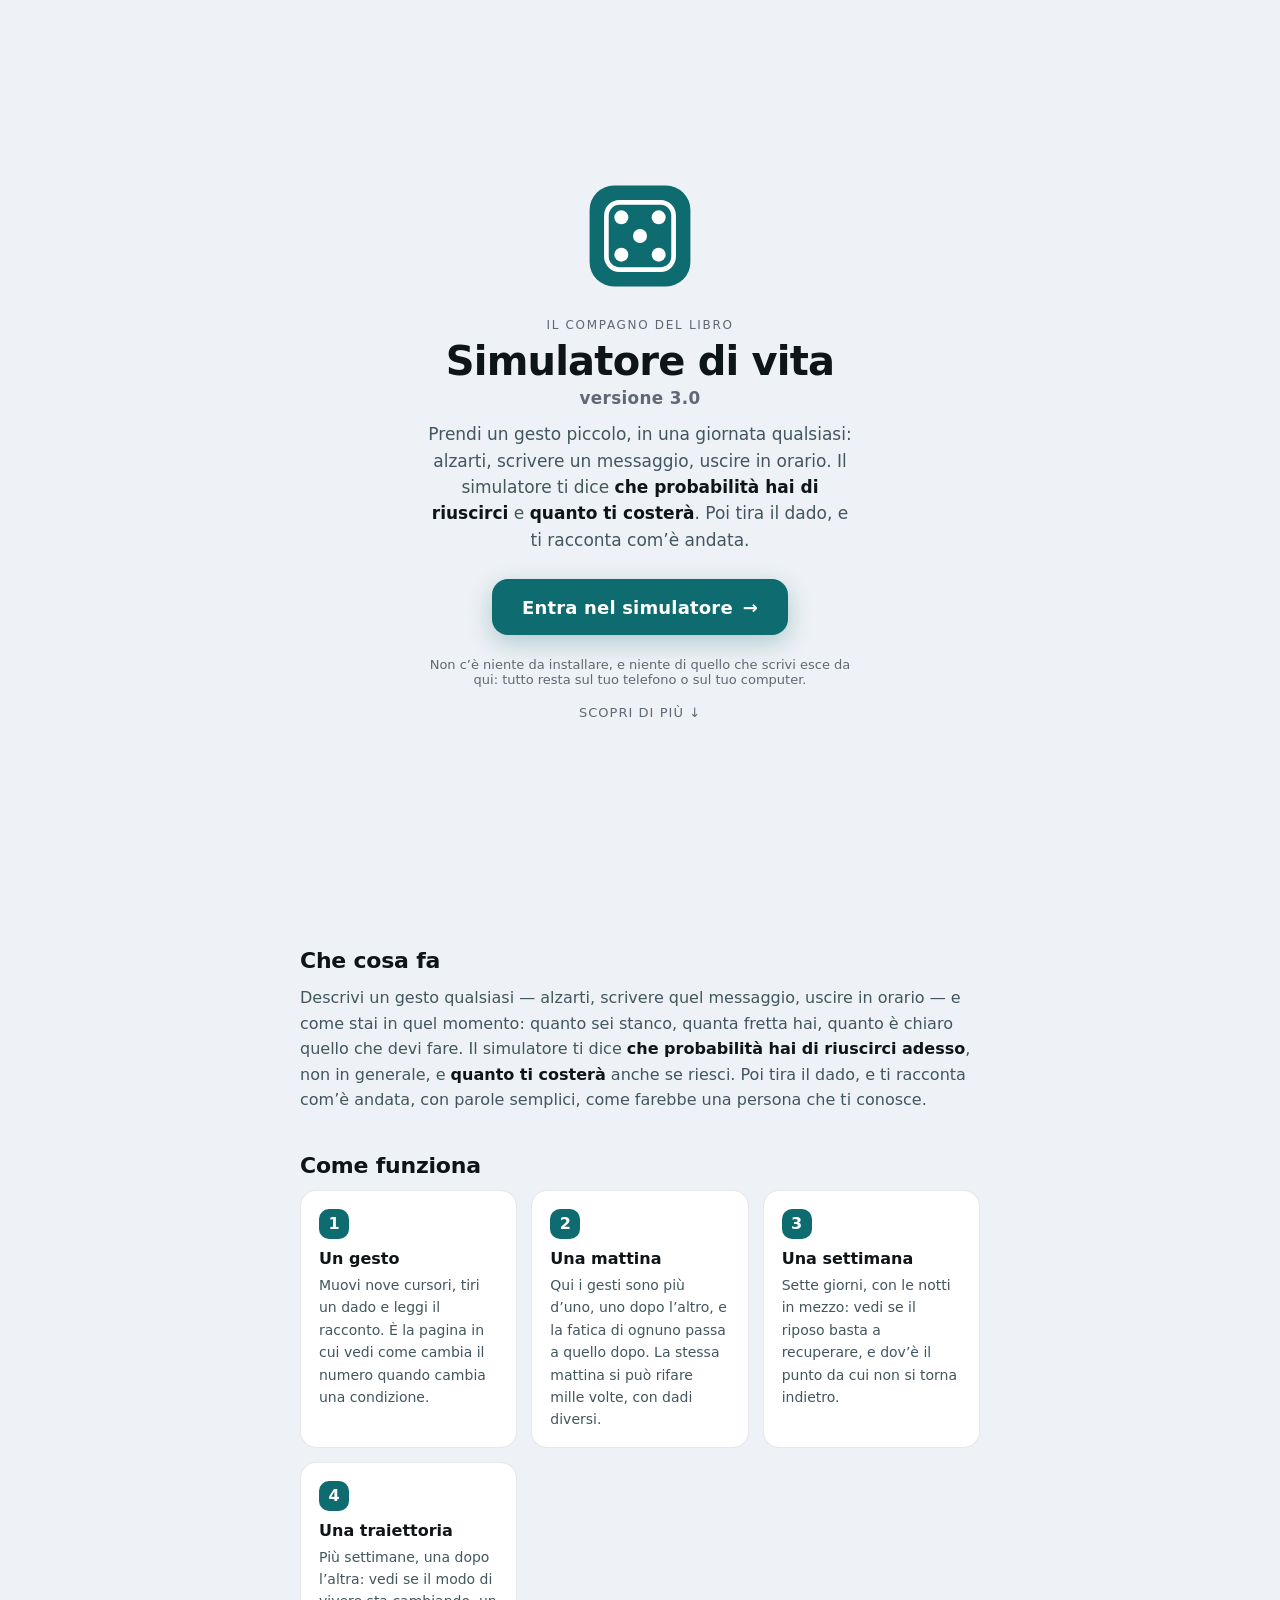
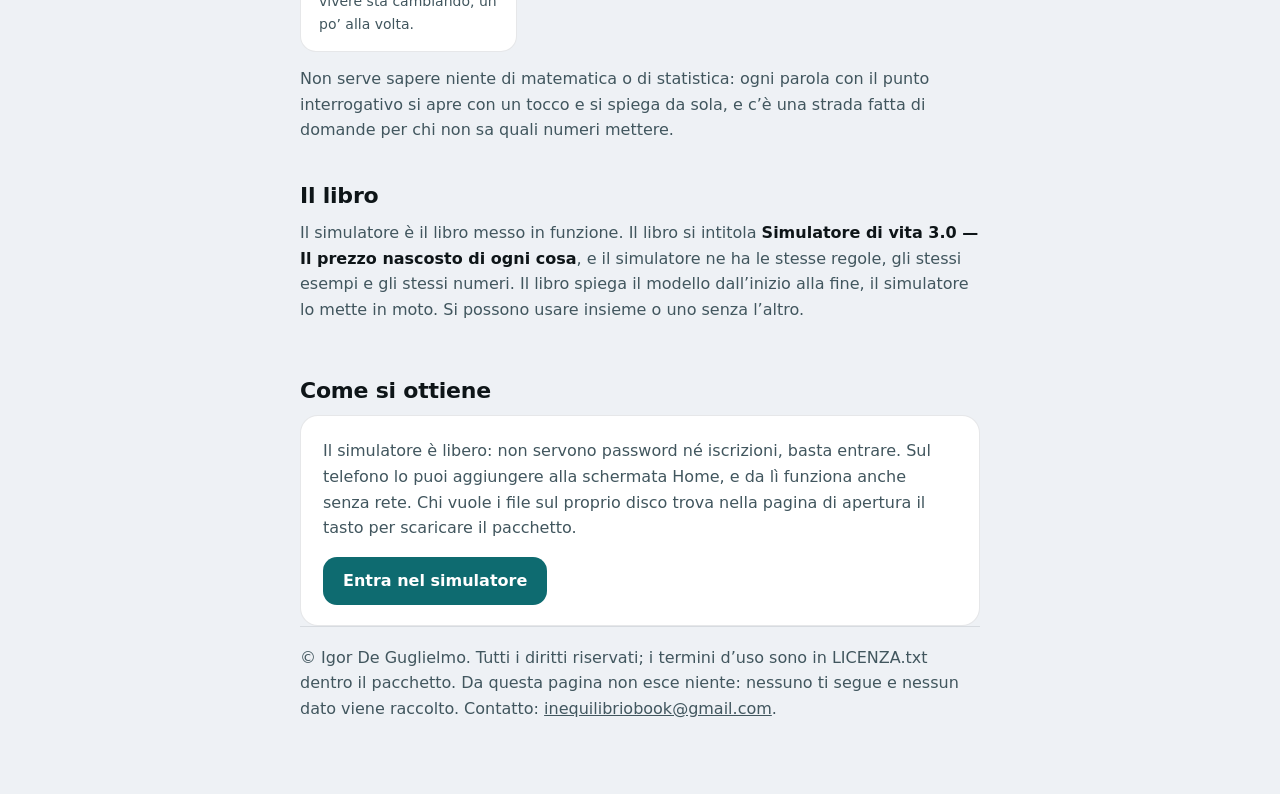
<file: index.html>
<!doctype html>
<html lang="it" data-tema="chiaro">
<head>
<meta charset="utf-8">
<meta name="viewport" content="width=device-width, initial-scale=1, viewport-fit=cover">
<title>Simulatore di vita 3.0</title>
<meta name="description" content="Il simulatore che accompagna il libro «Simulatore di vita 3.0»: prende un gesto piccolo in una giornata qualsiasi, dice che probabilità hai di riuscire e quanto ti costerà, poi tira il dado e racconta com’è andata. Funziona sul telefono, sul tablet e sul computer, anche senza rete.">
<meta property="og:title" content="Simulatore di vita 3.0">
<meta property="og:description" content="Che probabilità hai di riuscire, e quanto ti costerà. Il simulatore del libro, sul telefono e sul computer.">
<meta property="og:type" content="website">
<meta property="og:image" content="app/icone/icona-512.png">
<meta name="robots" content="index, follow">
<!-- LA PAGINA DI BENVENUTO (17/09/2026).
     Igor: «siccome è una web app, scriverei una pagina introduttiva: due righe, elegante,
     professionale ma anche un po' simpatica, animata, con il tasto che attiva il
     simulatore; perché "Ce l'hai fatta, sì o no?" sa di pagina interna». E' la prima
     cosa che si vede dall'indirizzo web e dall'icona sul telefono: il dado che tira e si
     ferma, il nome, due righe, un tasto. Tutto sta in questo file, senza altri
     caricamenti, così compare subito anche senza rete. Dal disco (doppio clic) si
     continua a entrare da APRI-QUI.html, come dice il libro. -->
<link rel="manifest" href="manifest.webmanifest">
<meta name="theme-color" content="#14556E">
<link rel="icon" href="app/icone/icona-192.png">
<link rel="apple-touch-icon" href="app/icone/icona-180.png">
<meta name="apple-mobile-web-app-capable" content="yes">
<meta name="apple-mobile-web-app-title" content="Simulatore">
<style>
  :root {
    --piano: #eef1f5; --superficie: #ffffff; --inchiostro: #0e1518; --inchiostro-2: #41565e;
    --inchiostro-3: #5f6874; --azione: #0e6b70; --azione-scura: #0b565a; --su-azione: #ffffff;
    --bordo: rgba(16,24,40,.10);
  }
  @media (prefers-color-scheme: dark) {
    :root { --piano: #0b0d11; --superficie: #181b22; --inchiostro: #ffffff; --inchiostro-2: #c2c8d2;
            --inchiostro-3: #8b93a1; --azione: #1d8a90; --azione-scura: #166c71; --bordo: rgba(255,255,255,.12); }
  }
  * { box-sizing: border-box; }
  html, body { margin: 0; min-height: 100%; }
  body {
    background: var(--piano); color: var(--inchiostro);
    font-family: system-ui, -apple-system, BlinkMacSystemFont, "Segoe UI", Roboto, sans-serif;
    display: flex; align-items: center; justify-content: center;
    min-height: 100vh; min-height: 100dvh;
    padding: 24px 20px calc(24px + env(safe-area-inset-bottom));
  }
  .benvenuto { width: 100%; max-width: 480px; text-align: center; }
  .dado { width: 112px; height: 112px; margin: 0 auto 26px; display: block; transform-origin: 50% 50%; }
  .occhiello { margin: 0 0 8px; font-size: 12px; letter-spacing: .14em; text-transform: uppercase; color: var(--inchiostro-3); }
  h1 { margin: 0 0 14px; font-size: clamp(30px, 8vw, 40px); line-height: 1.08; letter-spacing: -.02em; font-weight: 700; }
  h1 small { display: block; font-size: .42em; font-weight: 600; letter-spacing: .02em; color: var(--inchiostro-3); margin-top: 6px; }
  .righe { margin: 0 auto 26px; max-width: 40ch; font-size: 17px; line-height: 1.55; color: var(--inchiostro-2); text-align: center; }
  .righe b { color: var(--inchiostro); }
  .entra {
    display: inline-flex; align-items: center; justify-content: center; gap: 10px;
    min-height: 56px; padding: 0 30px; border-radius: 16px; border: 0;
    background: var(--azione); color: var(--su-azione); text-decoration: none;
    font-size: 18px; font-weight: 700; letter-spacing: .01em;
    box-shadow: 0 8px 24px rgba(14,107,112,.28);
    transition: transform .08s ease, background-color .15s ease;
  }
  .entra:hover, .entra:focus-visible { background: var(--azione-scura); outline: none; }
  .entra:active { transform: translateY(1px); }
  .entra .freccia { transition: transform .2s ease; }
  .entra:hover .freccia { transform: translateX(4px); }
  .nota { margin: 22px 0 0; font-size: 13px; color: var(--inchiostro-3); }
  .nota a { color: inherit; }

  /* LE ANIMAZIONI SONO UN DI PIU'. Valgono solo quando il documento porta la
     classe «anima», che gli da' uno script all'apertura; e dopo tre secondi
     lo stesso script mette «ferma», che rende tutto visibile e fermo comunque.
     Cosi', se le animazioni non partono (un visualizzatore che le blocca, uno
     script che non gira), la pagina si vede lo stesso: prima era bianca. */
  .anima .dado { animation: tira 2.1s cubic-bezier(.2,.9,.3,1.05) both; }
  @keyframes tira {
    0%   { transform: translateY(-140px) rotate(-260deg) scale(.7); opacity: 0; }
    35%  { opacity: 1; }
    60%  { transform: translateY(12px) rotate(30deg) scale(1.04); }
    78%  { transform: translateY(-10px) rotate(-8deg) scale(1); }
    90%  { transform: translateY(3px) rotate(2deg); }
    100% { transform: translateY(0) rotate(0deg) scale(1); opacity: 1; }
  }
  .anima .punto { animation: accendi .35s ease both; }
  .anima .punto:nth-child(2) { animation-delay: 1.9s; }
  .anima .punto:nth-child(3) { animation-delay: 2.0s; }
  .anima .punto:nth-child(4) { animation-delay: 2.1s; }
  .anima .punto:nth-child(5) { animation-delay: 2.2s; }
  .anima .punto:nth-child(6) { animation-delay: 2.3s; }
  @keyframes accendi { from { opacity: 0; transform: scale(.3); } to { opacity: 1; transform: scale(1); } }
  .anima .occhiello { animation: sale .7s ease 1.4s both; }
  .anima h1 { animation: sale .7s ease 1.55s both; }
  .anima .righe { animation: sale .7s ease 1.75s both; }
  .anima .entra { animation: sale .7s ease 2.0s both; }
  .anima .nota { animation: sale .7s ease 2.3s both; }
  @keyframes sale { from { opacity: 0; transform: translateY(10px); } to { opacity: 1; transform: none; } }
  .ferma .dado, .ferma .punto, .ferma .occhiello, .ferma h1, .ferma .righe, .ferma .entra, .ferma .nota {
    animation: none !important; opacity: 1 !important; transform: none !important;
  }
  @media (prefers-reduced-motion: reduce) {
    .anima .dado, .anima .punto, .anima .occhiello, .anima h1, .anima .righe, .anima .entra, .anima .nota { animation: none; }
  }

  /* LA VETRINA (18/09/2026): sotto il benvenuto, per chi arriva qui senza
     sapere niente — che cosa fa, come funziona, il libro, come si ottiene.
     Il benvenuto resta a schermo intero; la vetrina comincia sotto, e ci si
     arriva scorrendo o con il tasto «Scopri di più». */
  body { display: block; padding: 0; }
  .benvenuto { min-height: 100vh; min-height: 100dvh; display: flex; flex-direction: column; align-items: center; justify-content: center; margin: 0 auto; padding: 24px 20px calc(24px + env(safe-area-inset-bottom)); }
  .scopri { margin: 18px 0 0; font-size: 13px; color: var(--inchiostro-3); text-decoration: none; letter-spacing: .08em; text-transform: uppercase; }
  .scopri:hover { color: var(--azione); }
  .vetrina { max-width: 720px; margin: 0 auto; padding: 8px 20px 60px; text-align: left; }
  .vetrina h2 { font-size: 22px; letter-spacing: -.01em; margin: 40px 0 12px; }
  .vetrina p { font-size: 16px; line-height: 1.6; color: var(--inchiostro-2); margin: 0 0 12px; }
  .vetrina p b { color: var(--inchiostro); }
  .schede { display: grid; grid-template-columns: repeat(auto-fit, minmax(200px, 1fr)); gap: 14px; margin-top: 8px; }
  .scheda { background: var(--superficie); border: 1px solid var(--bordo); border-radius: 16px; padding: 18px 18px 16px; }
  .scheda .n { display: inline-grid; place-items: center; width: 30px; height: 30px; border-radius: 10px; background: var(--azione); color: var(--su-azione); font-weight: 800; margin-bottom: 10px; }
  .scheda h3 { margin: 0 0 6px; font-size: 16px; }
  .scheda p { font-size: 14px; margin: 0; }
  .tasti { display: flex; flex-wrap: wrap; gap: 10px; margin-top: 16px; }
  .tasto { display: inline-flex; align-items: center; justify-content: center; min-height: 48px; padding: 0 20px; border-radius: 14px; font-weight: 700; text-decoration: none; font-size: 16px; }
  .tasto.pieno { background: var(--azione); color: var(--su-azione); }
  .tasto.vuoto { border: 1.5px solid var(--azione); color: var(--azione); background: transparent; }
  .tasto[hidden] { display: none; }
  .ottieni { background: var(--superficie); border: 1px solid var(--bordo); border-radius: 18px; padding: 22px 22px 20px; }
  .piede { margin-top: 44px; padding-top: 18px; border-top: 1px solid var(--bordo); font-size: 13px; color: var(--inchiostro-3); }
  .piede a { color: inherit; }
</style>
</head>
<body>
<script>(function(){var r=document.documentElement;r.className+=" anima";setTimeout(function(){r.className+=" ferma";},3000);}());</script>
<main class="benvenuto">
  <svg class="dado" viewBox="0 0 120 120" aria-hidden="true">
    <rect x="6" y="6" width="108" height="108" rx="26" fill="var(--azione)"/>
    <rect x="24" y="24" width="72" height="72" rx="14" fill="none" stroke="#fff" stroke-width="5"/>
    <circle class="punto" cx="40" cy="40" r="7.5" fill="#fff"/>
    <circle class="punto" cx="80" cy="40" r="7.5" fill="#fff"/>
    <circle class="punto" cx="60" cy="60" r="7.5" fill="#fff"/>
    <circle class="punto" cx="40" cy="80" r="7.5" fill="#fff"/>
    <circle class="punto" cx="80" cy="80" r="7.5" fill="#fff"/>
  </svg>
  <p class="occhiello">Il compagno del libro</p>
  <h1>Simulatore di vita <small>versione 3.0</small></h1>
  <p class="righe">Prendi un gesto piccolo, in una giornata qualsiasi: alzarti, scrivere un messaggio, uscire in orario. Il simulatore ti dice <b>che probabilità hai di riuscirci</b> e <b>quanto ti costerà</b>. Poi tira il dado, e ti racconta com’è andata.</p>
  <a class="entra" href="APRI-QUI.html">Entra nel simulatore <span class="freccia" aria-hidden="true">→</span></a>
  <p class="nota">Non c’è niente da installare, e niente di quello che scrivi esce da qui: tutto resta sul tuo telefono o sul tuo computer.</p>
  <a class="scopri" href="#vetrina">Scopri di più ↓</a>
</main>

<section class="vetrina" id="vetrina">
  <h2>Che cosa fa</h2>
  <p>Descrivi un gesto qualsiasi — alzarti, scrivere quel messaggio, uscire in orario — e come stai in quel momento: quanto sei stanco, quanta fretta hai, quanto è chiaro quello che devi fare. Il simulatore ti dice <b>che probabilità hai di riuscirci adesso</b>, non in generale, e <b>quanto ti costerà</b> anche se riesci. Poi tira il dado, e ti racconta com’è andata, con parole semplici, come farebbe una persona che ti conosce.</p>
  <h2>Come funziona</h2>
  <div class="schede">
    <div class="scheda"><span class="n">1</span><h3>Un gesto</h3><p>Muovi nove cursori, tiri un dado e leggi il racconto. È la pagina in cui vedi come cambia il numero quando cambia una condizione.</p></div>
    <div class="scheda"><span class="n">2</span><h3>Una mattina</h3><p>Qui i gesti sono più d’uno, uno dopo l’altro, e la fatica di ognuno passa a quello dopo. La stessa mattina si può rifare mille volte, con dadi diversi.</p></div>
    <div class="scheda"><span class="n">3</span><h3>Una settimana</h3><p>Sette giorni, con le notti in mezzo: vedi se il riposo basta a recuperare, e dov’è il punto da cui non si torna indietro.</p></div>
    <div class="scheda"><span class="n">4</span><h3>Una traiettoria</h3><p>Più settimane, una dopo l’altra: vedi se il modo di vivere sta cambiando, un po’ alla volta.</p></div>
  </div>
  <p style="margin-top:14px">Non serve sapere niente di matematica o di statistica: ogni parola con il punto interrogativo si apre con un tocco e si spiega da sola, e c’è una strada fatta di domande per chi non sa quali numeri mettere.</p>

  <h2>Il libro</h2>
  <p id="vetrinaLibro">Il simulatore è il libro messo in funzione. Il libro si intitola <b>Simulatore di vita 3.0 — Il prezzo nascosto di ogni cosa</b>, e il simulatore ne ha le stesse regole, gli stessi esempi e gli stessi numeri. Il libro spiega il modello dall’inizio alla fine, il simulatore lo mette in moto. Si possono usare insieme o uno senza l’altro.</p>
  <div class="tasti" id="tastiLibro"></div>

  <h2>Come si ottiene</h2>
  <div class="ottieni" id="ottieni"></div>

  <p class="piede" id="piede"></p>
</section>

<script src="app/dati/vetrina.js"></script>
<script>
(function () {
  /* la vetrina legge app/dati/vetrina.js: cambiare canale di vendita vuol
     dire cambiare quel file, non questa pagina */
  var V = window.Vetrina || {};
  var esc = function (t) { return String(t).replace(/[&<>"]/g, function (c) { return { '&': '&amp;', '<': '&lt;', '>': '&gt;', '"': '&quot;' }[c]; }); };
  var tasti = document.getElementById('tastiLibro');
  if (V.libro && V.libro.url) {
    tasti.innerHTML = '<a class="tasto vuoto" href="' + esc(V.libro.url) + '" rel="noopener">Il libro</a>';
  }
  var o = document.getElementById('ottieni');
  var mail = 'mailto:' + (V.contatto || '') + '?subject=' + encodeURIComponent('Simulatore di vita 3.0');
  if (V.modalita === 'vendita' && V.acquisto && V.acquisto.url) {
    o.innerHTML = '<p>Il simulatore si acquista qui sotto: dopo il pagamento ricevi l’indirizzo per usarlo sul telefono, sul tablet e sul computer, e il pacchetto da tenere sul tuo disco, che funziona anche senza rete.</p>' +
      '<div class="tasti"><a class="tasto pieno" href="' + esc(V.acquisto.url) + '" rel="noopener">Acquista' + (V.acquisto.prezzo ? ' · ' + esc(V.acquisto.prezzo) : '') + '</a>' +
      '<a class="tasto vuoto" href="' + mail + '">Scrivi all’autore</a></div>';
  } else if (V.modalita === 'aperto') {
    o.innerHTML = '<p>Il simulatore è libero: non servono password né iscrizioni, basta entrare. Sul telefono lo puoi aggiungere alla schermata Home, e da lì funziona anche senza rete. Chi vuole i file sul proprio disco trova nella pagina di apertura il tasto per scaricare il pacchetto.</p>' +
      '<div class="tasti"><a class="tasto pieno" href="APRI-QUI.html">Entra nel simulatore</a></div>';
  } else {
    o.innerHTML = '<p>Il simulatore accompagna il libro. Chi ha il libro scrive all’autore, con il proprio nome e la ricevuta d’acquisto, e riceve l’indirizzo: da lì si usa sul telefono, sul tablet e sul computer, e si può scaricare il pacchetto da tenere sul proprio disco, che funziona anche senza rete.</p>' +
      '<div class="tasti"><a class="tasto pieno" href="' + mail + '">Scrivi all’autore</a></div>';
  }
  document.getElementById('piede').innerHTML =
    '© ' + esc(V.autore || '') + '. Tutti i diritti riservati; i termini d’uso sono in LICENZA.txt dentro il pacchetto. ' +
    'Da questa pagina non esce niente: nessuno ti segue e nessun dato viene raccolto. Contatto: <a href="' + mail + '">' + esc(V.contatto || '') + '</a>.';
}());
</script>
<script src="app/interfaccia/installa.js"></script>
</body>
</html>
</file>
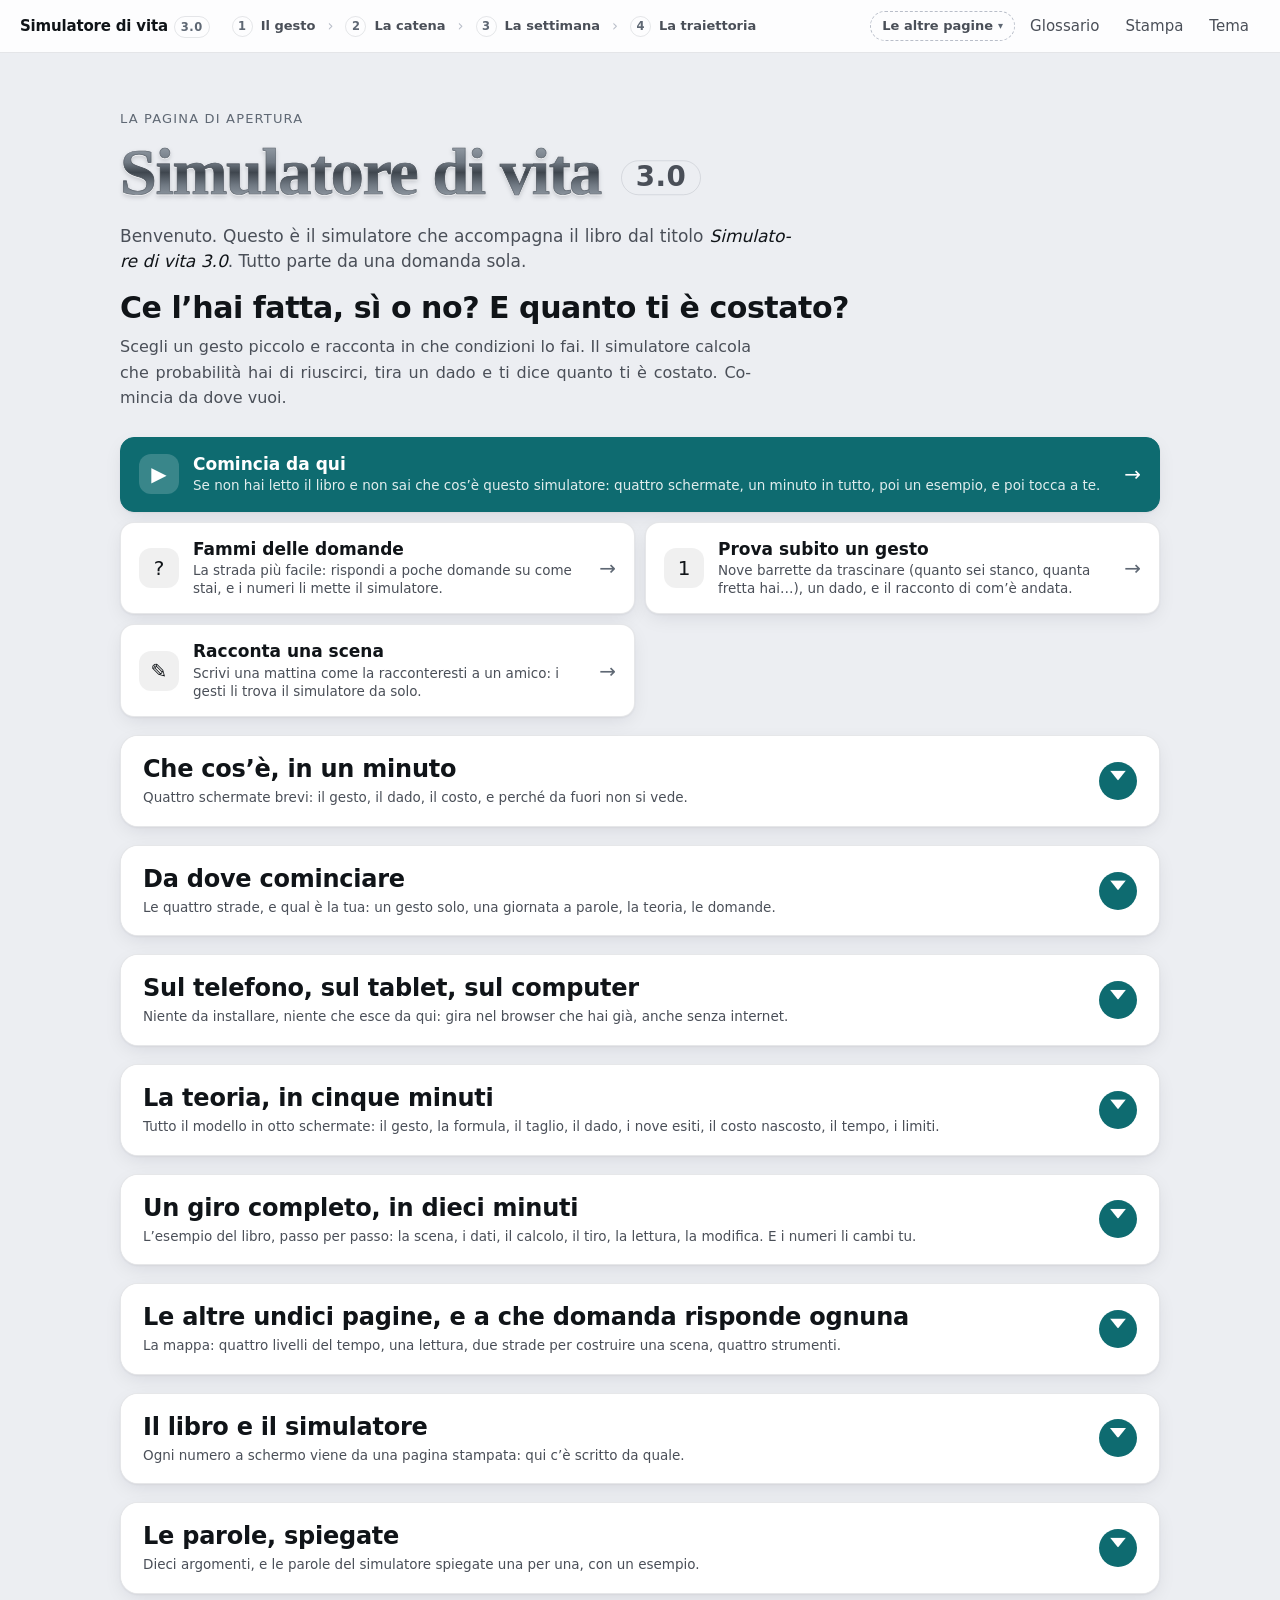
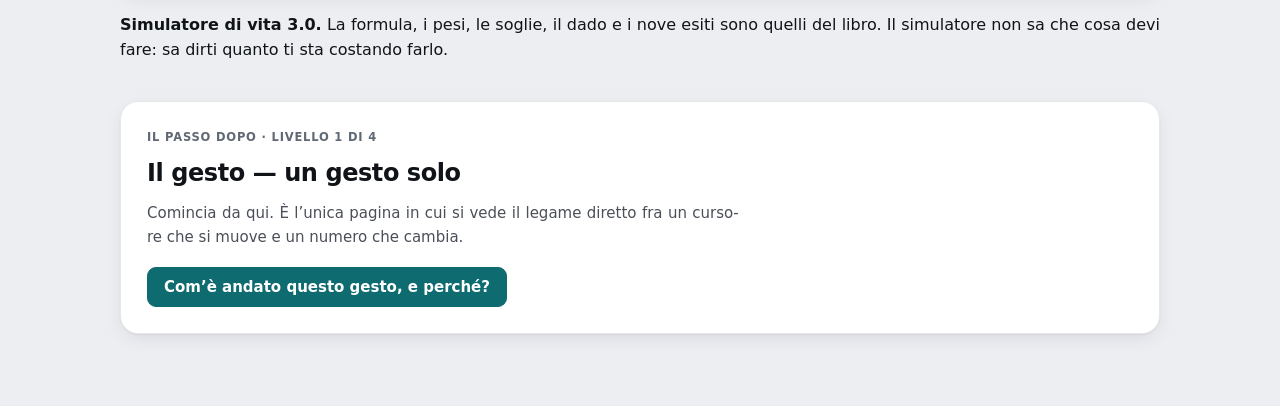
<file: APRI-QUI.html>
<!DOCTYPE html>
<html lang="it" data-tema="chiaro">
<head>
<meta charset="utf-8">
<meta name="viewport" content="width=device-width, initial-scale=1">
<title>Simulatore di vita 3.0 — apri qui</title>
<link rel="stylesheet" href="app/stile/stile.css?v=2026-09-17">
<link rel="manifest" href="manifest.webmanifest">
<meta name="theme-color" content="#14556E">
<link rel="icon" href="app/icone/icona-192.png">
<link rel="apple-touch-icon" href="app/icone/icona-180.png">
<meta name="apple-mobile-web-app-capable" content="yes">
<meta name="apple-mobile-web-app-title" content="Simulatore">
</head>
<body>
<div class="contenitore" style="position:relative">

  <div class="strumenti-alto no-stampa">
    <button id="stampa" title="Stampa questa pagina">Stampa</button>
    <button class="commutatore" id="tema">Tema scuro</button>
  </div>

  <header class="testata">
    <p class="occhiello">La pagina di apertura</p>
    <p class="titolo-opera" aria-label="Simulatore di vita 3.0"><span class="dorato"><span class="dorato-testo">Simulatore di vita</span></span> <span class="titolo-opera-versione">3.0</span></p>
    <p class="benvenuto-righe">Benvenuto. Questo è il simulatore che accompagna il libro
      dal titolo <em>Simulatore di vita 3.0</em>. Tutto parte da una domanda sola.</p>
    <h1>Ce l’hai fatta, sì o no? E quanto ti è costato?</h1>
    <p class="sottotitolo">Scegli un gesto piccolo e racconta in che condizioni lo fai. Il simulatore calcola che probabilità hai di riuscirci, tira un dado e ti dice quanto ti è costato. Comincia da dove vuoi.</p>
  </header>

  <!-- ====================== I TASTI GRANDI ====================== -->
  <nav class="tasti-grandi no-stampa" aria-label="Da dove cominciare">
    <a class="tasto-grande principale" href="#comincia" data-apri="#comincia">
      <span class="tg-icona" aria-hidden="true">▶</span>
      <span class="tg-testo"><b>Comincia da qui</b><small>Se non hai letto il libro e non sai che cos’è questo simulatore: quattro schermate, un minuto in tutto, poi un esempio, e poi tocca a te.</small></span>
      <span class="tg-freccia" aria-hidden="true">→</span></a>
    <a class="tasto-grande" href="QUESTIONARIO.html">
      <span class="tg-icona" aria-hidden="true">?</span>
      <span class="tg-testo"><b>Fammi delle domande</b><small>La strada più facile: rispondi a poche domande su come stai, e i numeri li mette il simulatore.</small></span>
      <span class="tg-freccia" aria-hidden="true">→</span></a>
    <a class="tasto-grande" href="IL-GESTO.html">
      <span class="tg-icona" aria-hidden="true">1</span>
      <span class="tg-testo"><b>Prova subito un gesto</b><small>Nove barrette da trascinare (quanto sei stanco, quanta fretta hai…), un dado, e il racconto di com’è andata.</small></span>
      <span class="tg-freccia" aria-hidden="true">→</span></a>
    <a class="tasto-grande" href="LA-SCENA.html">
      <span class="tg-icona" aria-hidden="true">✎</span>
      <span class="tg-testo"><b>Racconta una scena</b><small>Scrivi una mattina come la racconteresti a un amico: i gesti li trova il simulatore da solo.</small></span>
      <span class="tg-freccia" aria-hidden="true">→</span></a>
  </nav>

  <!-- ====================== CHE COS'È, IN UN MINUTO ====================== -->
  <section class="riquadro" id="comincia" data-apribile data-anteprima="Quattro schermate brevi: il gesto, il dado, il costo, e perché da fuori non si vede.">
    <h2>Che cos’è, in un minuto</h2>
    <div data-passi data-uscita="QUESTIONARIO.html" data-uscita-testo="Salta la spiegazione: voglio provare subito">
    <h3>Un gesto piccolo, in una giornata qualsiasi</h3>
    <p>
      Immagina una giornata qualsiasi, e dentro quella giornata un gesto piccolo (in queste
      pagine un gesto è un’azione sola, con un inizio e una fine): bere un bicchiere
      d’acqua, scrivere quel messaggio che rimandi da ore, alzarti dal divano.
      Questo simulatore ti chiede di raccontargli come stai in quel momento. Quanto sei
      stanco, quanta fretta hai, quanto è chiaro quello che devi fare. Poi ti dice che
      probabilità hai di riuscirci: non in generale, ma proprio adesso, nelle condizioni
      in cui ti trovi.
    </p>
    <h3>Poi tira un dado</h3>
    <p>
      A quel punto il simulatore tira un dado, perché una probabilità, da sola, non decide niente: dice soltanto quanto è facile che vada in un modo o nell’altro. È il dado a dire com’è andata davvero, e il simulatore te lo racconta, come farebbe un amico che
      era lì a guardare.
    </p>
    <h3>E ti dice quanto ti è costato</h3>
    <p>
      Un semplice calcolo di probabilità si fermerebbe qui: riuscito, oppure no. Questo modello invece continua, e ti dice <strong>quanto ti è costato riuscirci</strong>: quanta stanchezza ti ha lasciato addosso, e quanta te ne ritroverai quando arriverà il gesto successivo.
    </p>
    <h3>Da fuori non si vede</h3>
    <p>
      Una giornata andata bene e una andata bene a denti stretti, viste da fuori, sembrano quasi la stessa giornata. Chi ti guarda vede che ce l’hai fatta, ma
      non vede che cosa ti è costato. È quel costo che il simulatore prova a misurare.
    </p>
      <div data-passi-fine>
        <p><strong>E adesso?</strong> La cosa migliore è vedere tutto questo su un esempio, quello con cui comincia anche il libro: una persona sul divano che deve alzarsi a bere. Sette
          schermate, e poi tocca a te.</p>
        <p class="passo-scelte">
          <a class="bottone primario" href="#giro" data-apri="#giro">Vediamolo con un esempio</a>
          <a class="bottone secondario" href="QUESTIONARIO.html">Salto l’esempio: fammi le domande</a>
        </p>
      </div>
    </div>
  </section>

  <!-- ====================== DA DOVE COMINCIARE ====================== -->
  <section class="riquadro no-stampa" data-apribile data-anteprima="Le quattro strade, e qual è la tua: un gesto solo, una giornata a parole, la teoria, le domande.">
    <h2>Da dove cominciare</h2>
    <p class="senza-sopra">
      Non c’è un ordine da rispettare, e non c’è niente da leggere prima: puoi aprire una
      pagina qualunque e cominciare a usarla. Le quattro strade qui sotto, però, portano in
      posti diversi, e conviene sapere qual è la tua prima di incamminarti. Se non lo sai,
      prendi la seconda, perché è quella che la maggior parte delle persone sta cercando: si
      scrive una scena intera, cioè una fila di gesti uno dopo l’altro, così come la
      racconteresti a voce a un amico, e il simulatore la divide da solo nei gesti che contiene.
    </p>
    <div class="imbocchi">
      <a class="imbocco" href="IL-GESTO.html">
        <span class="imbocco-eti">Voglio provare subito</span>
        <strong>Un gesto solo</strong>
        <span class="imbocco-nota">Muovi i nove cursori, che sono le barrette da trascinare, una
          per ogni condizione. Poi tira il dado e leggi il racconto di com’è andata. In cinque minuti capisci che cosa fa questo modello.</span>
      </a>
      <a class="imbocco" href="LA-SCENA.html">
        <span class="imbocco-eti">Ho una scena intera da raccontare</span>
        <strong>Una giornata, a parole</strong>
        <span class="imbocco-nota">Scrivila come la racconteresti a voce, anche lunga. Il
        simulatore la divide nei gesti che contiene e li calcola <em>uno per uno</em>. Alla fine
        ti dice da quale parola è venuto fuori ogni numero.</span>
      </a>
      <a class="imbocco" href="#teoria">
        <span class="imbocco-eti">Voglio capire prima</span>
        <strong>La teoria, in cinque minuti</strong>
        <span class="imbocco-nota">Sta qui sotto, e non dà niente per scontato. Spiega che cosa conta come un gesto solo, com’è fatta la formula e perché c’è di mezzo un dado. E spiega perché i modi in cui un gesto può finire sono nove, e non due.</span>
      </a>
      <a class="imbocco" href="QUESTIONARIO.html">
        <span class="imbocco-eti">Non so che numeri mettere</span>
        <strong>Le domande le fa il simulatore</strong>
        <span class="imbocco-nota">Arrivi nello stesso posto della prima strada, ma per un’altra
        via. Qui i cursori non ci sono. Rispondi a qualche domanda, e i numeri del gesto li mette il
        simulatore al posto tuo.</span>
      </a>
    </div>
  </section>

  <section class="riquadro no-stampa" id="senza-internet" data-apribile data-anteprima="Niente da installare, niente che esce da qui: gira nel browser che hai già, anche senza internet.">
    <h2>Sul telefono, sul tablet, sul computer</h2>
    <p class="nota">
      <strong>Non serve internet, e non serve installare niente.</strong> Tutto quello che
      vedi gira dentro il browser che hai già, cioè il programma con cui apri le pagine di
      internet. Quindi si può usare su un treno, in aereo, o da una chiavetta infilata in un
      computer che non è il tuo. E quello che scrivi resta sul tuo dispositivo: in queste pagine non c’è niente che possa mandarlo fuori.
    </p>
    <!-- Da un indirizzo web, e solo da lì, qui compare il riquadro «sul telefono,
         sul tablet, sul computer» con l'installazione e il pacchetto da scaricare
         (lo scrive app/interfaccia/installa.js). Dal disco resta vuoto e nascosto. -->
    <div class="installa" data-installa hidden></div>
  </section>

  <!-- ====================== LA TEORIA ====================== -->
  <section class="riquadro" id="teoria" data-apribile data-anteprima="Tutto il modello in otto schermate: il gesto, la formula, il taglio, il dado, i nove esiti, il costo nascosto, il tempo, i limiti.">
    <h2>La teoria, in cinque minuti</h2>
    <div data-passi data-uscita="QUESTIONARIO.html" data-uscita-testo="Basta così: voglio provare">
    <p class="senza-sopra">
      Quello che segue è tutto il modello, e non una versione ridotta per chi comincia. Di
      matematica ce n’è poca, e ce n’è poca apposta: una somma, una tabella, un «taglio ai bordi»
      (il risultato non può scendere sotto 5 né salire sopra 95) e un dado. Può sembrare un limite, e invece è una scelta. Un modello che si può rifare a
      mano su un foglio è un modello che chiunque può controllare, e di cui chiunque può dire,
      con i numeri davanti, che sbaglia. È per questo che è stato tenuto così semplice.
    </p>

    <h3>1 · Il gesto, cioè l’unità di misura</h3>
    <p>
      Prima di tutto bisogna mettersi d’accordo su che cosa si misura. L’unità che il
      simulatore calcola è un gesto solo: qualcosa che ha un inizio e una fine che si
      riconoscono, e un risultato che si può osservare e raccontare. Il libro lo chiama
      <span data-parola="nodo">nodo</span>; in queste pagine si chiama semplicemente gesto.
      Bere un bicchiere d’acqua è un gesto. Fare la spesa non lo è, perché è una sequenza di
      gesti, e prima di calcolarla bisogna dividerla nei gesti che contiene. Rimettersi in
      salute, poi, non lo è per niente: sono migliaia di gesti, sparsi su mesi.
    </p>
    <p>
      Per riconoscerne uno c’è una regola semplice, e vale sempre. <strong>Se per dire com’è
      andata devi raccontare una storia, quello che stai guardando è troppo grande per essere
      un gesto solo.</strong> Il gesto è il gradino più basso, e sotto non si scende. Tutto
      quello che sta più in alto, una mattina o una settimana, si misura contando quanti
      gesti contiene.
    </p>

    <h3>2 · La formula: quello che aiuta, meno quello che ostacola</h3>
    <p>
      A ogni gesto il simulatore dà un numero, che dice quante possibilità su cento ha di riuscire. Si chiama <span data-parola="probabilita">probabilità
      operativa</span>, e si scrive Pn. Non viene da un calcolo complicato. È il risultato di
      una somma sola, ed eccola qui.
    </p>
    <div class="formula-libro" data-formula="madre"></div>
    <p>
      Si legge da sinistra verso destra, e ogni lettera è una parola abbreviata. Qui sotto le
      trovi scritte tutte per esteso, perché una sigla senza spiegazione è soltanto un
      ostacolo in più fra te e il modello. <strong>P₀</strong> è la probabilità di
      partenza: dice quanto è facile il gesto in sé, in una giornata qualunque, prima di
      guardare come stai oggi. Per bere un bicchiere d’acqua questo numero è alto, perché è
      una cosa che sai fare a occhi chiusi. Per compilare una pratica sul sito di un ufficio
      pubblico è basso, e non serve spiegare perché.
    </p>
    <p>
      Poi arrivano cinque voci che spostano quel numero in su o in giù, secondo come stanno le
      cose adesso. <strong>E</strong> sta per energia, e racconta come sta il corpo in questo
      momento: quanto hai dormito, se ti fa male qualcosa, se ti senti in forze o a pezzi.
      <strong>I</strong> sta per informazione, e dice quanto è chiaro quello che c’è da fare.
      <strong>T</strong> sta per tempo, e dice quanta fretta c’è. <strong>M</strong> sta per
      materialità, che è una parola un po’ rigida per dire l’ambiente intorno: lo spazio, gli
      oggetti, la luce, il rumore. <strong>BP</strong>, infine, sta per bonus protettivo, ed è
      l’aiuto concreto che in questo momento ti toglie davvero un peso dalle spalle: qualcuno
      che tiene il bambino mentre finisci, il modulo che trovi già compilato a metà.
    </p>
    <p>
      Le ultime tre voci, invece, tolgono soltanto, e tolgono parecchio. <strong>C</strong> è
      la complessità, cioè quanti pezzi vanno tenuti insieme nello stesso momento, e ognuno
      di quei pezzi costa cinque punti. È la voce che pesa di più in tutta la formula, e proprio per questo va contata con più cura delle altre. Attenzione: la complessità
      non è quanto un gesto ti sembra difficile. È il numero di cose che devi davvero tenere
      insieme e coordinare, nello stesso momento.
      <strong>STR</strong> sta per stress, ed è il carico che ti porti dietro dai giorni
      prima, la pressione accumulata, misurata da 0 a 100. Non toglie in proporzione, un po’
      per ogni punto. Toglie a gradini, secondo una tabella. Per questo passare da 59 a 60 di
      carico costa cinque punti tutti in una volta, mentre passare da 41 a 58 non costa
      niente. <strong>DEB</strong> sta per debito da insistenza, e conta le volte in cui si è
      insistito su una strada che non funzionava. Il modello lo usa di rado, di proposito,
      e ogni volta toglie cinque punti.
    </p>

    <h3>3 · Il taglio ai bordi: né impossibile, né certo</h3>
    <p>
      Qualunque cosa dica la somma, il risultato non scende mai sotto 5 e non sale mai sopra
      95. Questo <span data-parola="taglio">taglio</span> serve a impedire due bugie. La
      prima: se le condizioni sono pessime, la somma può dare anche meno tre, e il simulatore
      scrive cinque lo stesso. Perché nella vita quasi niente è davvero impossibile, e un
      modello che scrive zero afferma una cosa che non sa. La seconda bugia sta dall’altra
      parte. Con condizioni ottime la somma può superare cento, e il taglio la riporta a
      novantacinque, perché nemmeno il gesto più facile del mondo riesce proprio sempre.
    </p>

    <h3>4 · Il dado: la parte che nessuna analisi riesce a cogliere</h3>
    <p>
      A questo punto c’è un numero, ma non c’è ancora un esito. Sapere che un gesto ha settanta probabilità su cento di riuscire non dice se stasera è riuscito. Allora il simulatore
      tira un <span data-parola="dado">dado</span> da cento facce, e se il numero che esce non
      supera la probabilità, il gesto riesce. Non ci sono colpi fortunati che valgono doppio,
      e non ci sono numeri che fanno fallire da soli: tutti i cento numeri hanno la stessa
      possibilità di uscire.
    </p>
    <p>
      Quel dado non è un ornamento, e non è nemmeno una scorciatoia presa per pigrizia. È il
      posto in cui il modello mette <strong>tutto quello che nessuna analisi riesce a
      prevedere</strong>: una frase che ti sfugge mentre leggi, un pensiero che arriva di
      traverso e ti distrae, l’attenzione che per due minuti tiene un po’ meno. Non sono
      misteri: sono increspature troppo piccole per essere viste in anticipo. La <span
      data-parola="taratura">taratura</span>, cioè il lavoro di guardare la scena e scegliere
      i nove numeri che la descrivono, non può prevederle una per una, e allora le lascia al
      dado, che viene tirato <em>dopo</em> il calcolo, mai prima. Il caso non decide quanto
      sei capace: decide soltanto come va quella volta lì.
    </p>

    <h3>5 · Nove esiti, perché due non bastano</h3>
    <p>
      Il dado, però, dice soltanto se il gesto è riuscito o no, e non dice altro. Ed è qui che il
      modello si allontana da un semplice calcolo di probabilità. È il punto che più di tutti
      vale la pena di capire. Riuscito e fallito sono due parole troppo povere per raccontare
      una giornata, e allora il simulatore ne usa nove. Non sono gradi diversi della stessa
      cosa, come i voti a scuola: sono modi diversi in cui un gesto può finire.
    </p>
    <p>
      Di riuscire ci sono quattro modi. C’è il <strong>successo pulito</strong>, che non è
      costato niente di importante. C’è il <strong>successo costoso ma sostenibile</strong>,
      che chiede una pausa vera, ma con quella pausa il conto è chiuso. C’è il <strong>successo
      danneggiato</strong>, dove il risultato c’è ma qualcosa resta peggiorato. E c’è il
      <strong>successo tossico</strong>, dove riuscire <em>in quel modo</em> insegna una regola sbagliata, che la prossima volta tornerà. Poi ce n’è uno tenuto da
      parte, perché è il più insidioso di tutti: il <strong>successo tecnico con fallimento
      umano</strong>, in cui il compito è fatto, ma la persona ne esce a pezzi. Di non riuscire, allo stesso
      modo, ci sono quattro modi. Il <strong>fallimento lieve</strong>: non è andata, il danno
      è piccolo e si può riprovare. Il fallimento <strong>tecnico</strong>: si è rotto
      qualcosa, un mezzo o uno strumento, e non la persona. Il fallimento
      <strong>sistemico</strong>: non è andata, e ha trascinato con sé anche il resto della
      giornata. E il <strong>quasi-collasso</strong>, quando molti segnali di allarme si
      presentano tutti insieme: è raro, e il modello è fatto perché lo sia.
    </p>
    <p>
      «Ce l’ho fatta» è una frase che rischia di chiudere il discorso troppo presto, perché
      lascia senza risposta due domande: <em>come ci sono arrivato? E che cosa ho bruciato
      per arrivarci?</em> I nove esiti servono proprio a non dimenticarle.
    </p>

    <h3>6 · Il costo nascosto, che nell’esito non si vede</h3>
    <p>
      Ogni gesto ha un costo, e non tutto quel costo si vede subito. La parte che si accumula
      in silenzio il modello la chiama <span data-parola="costo_nascosto">costo
      nascosto</span>, e per capirla basta una scena. Una sera vai a letto tardi per finire un
      lavoro. Il giorno dopo stai ancora bene, quello dopo un po’ meno, e tre giorni più tardi
      ti chiedi perché sei a pezzi, senza pensare nemmeno più a quella sera.
    </p>
    <p>
      È per questo che una scena sola non basta, e bisogna guardare un tempo più lungo: una giornata intera, poi una settimana. Il costo
      nascosto in un gesto non si vede. Si vede in una settimana.
    </p>

    <h3>7 · Quanto tempo si guarda per volta</h3>
    <p>
      Il libro distingue sei livelli del tempo: il nodo, la scena, la catena, la
      mini-settimana, la traiettoria e la spirale. Il simulatore ha una pagina per quattro di
      queste durate: sono quelle in cui c’è qualcosa che puoi cambiare tu, con i cursori. La
      pagina della settimana, poi, li mostra tutti e sei insieme. Ognuna delle quattro
      pagine vede una cosa che le altre non possono vedere. Non sono lo stesso grafico guardato via via da più lontano: sono domande diverse, ed è per questo che ognuna ha una pagina sua.
    </p>
    <ol class="livelli-teoria">
      <li><strong>Il gesto</strong> dice se un’azione sola riesce, e a che prezzo.</li>
      <li><strong>La catena</strong> — più gesti di seguito — dice quanto costa una sequenza,
        perché il secondo gesto parte già con il carico che il primo gli ha lasciato.</li>
      <li><strong>La settimana</strong> dice una cosa che nessuno dei due livelli
        precedenti riesce a dire, perché è l’unica che ha la notte dentro:
        <em>se il recupero sta ancora funzionando</em> (il recupero è la pausa che toglie
        carico davvero, non quella che dà solo sollievo).</li>
      <li><strong>La traiettoria</strong> — più settimane di fila — dice se sta cambiando il
        modo di vivere, e non solo com’è andata l’ultima settimana.</li>
    </ol>

    <h3 id="non-e">8 · Che cosa questo modello non è</h3>
    <p>
      Ci sono quattro cose che questo modello non è.
    </p>
    <ul class="cosa-non-e">
      <li><strong>Non è una previsione.</strong> Non dice che cosa succederà domani mattina.
        Prende domani mattina così come l’hai descritta, e ti mostra che cosa succederebbe se
        valessero le regole del modello. Quelle regole le ha scritte qualcuno, e possono
        sbagliare.</li>
      <li><strong>Non è una diagnosi, e non è uno strumento clinico.</strong> Nessun numero
        che esce da qui può entrare in una decisione clinica, assistenziale o giudiziaria.
        Serve a farsi domande migliori, non a rispondere al posto di chi deve decidere.</li>
      <li><strong>Non è una misura su una persona.</strong> I numeri che entrano nella scena
        li scrive qualcuno, e se quei numeri fossero altri il risultato sarebbe un altro.
        Per questo il simulatore ti lascia cambiarli, in ogni pagina: così vedi da te quanto
        il risultato dipende dai numeri che qualcuno ha scelto.</li>
      <li><strong>Non contiene una teoria della mente.</strong> Contiene una somma, una
        tabella a gradini, un taglio ai bordi e un dado. Tutto quello che sembra profondo
        viene da lì.</li>
    </ul>
    <p class="nota">
      Se dopo questi cinque minuti te ne viene voglia di altri venti, c’è <a
      href="IL-MODELLO.html">il modello letto per intero</a>. Sono diciannove capitoli,
      scritti per essere letti di seguito, e le figure si muovono mentre le guardi. Se invece
      vuoi la matematica aperta pezzo per pezzo, c’è <a href="LA-FORMULA.html">la matematica,
      da zero</a>. Lì, accanto a ogni passaggio, sta il codice che lo esegue.
    </p>
      <div data-passi-fine>
        <p class="passo-scelte">
          <a class="bottone primario" href="QUESTIONARIO.html">Adesso provo: fammi le domande</a>
          <a class="bottone secondario" href="#giro" data-apri="#giro">Prima l’esempio del libro</a>
        </p>
      </div>
    </div>
  </section>

  <!-- ====================== IL GIRO COMPLETO ====================== -->
  <section class="riquadro" id="giro" data-apribile data-anteprima="L’esempio del libro, passo per passo: la scena, i dati, il calcolo, il tiro, la lettura, la modifica. E i numeri li cambi tu.">
    <h2>Un giro completo, in dieci minuti</h2>
    <div data-passi data-uscita="QUESTIONARIO.html" data-uscita-testo="Basta così: adesso tocca a me">
    <p class="senza-sopra">
      Il libro, prima di qualunque formula, comincia con un esempio solo: una scena, i suoi
      numeri, il calcolo, un tiro di dado, che cosa vuol dire il risultato, e poi una modifica
      alla volta, per vedere che cosa cambia. Qui il giro è lo stesso, con una differenza:
      sulla carta i numeri sono stampati, qui invece li puoi cambiare tu.
    </p>
    <p>
      Quali numeri? I nove valori che descrivono la scena, cioè quanto è facile il gesto in sé,
      quanta energia c’è, quanta fretta, e così via, più il carico che la persona si porta
      dietro dai giorni prima. Come si cambiano? Ogni bottone qui sotto apre la pagina del
      gesto con quei numeri già al posto giusto. Lì accanto a ogni valore c’è un cursore,
      cioè una barretta da trascinare: la sposti, e la probabilità si ricalcola sotto i tuoi
      occhi. E perché farlo? Per capire quale dei numeri pesa davvero, e quanto. Se porti
      l’energia da −10 a 0 e la probabilità sale di dieci punti, sai che quella sera contava
      il corpo. Se sposti il tempo e cambia poco, sai che la fretta non era il problema. È
      così che il modello va usato: una modifica alla volta, e ogni volta si guarda che cosa
      è cambiato.
    </p>

    <h3>La scena</h3>
    <p>
      È sera. Una persona è seduta sul divano dopo una giornata pesante, e a un certo punto
      deve alzarsi per bere un bicchiere d’acqua. Nessuno lo chiamerebbe un problema, e
      infatti il libro non lo chiama così: lo chiama <span data-parola="nodo">nodo</span>,
      cioè un gesto piccolo, con un esito che si può guardare.
    </p>

    <h3>I dati</h3>
    <p>
      Per fare il calcolo, al modello bastano pochi numeri. Non gli serve sapere che tipo
      di persona è, che carattere ha o che storia ha alle spalle. Gli serve sapere com’è la
      situazione in questo momento: com’è il corpo, quanta fretta c’è, che cosa c’è intorno.
      Il primo numero è <strong>P0 = 70</strong>. È il punto di partenza del calcolo, e qui
      è alto, perché bere un bicchiere d’acqua è una cosa che si fa ogni giorno, senza
      pensarci.
      <strong>E = −10</strong>, perché il corpo è stanco e la schiena pesa. <strong>T =
      −4</strong>, perché non c’è nessuna fretta vera, ma la sera è quasi finita.
      <strong>I</strong>, <strong>M</strong> e <strong>BP</strong> restano a zero: non c’è
      niente da capire, l’ambiente non pesa, e non c’è nessun aiuto in più. <strong>C =
      0</strong>, perché è un passaggio solo e non c’è niente da coordinare. E poi c’è un
      numero che non viene da questa scena ma dai giorni prima, il carico che questa persona
      si porta dietro: <strong>STR = 84</strong> su 100.
    </p>

    <h3>Il calcolo</h3>
    <p>
      Si fa la somma: 70 − 10 + 0 − 4 + 0 + 0 − 0. Poi entra il carico, e a 84 la tabella a
      gradini toglie venti punti, non uno di meno e non uno di più. Resta <strong>36</strong>.
      Il taglio ai bordi qui non ha niente da fare, perché 36 sta già fra 5 e 95.
    </p>
    <p class="passo-scelte">
      <a id="giroBase" class="bottone primario" href="IL-GESTO.html">Aprila con i cursori, e verifica che dia 36</a>
    </p>
    <p class="nota">
      Una cosa da sapere prima di aprirla: a te il dado probabilmente non darà 42, come nel racconto qui sotto, perché viene tirato davvero ogni volta che apri la pagina. Il
      numero che non cambia mai è il 36. Ed è per farti vedere questo che il giro esiste.
    </p>

    <h3>Il tiro</h3>
    <p>
      Nel libro il dado esce con il numero 42. Per riuscire non doveva superare 36, e invece è
      andato oltre di sei punti. Il gesto non riesce, il modello lo chiama <strong>fallimento
      lieve</strong>, e il carico sale di un punto, a 85. A 85 si accende il «<span
      data-parola="pavimento">pavimento</span>», che è il nome che il libro dà a una difesa che il modello attiva da solo quando il carico è salito troppo. Con il pavimento acceso il riposo rende circa la metà, e il modello non lascia che le cose peggiorino ancora. Anche il racconto cambia: si fa più corto, e i consigli diventano pochi e semplici, perché in questo stato una strategia raffinata non reggerebbe.
    </p>

    <h3>La lettura</h3>
    <p>
      Trentasei su cento vuol dire che, con questi valori, il gesto riesce poco più di una
      volta su tre. Non vuol dire che la persona è pigra, e non vuol dire che stasera «doveva»
      farcela. Il numero da guardare non è il dado, che è andato come è andato: è il 36, e
      soprattutto da dove viene. Dieci punti se li è presi il corpo, quattro il tempo, venti il
      carico.
    </p>

    <h3>La modifica</h3>
    <p>
      Adesso il modello fa il suo mestiere, che è provare una modifica alla volta: mai due
      insieme, altrimenti non si saprebbe più quale delle due ha funzionato. La prima prova è con <strong>cinque minuti in più</strong>, cioè con il tempo che passa da −4 a 0. La
      probabilità sale a 40. Con lo stesso tiro di dado, il 42, il gesto fallisce ancora, ma
      per due punti, non più per sei.
    </p>
    <p class="passo-scelte">
      <a id="giroTempo" class="bottone secondario" href="IL-GESTO.html">Aprila con cinque minuti in più</a>
    </p>
    <p>
      La seconda prova è <strong>aspettare che il corpo ci sia</strong>, cioè portare l’energia da −10 a 0. La probabilità sale a 46, e lo stesso 42 diventa una riuscita:
      stretta, per quattro punti, ma una riuscita.
    </p>
    <p class="passo-scelte">
      <a id="giroEnergia" class="bottone secondario" href="IL-GESTO.html">Aprila aspettando che il corpo ci sia</a>
    </p>
    <p>
      Ma una ripetizione sola — cioè una sola prova della scena, con il suo tiro di dado —
      non decide niente. Se la stessa scena viene rifatta mille volte, ogni volta con un
      dado nuovo, la prima versione riesce in media trentasei volte su cento, mentre la
      seconda, quella con l’energia a 0, arriva a quarantasei: dieci punti in più. Il libro chiama «leva» ogni cosa che si cambia apposta, per vedere
      se il risultato migliora. Le leve si possono cercare nel gesto, ma di solito conviene
      cercarle prima nello stato, cioè nelle condizioni in cui la persona arriva al gesto. In
      pratica vuol dire un rientro vero: una pausa che toglie davvero un po’ di carico, cioè abbassa il numero che pesa su tutti i gesti che vengono dopo. Se vuoi
      vedere come si distribuiscono gli esiti, invece di un caso solo, c’è
      <a href="MONTECARLO.html">mille volte la stessa scena</a>. Rifà una scena come questa
      quante volte vuoi, e ti mostra la distribuzione, cioè quante volte esce ogni risultato
      su mille ripetizioni.
    </p>
      <div data-passi-fine>
        <p><strong>Adesso tocca a te.</strong> Non serve sapere che numeri mettere: la strada
          più facile è rispondere a poche domande su come stai, e il simulatore fa il resto.
          Se preferisci mettere i numeri con le tue mani, ci sono le barrette.</p>
        <p class="passo-scelte">
          <a class="bottone primario" href="QUESTIONARIO.html">Rispondo a qualche domanda</a>
          <a class="bottone secondario" href="IL-GESTO.html">Provo con le barrette</a>
        </p>
      </div>
    </div>
  </section>

  <!-- ====================== LE PAGINE ====================== -->
  <section class="riquadro no-stampa" data-apribile data-anteprima="La mappa: quattro livelli del tempo, una lettura, due strade per costruire una scena, quattro strumenti.">
    <h2>Le altre undici pagine, e a che domanda risponde ognuna</h2>
    <p class="senza-sopra">
      Con questa che stai leggendo le pagine sono dodici, e questa è l’unica che non calcola
      niente: è l’ingresso, e serve a orientarsi. Le altre undici lavorano, ma non sono tutte dello stesso tipo.
      Quattro guardano quattro durate di tempo, dalla più corta alla più lunga: un gesto, una catena di gesti, una settimana, più settimane. Una è il modello raccontato per intero, da leggere di seguito. Due
      sono strade diverse per costruire una scena. E le ultime quattro sono strumenti che si
      possono usare su qualunque durata.
    </p>
    <div id="mappaPagine"></div>
  </section>

  <!-- ====================== IL LIBRO ====================== -->
  <section class="riquadro" data-apribile data-anteprima="Ogni numero a schermo viene da una pagina stampata: qui c’è scritto da quale.">
    <h2>Il libro e il simulatore</h2>
    <p class="senza-sopra">
      Questo simulatore non si ispira a un libro: <strong>è il libro, messo in funzione</strong>,
      cioè le sue regole trasformate in un programma che le applica. Ogni
      numero che vedi a schermo viene da una pagina stampata, e questa tabella dice da quale.
    </p>
    <p class="nota">Tocca una riga: ti porta alla pagina del simulatore che spiega quel pezzo. A destra c’è scritto dove continuare a leggere nel libro.</p>
    <div class="ponte-libro">
      <a href="LA-FORMULA.html"><span class="k">La formula, i pesi, il taglio</span><span class="v">nel libro: Apparato B</span></a>
      <a href="IL-MODELLO.html#cap-9"><span class="k">I nove esiti</span><span class="v">nel libro: capitolo 13</span></a>
      <a href="IL-MODELLO.html#cap-7"><span class="k">I margini di successo e fallimento</span><span class="v">nel libro: capitolo 9</span></a>
      <a href="IL-MODELLO.html#cap-8"><span class="k">Il campo, cioè l’ambiente che risponde dopo il dado</span><span class="v">nel libro: capitolo 10</span></a>
      <a href="IL-MODELLO.html#cap-10"><span class="k">I sei livelli del tempo</span><span class="v">nel libro: capitolo 23</span></a>
      <a href="ESEMPI.html"><span class="k">Le dodici schede di calcolo</span><span class="v">nel libro: capitolo 39</span></a>
      <a href="MONTECARLO.html"><span class="k">Ripetere la stessa scena mille volte</span><span class="v">nel libro: capitolo 47</span></a>
      <a href="INDAGINE.html"><span class="k">Dove si rompe una sequenza, e con quanta certezza</span><span class="v">nel libro: capitolo 59</span></a>
      <a href="LA-SCENA.html"><span class="k">Quanto capisce la pagina di un racconto scritto in prosa</span><span class="v">nel libro: capitolo 60</span></a>
      <a href="LA-SCENA.html"><span class="k">Tu racconti il fatto, e la casella la mette la pagina</span><span class="v">nel libro: capitolo 61</span></a>
      <a href="#senza-internet"><span class="k">Perché si apre con un doppio clic</span><span class="v">nel libro: capitolo 48</span></a>
      <a href="#non-e"><span class="k">Che cosa il modello non è</span><span class="v">nel libro: capitolo 49</span></a>
      <a href="#mappaPagine"><span class="k">La guida di queste undici pagine</span><span class="v">nel libro: Apparato I</span></a>
    </div>
  </section>

  <!-- ====================== LE PAROLE ====================== -->
  <section class="riquadro" data-apribile data-anteprima="Dieci argomenti, e le parole del simulatore spiegate una per una, con un esempio.">
    <h2>Le parole, spiegate</h2>
    <p class="intro-tecnica">
      Il simulatore usa poche parole, e ognuna vuol dire una cosa precisa. Sono raccolte
      in dieci argomenti. Scegli quello che ti serve, e trovi le sue parole spiegate una
      per una, ognuna con un esempio che mostra come si usa. Il primo argomento sono le
      nove condizioni che imposti tu. Gli altri sono quello che ti ritrovi scritto nel risultato.
    </p>
    <div data-glossario></div>
  </section>

  <nav class="percorso no-stampa" id="percorso"></nav>

  <footer class="chiusura">
    <p><strong>Simulatore di vita 3.0.</strong> La formula, i pesi, le soglie, il dado e i nove
      esiti sono quelli del libro. Il simulatore non sa che cosa devi fare: sa dirti quanto ti
      sta costando farlo.</p>
  </footer>

</div>

<script src="app/dati/calibrazione.js"></script>
<script src="app/motore/lingua.js"></script>
<script src="app/dati/formule.js"></script>
<script src="app/interfaccia/formule-vista.js"></script>
<script src="app/dati/percorso.js"></script>
<script src="app/interfaccia/percorso-vista.js"></script>
<script src="app/dati/spiegazioni.js"></script>
<script src="app/interfaccia/glossario.js"></script>
<script src="app/dati/verifica.js"></script>
<script src="app/interfaccia/casa.js"></script>
<script src="app/interfaccia/schermate.js"></script>
<script src="app/interfaccia/attesa.js"></script>
<script src="app/dati/sillabazione-it.js"></script>
<script src="app/interfaccia/sillaba.js"></script>
<script src="app/interfaccia/installa.js"></script>
</body>
</html>
</file>
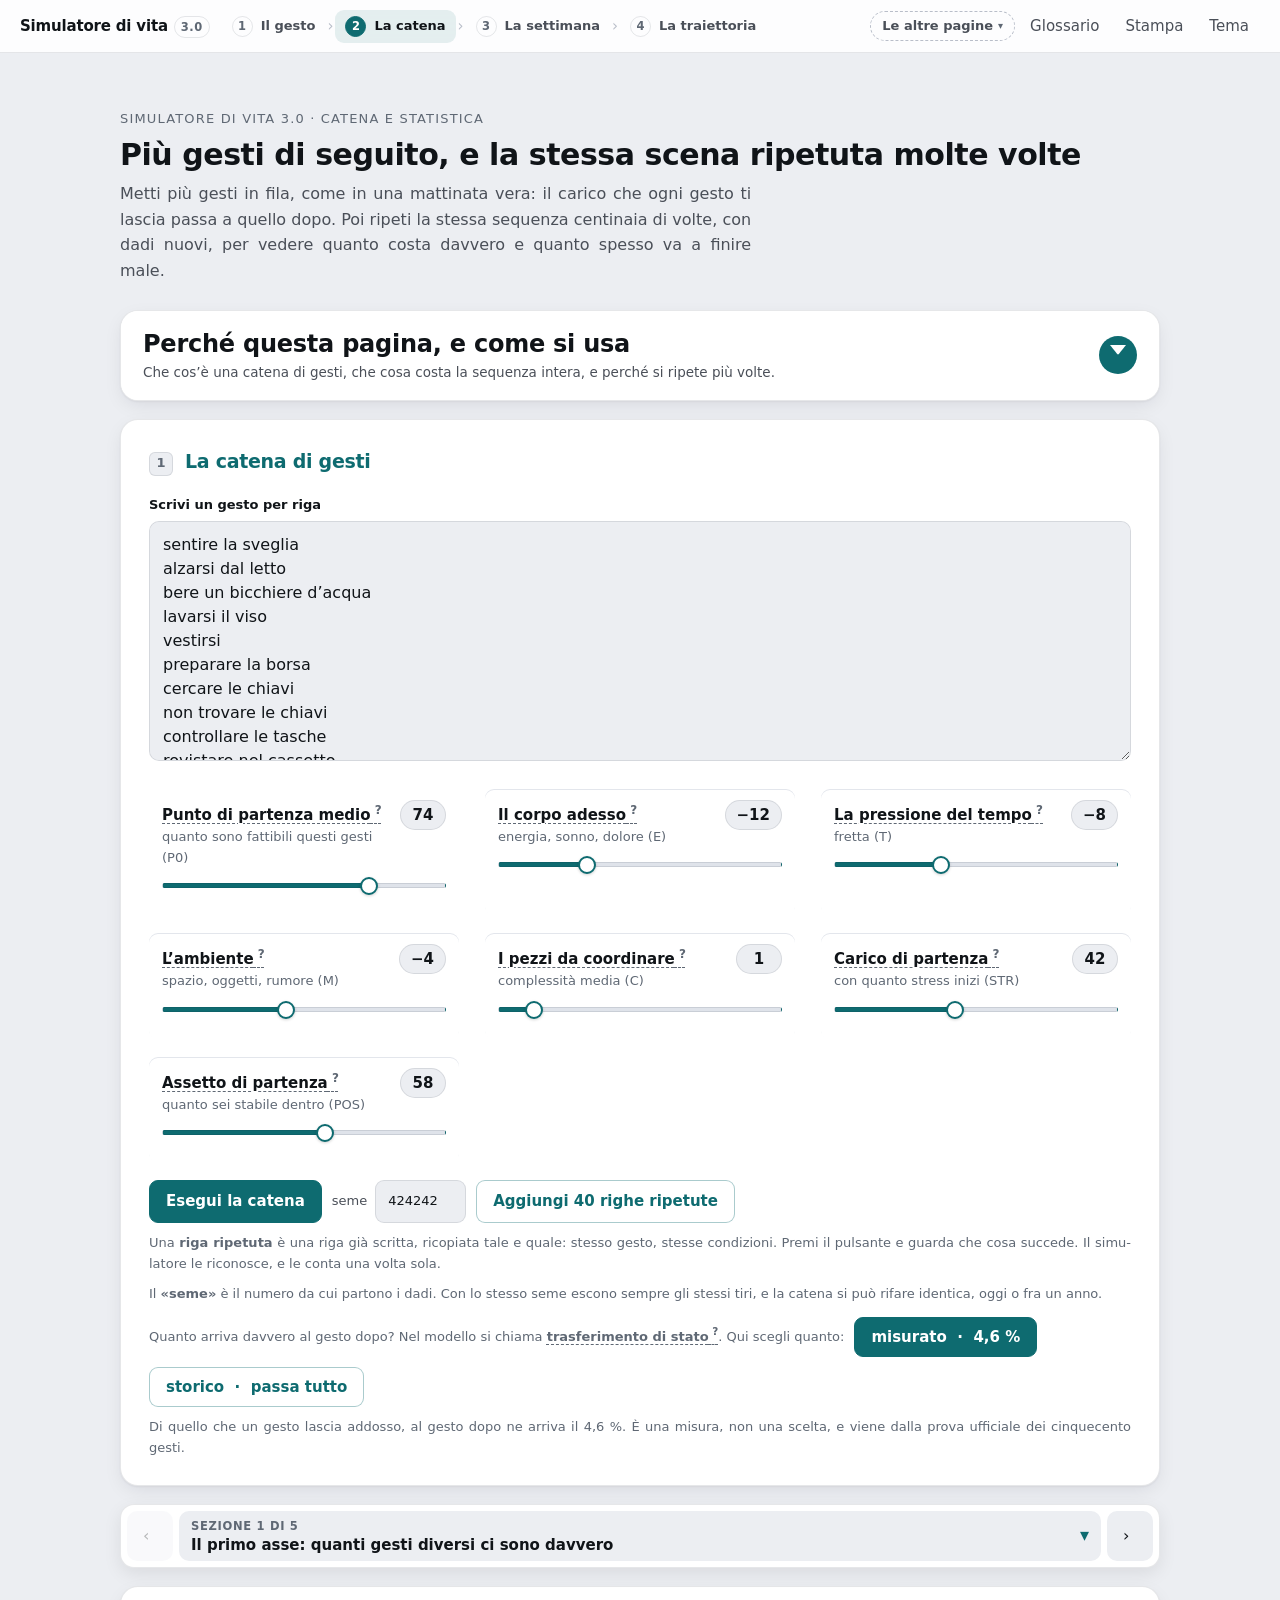
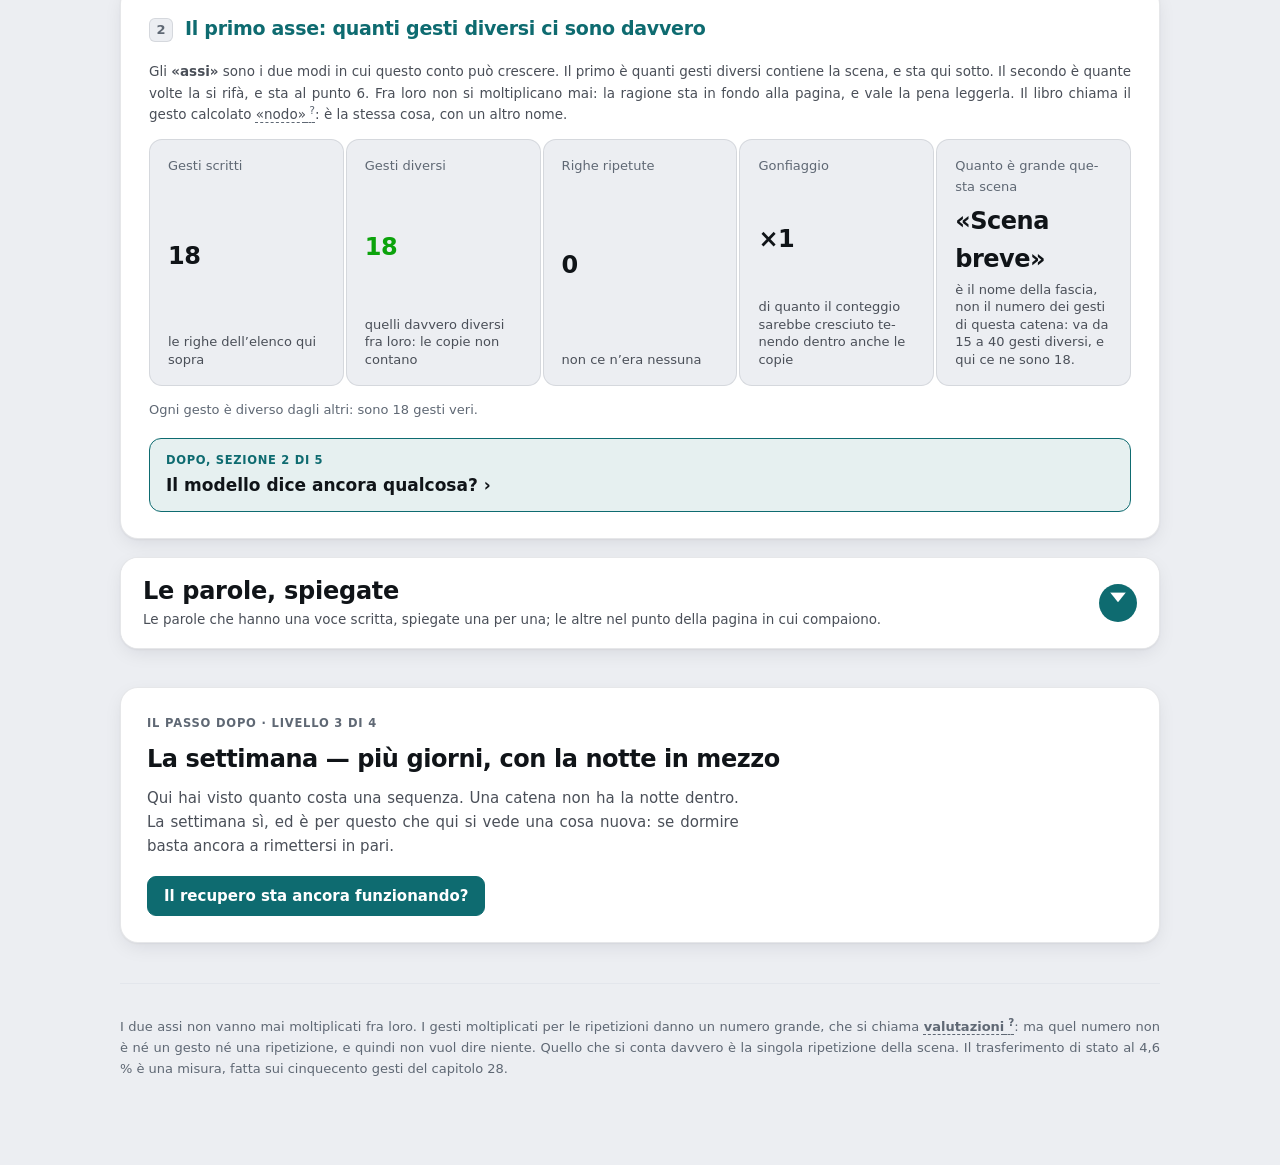
<file: CATENA.html>
<!DOCTYPE html>
<html lang="it" data-tema="chiaro">
<head>
<meta charset="utf-8">
<meta name="viewport" content="width=device-width, initial-scale=1">
<title>Catena di gesti e analisi statistica — Simulatore 3.0</title>
<link rel="stylesheet" href="app/stile/stile.css?v=2026-09-17">
<link rel="manifest" href="manifest.webmanifest">
<meta name="theme-color" content="#14556E">
<link rel="icon" href="app/icone/icona-192.png">
<link rel="apple-touch-icon" href="app/icone/icona-180.png">
<meta name="apple-mobile-web-app-capable" content="yes">
<meta name="apple-mobile-web-app-title" content="Simulatore">
</head>
<body>
<div class="contenitore" style="position:relative">

  <div class="strumenti-alto no-stampa">
    <button id="stampa" title="Stampa questa pagina">Stampa</button>
    <button class="commutatore" id="tema">Tema scuro</button>
  </div>

  <header class="testata">
    <p class="occhiello">Simulatore di vita 3.0 · catena e statistica</p>
    <h1>Più gesti di seguito, e la stessa scena ripetuta molte volte</h1>
    <p class="sottotitolo">
      Metti più gesti in fila, come in una mattinata vera: il carico che ogni gesto ti
      lascia passa a quello dopo. Poi ripeti la stessa sequenza centinaia di volte, con dadi
      nuovi, per vedere quanto costa davvero e quanto spesso va a finire male.
    </p>
  </header>

  <!-- ====================== PERCHÉ QUESTA PAGINA, E COME SI USA ====================== -->
  <section class="riquadro no-stampa" data-apribile data-anteprima="Che cos’è una catena di gesti, che cosa costa la sequenza intera, e perché si ripete più volte.">
    <h2>Perché questa pagina, e come si usa</h2>
    <div data-passi>
    <p>
      Fin qui hai guardato un gesto alla volta. In questa pagina i gesti si mettono uno dopo
      l’altro, a formare una «scena» (cioè una fila di gesti di seguito), ed è qui che tutto
      cambia. Un «gesto» è un’azione sola, con un inizio e una
      fine: bere un bicchiere d’acqua, non «fare la spesa». Il
      <span data-parola="carico">«carico»</span> è la pressione accumulata che ti porti
      dietro, da 0 a 100. Quello che il primo gesto ti lascia addosso te lo porti dentro il
      secondo, e quello che ti lascia il secondo te lo porti dentro il terzo. Quattro gesti
      facili, presi uno per uno, li fai tutti. Messi in fila, invece, diventano tutt’altra
      cosa.
    </p>
    <h3>Quanto costa la sequenza intera</h3>
    <p>
      Alla fine trovi scritto quanto è costata la sequenza intera. È questa la domanda della
      pagina, e non è la stessa cosa che chiedere se i gesti sono riusciti. Si può riuscire
      in tutto, e arrivare in fondo a pezzi.
    </p>
    <h3>Perché si ripete più volte</h3>
    <p>
      Poi la stessa fila viene ripetuta centinaia o migliaia di volte, e ogni giro ha dadi
      nuovi. Il dado è il numero estratto a caso, da 1 a 100, che decide se un gesto riesce.
      Così non guardi più un caso solo: guardi la forma di tutti i casi possibili.
    </p>
    </div>
  </section>

  <!-- ============ LA CATENA ============ -->
  <section class="riquadro no-stampa">
    <h2>1 · La catena di gesti</h2>
    <label class="etichetta-campo" for="gesti">
      Scrivi un gesto per riga
    </label>
    <textarea class="campo-lungo" id="gesti" rows="9" spellcheck="false"></textarea>

    <div class="griglia-cursori" id="cursoriCatena" style="margin-top:20px"></div>

    <div class="barra-azioni">
      <button class="primario" id="esegui">Esegui la catena</button>
      <span class="campo-seme">
        <label for="seme">seme</label>
        <input id="seme" type="number" value="424242">
      </span>
      <button id="duplica">Aggiungi 40 righe ripetute</button>
      <span class="nota senza-margini">Una <b>riga ripetuta</b> è una riga già scritta,
        ricopiata tale e quale: stesso gesto, stesse condizioni. Premi il pulsante e guarda
        che cosa succede. Il simulatore le riconosce, e le conta una volta sola.</span>
    </div>
    <p class="nota" style="margin:10px 0 0">Il <b>«seme»</b> è il numero da cui partono i
      dadi. Con lo stesso seme escono sempre gli stessi tiri, e la catena si può rifare
      identica, oggi o fra un anno.</p>
    <div class="avviso" id="erroreCatena" style="margin-top:12px" hidden></div>
    <div class="barra-azioni" style="margin-top:12px">
      <span class="nota senza-margini">Quanto arriva davvero al gesto dopo? Nel modello
        si chiama <b data-parola="trasferimento_di_stato">trasferimento di stato</b>. Qui
        scegli quanto:</span>
      <button id="cal32" class="primario">misurato &nbsp;·&nbsp; 4,6 %</button>
      <button id="calStorica">storico &nbsp;·&nbsp; passa tutto</button>
      <span class="nota senza-margini" id="notaCal"></span>
    </div>
  </section>

  <!-- ============ GRANULARITÀ ============ -->
  <section class="riquadro" data-scheda id="bloccoGran" hidden>
    <h2>2 · Il primo asse: quanti gesti <em>diversi</em> ci sono davvero</h2>
    <p class="intro-tecnica">
      Gli <b>«assi»</b> sono i due modi in cui questo conto può crescere. Il primo è quanti
      gesti diversi contiene la scena, e sta qui sotto. Il secondo è quante volte la si
      rifà, e sta al punto 6. Fra loro non si moltiplicano mai: la ragione sta in fondo
      alla pagina, e vale la pena leggerla. Il libro chiama il gesto calcolato
      <span data-parola="nodo">«nodo»</span>: è la stessa cosa, con un altro nome.
    </p>
    <div class="verifica" id="gran"></div>
    <p class="nota" id="granSpiega" style="margin-top:14px"></p>
  </section>

  <!-- ============ DIAGNOSI ============ -->
  <section class="riquadro" data-scheda id="bloccoDiag" hidden>
    <h2>3 · Il modello dice ancora qualcosa?</h2>
    <p class="intro-tecnica">
      Un modello che ha smesso di distinguere continua a dare numeri, e da fuori sembrano
      risposte come prima. È il guasto più insidioso che gli possa capitare, perché non dà
      nessun segnale: la macchina gira, e non dice più niente. Per questo qui sotto ci sono
      i cinque segni da guardare, per accorgersene in tempo.
    </p>
    <div class="verifica" id="diag"></div>
    <div id="avvisiSat"></div>
  </section>

  <!-- ============ IL RACCONTO ============ -->
  <section class="riquadro" data-scheda id="bloccoRacconto" hidden>
    <h2>4 · Che storia è stata questa sequenza</h2>
    <div id="racconto" class="racconto"></div>
  </section>

  <!-- ============ TRAIETTORIA ============ -->
  <section class="riquadro" data-scheda id="bloccoTrai" hidden>
    <h2>5 · Come cambia la persona, gesto dopo gesto</h2>
    <div class="esito-principale">
      <div>
        <div class="numero-eroe" id="strFinale">—</div>
        <div class="eroe-etichetta">carico accumulato alla fine (era <span id="strIniziale">—</span>)</div>
      </div>
      <div><span class="pillola" id="pillolaEsito"></span></div>
    </div>
    <div id="grafico"></div>
    <p class="nota" id="notaSat"></p>
    <details style="margin-top:14px">
      <summary class="riepilogo-piccolo">Vedi gesto per gesto in tabella</summary>
      <div class="avvolgi-tabella alta-limitata"><table class="dati" id="tabCatena"></table></div>
    </details>
  </section>

  <!-- ============ MONTE CARLO ============ -->
  <section class="riquadro" data-scheda id="bloccoMC" hidden>
    <h2>6 · Il secondo asse: la stessa scena, ripetuta molte volte</h2>
    <p class="senza-sopra">
      Ripetere vuol dire ripartire dall’inizio, con gli stessi identici gesti e dadi nuovi.
      Ognuna di queste prove si chiama <strong data-parola="ripetizione">«ripetizione»</strong>: è la stessa scena
      rifatta da capo con un dado diverso, e in tutte queste pagine si chiama sempre così.
      Il numero di «<span data-parola="ripetizioni">ripetizioni</span>» che scegli qui sotto
      dice soltanto quante farne. Servono perché un tiro solo non dimostra niente: da un
      lancio solo non si giudica nemmeno un dado.
    </p>
    <div class="barra-azioni senza-sopra spazio-sotto">
      <span class="nota senza-margini">quante ripetizioni:</span>
      <button data-rip="100">100</button>
      <button data-rip="1000">1.000</button>
      <button data-rip="10000">10.000</button>
      <span class="nota senza-margini" id="statoMC"></span>
    </div>
    <div class="verifica" id="mcTasselli"></div>

    <h3 style="font-size:13px;letter-spacing:.06em;text-transform:uppercase;color:var(--inchiostro-3);
               margin:26px 0 12px;font-weight:600">Come finisce la scena, su tutte le ripetizioni</h3>
    <div class="contributi" id="mcEsiti"></div>

    <div class="avviso" id="mcNota" style="border-left-color:var(--aiuta);background:color-mix(in srgb, var(--aiuta) 7%, var(--superficie))"></div>
  </section>
  <!-- ====================== LE PAROLE ====================== -->
  <section class="riquadro" data-apribile data-anteprima="Le parole che hanno una voce scritta, spiegate una per una; le altre nel punto della pagina in cui compaiono.">
    <h2>Le parole, spiegate</h2>
    <p class="intro-tecnica">
      Le parole del simulatore vogliono dire una cosa precisa. Qui sotto ci sono quelle
      che hanno una voce scritta, e le altre sono spiegate nel punto della pagina in cui
      compaiono.
    </p>
    <div data-glossario></div>
  </section>


  <footer class="piede">
    <p>I due assi non vanno mai moltiplicati fra loro. I gesti moltiplicati per le
      ripetizioni danno un numero grande, che si chiama <b data-parola="valutazioni">valutazioni</b>: ma
      quel numero non è né un gesto né una ripetizione, e quindi non vuol dire niente. Quello
      che si conta davvero è la singola ripetizione della scena. Il trasferimento di stato al
      4,6 % è una misura, fatta sui cinquecento gesti del capitolo 28.</p>
  </footer>
</div>



<script src="app/dati/calibrazione.js"></script>
<script src="app/motore/lingua.js"></script>
<script src="app/motore/casuale-mt.js"></script>
<script src="app/motore/nucleo.js"></script>
<script src="app/motore/stato.js"></script>
<script src="app/motore/microsemantica.js"></script>
<script src="app/motore/analisi.js"></script>
<script src="app/motore/racconto.js"></script>
<script src="app/interfaccia/racconto-vista.js"></script>
<script src="app/dati/percorso.js"></script>
<script src="app/interfaccia/percorso-vista.js"></script>
<script src="app/dati/spiegazioni.js"></script>
<script src="app/interfaccia/glossario.js"></script>
<script src="app/interfaccia/catena.js"></script>
<script src="app/interfaccia/schermate.js"></script>
<script src="app/interfaccia/attesa.js"></script>
<script src="app/dati/sillabazione-it.js"></script>
<script src="app/interfaccia/sillaba.js"></script>
<script src="app/interfaccia/installa.js"></script>
</body>
</html>
</file>
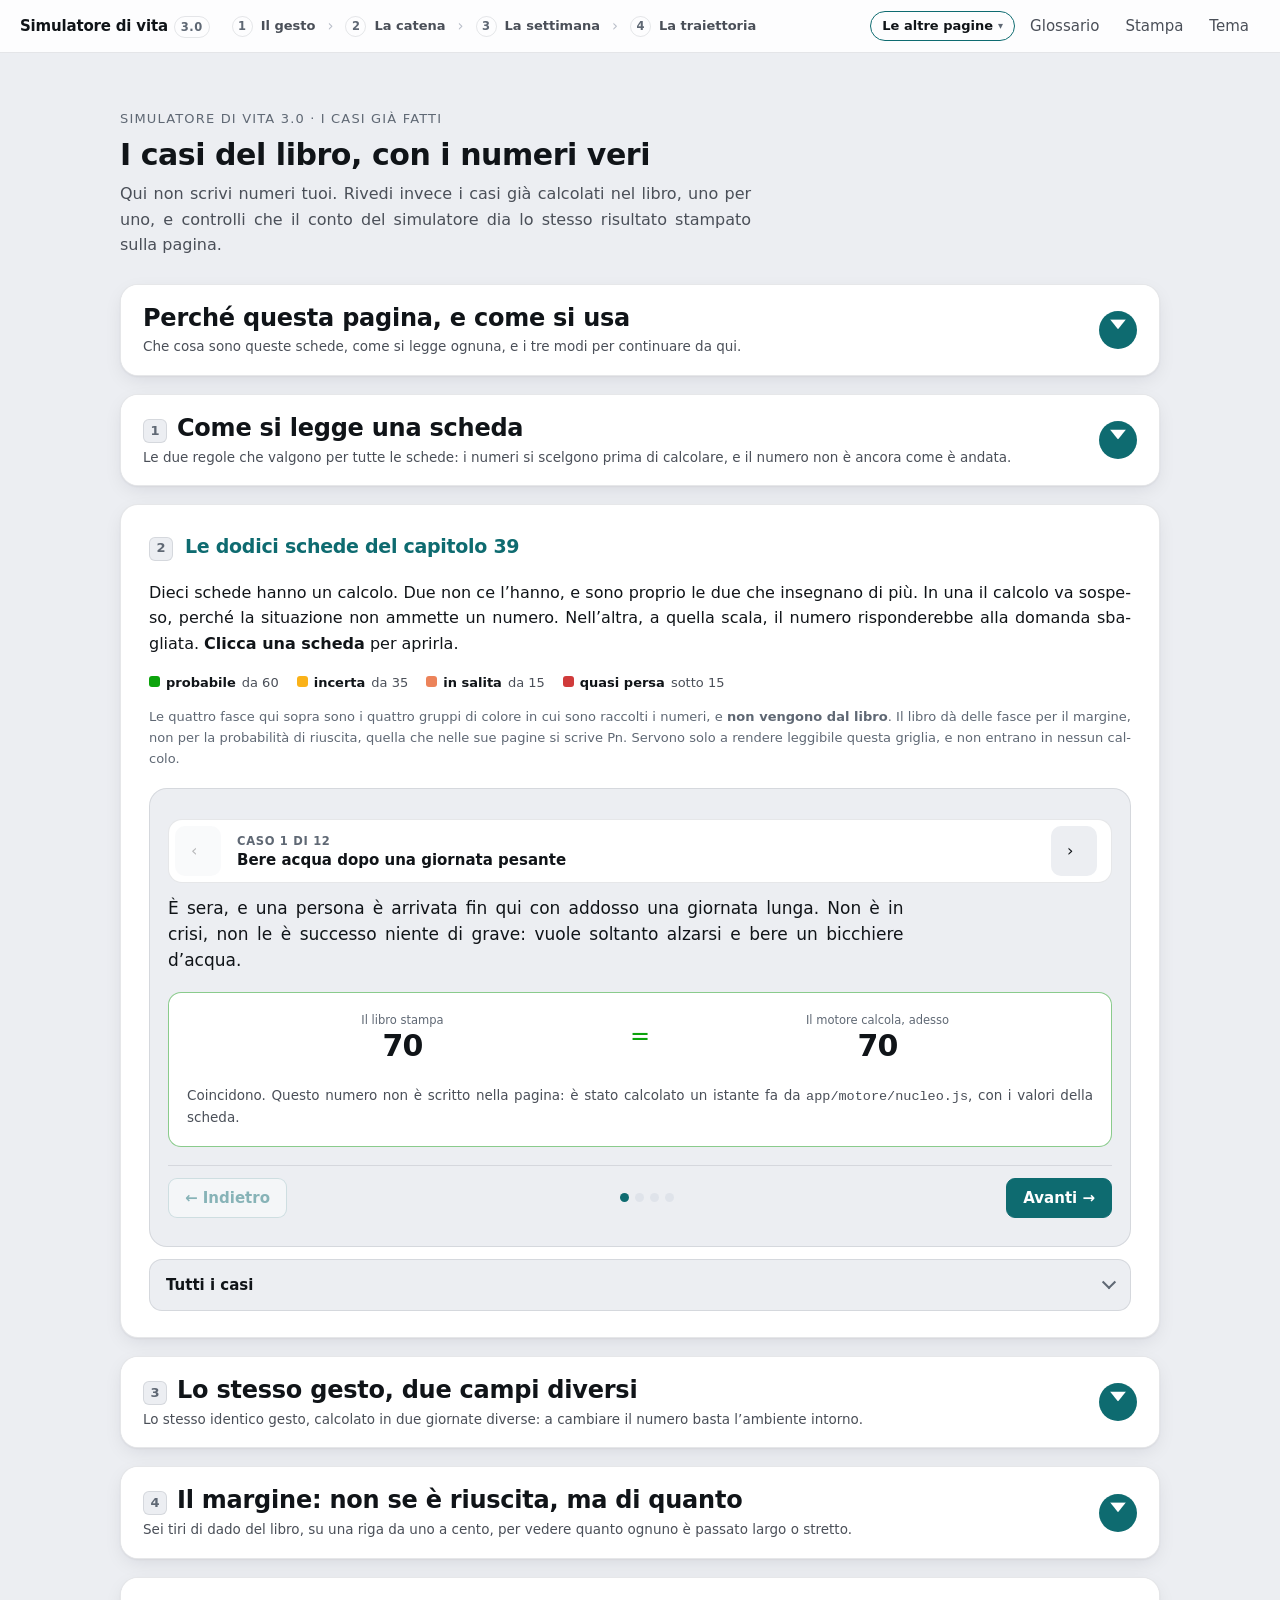
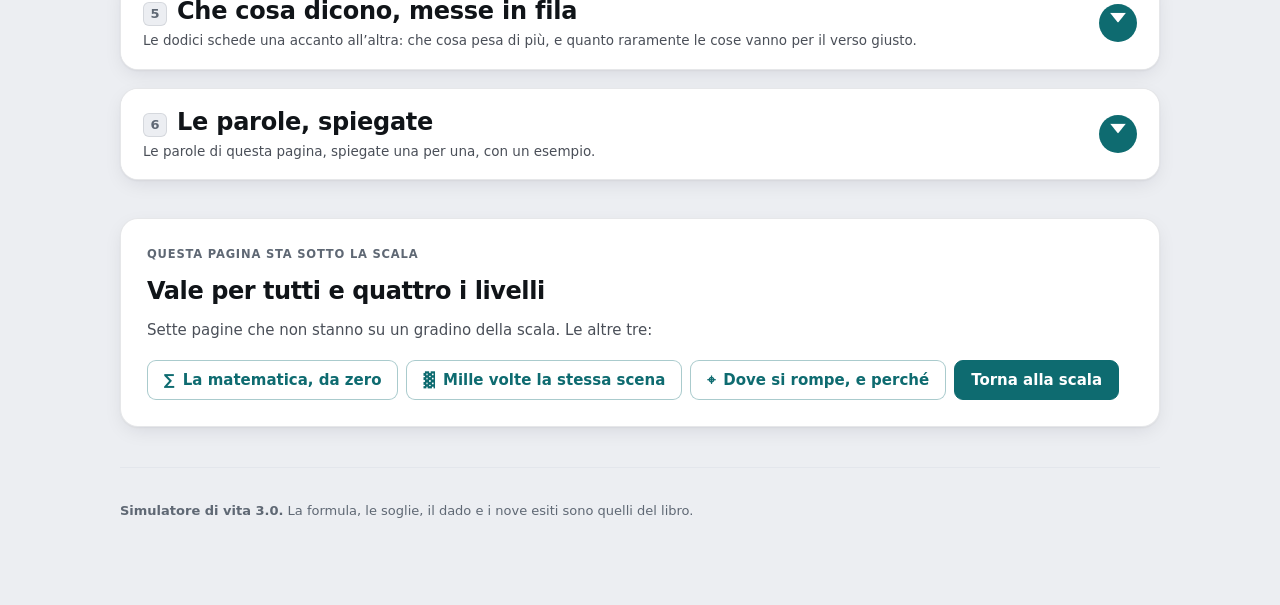
<file: ESEMPI.html>
<!DOCTYPE html>
<html lang="it" data-tema="chiaro">
<head>
<meta charset="utf-8">
<meta name="viewport" content="width=device-width, initial-scale=1">
<title>I casi del libro — Simulatore 3.0</title>
<link rel="stylesheet" href="app/stile/stile.css?v=2026-09-17">
<link rel="manifest" href="manifest.webmanifest">
<meta name="theme-color" content="#14556E">
<link rel="icon" href="app/icone/icona-192.png">
<link rel="apple-touch-icon" href="app/icone/icona-180.png">
<meta name="apple-mobile-web-app-capable" content="yes">
<meta name="apple-mobile-web-app-title" content="Simulatore">
</head>
<body>
<div class="contenitore" style="position:relative">

  <div class="strumenti-alto no-stampa">
    <button id="stampa" title="Stampa questa pagina">Stampa</button>
    <button class="commutatore" id="tema">Tema scuro</button>
  </div>

  <header class="testata">
    <p class="occhiello">Simulatore di vita 3.0 · i casi già fatti</p>
    <h1>I casi del libro, con i numeri veri</h1>
    <p class="sottotitolo">Qui non scrivi numeri tuoi. Rivedi invece i casi già calcolati nel
      libro, uno per uno, e controlli che il conto del simulatore dia lo stesso risultato
      stampato sulla pagina.</p>
  </header>

  <section class="riquadro no-stampa" data-apribile data-anteprima="Che cosa sono queste schede, come si legge ognuna, e i tre modi per continuare da qui.">
    <h2>Perché questa pagina, e come si usa</h2>
    <p class="sottotitolo">
      Nelle altre pagine il simulatore calcola quello che gli scrivi tu. In questa, invece,
      calcola quello che sta <strong>stampato nel libro</strong>. Sono <strong>dodici
      schede</strong> di calcolo del capitolo 39, <strong>due calcoli guidati</strong> del
      capitolo 5 e <strong>sei «margini»</strong> del capitolo 9. Il margine dice di quanto il
      dado è rimasto sotto la «soglia», cioè sotto la probabilità calcolata, o di quanto l’ha
      superata. Non sono esempi inventati per far
      bella figura. Sono le «tarature» con cui il modello è stato messo alla prova: una
      taratura è la scelta ragionata dei numeri, fatta prima di calcolare, non dopo. Su
      questi casi i numeri del modello sono stati prima decisi, e poi controllati, uno per
      uno.
    </p>
    <ol class="come-si-usa">
      <li><strong>Scegli una «scheda»</strong> qui sotto, cioè uno dei casi già pronti. Si
        apre con la descrizione della situazione, poi i nove valori e i conti.</li>
      <li><strong>Guarda i due numeri accanto.</strong> Uno è quello che il libro stampa.
        L’altro lo calcola in questo istante il motore, cioè la parte del programma che fa i
        conti. Devono coincidere: è la prova che il motore rifà lo stesso conto del
        libro.</li>
      <li><strong>Poi portala dove vuoi:</strong> ai cursori, cioè alle barrette con cui si cambiano i nove valori, per vedere che cosa succede quando li muovi, oppure al Monte Carlo, che
        è il nome di un metodo classico della statistica: si ripete la stessa scena migliaia
        di volte e si guarda come va a finire, invece di ragionare su un tiro solo.</li>
    </ol>
  </section>

  <!-- ====================== COME SI LEGGE ====================== -->
  <section class="riquadro" data-apribile data-anteprima="Le due regole che valgono per tutte le schede: i numeri si scelgono prima di calcolare, e il numero non è ancora come è andata.">
    <h2>1 · Come si legge una scheda</h2>
    <p class="senza-sopra">
      Ogni scheda è un «gesto» solo, cioè un’azione con un inizio e una fine: bere un
      bicchiere d’acqua, non «fare la spesa». E ha sempre la stessa forma: la situazione in
      una riga, i nove valori, una riga di calcolo, il risultato e la sua lettura. Due regole
      vengono dal libro, e valgono per tutte.
    </p>
    <div class="due-strade">
      <div class="strada strada-ferma">
        <span class="strada-n">1</span>
        <span class="strada-t">
          <b>Tarare prima, calcolare dopo</b>
          <small>Prima si decidono i valori guardando la scena. Solo dopo si applica la
            formula, e mai il contrario. Un valore scelto per far tornare il risultato non è
            una taratura: è una giustificazione.</small>
        </span>
      </div>
      <div class="strada strada-ferma">
        <span class="strada-n">2</span>
        <span class="strada-t">
          <b>La probabilità non è l’esito</b>
          <small>Dopo il valore finale c’è ancora del lavoro da fare. Si tira il
            <span data-parola="dado">dado</span>, cioè si estrae un numero a caso da 1 a 100.
            Si misura il <span data-parola="margine">margine</span>, cioè da che parte è
            caduto il tiro e a che distanza. Poi si guarda se il
            <span data-parola="campo">«campo»</span> ha reagito: il campo è qualcosa nella
            scena che risponde al tentativo, un cane che tira, una serratura che resiste.
            Infine si aggiornano il «carico», cioè la pressione accumulata che ci si porta
            dietro, e l’«assetto», cioè quanto si è ancora orientati dentro la scena. Con quei
            due valori si arriva al gesto dopo. Nessuna delle dodici schede si ferma al
            numero.</small>
        </span>
      </div>
    </div>
    <p class="nota senza-sotto">
      In cinque schede su dodici la fonte non dice niente del bonus protettivo, la voce che
      nella formula si chiama <strong>BP</strong>. È l’aiuto vero che in quel momento toglie
      peso: una persona accanto, uno strumento giusto. Non è una svista. In quelle scene un
      aiuto così non c’era, e il calcolo lo conta come zero.
    </p>
  </section>

  <!-- ====================== LE DODICI SCHEDE ====================== -->
  <section class="riquadro">
    <h2>2 · Le dodici schede del capitolo 39</h2>
    <p class="senza-sopra">
      Dieci schede hanno un calcolo. Due non ce l’hanno, e sono proprio le due che insegnano
      di più. In una il calcolo va sospeso, perché la situazione non ammette un numero.
      Nell’altra, a quella scala, il numero risponderebbe alla domanda sbagliata.
      <strong>Clicca una scheda</strong> per aprirla.
    </p>
    <div id="legendaFasce"></div>
    <p class="nota">
      Le quattro fasce qui sopra sono i quattro gruppi di colore in cui sono raccolti i numeri, e <strong>non vengono dal libro</strong>. Il libro dà delle fasce per il
      margine, non per la probabilità di riuscita, quella che nelle sue pagine si scrive
      Pn. Servono solo a rendere leggibile questa
      griglia, e non entrano in nessun calcolo.
    </p>
    <div id="dettaglioCaso" class="dettaglio-caso"></div>
    <details class="tutti-casi">
      <summary>Tutti i casi</summary>
      <div class="griglia-casi" id="grigliaCasi"></div>
    </details>
  </section>

  <!-- ====================== IL CAPITOLO 5 ====================== -->
  <section class="riquadro" data-apribile data-anteprima="Lo stesso identico gesto, calcolato in due giornate diverse: a cambiare il numero basta l’ambiente intorno.">
    <h2>3 · Lo stesso gesto, due campi diversi</h2>
    <p class="senza-sopra">
      È l’esempio più citato del libro, ed è la dimostrazione più corta di che cosa fa la
      formula. Il gesto è lo stesso: «ritirare un documento già pronto
      allo sportello». Anche la persona è la stessa. Cambia solo il campo, cioè la giornata
      intorno, e basta questo a cambiare il numero.
    </p>
    <div id="confronto5"></div>
  </section>

  <!-- ====================== I MARGINI ====================== -->
  <section class="riquadro" data-apribile data-anteprima="Sei tiri di dado del libro, su una riga da uno a cento, per vedere quanto ognuno è passato largo o stretto.">
    <h2>4 · Il margine: non se è riuscita, ma di quanto</h2>
    <p class="senza-sopra">
      Il capitolo 9 fa due sottrazioni al posto di un verdetto. Se il tiro riesce, il margine
      è Pn meno il tiro. Se non riesce, è il tiro meno Pn. Quello che ne esce finisce in uno
      di tre scaglioni: <strong>da 0 a 9 è «fragile»</strong>, <strong>da 10 a 24 è
      normale</strong>, <strong>da 25 in su è forte</strong>. Qui sotto c’è la riga del dado
      da 1 a 100, con Pn segnato e i tiri del libro sopra. Sotto ogni tiro c’è la sigla che
      usa il libro: <strong>MS</strong> è il margine di successo, <strong>MF</strong> quello
      di fallimento.
    </p>
    <div id="margini10"></div>
    <p class="nota senza-sotto">
      Il margine conta più dell’«esito», cioè del semplice riuscito o no. Il motivo è che
      due successi possono essere molto diversi: uno risicato, uno ampio. Ed è il margine,
      non l’esito, a dire se conviene rifare la stessa cosa domani, o se è meglio cambiare
      strada.
    </p>
  </section>

  <!-- ====================== IN FILA ====================== -->
  <section class="riquadro" data-apribile data-anteprima="Le dodici schede una accanto all’altra: che cosa pesa di più, e quanto raramente le cose vanno per il verso giusto.">
    <h2>5 · Che cosa dicono, messe in fila</h2>
    <p class="senza-sopra">
      Messe una accanto all’altra, queste schede insegnano qualcosa in più. Prese una per
      volta, quel qualcosa non si vede.
    </p>
    <div id="inFila"></div>
    <div class="tre-osservazioni">
      <div class="osservazione">
        <b>Quanto conta la complessità</b>
        <p>Ogni pezzo da coordinare in più toglie cinque punti. Quattro schede hanno una
          complessità di tre: la pratica online, la consegna riuscita e tossica, l’oggetto
          pesante, la lezione da preparare. Lì se ne vanno quindici punti, prima ancora di
          guardare il resto. È il termine più brutale di tutta la formula, e proprio per
          questo va scritto con più cura di ogni altro. La complessità è il numero dei pezzi
          da tenere insieme davvero, non la fatica che si sente.</p>
      </div>
      <div class="osservazione">
        <b>Quanto conta il carico</b>
        <p>In otto schede su dieci con calcolo, la penalità da <span data-parola="carico">carico</span>
          è fra i due pezzi che tolgono di più. È la ragione per cui la stessa scena non
          costa uguale in giorni diversi. Un carico di 62 toglie dieci punti, un carico di 82
          ne toglie venti. E sono due mattine con lo stesso identico bicchiere d’acqua.</p>
      </div>
      <div class="osservazione">
        <b>Quanto sono rari i segni positivi</b>
        <p>In dodici schede, i valori sopra lo zero sono tre. Uno è la chiarezza nella scheda
          della consegna. Un altro è la chiarezza in quella della lezione. Il terzo è la
          protezione nel dialogo di coppia. Non è che nella vita non esista niente di
          favorevole: è che queste schede mostrano scene difficili. Se ogni scena che simuli
          assomiglia a queste, forse stai scegliendo solo le scene brutte.</p>
      </div>
    </div>
  </section>

  <!-- ====================== LE PAROLE ====================== -->
  <section class="riquadro" data-apribile data-anteprima="Le parole di questa pagina, spiegate una per una, con un esempio.">
    <h2>6 · Le parole, spiegate</h2>
    <div data-glossario></div>
  </section>

  <footer class="piede">
    <p><strong>Simulatore di vita 3.0.</strong> La formula, le soglie, il dado e i nove esiti
      sono quelli del libro.</p>
  </footer>

</div>

<script src="app/dati/calibrazione.js"></script>
<script src="app/motore/lingua.js"></script>
<script src="app/motore/casuale-mt.js"></script>
<script src="app/motore/nucleo.js"></script>
<script src="app/dati/percorso.js"></script>
<script src="app/interfaccia/percorso-vista.js"></script>
<script src="app/dati/spiegazioni.js"></script>
<script src="app/interfaccia/glossario.js"></script>
<script src="app/dati/formule.js"></script>
<script src="app/interfaccia/formule-vista.js"></script>
<script src="app/dati/casi.js"></script>
<script src="app/interfaccia/esempi-ui.js"></script>
<script src="app/interfaccia/schermate.js"></script>
<script src="app/interfaccia/attesa.js"></script>
<script src="app/dati/sillabazione-it.js"></script>
<script src="app/interfaccia/sillaba.js"></script>
<script src="app/interfaccia/installa.js"></script>
</body>
</html>
</file>
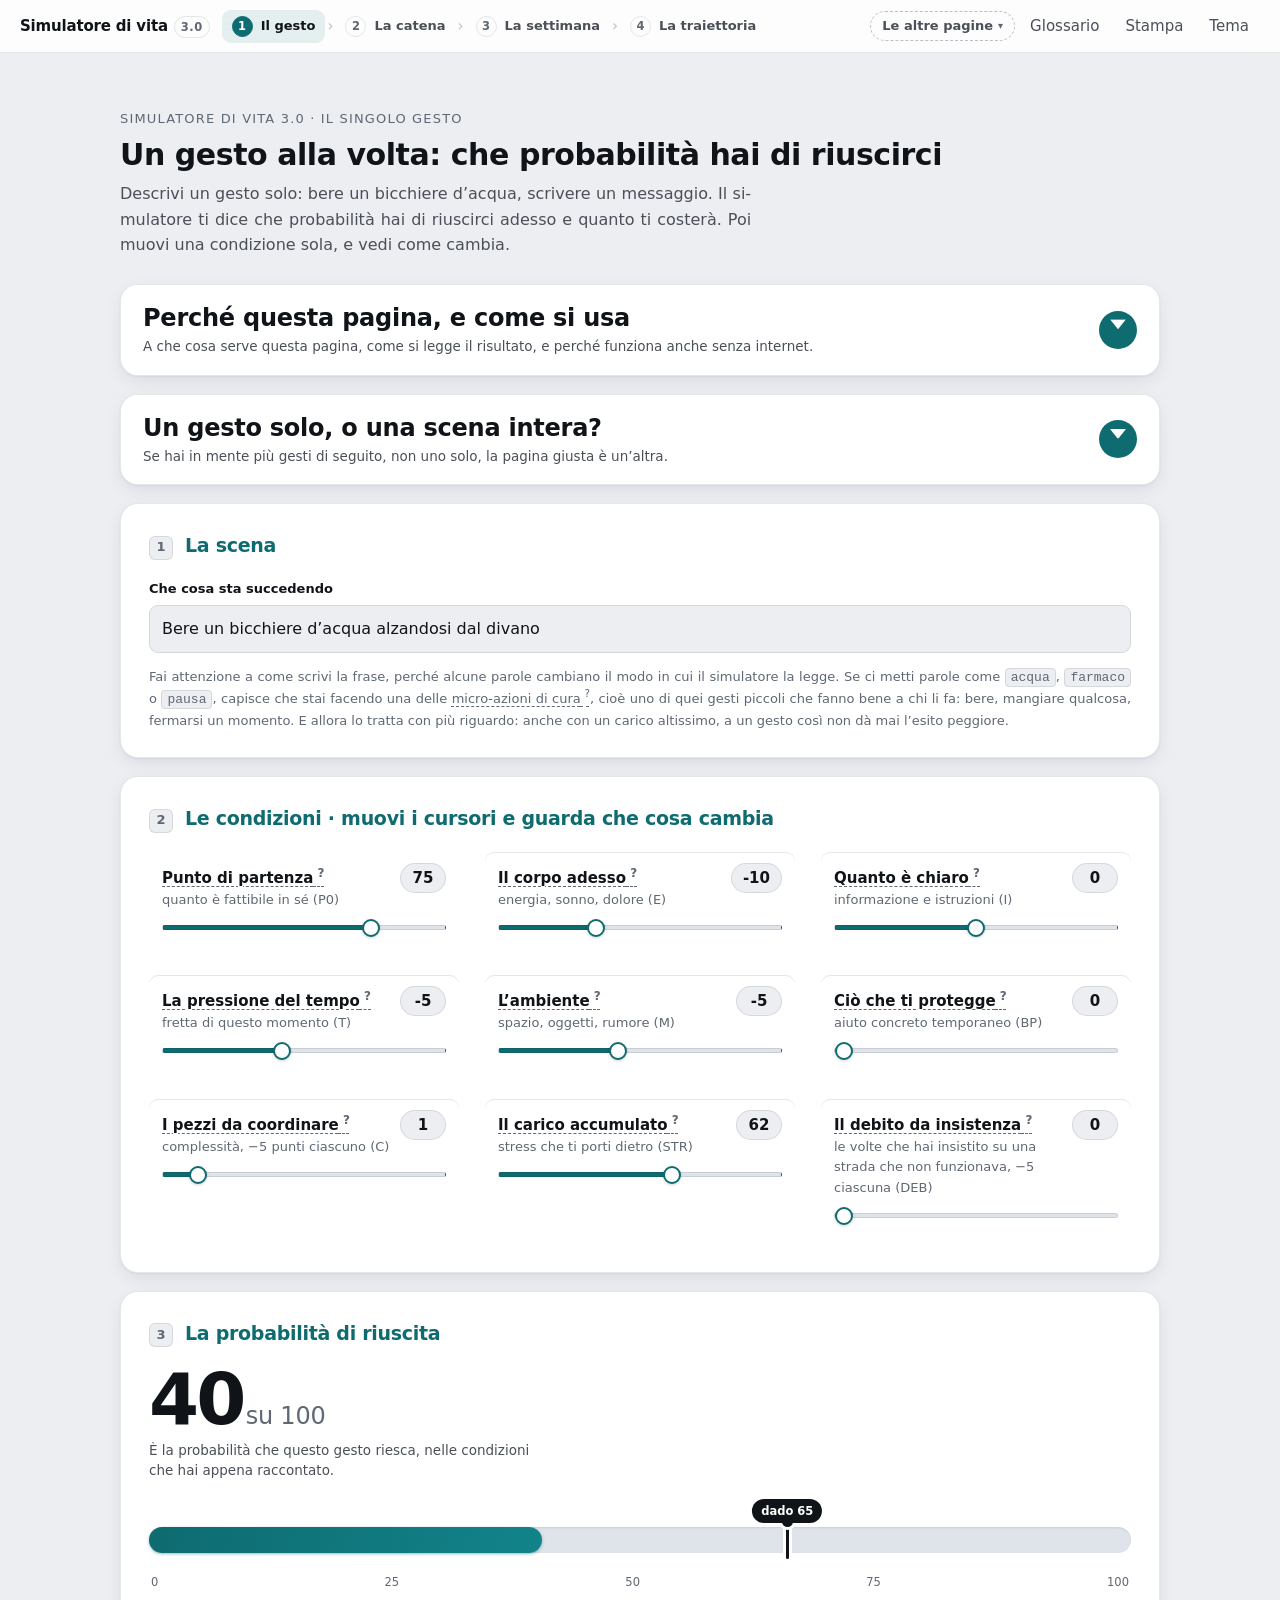
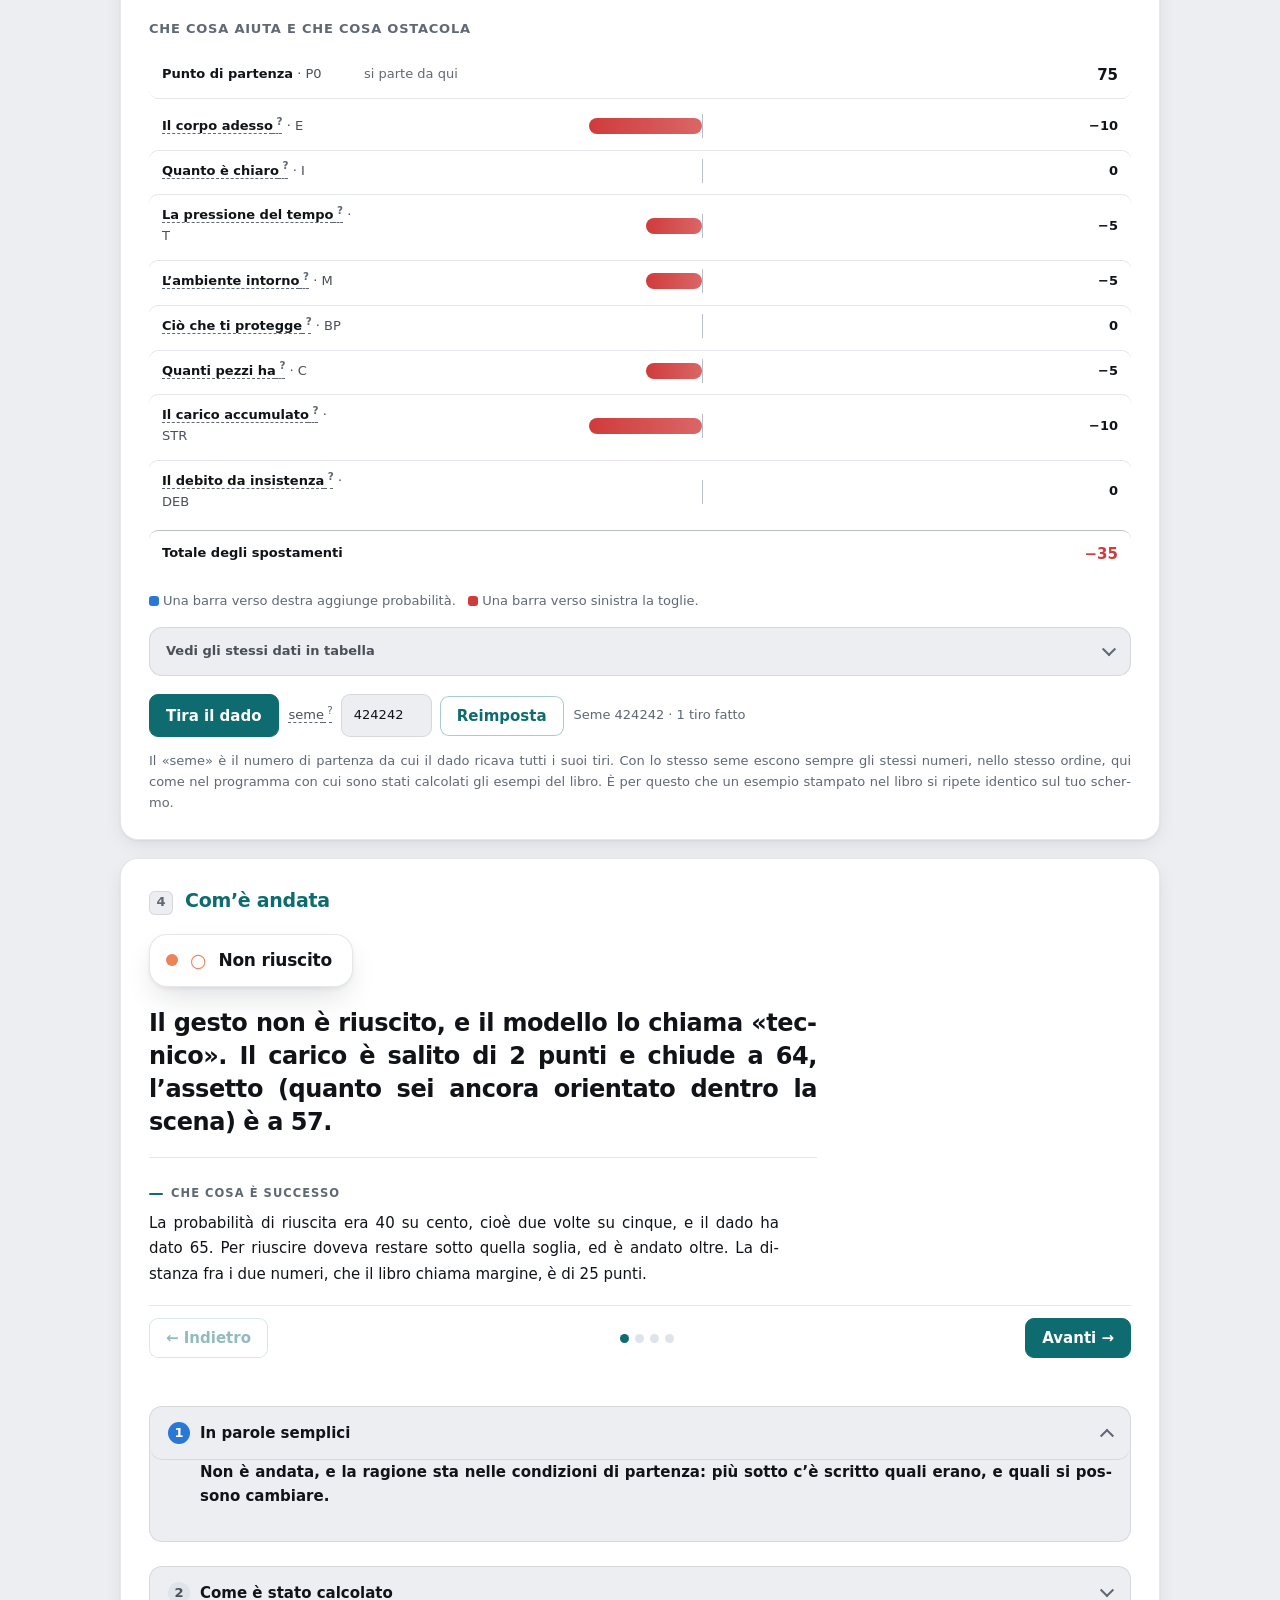
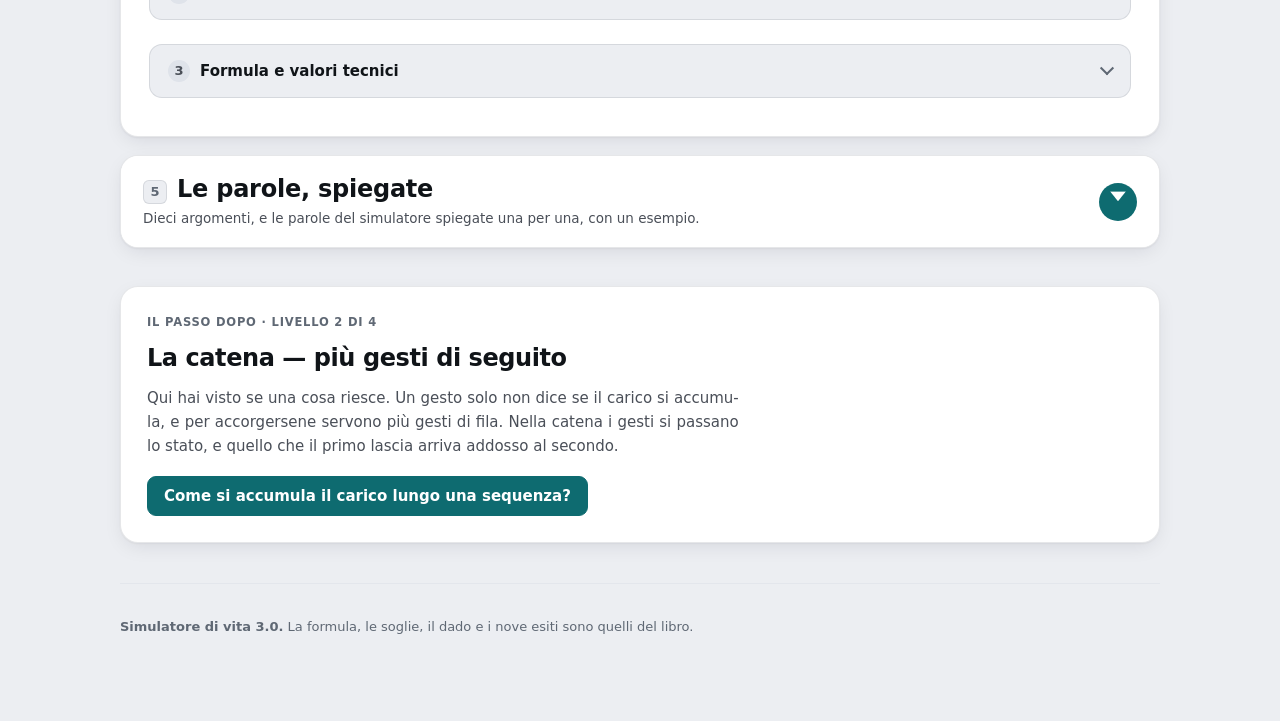
<file: IL-GESTO.html>
<!DOCTYPE html>
<html lang="it" data-tema="chiaro">
<head>
<meta charset="utf-8">
<meta name="viewport" content="width=device-width, initial-scale=1">
<title>Il gesto — Simulatore di vita 3.0</title>
<link rel="stylesheet" href="app/stile/stile.css?v=2026-09-17">
<link rel="manifest" href="manifest.webmanifest">
<meta name="theme-color" content="#14556E">
<link rel="icon" href="app/icone/icona-192.png">
<link rel="apple-touch-icon" href="app/icone/icona-180.png">
<meta name="apple-mobile-web-app-capable" content="yes">
<meta name="apple-mobile-web-app-title" content="Simulatore">
</head>
<body>

<div class="contenitore" style="position:relative">

  <div class="strumenti-alto no-stampa">
    <button id="stampa" title="Stampa questa pagina">Stampa</button>
    <button class="commutatore" id="tema">Tema scuro</button>
  </div>

  <header class="testata">
    <p class="occhiello">Simulatore di vita 3.0 · il singolo gesto</p>
    <h1>Un gesto alla volta: che probabilità hai di riuscirci</h1>
    <p class="sottotitolo">
      Descrivi un gesto solo: bere un bicchiere d’acqua, scrivere un messaggio. Il simulatore
      ti dice che probabilità hai di riuscirci adesso e quanto ti costerà. Poi muovi una
      condizione sola, e vedi come cambia.
    </p>
  </header>

  <!-- ====================== PERCHÉ QUESTA PAGINA, E COME SI USA ====================== -->
  <section class="riquadro no-stampa" data-apribile data-anteprima="A che cosa serve questa pagina, come si legge il risultato, e perché funziona anche senza internet.">
    <h2>Perché questa pagina, e come si usa</h2>
    <div data-passi>
    <p>
      Qui si guarda <strong>un «gesto» solo</strong>, cioè un’azione con un inizio e una fine: per esempio bere un bicchiere d’acqua, scrivere
      un messaggio difficile, alzarti dal divano. Tu racconti come stanno le cose in questo
      momento, e il simulatore ti dice <em>che probabilità hai di riuscirci</em>. Ma una
      probabilità dice soltanto quanto è facile riuscire, non come è andata. Per questo il
      simulatore poi tira un dado: il dado decide il risultato vero e proprio, che il modello
      chiama «esito», e il simulatore te lo racconta.
    </p>
    <h3>Quanto ti costa, non solo se ci riesci</h3>
    <p>
      Il simulatore non si ferma lì: ti dice anche <strong>quanto ti è costato</strong> quel gesto, quanta
      stanchezza in più ti lascia addosso, e quanta di quella stanchezza ti ritroverai davanti
      al gesto dopo. È la parte che un calcolo di probabilità, da solo, non direbbe mai.
    </p>
    <h3>Come si usa, in tre passi</h3>
    <ol class="come-si-usa">
      <li><strong>Scrivi che cosa stai per fare</strong>, con una frase sola, come la diresti a voce.</li>
      <li><strong>Muovi i cursori</strong>, cioè le barrette da trascinare, una per ogni
      condizione, finché non descrivono come stai davvero. Non c’è niente da premere: la
      probabilità si muove mentre li sposti, e quindi vedi subito che cosa cambia.</li>
      <li><strong>Tira il dado</strong> e leggi il racconto: il simulatore ti scrive, con
      parole sue, com’è andata. Le parole segnate con un punto interrogativo si aprono se le tocchi, e si richiudono allo stesso modo, tutte le volte che vuoi.</li>
    </ol>
    <h3>Niente da installare</h3>
    <p>
      Non devi installare niente, e non serve nemmeno internet. Il calcolo si fa tutto qui,
      sul tuo telefono o sul tuo computer, e non passa da nessun’altra parte. Quello che
      scrivi, quindi, non esce da qui.
    </p>
    </div>
  </section>

  <!-- ====================== UN GESTO SOLO, O UNA SCENA INTERA? ====================== -->
  <section class="riquadro no-stampa" data-apribile data-anteprima="Se hai in mente più gesti di seguito, non uno solo, la pagina giusta è un’altra.">
    <h2>Un gesto solo, o una scena intera?</h2>
    <p>
      <strong>Questa pagina calcola un gesto solo.</strong> Se invece hai in mente una «scena»
      intera, cioè una fila di gesti uno dopo l’altro, raccontala con parole tue nella
      pagina <a href="LA-SCENA.html">Racconta la scena</a>: per esempio alzarsi,
      sparecchiare, andare in bagno, lavarsi i denti. Lì il racconto viene diviso nei gesti
      che contiene, e ogni gesto viene calcolato per conto suo. Ma nessun gesto riparte da
      zero: ognuno si porta dietro il «carico» che gli ha lasciato quello prima, cioè la
      pressione accumulata, misurata da 0 a 100.
    </p>
  </section>

  <section class="riquadro no-stampa">
    <h2>1 · La scena</h2>
    <label class="etichetta-campo" for="descrizione">
      Che cosa sta succedendo
    </label>
    <input class="campo-lungo" id="descrizione" type="text" value="Bere un bicchiere d’acqua alzandosi dal divano">
    <p class="nota">Fai attenzione a come scrivi la frase, perché alcune parole cambiano il
    modo in cui il simulatore la legge. Se ci metti parole come <code>acqua</code>,
    <code>farmaco</code> o <code>pausa</code>, capisce che stai facendo una delle
    <span data-parola="micro_azione">micro-azioni di cura</span>, cioè uno di quei gesti
    piccoli che fanno bene a chi li fa: bere, mangiare qualcosa, fermarsi un momento. E allora lo tratta con più riguardo: anche con un carico altissimo, a un gesto così non dà mai l’esito peggiore.</p>
  </section>

  <!-- ====================== I CURSORI ====================== -->
  <section class="riquadro no-stampa">
    <h2>2 · Le condizioni · muovi i cursori e guarda che cosa cambia</h2>
    <div class="griglia-cursori" id="cursori"></div>
  </section>

  <!-- ====================== IL CALCOLO ====================== -->
  <section class="riquadro">
    <h2>3 · La probabilità di riuscita</h2>

    <div class="esito-principale">
      <div>
        <div class="numero-eroe" id="numeroPn">—</div>
        <div class="eroe-etichetta" id="notaPn"></div>
      </div>
    </div>

    <div class="scala" id="scala" role="img"
         aria-label="Scala da 0 a 100: la parte piena è la probabilità di riuscita, il segno verticale è il tiro del dado"></div>
    <div class="scala-assi"><span>0</span><span>25</span><span>50</span><span>75</span><span>100</span></div>

    <h3 style="font-size:13px;letter-spacing:.06em;text-transform:uppercase;color:var(--inchiostro-3);
               margin:28px 0 12px;font-weight:600">Che cosa aiuta e che cosa ostacola</h3>
    <div class="riga-contributo riga-base" id="basePartenza"></div>
    <div class="contributi" id="contributi"></div>
    <div class="riga-contributo riga-somma" id="sommaSpostamenti"></div>
    <p class="nota">
      <span style="display:inline-block;width:10px;height:10px;border-radius:3px;background:var(--aiuta);
                   vertical-align:middle;margin-right:4px"></span>Una barra verso destra aggiunge probabilità. &nbsp;
      <span style="display:inline-block;width:10px;height:10px;border-radius:3px;background:var(--ostacola);
                   vertical-align:middle;margin-right:4px"></span>Una barra verso sinistra la toglie.
    </p>

    <details style="margin-top:16px">
      <summary class="riepilogo-piccolo">Vedi gli stessi dati in tabella</summary>
      <div class="avvolgi-tabella"><table class="dati" id="tabellaDati"></table></div>
    </details>

    <div class="barra-azioni">
      <button class="primario" id="tira">Tira il dado</button>
      <span class="campo-seme">
        <label for="seme"><span data-parola="seme">seme</span></label>
        <input id="seme" type="number" value="424242">
        <button id="applicaSeme">Reimposta</button>
      </span>
      <span class="nota senza-margini" id="statoSeme"></span>
    </div>
    <p class="nota">Il «seme» è il numero di partenza da cui il dado ricava tutti i suoi tiri.
      Con lo stesso seme escono sempre gli stessi numeri, nello stesso ordine, qui come nel
      programma con cui sono stati calcolati gli esempi del libro. È per questo che un
      esempio stampato nel libro si ripete identico sul tuo schermo.</p>
  </section>

  <!-- ====================== L'ESITO A TRE LIVELLI ====================== -->
  <section class="riquadro" id="bloccoEsito" hidden>
    <h2>4 · Com’è andata</h2>
    <p style="margin:0 0 20px"><span class="pillola pillola-esito" id="pillolaEsito"></span></p>

    <div id="racconto" class="racconto"></div>

    <div class="livelli" style="margin-top:26px">
      <details class="livello" open>
        <summary><span class="grado">1</span> In parole semplici</summary>
        <div class="corpo" id="liv1"></div>
      </details>
      <details class="livello">
        <summary><span class="grado">2</span> Come è stato calcolato</summary>
        <div class="corpo" id="liv2"></div>
      </details>
      <details class="livello">
        <summary><span class="grado">3</span> Formula e valori tecnici</summary>
        <div class="corpo" id="liv3"></div>
      </details>
    </div>
  </section>


  <!-- ====================== LE PAROLE ====================== -->
  <section class="riquadro" data-apribile data-anteprima="Dieci argomenti, e le parole del simulatore spiegate una per una, con un esempio.">
    <h2>5 · Le parole, spiegate</h2>
    <p class="intro-tecnica">
      Il simulatore usa poche parole, e ognuna vuol dire una cosa precisa. Sono raccolte in
      dieci argomenti, e scegli quello che ti serve. Accanto a ogni parola c’è un esempio che
      mostra come si usa, perché un esempio si capisce prima di una definizione.
    </p>
    <div data-glossario></div>
  </section>


  <footer class="piede">
    <p><strong>Simulatore di vita 3.0.</strong> La formula, le soglie, il dado e i nove esiti
      sono quelli del libro.</p>
  </footer>

</div>

<!-- Script classici, caricati in ordine. Nessun modulo ES, nessuna fetch:
     è ciò che permette a questa pagina di funzionare con un doppio clic. -->
<script src="app/dati/calibrazione.js"></script>
<script src="app/motore/lingua.js"></script>
<script src="app/motore/casuale-mt.js"></script>
<script src="app/motore/nucleo.js"></script>
<script src="app/motore/stato.js"></script>
<script src="app/motore/racconto.js"></script>
<script src="app/interfaccia/racconto-vista.js"></script>
<script src="app/dati/percorso.js"></script>
<script src="app/interfaccia/percorso-vista.js"></script>
<script src="app/dati/spiegazioni.js"></script>
<script src="app/interfaccia/glossario.js"></script>
<script src="app/dati/formule.js"></script>
<script src="app/interfaccia/formule-vista.js"></script>
<script src="app/dati/verifica.js"></script>
<script src="app/interfaccia/app.js"></script>
<script src="app/interfaccia/schermate.js"></script>
<script src="app/interfaccia/attesa.js"></script>
<script src="app/dati/sillabazione-it.js"></script>
<script src="app/interfaccia/sillaba.js"></script>
<script src="app/interfaccia/installa.js"></script>
</body>
</html>
</file>
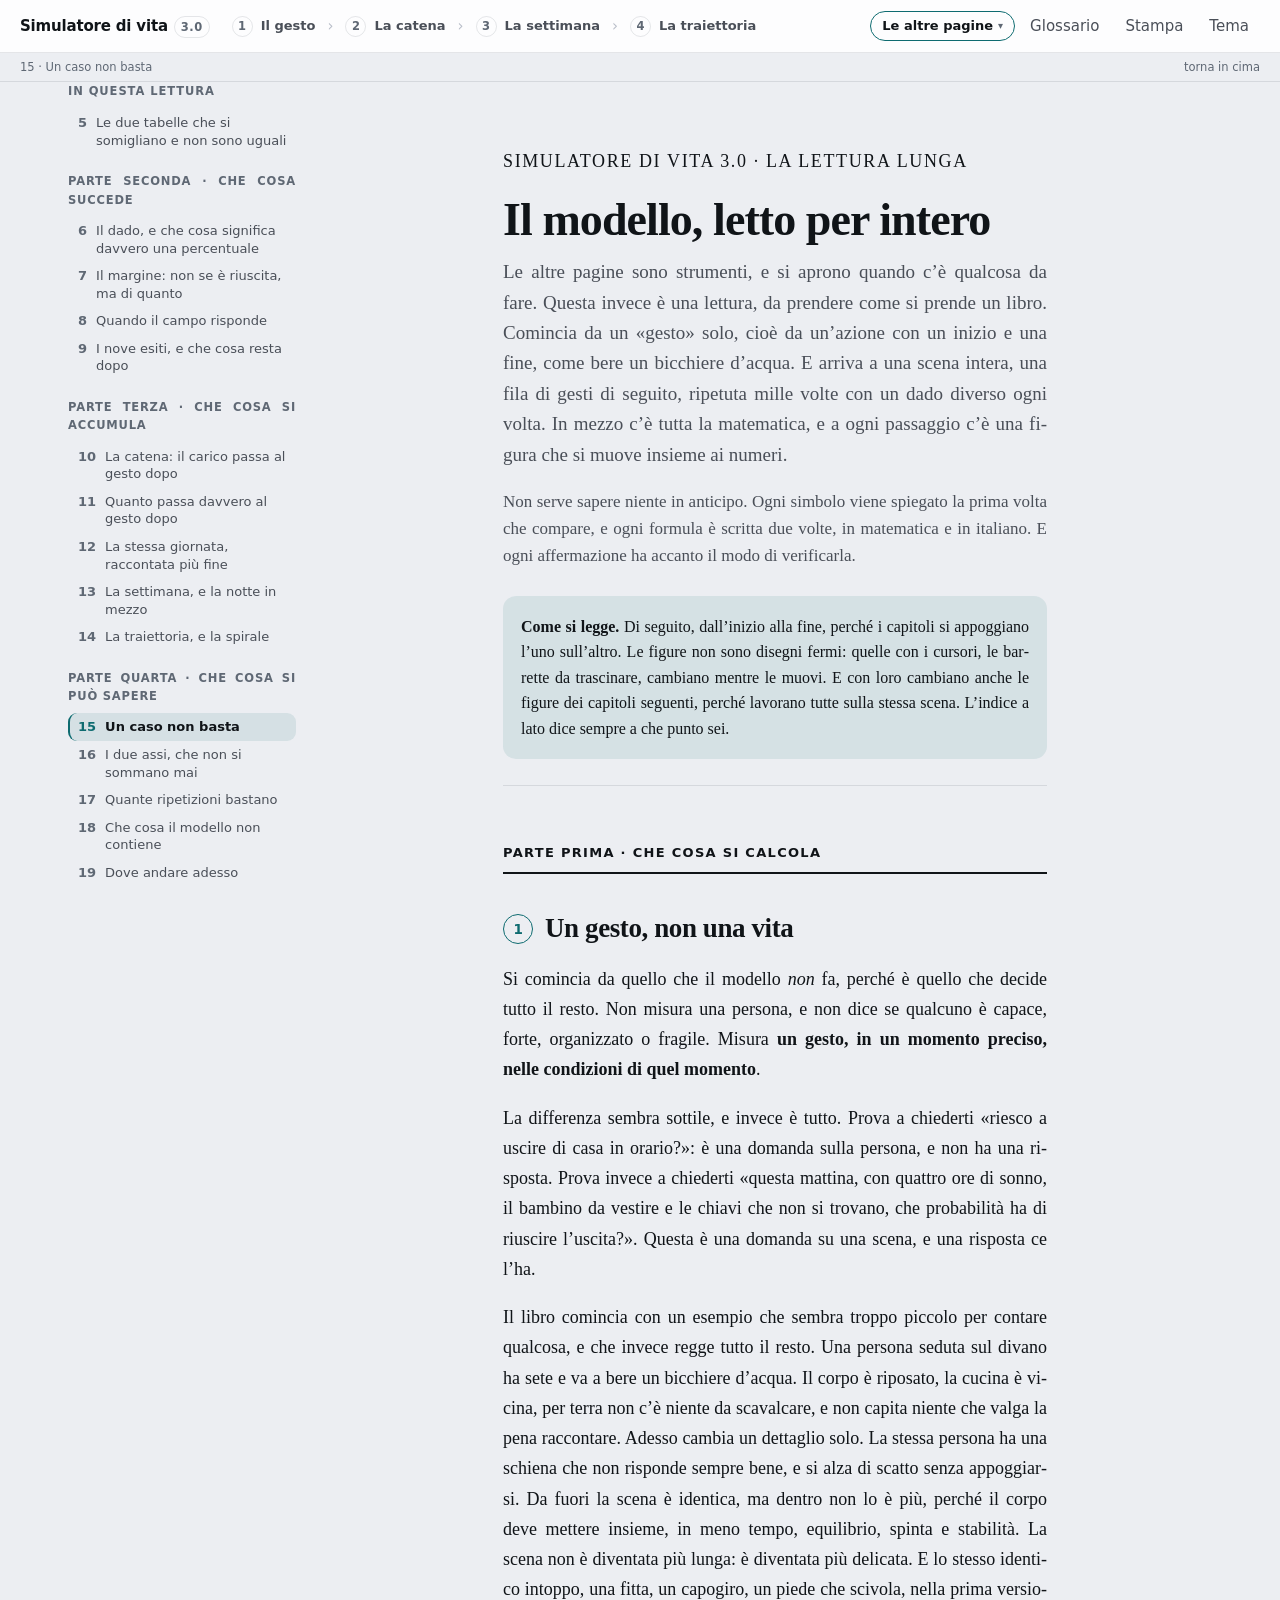
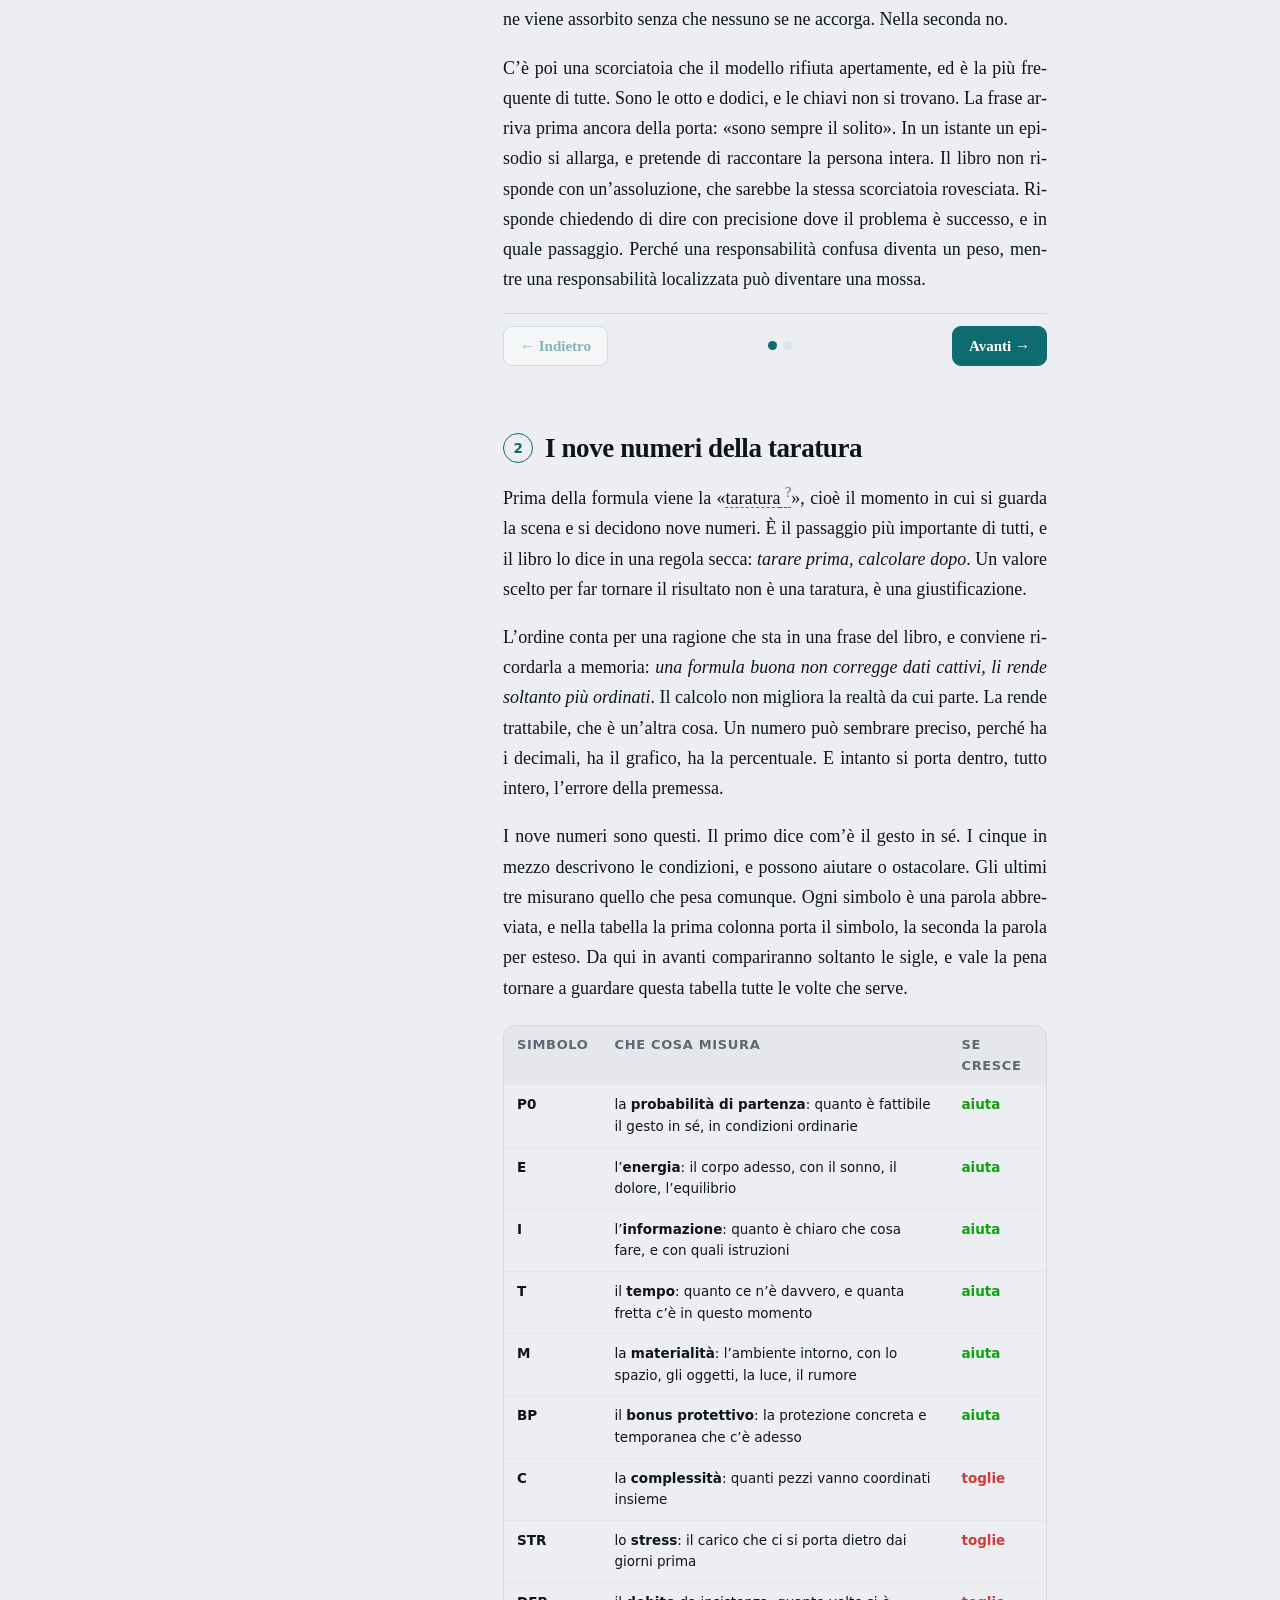
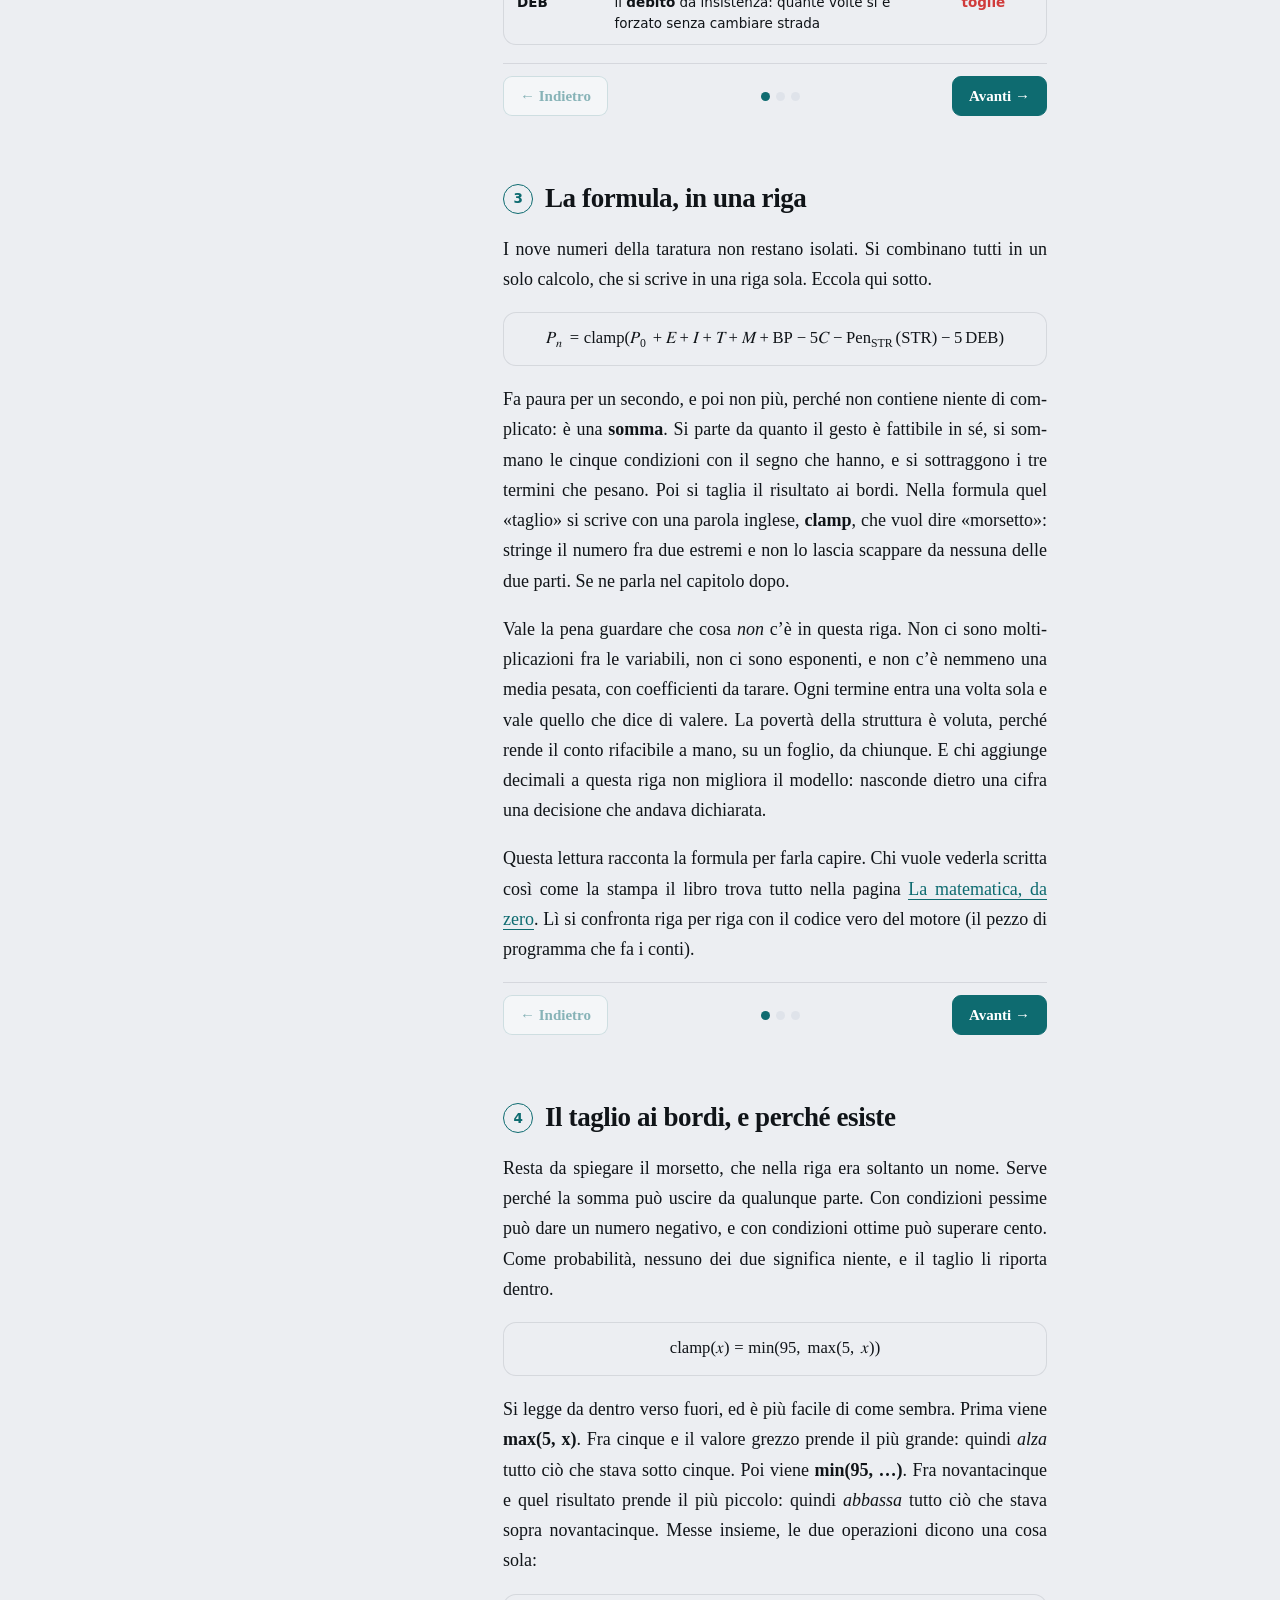
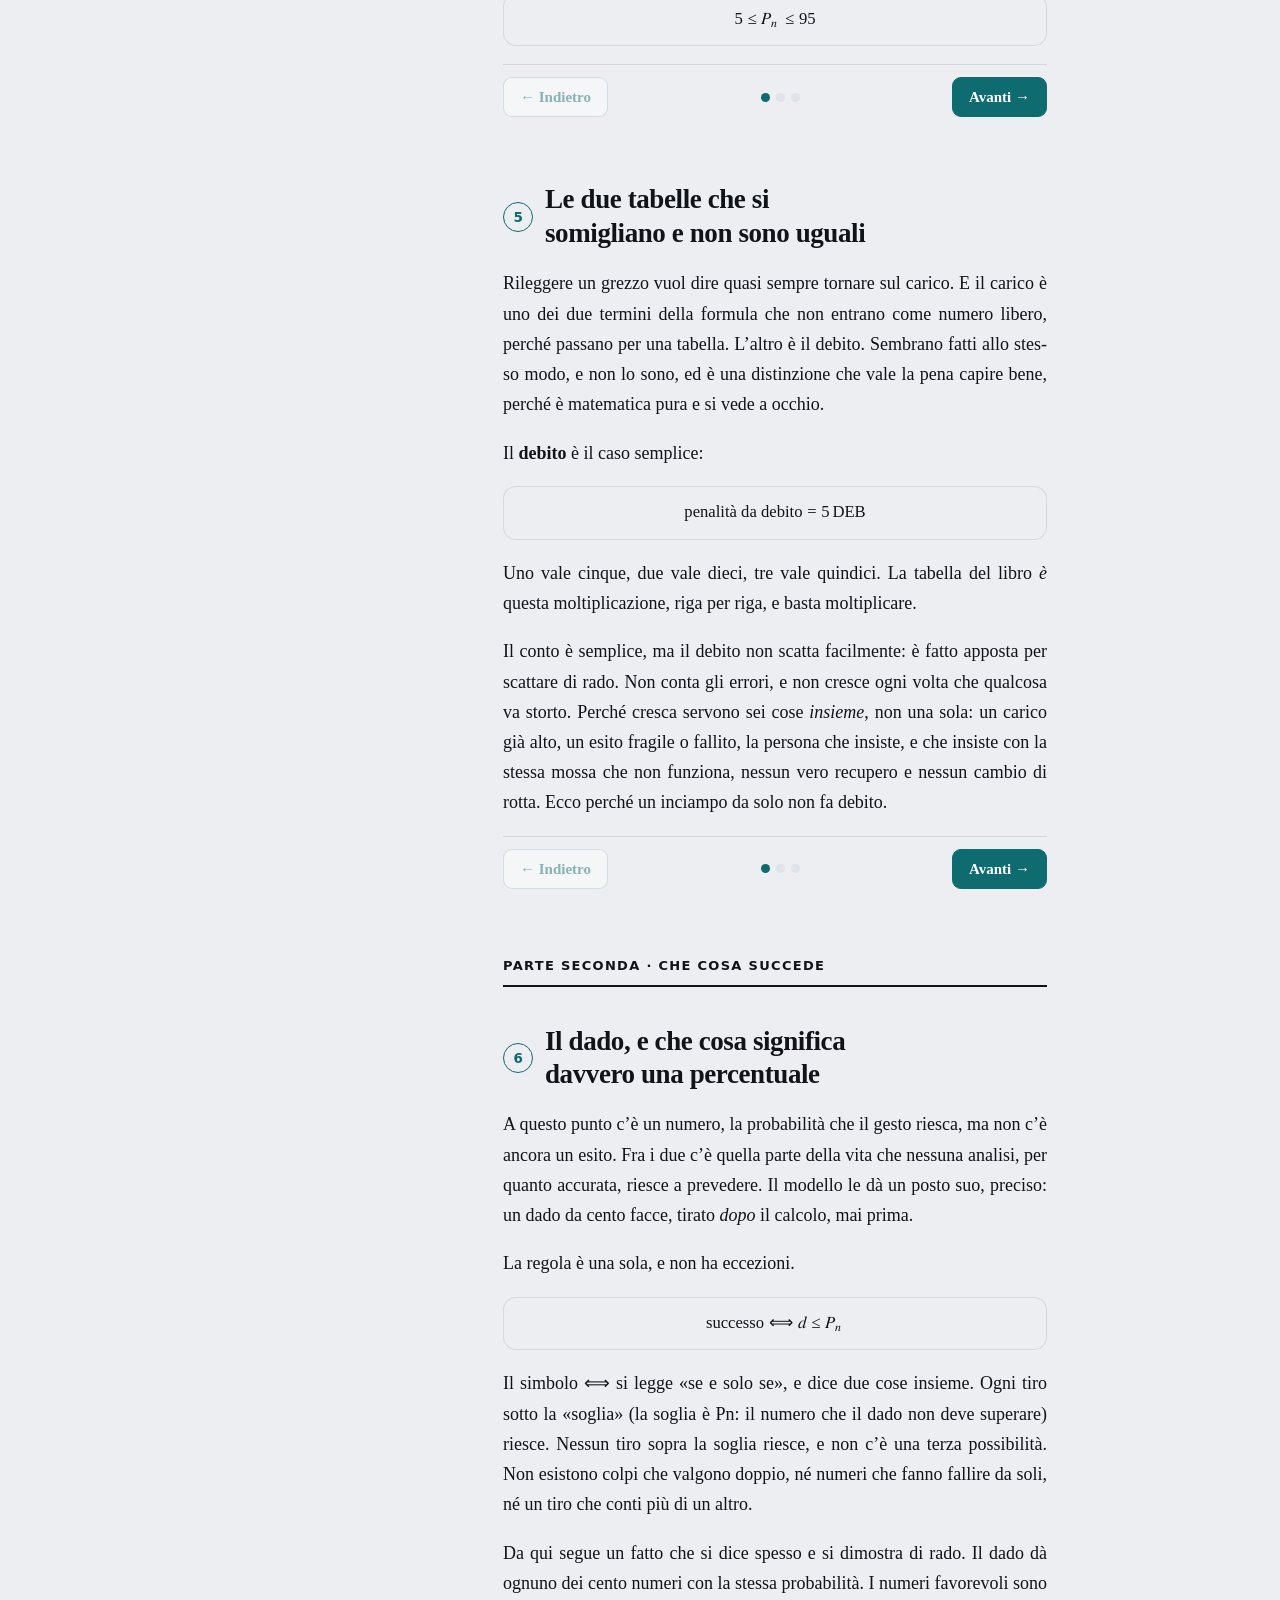
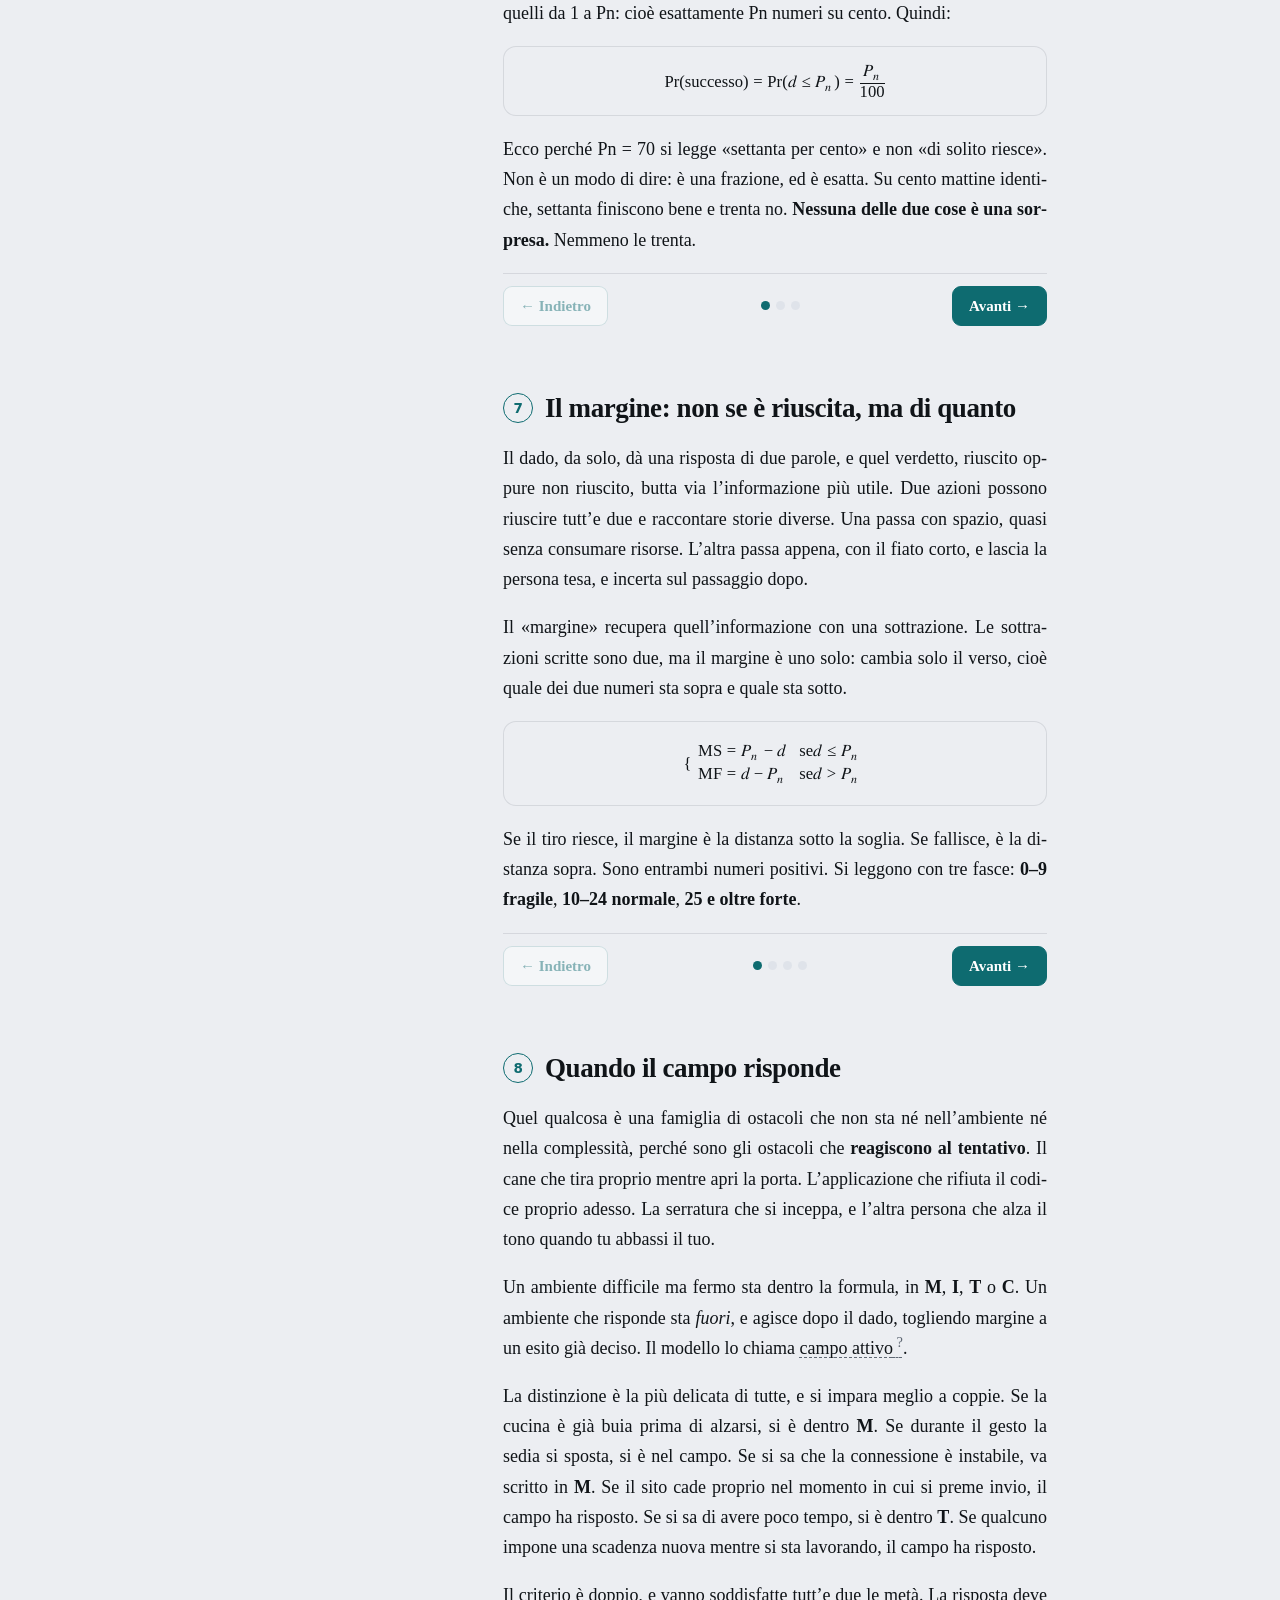
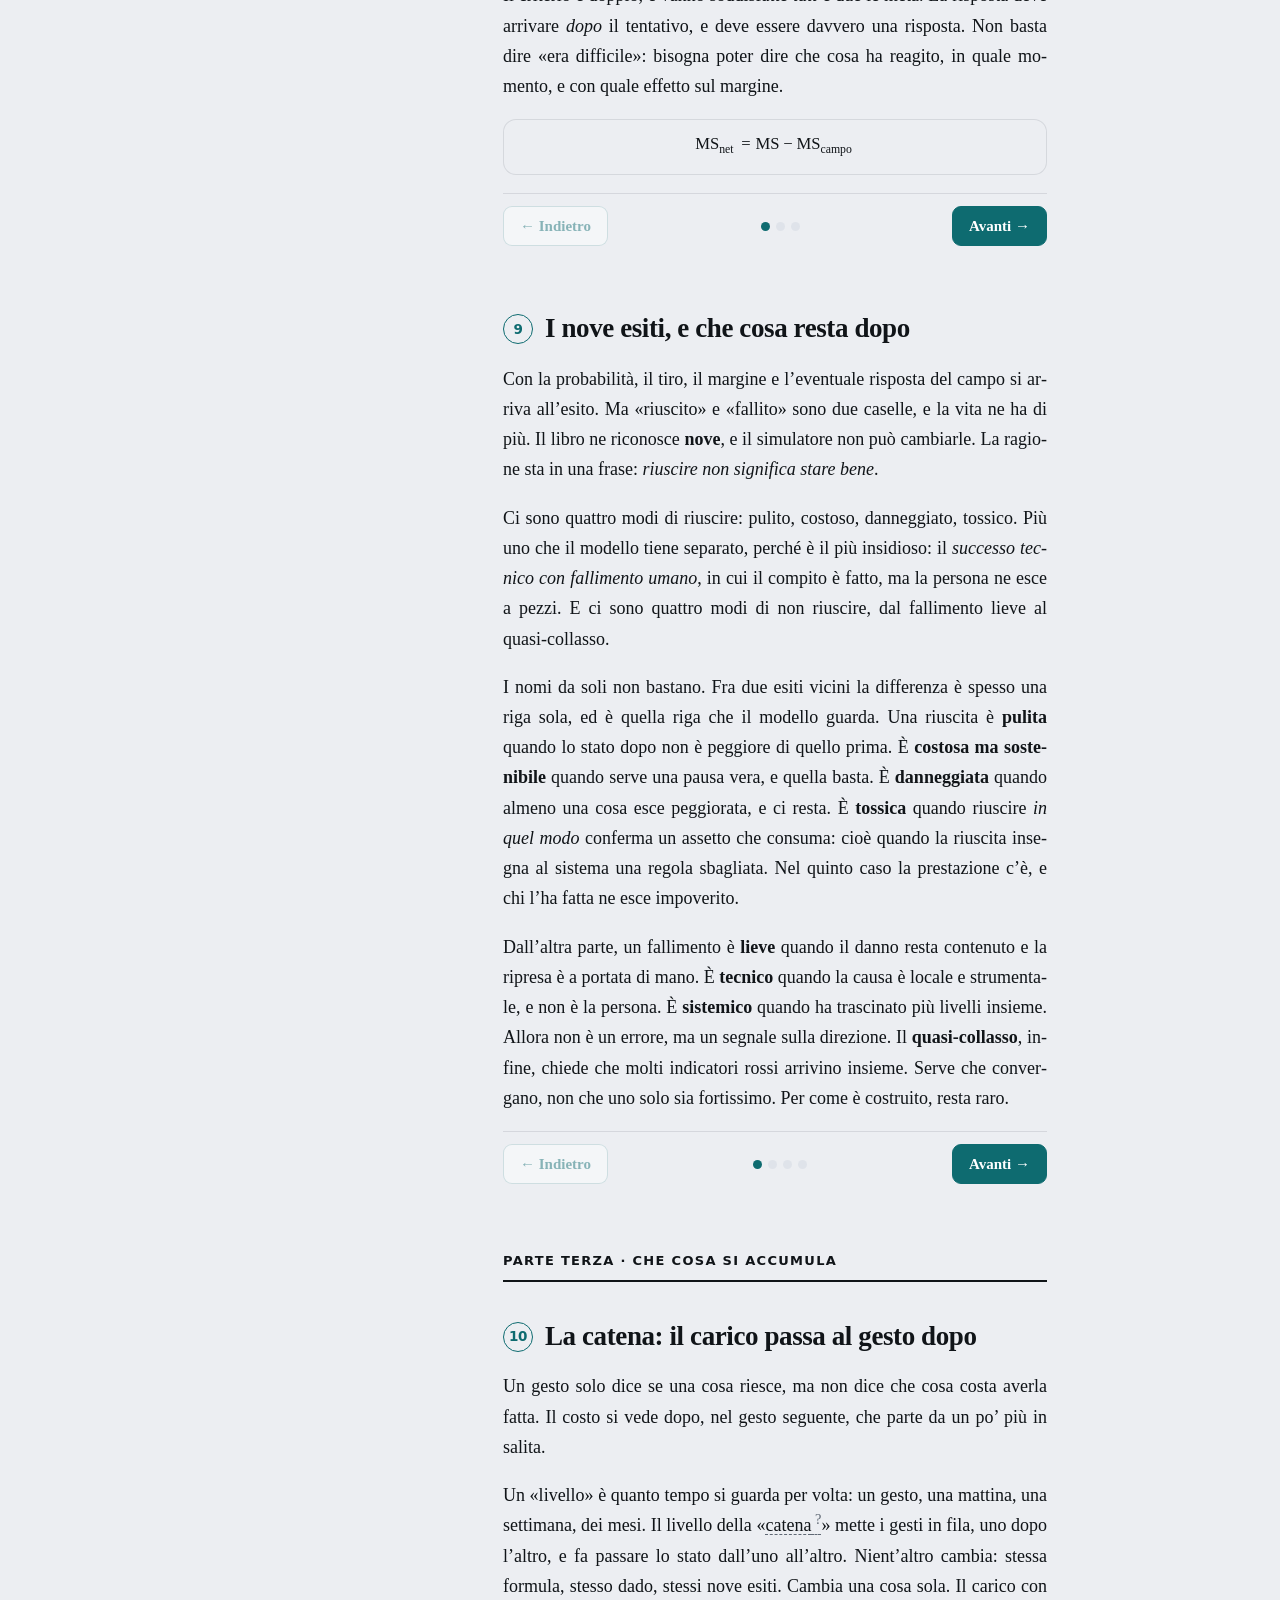
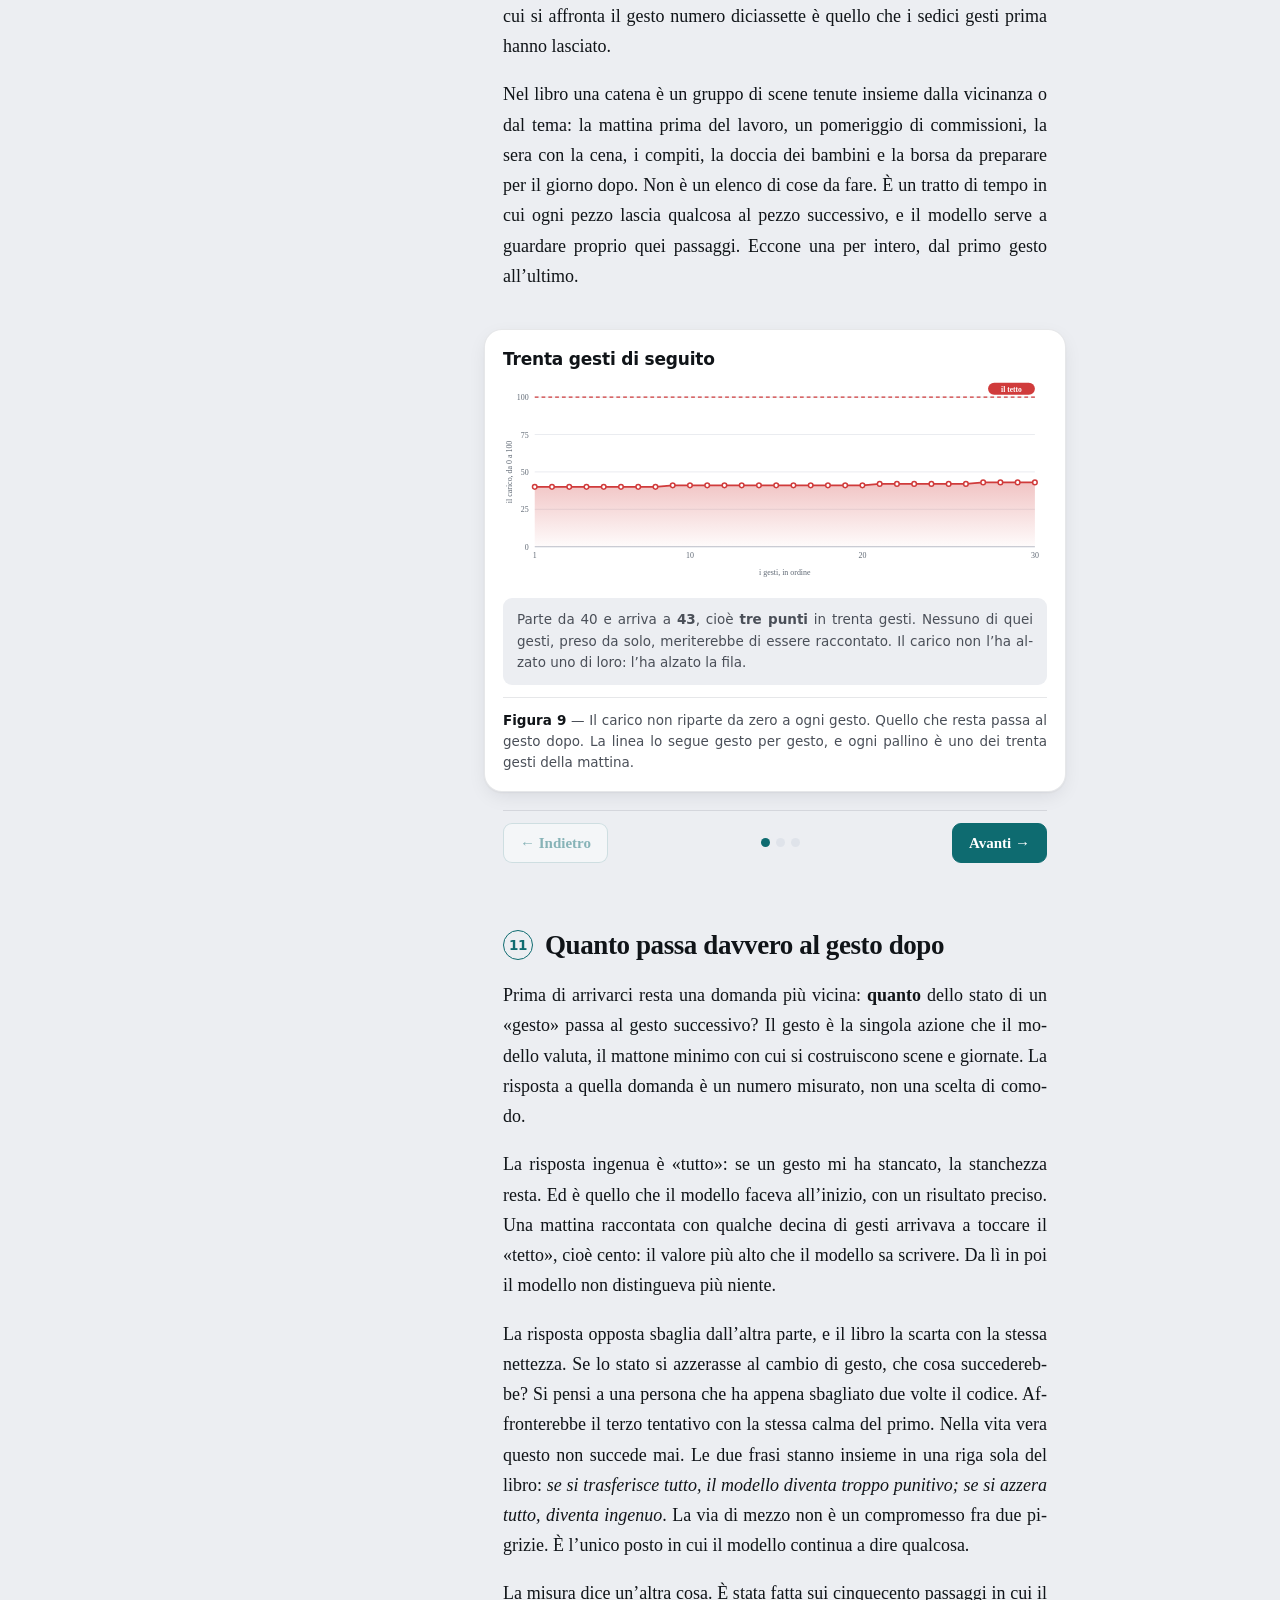
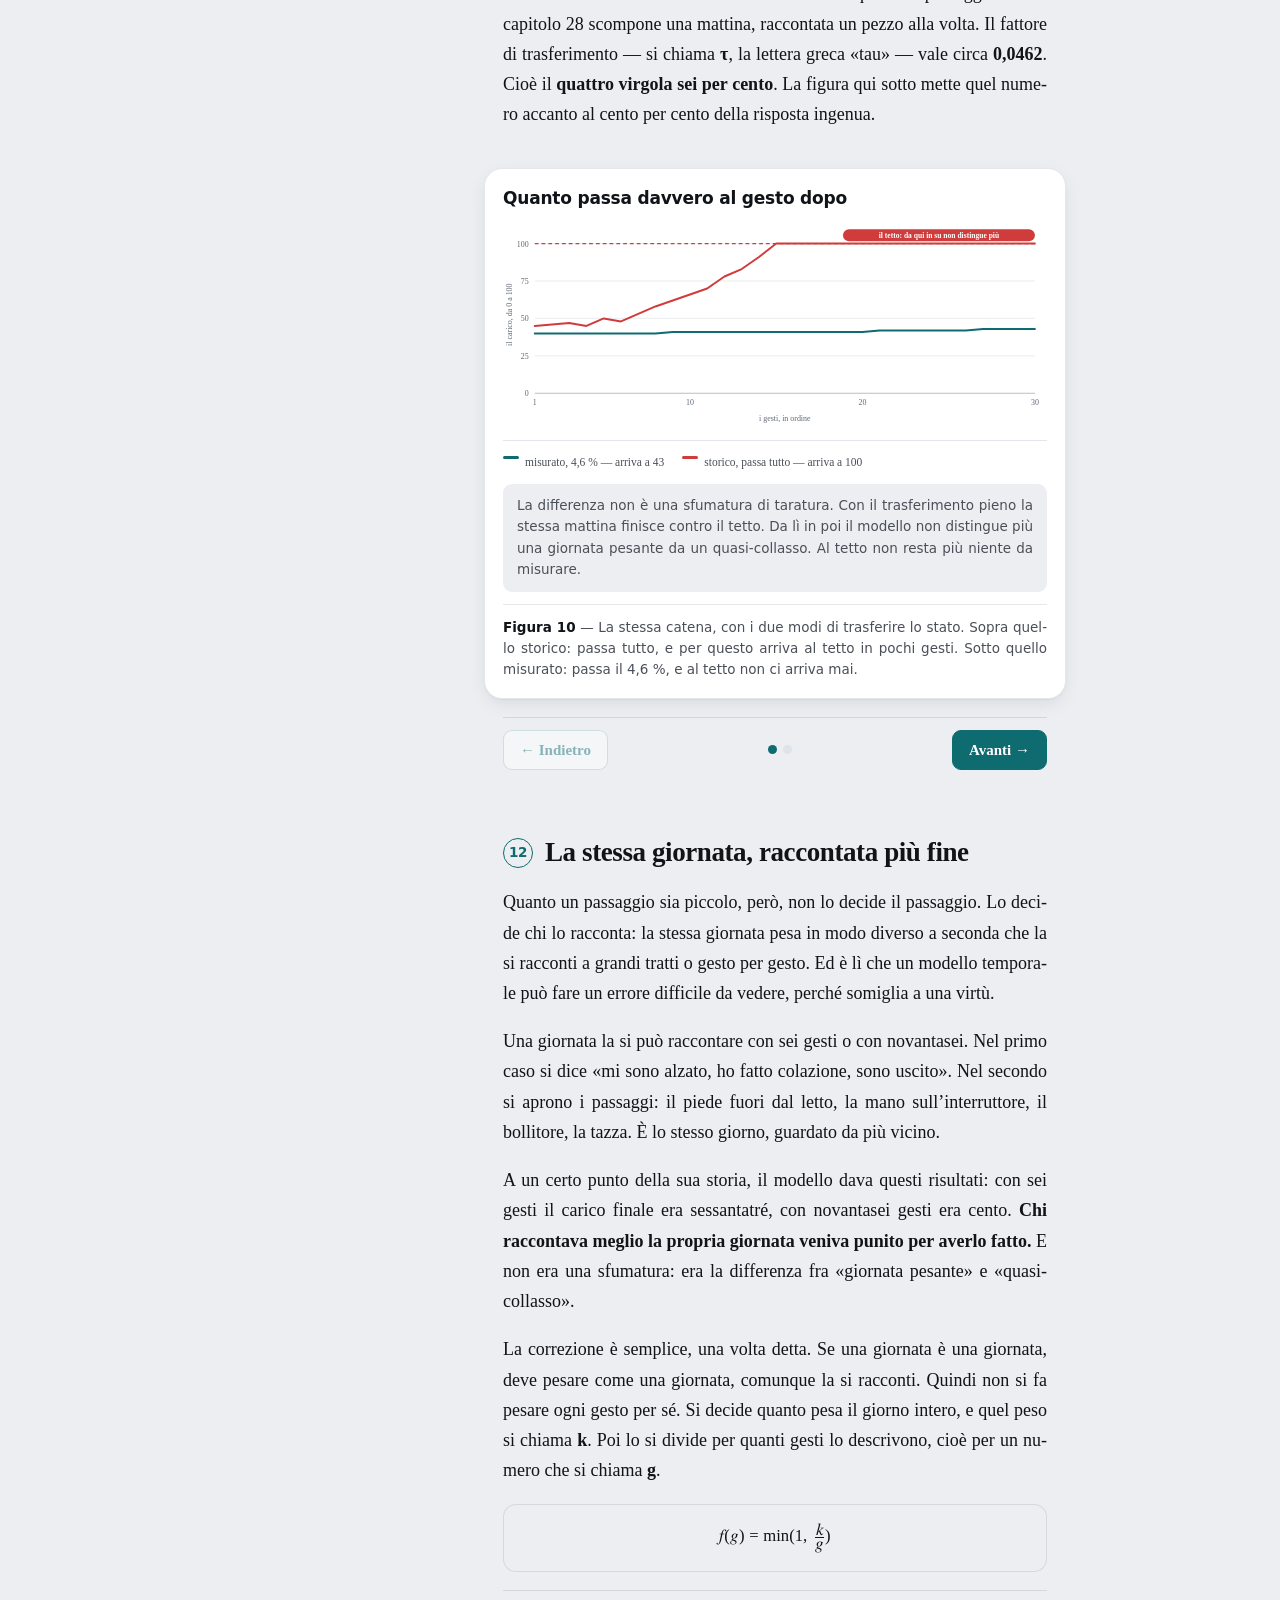
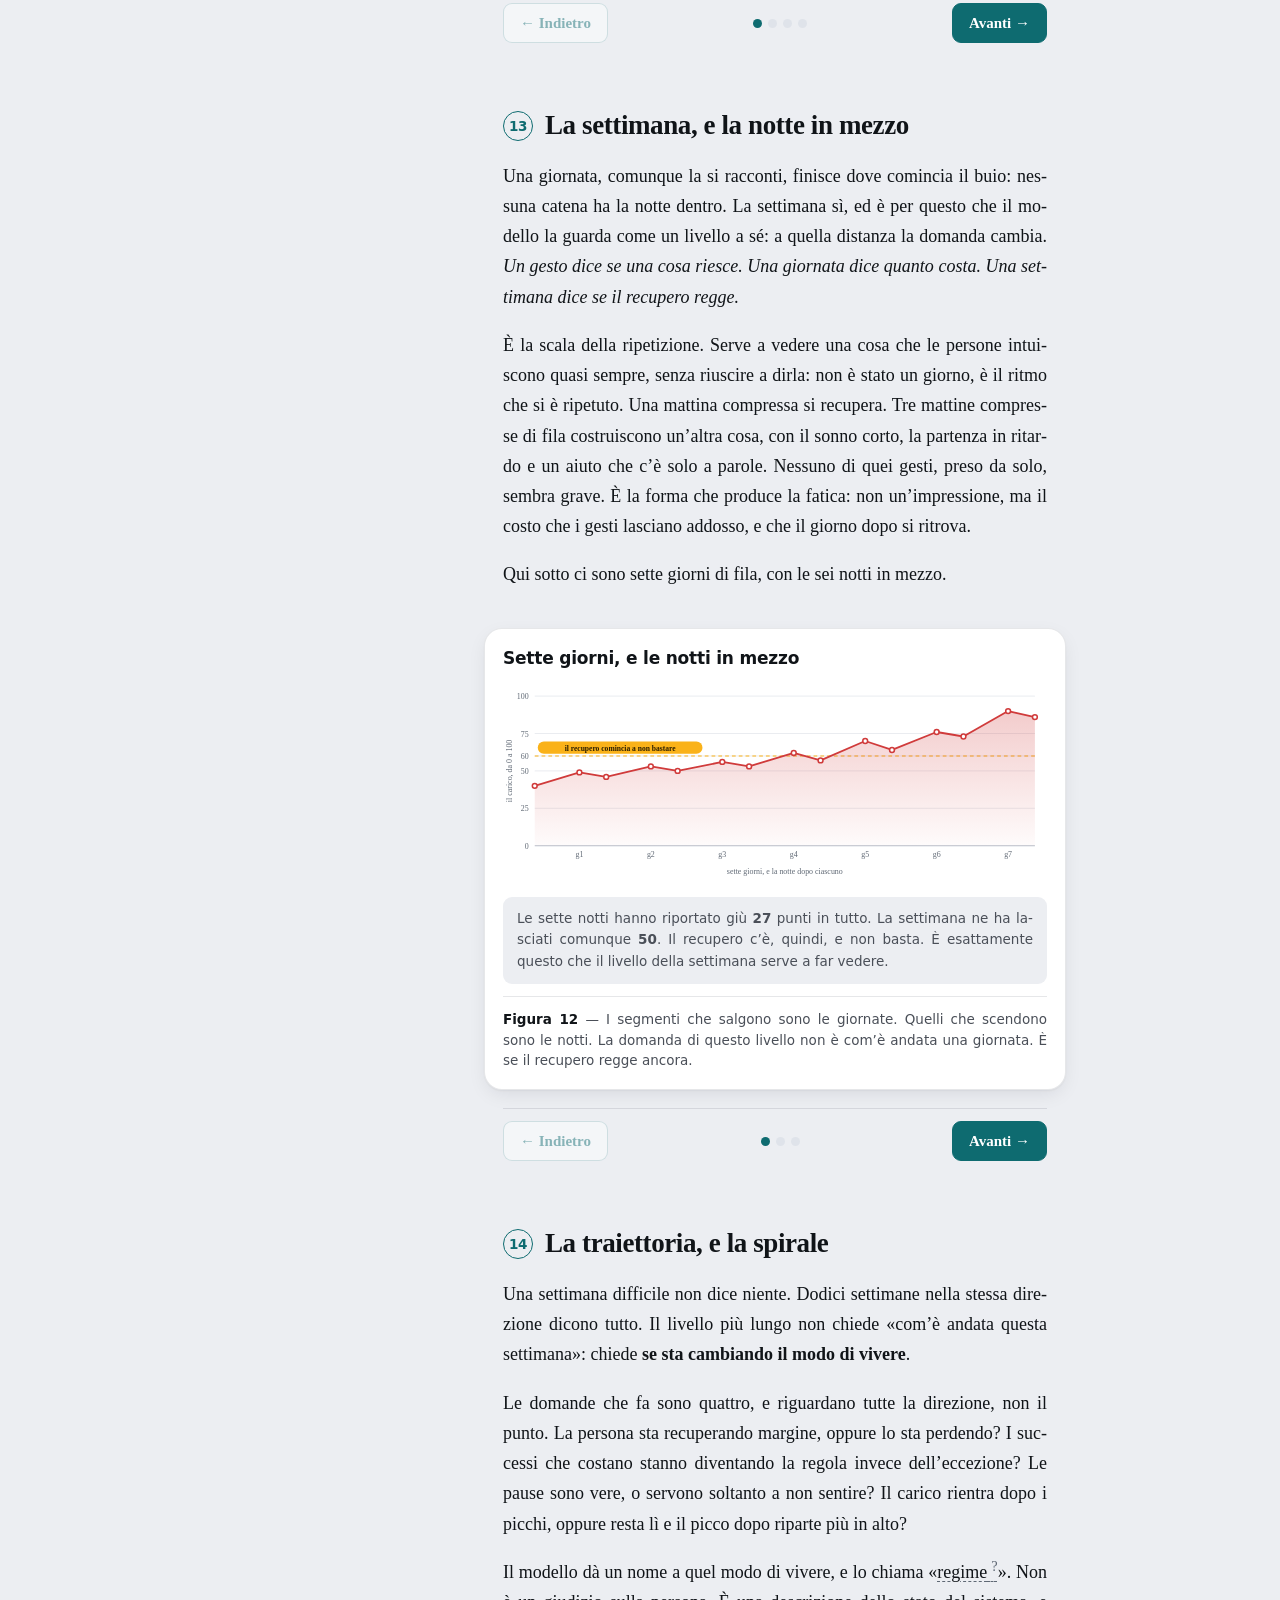
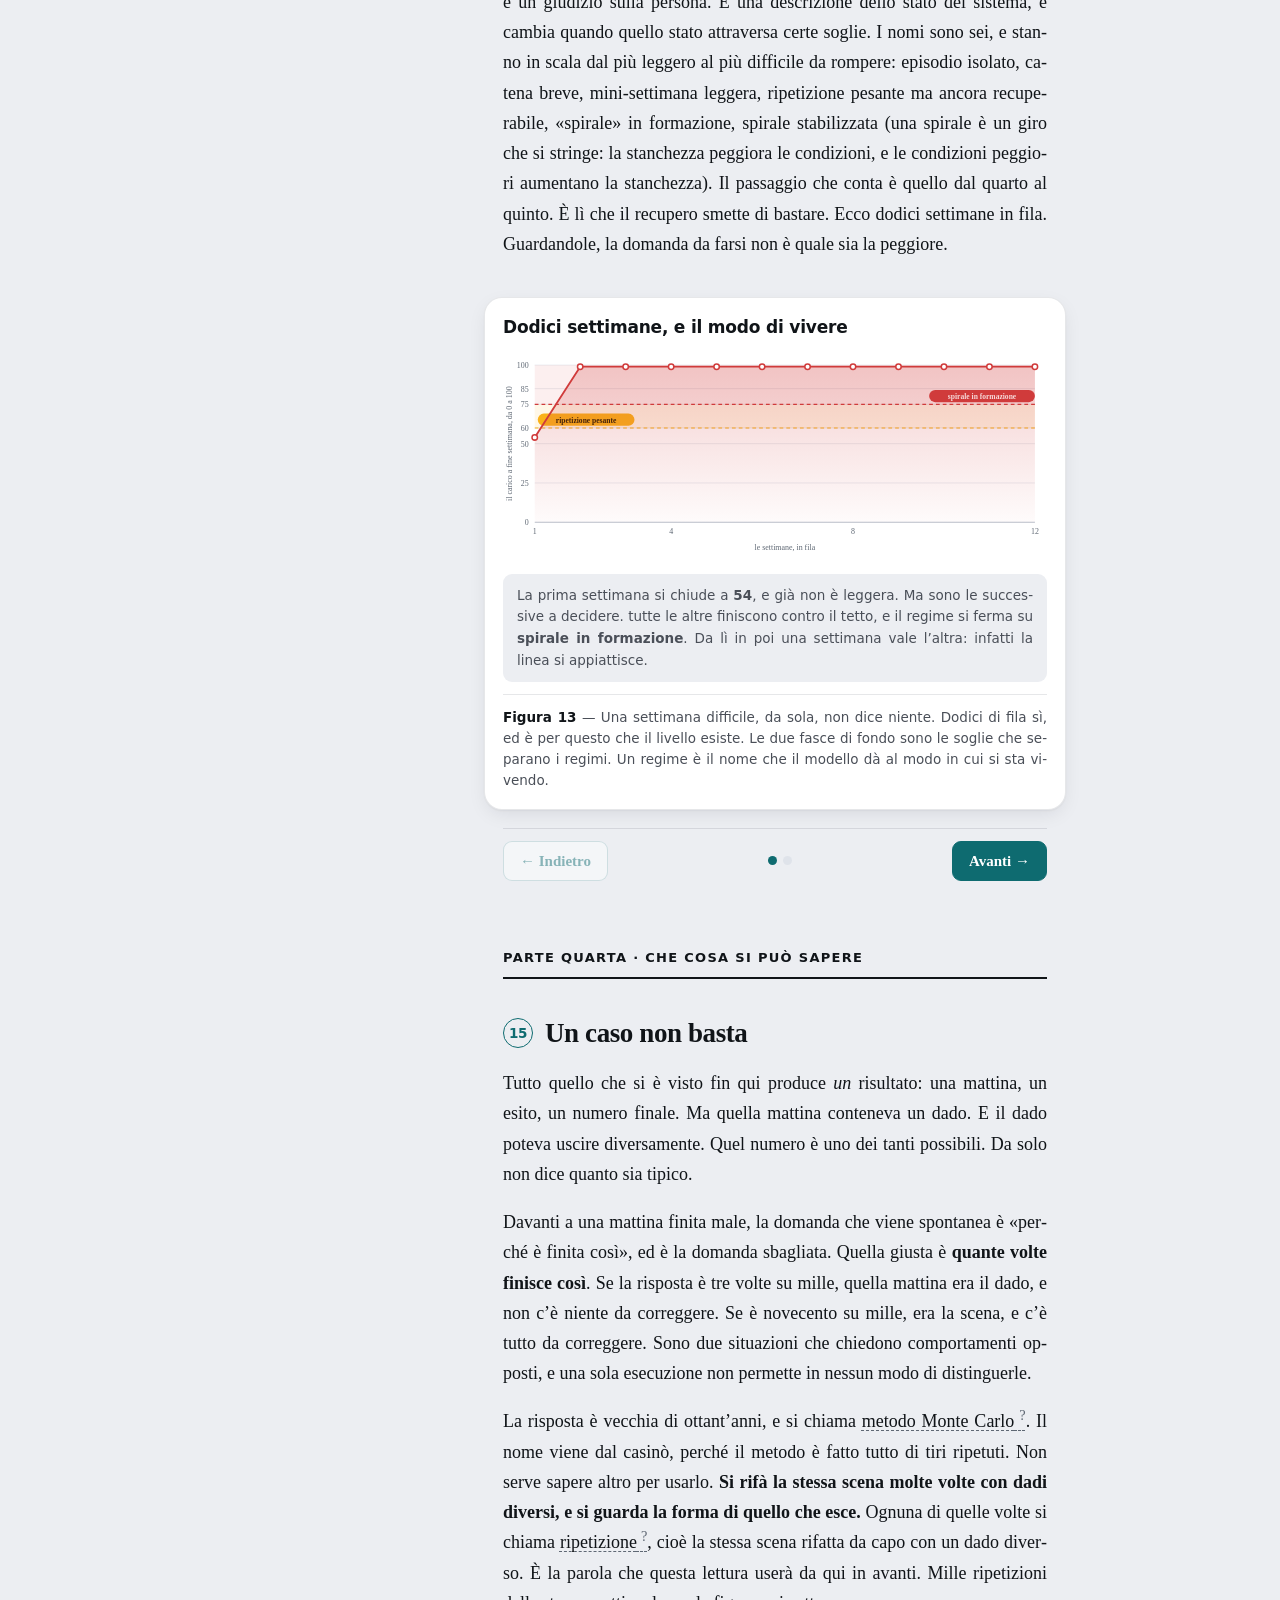
<file: IL-MODELLO.html>
<!DOCTYPE html>
<html lang="it" data-tema="chiaro">
<head>
<meta charset="utf-8">
<meta name="viewport" content="width=device-width, initial-scale=1">
<title>Il modello, letto per intero — Simulatore 3.0</title>
<link rel="stylesheet" href="app/stile/stile.css?v=2026-09-17">
<link rel="manifest" href="manifest.webmanifest">
<meta name="theme-color" content="#14556E">
<link rel="icon" href="app/icone/icona-192.png">
<link rel="apple-touch-icon" href="app/icone/icona-180.png">
<meta name="apple-mobile-web-app-capable" content="yes">
<meta name="apple-mobile-web-app-title" content="Simulatore">
</head>
<body class="lettura" id="cima">

<div class="strumenti-alto no-stampa">
  <button id="stampa" title="Stampa questa pagina">Stampa</button>
  <button class="commutatore" id="tema">Tema scuro</button>
</div>

<div class="contenitore-lettura">
<article class="testo-lettura">

  <header class="testata-lettura">
    <p class="occhiello">Simulatore di vita 3.0 · la lettura lunga</p>
    <h1>Il modello, letto per intero</h1>
    <p class="sottotitolo-lettura">
      Le altre pagine sono strumenti, e si aprono quando c’è qualcosa da fare. Questa invece
      è una lettura, da prendere come si prende un libro. Comincia da un «gesto» solo, cioè da
      un’azione con un inizio e una fine, come bere un bicchiere d’acqua. E arriva a una
      scena intera, una fila di gesti di seguito, ripetuta mille volte con un dado diverso
      ogni volta. In mezzo c’è tutta la
      matematica, e a ogni passaggio c’è una figura che si muove insieme ai numeri.
    </p>
    <p class="sottotitolo-lettura piccolo">
      Non serve sapere niente in anticipo. Ogni simbolo viene spiegato la prima volta che
      compare, e ogni formula è scritta due volte, in matematica e in italiano. E ogni
      affermazione ha accanto il modo di verificarla.
    </p>
    <div class="avviso-lettura">
      <p><b>Come si legge.</b> Di seguito, dall’inizio alla fine, perché i capitoli si
      appoggiano l’uno sull’altro. Le figure non sono disegni fermi: quelle con i cursori,
      le barrette da trascinare, cambiano mentre le muovi. E con loro cambiano
      anche le figure dei capitoli seguenti, perché lavorano tutte sulla stessa scena.
      L’indice a lato dice sempre a che punto sei.</p>
    </div>
  </header>

  <!-- ======================================================= PARTE PRIMA -->
  <p class="parte">Parte prima · Che cosa si calcola</p>

  <section class="capitolo" data-passi>
    <h2>Un gesto, non una vita</h2>

    <p>Si comincia da quello che il modello <em>non</em> fa, perché è quello che decide
    tutto il resto. Non misura una persona, e non dice se qualcuno è capace, forte,
    organizzato o fragile. Misura <strong>un gesto, in un momento preciso, nelle
    condizioni di quel momento</strong>.</p>

    <p>La differenza sembra sottile, e invece è tutto. Prova a chiederti «riesco a uscire di
    casa in orario?»: è una domanda sulla persona, e non ha una risposta. Prova invece a
    chiederti «questa mattina, con quattro ore di sonno, il bambino da vestire e le chiavi
    che non si trovano, che probabilità ha di riuscire l’uscita?». Questa è una domanda su
    una scena, e una risposta ce l’ha.</p>

    <p>Il libro comincia con un esempio che sembra troppo piccolo per contare qualcosa, e
    che invece regge tutto il resto. Una persona seduta sul divano ha sete e va a bere un
    bicchiere d’acqua. Il corpo è riposato, la cucina è vicina, per terra non c’è niente da
    scavalcare, e non capita niente che valga la pena raccontare. Adesso cambia un dettaglio solo. La stessa persona ha una schiena che non risponde sempre bene, e si alza
    di scatto senza appoggiarsi. Da fuori la scena è identica, ma dentro non lo è più,
    perché il corpo deve mettere insieme, in meno tempo, equilibrio, spinta e stabilità. La
    scena non è diventata più lunga: è diventata più delicata. E lo stesso identico intoppo,
    una fitta, un capogiro, un piede che scivola, nella prima versione viene assorbito senza
    che nessuno se ne accorga. Nella seconda no.</p>

    <p>C’è poi una scorciatoia che il modello rifiuta apertamente, ed è la più frequente di
    tutte. Sono le otto e dodici, e le chiavi non si trovano. La frase arriva prima ancora
    della porta: «sono sempre il solito». In un istante un episodio si allarga, e pretende
    di raccontare la persona intera. Il libro non risponde con un’assoluzione, che sarebbe la
    stessa scorciatoia rovesciata. Risponde chiedendo di dire con precisione dove il problema
    è successo, e in quale passaggio. Perché una responsabilità confusa diventa un peso,
    mentre una responsabilità localizzata può diventare una mossa.</p>

    <h3>Il gesto, e le sue due parti</h3>

    <p>L’unità che si calcola è un gesto solo, con un inizio e una fine; il libro la chiama
    «<span data-parola="nodo">nodo</span>». Bere un bicchiere d’acqua è un gesto, e lo è
    anche scrivere un messaggio difficile. «Fare la spesa» non lo è, perché è una sequenza,
    e va aperta nei gesti che contiene prima di poterla calcolare.</p>

    <p>La regola per riconoscerne uno sta in una riga, e tira apposta in due direzioni
    opposte: <em>un gesto deve essere abbastanza piccolo da poter essere calcolato, e
    abbastanza importante da avere un senso</em>. Se è troppo grande non ha una probabilità
    sua, perché contiene dieci gesti diversi. Il numero che ne esce è una media che non dice
    niente. Se è troppo piccolo, invece, non costa niente. Sapere con quanto margine è stato
    premuto un tasto non serve a nessuno.</p>

    <p>La misura giusta, però, non è la dimensione del gesto. È quante condizioni possono
    farlo inclinare. Inserire il codice alla cassa è un gesto minuscolo, in una giornata
    qualunque. Diventa un gesto che conta quando si hanno le mani occupate, la fila dietro, il codice
    cambiato la settimana prima e la memoria stanca.</p>

    <p>Un gesto ha due parti. La prima è <b>com’è il gesto in sé</b>: aprire una porta è
    facile, preparare una lezione è meno facile. La seconda è <b>come sono le condizioni
    adesso</b>. Quanto è stanco il corpo, quanto è chiaro che cosa fare, quanta fretta c’è,
    com’è l’ambiente, e quanto «carico» ci si porta dietro, cioè quanta pressione la
    persona ha già accumulato nei giorni prima, su una scala da 0 a 100.</p>

    <p>Il modello prende queste due parti e le mette insieme, e ne fa un numero: la
    probabilità che quel gesto riesca, <em>prima</em> che il caso dica la sua. Quel numero
    si chiama <b>Pn</b>, e i prossimi quattro capitoli servono a costruirlo.</p>
  </section>

  <section class="capitolo" data-passi>
    <h2>I nove numeri della taratura</h2>

    <p>Prima della formula viene la «<span data-parola="taratura">taratura</span>», cioè il
    momento in cui si guarda la scena e si decidono nove numeri. È il passaggio più
    importante di tutti, e il libro lo dice in una regola secca: <em>tarare prima, calcolare
    dopo</em>. Un valore scelto per far tornare il risultato non è una taratura, è una
    giustificazione.</p>

    <p>L’ordine conta per una ragione che sta in una frase del libro, e conviene ricordarla
    a memoria: <em>una formula buona non corregge dati cattivi, li rende soltanto più
    ordinati</em>. Il calcolo non migliora la realtà da cui parte. La rende trattabile, che
    è un’altra cosa. Un numero può sembrare preciso, perché ha i decimali, ha il grafico, ha
    la percentuale. E intanto si porta dentro, tutto intero, l’errore della premessa.</p>

    <p>I nove numeri sono questi. Il primo dice com’è il gesto in sé. I cinque in mezzo
    descrivono le condizioni, e possono aiutare o ostacolare. Gli ultimi tre misurano quello
    che pesa comunque. Ogni simbolo è una parola abbreviata, e nella tabella la prima colonna
    porta il simbolo, la seconda la parola per esteso. Da qui in avanti compariranno
    soltanto le sigle, e vale la pena tornare a guardare questa tabella tutte le volte che
    serve.</p>

    <div class="avvolgi-tabella"><table class="dati">
      <thead><tr><th>Simbolo</th><th>Che cosa misura</th><th>Se cresce</th></tr></thead>
      <tbody>
        <tr><td><b>P0</b></td><td>la <b>probabilità di partenza</b>: quanto è fattibile il gesto in sé, in condizioni ordinarie</td><td class="bene">aiuta</td></tr>
        <tr><td><b>E</b></td><td>l’<b>energia</b>: il corpo adesso, con il sonno, il dolore, l’equilibrio</td><td class="bene">aiuta</td></tr>
        <tr><td><b>I</b></td><td>l’<b>informazione</b>: quanto è chiaro che cosa fare, e con quali istruzioni</td><td class="bene">aiuta</td></tr>
        <tr><td><b>T</b></td><td>il <b>tempo</b>: quanto ce n’è davvero, e quanta fretta c’è in questo momento</td><td class="bene">aiuta</td></tr>
        <tr><td><b>M</b></td><td>la <b>materialità</b>: l’ambiente intorno, con lo spazio, gli oggetti, la luce, il rumore</td><td class="bene">aiuta</td></tr>
        <tr><td><b>BP</b></td><td>il <b>bonus protettivo</b>: la protezione concreta e temporanea che c’è adesso</td><td class="bene">aiuta</td></tr>
        <tr><td><b>C</b></td><td>la <b>complessità</b>: quanti pezzi vanno coordinati insieme</td><td class="male">toglie</td></tr>
        <tr><td><b>STR</b></td><td>lo <b>stress</b>: il carico che ci si porta dietro dai giorni prima</td><td class="male">toglie</td></tr>
        <tr><td><b>DEB</b></td><td>il <b>debito</b> da insistenza: quante volte si è forzato senza cambiare strada</td><td class="male">toglie</td></tr>
      </tbody>
    </table></div>

    <h3>Dichiarato, ipotizzato, incerto</h3>

    <p>I cinque in mezzo possono essere <b>positivi o negativi</b>. Il segno non è un
    giudizio: dice soltanto se quella condizione, adesso, aiuta o ostacola. Dormire bene è
    <b>E</b> positivo, dormire quattro ore è <b>E</b> negativo. È la stessa variabile.</p>

    <p>C’è poi una distinzione che regge la qualità di tutto il resto, e va fatta prima del
    calcolo. Le parole sono tre: <b>dichiarato, ipotizzato, incerto</b>. Se una persona dice
    di aver dormito sei ore, quello è un dato dichiarato. Un sonno descritto come «così così»
    deve tradurlo qualcuno, e quella traduzione è un’ipotesi, non un fatto. Un dolore mai
    misurato non si inventa. E un aiuto raccontato in modo vago non diventa aiuto reale solo
    perché qualcuno lo ha nominato.</p>

    <p>Accanto a ogni valore dovrebbe restare scritto di che qualità è. Il motivo è che
    <strong>un numero, una volta scritto, perde memoria di come è nato</strong>. Il sei del
    sonno e il sei della chiarezza sembrano la stessa informazione, ma il primo l’ha detto
    chi ha dormito, e il secondo l’ha indovinato chi ascoltava.</p>

    <p>E c’è una questione di misura. La taratura non ha una lunghezza fissa: cambia con la
    scala della scena. Per il bicchiere d’acqua bastano poche cose, come l’energia, il
    sonno, un eventuale dolore, la distanza, la luce, gli ostacoli e la fretta. Farci sopra
    trenta domande sarebbe troppo. Il modello peserebbe più della scena che deve leggere.
    Per una settimana di lavoro, figli, insonnia e pratiche arretrate, invece, poche domande
    sarebbero ridicole.</p>

    <h3>Le illusioni, e la scena tarata</h3>

    <p>La taratura serve anche a smascherare le illusioni gentili, che sono sempre le stesse
    tre. Pensiamo di avere tempo. Crediamo che un compito sia semplice. E contiamo su un
    aiuto che, al momento buono, non toglie peso a nessuno.</p>

    <p>Qui sotto c’è la scena su cui lavoreremo per tutta la prima metà del libro. Muovila
    finché non somiglia a una mattina che conosci. Le figure dei capitoli seguenti useranno
    questa scena, e non un esempio inventato.</p>

    <figure class="figura" data-figura="taratura"></figure>

    <p>C’è un’osservazione che vale la pena fare subito, muovendo i cursori. Il numero che
    esce <b>non è mai zero e non è mai cento</b>: si ferma a 5 in basso e a 95 in alto. Non
    è una scelta arbitraria, e la spiega il capitolo 4. E la <b>complessità</b> sposta il
    risultato molto più degli altri termini, perché un solo punto in più ne toglie cinque.
    Anche questo ha una ragione, e la spiega il capitolo dopo.</p>
  </section>

  <section class="capitolo" data-passi>
    <h2>La formula, in una riga</h2>

    <p>I nove numeri della taratura non restano isolati. Si combinano tutti in un solo
    calcolo, che si scrive in una riga sola. Eccola qui sotto.</p>

    <div class="formula-libro" data-formula="madre"></div>

    <p>Fa paura per un secondo, e poi non più, perché non contiene niente di complicato: è
    una <strong>somma</strong>. Si parte da quanto il gesto è fattibile in sé, si sommano le
    cinque condizioni con il segno che hanno, e si sottraggono i tre termini che pesano. Poi
    si taglia il risultato ai bordi. Nella formula quel «taglio» si scrive con una parola inglese, <b>clamp</b>, che vuol dire «morsetto»: stringe il numero fra due
    estremi e non lo lascia scappare da nessuna delle due parti. Se ne parla nel capitolo
    dopo.</p>

    <p>Vale la pena guardare che cosa <em>non</em> c’è in questa riga. Non ci sono
    moltiplicazioni fra le variabili, non ci sono esponenti, e non c’è nemmeno una media
    pesata, con coefficienti da tarare. Ogni termine entra una volta sola e vale quello che
    dice di valere. La povertà della struttura è voluta, perché rende il conto rifacibile a
    mano, su un foglio, da chiunque. E chi aggiunge decimali a questa riga non migliora il
    modello: nasconde dietro una cifra una decisione che andava dichiarata.</p>

    <p class="nota">Questa lettura racconta la formula per farla capire. Chi vuole vederla
    scritta così come la stampa il libro trova tutto nella pagina <a class="rimando"
    href="LA-FORMULA.html">La matematica, da zero</a>. Lì si confronta riga per riga con il codice
    vero del motore (il pezzo di programma che fa i conti).</p>

    <h3>Perché la riga resta così corta</h3>

    <p>Fuori dalla riga restano anche alcune grandezze importanti, e ci restano apposta. La
    formula tiene fuori l’«assetto» della persona, cioè quanto è ancora orientata dentro la
    scena, o quanto ne è uscita trascinata. Tiene fuori anche il «recupero», che è la pausa
    che toglie carico davvero, non quella che dà solo sollievo. Non contiene la risposta del
    «campo», l’ostacolo che reagisce al tentativo mentre è in corso. Non contiene il supporto
    nel suo senso largo. Lascia fuori il «costo nascosto», il prezzo di un gesto che sembra
    riuscito e si vede solo dopo. E non tocca l’aggiornamento dello stato dopo il gesto, né
    le traiettorie lunghe. Esistono tutte, e ognuna ha un posto suo. Qualcuna agisce prima,
    attraverso la taratura. Qualcun’altra agisce dopo, nella lettura dell’esito, che non è
    «riuscito o no»: i modi in cui un gesto può finire sono nove.</p>

    <p>La regola che regge questa scelta si chiama <span
    data-parola="domicilio_unico">domicilio unico</span>, e dice che <strong>ogni fatto ha
    una casa sola</strong>, cioè va scritto in un posto solo. Se l’assetto entrasse anche
    qui, lo stato della persona verrebbe contato due volte. Un assetto fragile, infatti, si vede già in due posti: nella
    chiarezza, che scende, e nella complessità, che sale.</p>

    <p>Sarebbe facile aggiungere una variabile per ogni cosa: ansia, motivazione, memoria,
    fame, rumore, vergogna. La riga sembrerebbe più completa, ma non lo sarebbe. Diventerebbe
    solo troppo difficile da usare. E il modello perderebbe l’unica cosa che lo rende utile:
    che il conto si può rifare a mano, e si può discutere.</p>

    <h3>Il grezzo, e i pesi dei termini</h3>

    <p>Il numero prima del taglio ha un nome suo, perché serve conservarlo:</p>

    <div class="formula-libro" data-formula="grezza"></div>

    <p>Si legge «pi con raw», dove <em>raw</em> vuol dire «grezzo». Se il grezzo e il numero
    finale coincidono, la scena stava dentro i confini. Se differiscono, il modello segnala
    un caso di bordo, e va guardato.</p>

    <p>Due termini hanno il numero cinque davanti, <b>5C</b> e <b>5 DEB</b>. La ragione è
    che complessità e debito non si misurano in punti di probabilità: si contano. Un
    coordinamento in più vale cinque punti in meno. Sempre, senza sfumature.</p>

    <p>La figura qui sotto smonta la formula sulla scena di prima. Ogni barra è un termine,
    e la sua lunghezza dice di quanto quella voce sposta il risultato.</p>

    <figure class="figura" data-figura="contributi"></figure>

    <p>Se muovi i cursori del capitolo precedente, vedi subito <strong>quale termine sta
    decidendo questa scena</strong>. Il modello serve a far vedere questo, e quasi mai è il
    termine che la persona si attribuisce.</p>
  </section>

  <section class="capitolo" data-passi>
    <h2>Il taglio ai bordi, e perché esiste</h2>

    <p>Resta da spiegare il morsetto, che nella riga era soltanto un nome. Serve perché la
    somma può uscire da qualunque parte. Con condizioni pessime può dare un numero negativo,
    e con condizioni ottime può superare cento. Come probabilità, nessuno dei due significa
    niente, e il taglio li riporta dentro.</p>

    <div class="formula-libro" data-formula="clamp"></div>

    <p>Si legge da dentro verso fuori, ed è più facile di come sembra. Prima viene <b>max(5,
    x)</b>. Fra cinque e il valore grezzo prende il più grande: quindi <em>alza</em> tutto
    ciò che stava sotto cinque. Poi viene <b>min(95, …)</b>. Fra novantacinque e quel
    risultato prende il più piccolo: quindi <em>abbassa</em> tutto ciò che stava sopra
    novantacinque. Messe insieme, le due operazioni dicono una cosa sola:</p>

    <div class="formula-libro" data-formula="confini"></div>

    <h3>La forma del taglio</h3>

    <p>Una funzione si capisce meglio disegnata che descritta. Ecco che forma ha.</p>

    <figure class="figura" data-figura="clamp"></figure>

    <p>Nel tratto in diagonale il taglio non fa niente, e il valore esce com’è entrato. Nei
    due pezzi piatti, in basso e in alto, fa invece il suo mestiere. Il punto acceso sulla
    linea è la scena tarata al capitolo 2. Spingi i cursori agli estremi, e lo vedrai
    lasciare la diagonale e appiattirsi contro uno dei due bordi.</p>

    <h3>Perché proprio 5 e 95</h3>

    <p>Perché proprio 5 e 95? Perché il modello si rifiuta di dire «è garantito», e si
    rifiuta di dire «è impossibile». Anche una scena molto favorevole può incontrare un
    imprevisto, e anche una scena difficile può riuscire, magari con un aiuto o con un caso
    favorevole. Il senso del taglio sta in una frase: <em>il modello conserva sempre una
    quota minima di possibilità e una quota massima di incertezza</em>.</p>

    <p>Vale la pena precisare che cosa il 5 e il 95 <em>non</em> dicono, perché è la parte
    che viene fraintesa più spesso. Non dicono che qualunque cosa sia possibile nel cinque
    per cento dei casi. E non dicono che niente al mondo superi il novantacinque. Dicono
    che, <strong>dentro il funzionamento ordinario di un gesto</strong>, il modello si tiene
    lontano dagli estremi. Le situazioni davvero impossibili, pericolose o fuori scala non
    vanno schiacciate dentro una percentuale elegante. Chiedono altro: che il calcolo si fermi prima di cominciare. Di questo si occupa un altro pezzo del modello, il «cancello di sicurezza», di cui si parla più avanti.
    Il taglio lavora dentro il territorio del modello. Non serve a farci entrare quello che
    sta fuori.</p>

    <div class="riquadro-attenzione">
      <p><b>Attenzione, però:</b> il taglio serve a evitare probabilità assurde, non a
      nascondere errori di taratura. Se il grezzo esce appena sotto zero, il taglio fa il
      suo lavoro. Se esce molto negativo — meno venti, meno trenta — quasi sempre c’è una
      variabile scritta due volte: la stanchezza messa in <b>E</b> e di nuovo in
      <b>STR</b>, la fretta in <b>T</b> e di nuovo in <b>C</b>. Un grezzo schiacciato contro
      uno dei due estremi va sempre riletto, prima di fidarsene.</p>
    </div>
  </section>

  <section class="capitolo" data-passi>
    <h2>Le due tabelle che si somigliano e non sono uguali</h2>

    <p>Rileggere un grezzo vuol dire quasi sempre tornare sul carico. E il carico è uno dei
    due termini della formula che non entrano come numero libero, perché passano per una
    tabella. L’altro è il debito. Sembrano fatti allo stesso modo, e non lo sono, ed è una
    distinzione che vale la pena capire bene, perché è matematica pura e si vede a
    occhio.</p>

    <p>Il <strong>debito</strong> è il caso semplice:</p>

    <div class="formula-libro" data-formula="debito"></div>

    <p>Uno vale cinque, due vale dieci, tre vale quindici. La tabella del libro
    <em>è</em> questa moltiplicazione, riga per riga, e basta moltiplicare.</p>

    <p>Il conto è semplice, ma il debito non scatta facilmente: è fatto apposta per
    scattare di rado. Non conta gli errori, e non cresce ogni volta che qualcosa va storto.
    Perché cresca servono sei cose <em>insieme</em>, non una sola: un carico già alto, un
    esito fragile o fallito, la persona che insiste, e che insiste con la stessa mossa che
    non funziona, nessun vero recupero e nessun cambio di rotta. Ecco perché un inciampo da
    solo non fa debito.</p>

    <h3>Il carico, e le sue sei fasce</h3>

    <p>Un dato lo spiega meglio di qualunque descrizione. Nella mattina da cinquecento gesti
    del libro, il debito è rimasto a zero per tutti e cinquecento. Eppure dentro quella
    sequenza ci sono quattro fallimenti tecnici e quarantasette inciampi. Non è scattato
    nemmeno una volta, perché la persona non batteva sempre sullo stesso chiodo. Il debito
    deve comportarsi così: raro, e proprio per questo significativo. La differenza che
    misura non è fra insistere e mollare. È fra una perseveranza che impara e una che ripete
    più forte.</p>

    <p>Con il <strong>carico</strong> le cose vanno diversamente. Non esiste nessun numero
    per cui moltiplicare STR e ottenere quello che toglie. Quella penalità non cresce goccia
    a goccia: cresce a scalini.</p>

    <div class="formula-libro" data-formula="penstr"></div>

    <p>La parentesi grande aperta a sinistra si chiama <b>graffa</b>. Serve a tenere insieme
    più casi, che valgono uno per volta. Questa si legge così: «vale zero se il carico sta
    fra zero e trentanove, vale cinque se sta fra quaranta e cinquantanove, e così via». Una
    funzione fatta così si chiama <strong>funzione a gradini</strong>. Il nome si capisce
    guardandola.</p>

    <p>La graffa taglia la scala del carico in sei intervalli. Ognuno si chiama
    «<span data-parola="fascia">fascia</span>». Dentro la stessa fascia la penalità non cambia
    mai, comunque si muova il numero. Le sei fasce hanno anche una lettura, e messe in fila
    dicono più della tabella. Sotto quaranta il carico è basso, o comunque governabile
    dentro il gesto: non toglie niente. Da quaranta a cinquantanove pesa, ma non è ancora
    rosso. Da sessanta a sessantanove il gesto diventa più fragile. Da settanta comincia il
    rosso: prima nella forma controllabile, poi in quella severa. Lì il rischio non è più di
    fallire, ma di riuscire lasciando danno. Da novanta in su si è al limite.</p>

    <h3>Perché il carico salta a gradini</h3>

    <p>Vale la pena guardare dove cadono i salti.</p>

    <figure class="figura" data-figura="penstr"></figure>

    <p>La linea tratteggiata è dove passerebbe una curva continua, e serve a vedere la
    scelta. Una curva continua direbbe una cosa precisa, e cioè che fra un carico di 44 e uno
    di 47 c’è una differenza reale, misurabile, che il modello sa cogliere. <strong>Non è
    vero.</strong> Pensa a una persona che si porta addosso una settimana pesante: nessuno
    può dire se il suo carico vale 44 o 47. Quello che si può dire davvero è
    se quel carico sia basso, medio, alto o rosso. La funzione a gradini ammette questo
    limite, mentre una curva continua lo nasconderebbe dietro decimali inventati.</p>

    <p>C’è una seconda ragione, più vicina all’esperienza. Il carico non agisce goccia a
    goccia: agisce a soglie. Finché il sistema regge, regge. Poi qualcosa si sposta, e la
    stessa persona, con un carico solo di poco maggiore, comincia a irritarsi prima, a
    tagliare passaggi, a recuperare peggio. Chi ha attraversato un periodo di sovraccarico
    riconosce quel salto. Non è un peggioramento graduale: è un cambio di «regime», cioè del modo generale in cui
    la persona sta funzionando in quel periodo.</p>

    <p>E c’è una terza ragione, la più pratica: i gradini rendono il modello difficile da
    manipolare. Spostare STR da 62 a 66 non cambia niente. Spostarlo da 68 a 72 cambia la
    penalità, e quel cambiamento è visibile, discutibile, difendibile. Si può chiedere
    <em>perché hai messo questa persona in fascia rossa?</em>, ed è una domanda a cui si
    può rispondere. Rispondere «perché ho scritto 71 invece di 69», invece, non avrebbe
    senso.</p>
  </section>

  <!-- ====================================================== PARTE SECONDA -->
  <p class="parte">Parte seconda · Che cosa succede</p>

  <section class="capitolo" data-passi>
    <h2>Il dado, e che cosa significa davvero una percentuale</h2>

    <p>A questo punto c’è un numero, la probabilità che il gesto riesca, ma non c’è ancora un esito. Fra i due c’è quella parte della vita che nessuna analisi, per quanto
    accurata, riesce a prevedere. Il modello le dà un posto suo, preciso: un dado da cento
    facce, tirato <em>dopo</em> il calcolo, mai prima.</p>

    <p>La regola è una sola, e non ha eccezioni.</p>

    <div class="formula-libro" data-formula="dado"></div>

    <p>Il simbolo ⟺ si legge «se e solo se», e dice due cose insieme. Ogni tiro sotto la
    «soglia» (la soglia è Pn: il numero che il dado non deve superare) riesce. Nessun tiro sopra la
    soglia riesce, e non c’è una terza possibilità. Non esistono colpi che valgono doppio,
    né numeri che fanno fallire da soli, né un tiro che conti più di un altro.</p>

    <p>Da qui segue un fatto che si dice spesso e si dimostra di rado. Il dado dà ognuno dei
    cento numeri con la stessa probabilità. I numeri favorevoli sono quelli da 1 a Pn: cioè
    esattamente Pn numeri su cento. Quindi:</p>

    <div class="formula-libro" data-formula="probabilita"></div>

    <p>Ecco perché Pn = 70 si legge «settanta per cento» e non «di solito riesce». Non è un
    modo di dire: è una frazione, ed è esatta. Su cento mattine identiche, settanta
    finiscono bene e trenta no.
    <strong>Nessuna delle due cose è una sorpresa.</strong> Nemmeno le trenta.</p>

    <h3>Un tiro solo non prova niente</h3>

    <p>Questa frase è facile da leggere e difficile da credere davvero, e la figura qui
    sotto serve proprio a crederla. Tira il dado sulla scena tarata al capitolo 2. Poi
    guarda salire la quota di riuscite, cioè quante volte su cento è andata bene, mentre i
    tiri si accumulano.</p>

    <figure class="figura" data-figura="dado"></figure>

    <p>Con un tiro solo non si impara niente. Con dieci si comincia a vedere qualcosa. Con
    mille la quota si è assestata su Pn e non si muove più. È il motivo per cui il
    simulatore non chiede mai di credere a un caso singolo — e il motivo per cui esiste
    tutta la quarta parte di questa lettura.</p>

    <p>Da qui viene una regola tecnica che protegge da un difetto molto comune: <b>il tiro non
    modifica Pn</b>. Se la probabilità era 70 e il dado ha dato 95, la probabilità resta 70.
    Il risultato è sfavorevole, ma la stima non era per forza sbagliata. Potrebbe esserlo,
    certo. Per saperlo, però, serve una serie, non un episodio.</p>

    <p>La tentazione di saltare quel passaggio è fortissima, e la conosciamo tutti. Appena
    sappiamo com’è andata, ricostruiamo il percorso. E lo ricostruiamo come se il finale
    fosse sempre stato scritto. Se il messaggio è stato accolto bene, diciamo che il tono era
    giusto. Se ha prodotto una reazione fredda, rileggiamo le stesse identiche parole, e ci
    troviamo subito l’errore. Aggiustare le variabili perché coincidano con l’esito non è
    simulare. È raccontare una storia all’indietro, con l’aria di calcolare.</p>

    <h3>Il seme, e i due limiti</h3>

    <p>Resta una domanda pratica. Se il dado è casuale, come si fa a rifare due volte lo stesso
    conto e ritrovare gli stessi numeri? La risposta si chiama
    «<span data-parola="seme">seme</span>». Il generatore del simulatore non produce un caso
    vero. Produce una sequenza decisa da un numero di partenza, e con lo stesso seme i tiri
    sono sempre gli stessi.</p>

    <p>Il seme serve a tre cose. La prima è controllare: chiunque, un collega oppure
    l’autore stesso sei mesi dopo, deve poter rifare il conto e ritrovare le stesse cifre.
    La seconda è confrontare in modo pulito. Si rifà la stessa mattina cambiando una
    condizione sola, e i tiri restano identici, quindi tutto quello che cambia negli esiti
    viene da quella condizione, e da nient’altro. La terza è una disciplina: con il seme
    fisso nessuno può rilanciare finché non esce il numero comodo. Una cautela, però.
    Ripetibile non vuol dire vero, e su una scena descritta male una sequenza ripetibile
    produce sempre lo stesso errore.</p>

    <p>Il dado, alla fine, mette due limiti opposti, ed è forse il contributo più utile che
    dà al modello. Il primo è un limite al controllo. Chi crede di poter governare ogni
    conseguenza si carica di una responsabilità impossibile: un messaggio scritto bene, nel
    momento giusto e con rispetto, può comunque essere letto male. La cura aumenta la
    probabilità, ma non garantisce l’esito. Il secondo è un limite all’alibi. Chi arriva
    senza preparazione, con informazioni vaghe, poco tempo e carico alto, non può chiamare
    sfortuna ogni esito storto, perché lì il dado è stato tirato in una scena già
    impoverita. La prima correzione, in quel caso, non è sperare in un tiro migliore. È
    cambiare Pn.</p>

    <div class="riquadro-attenzione">
      <p><b>Il domicilio del dado:</b> il dado non deve assorbire ciò che era già visibile.
      Se una persona dorme quattro ore da giorni, quello non è caso: è <b>E</b> e
      <b>STR</b>. Se non capisce il testo perché è opaco, è <b>I</b>. Chiamare caso ciò che
      era già nella scena significa nascondere dati. Il dado rappresenta la variabilità
      <em>minuta e ordinaria</em> che resta dopo una buona analisi, e niente di più.</p>
    </div>
  </section>

  <section class="capitolo" data-passi>
    <h2>Il margine: non se è riuscita, ma di quanto</h2>

    <p>Il dado, da solo, dà una risposta di due parole, e quel verdetto, riuscito oppure
    non riuscito, butta via l’informazione più utile. Due azioni possono riuscire tutt’e due
    e raccontare storie diverse. Una passa con spazio, quasi senza consumare
    risorse. L’altra passa appena, con il fiato corto, e lascia la persona tesa, e incerta
    sul passaggio dopo.</p>

    <p>Il «margine» recupera quell’informazione con una sottrazione. Le sottrazioni scritte
    sono due, ma il margine è uno solo: cambia solo il verso, cioè quale dei due numeri sta
    sopra e quale sta sotto.</p>

    <div class="formula-libro" data-formula="margini"></div>

    <p>Se il tiro riesce, il margine è la distanza sotto la soglia. Se fallisce, è la distanza
    sopra. Sono entrambi numeri positivi. Si leggono con tre fasce: <b>0–9 fragile</b>,
    <b>10–24 normale</b>, <b>25 e oltre forte</b>.</p>

    <h3>Elena, e le sue quattro mattine</h3>

    <p>Un esempio del libro mostra quanto cambi la conversazione. Elena deve accompagnare il
    figlio a scuola e poi entrare al lavoro. Ci sono lo zaino, le chiavi, la merenda, la
    giacca, il traffico, un messaggio del collega, e un bambino che procede con il suo passo.
    Il gesto «uscire entro l’orario utile» ottiene dalla taratura una probabilità di 67. Adesso si guardano quattro mattine, non quattro Elene. La stessa scena, quattro tiri.</p>

    <p>Con 28 il margine vale 39. La partenza è larga, tanto che una chiave fuori posto o una
    telefonata vengono assorbite. Con 65 il margine vale 2. Escono lo stesso, in orario, e
    da fuori non è cambiato niente. Dentro, quella mattina è passata sul filo: chiamarla
    soltanto «riuscita» sarebbe una lettura falsa, per eccesso di ottimismo. Con 72 il
    ritardo arriva, ma la soglia è mancata per 5. Basterebbe preparare la merenda la sera
    prima, o togliere il telefono dalla scena dell’uscita. Con 94 è mancata per 27, e lì non
    ha inciampato niente: era la scena a essere troppo stretta per reggere. Quattro numeri,
    quattro discorsi diversi. Fermandosi al verdetto ne resterebbero due, e in metà delle
    mattine si direbbe la cosa sbagliata.</p>

    <p>Quattro tiri, però, sono pochi per vedere che forma abbiano i margini. Guardiamone
    duemila.</p>

    <figure class="figura" data-figura="margine"></figure>

    <h3>La fascia fragile, e la misura giusta</h3>

    <p>La zona colorata al centro è la fascia fragile. Lì dentro c’è quello che conta capire: <strong>un
    successo con margine 3 e un fallimento con margine 3 sono la stessa mattina</strong>. Sono
    passati tutti e due sul filo. La prossima volta potrebbero andare al contrario, senza che
    sia cambiato niente.</p>

    <p>Ecco perché il libro insiste che il margine conti più dell’esito. Riuscire per un
    punto e riuscire per quaranta lasciano scritta la stessa parola, ma sono due sistemi
    diversi. Nel primo caso la persona ha attraversato il ponte strisciando contro il bordo,
    nel secondo è passata al centro. Da nessuna parte al mondo, in nessun gestionale, in
    nessuna agenda, in nessuna valutazione di fine anno, resta traccia di quella differenza.
    Il <span data-parola="margine">margine</span> è l’unica cosa che la vede.</p>

    <p>Da qui nasce una regola pratica, che manda in pensione molti consigli inutili.
    <strong>La correzione va tenuta in proporzione alla distanza.</strong> Davanti a una
    soglia mancata per pochi punti, si propongono quasi sempre soluzioni enormi: «devi
    organizzarti meglio». E invece basterebbe controllare prima gli ingredienti. O scegliere
    un piatto con meno passaggi. Davanti a un fallimento netto succede il contrario. Si
    suggeriscono ritocchi. Ma cinque minuti in più non salvano una scena fuori scala. Un
    elenco di cose da fare non toglie un carico che dura da settimane. E spostare un oggetto
    non salva una giornata senza recupero.</p>

    <h3>Una fila di margini</h3>

    <p>C’è poi un uso del margine che va oltre il singolo episodio. Una fila di margini
    racconta una tendenza. Chi arriva puntuale ogni mattina con due punti di margine vive
    dentro una puntualità fragile. Chi consegna sempre al limite lavora dentro un’efficienza
    rischiosa. Il mondo vede che le cose vengono fatte, e non vede quanto spazio è rimasto.
    Vale anche al contrario, ed è meno ovvio. Alcune persone non riconoscono i propri
    margini larghi, e trattano ogni riuscita come appena sufficiente. A loro il numero dice
    una cosa sobria: in quel passaggio lo spazio c’era. Il margine lavora così contro due
    autoinganni gemelli: fare un dramma di un passaggio riuscito bene, e trovare normale una
    fila di riuscite quasi rotte.</p>

    <p>Cambia anche il modo di fare le domande, ed è forse la parte che a chi legge resta
    più impressa. «Sei riuscito?» chiude presto, mentre «quanto margine avevi?» apre. «Hai
    sbagliato?» mette sulla difensiva, mentre «quanto eri vicino alla soglia?» permette di
    guardare. Il margine, in fondo, trasforma il giudizio in progetto.</p>

    <p>C’è un dettaglio d’ordine che conta: il margine si può calcolare <b>solo dopo</b> il
    tiro. Prima del dado esiste Pn, e basta, e questo impedisce di aggiustare la scena a
    posteriori. Non si può dire «è fallito di molto, quindi Pn era sbagliato». E il margine,
    una volta calcolato, non è ancora al sicuro, perché c’è qualcosa che può ridurlo
    dopo.</p>
  </section>

  <section class="capitolo" data-passi>
    <h2>Quando il campo risponde</h2>

    <p>Quel qualcosa è una famiglia di ostacoli che non sta né nell’ambiente né nella
    complessità, perché sono gli ostacoli che <strong>reagiscono al tentativo</strong>. Il
    cane che tira proprio mentre apri la porta. L’applicazione che rifiuta il codice proprio
    adesso. La serratura che si inceppa, e l’altra persona che alza il tono quando tu abbassi
    il tuo.</p>

    <p>Un ambiente difficile ma fermo sta dentro la formula, in <b>M</b>, <b>I</b>, <b>T</b>
    o <b>C</b>. Un ambiente che risponde sta <em>fuori</em>, e agisce dopo il dado,
    togliendo margine a un esito già deciso. Il modello lo chiama
    <span data-parola="campo">campo attivo</span>.</p>

    <p>La distinzione è la più delicata di tutte, e si impara meglio a coppie. Se la cucina è già buia prima di alzarsi, si è dentro <b>M</b>. Se durante il gesto la sedia si sposta, si è nel campo. Se si sa che la connessione è instabile, va scritto in <b>M</b>. Se il sito cade proprio nel momento in cui si preme invio, il campo ha risposto. Se si sa di avere poco tempo, si è dentro <b>T</b>. Se qualcuno impone una scadenza nuova mentre si sta lavorando, il campo ha risposto.</p>

    <p>Il criterio è doppio, e vanno soddisfatte tutt’e due le metà. La risposta deve
    arrivare <em>dopo</em> il tentativo, e deve essere davvero una risposta. Non basta dire
    «era difficile»: bisogna poter dire che cosa ha reagito, in quale momento, e con quale
    effetto sul margine.</p>

    <div class="formula-libro" data-formula="margine_netto"></div>

    <h3>Dove entra la sottrazione del campo</h3>

    <p>Tutta la questione sta nel punto in cui entra questa sottrazione, e la matematica lo
    rende evidente. La risposta del campo compare <strong>qui</strong>, dopo il tiro, e non
    dentro la somma iniziale. Metterla là vorrebbe dire far pagare due volte lo stesso
    ostacolo. Una volta abbassando la probabilità, e un’altra togliendo margine
    all’esito.</p>

    <p>Un conto piccolo mostra come lavora la sottrazione. Una persona ha probabilità 68 e tira
    52. Il margine è 16, e il gesto passa. Se durante il passaggio il campo oppone una
    resistenza che vale 10, il margine netto scende a 6. Il gesto passa ancora, però adesso
    è fragile. Se la resistenza vale 20, il margine netto diventa negativo. Quello che
    sembrava superato viene sporcato, o ribaltato del tutto.</p>

    <p>Da qui si capisce perché scene che sembrano identiche finiscano in modi lontanissimi.
    Due persone caricano lo stesso modulo sullo stesso sito. La prima è arrivata lì con
    largo margine: documenti pronti, connessione stabile, tempo abbondante. Il sito chiede
    una conferma in più, e la scena si complica, ma regge. La seconda era già al limite:
    fretta, stanchezza, istruzioni lette di corsa. Lo stesso identico intoppo la blocca.
    L’evento è lo stesso. Lo spazio che c’era per assorbirlo, no. Non è quasi mai
    l’imprevisto in sé a rovinare una scena. È l’imprevisto che arriva quando non è rimasto
    più spazio.</p>

    <h3>Il cane, e i suoi limiti</h3>

    <p>È la regola che il libro applica alla «scheda del cane», cioè all’esempio del cane
    che tira il guinzaglio, visto qui sopra. Lì il gesto parte da una
    probabilità di cinquanta: <em>il cinquanta descrive la scena senza il cane che tira; il
    cane entra dopo</em>. Sembra un cavillo, e non lo è. È la differenza fra un modello che
    conta una volta e uno che conta due volte. E un modello che conta due volte produce numeri
    che sembrano precisi, e non lo sono.</p>

    <p>C’è però una conseguenza che protegge dall’abuso opposto. L’abuso è chiamare campo
    qualunque cosa vada storta. Una porta che si inceppa tutte le mattine non è più una
    sorpresa. È ambiente conosciuto, e va preparata prima. Un sito che si blocca sempre allo
    stesso passaggio non è una risposta improvvisa del mondo. È un rischio prevedibile. Una
    persona che reagisce ogni volta allo stesso argomento non è un imprevisto. Quel modo di
    rispondere deve entrare nella scena di partenza. Se ogni ostacolo diventasse campo attivo,
    le cinque condizioni della formula non servirebbero più a niente.</p>

    <p>Resta l’effetto meno visibile, e forse il più importante. Il campo può contestare senza
    far fallire niente, e costare lo stesso. La pratica si chiude, ma dopo tre tentativi e
    un’ora di tensione. Si arriva in cucina, ma con la schiena contratta. Si risponde al
    messaggio, e si resta agitati. In una mattina intera del libro, raccontata in
    cinquecento passaggi, il campo si è fatto sentire undici volte: cioè nel 2,2 per cento
    dei gesti, con una forza che è andata da 3 a 17. Nessuno di quegli undici gesti è stato
    ribaltato. Non perché il campo fosse gentile: perché il margine c’era. È la ragione per
    cui chi tiene insieme tutto sembra efficiente da fuori. Spesso non attraversa scene
    facili: assorbe, una dopo l’altra, risposte del campo che gli altri non vedono.</p>
  </section>

  <section class="capitolo" data-passi>
    <h2>I nove esiti, e che cosa resta dopo</h2>

    <p>Con la probabilità, il tiro, il margine e l’eventuale risposta del campo si arriva
    all’esito. Ma «riuscito» e «fallito» sono due caselle, e la vita ne ha di più. Il libro
    ne riconosce <strong>nove</strong>, e il simulatore non può cambiarle. La
    ragione sta in una frase: <em>riuscire non significa stare bene</em>.</p>

    <p>Ci sono quattro modi di riuscire: pulito, costoso, danneggiato, tossico. Più uno che il
    modello tiene separato, perché è il più insidioso: il <em>successo tecnico con
    fallimento umano</em>, in cui il compito è fatto, ma la persona ne esce a pezzi. E ci sono quattro modi di non riuscire,
    dal fallimento lieve al quasi-collasso.</p>

    <p>I nomi da soli non bastano. Fra due esiti vicini la differenza è spesso una riga sola,
    ed è quella riga che il modello guarda. Una riuscita è <b>pulita</b> quando lo stato
    dopo non è peggiore di quello prima. È <b>costosa ma sostenibile</b> quando serve una
    pausa vera, e quella basta. È <b>danneggiata</b> quando almeno una cosa esce peggiorata,
    e ci resta. È <b>tossica</b> quando riuscire <em>in quel modo</em> conferma un assetto
    che consuma: cioè quando la riuscita insegna al sistema una regola sbagliata. Nel quinto
    caso la prestazione c’è, e chi l’ha fatta ne esce impoverito.</p>

    <p>Dall’altra parte, un fallimento è <b>lieve</b> quando il danno resta contenuto e la
    ripresa è a portata di mano. È <b>tecnico</b> quando la causa è locale e strumentale, e
    non è la persona. È <b>sistemico</b> quando ha trascinato più livelli insieme. Allora non
    è un errore, ma un segnale sulla direzione. Il <b>quasi-collasso</b>, infine, chiede che
    molti indicatori rossi arrivino insieme. Serve che convergano, non che uno solo sia
    fortissimo. Per come è costruito, resta raro.</p>

    <h3>Il carico decide quale esito</h3>

    <p>Quale dei nove esce non dipende solo dal dado. Dipende anche dallo stato con cui si
    è entrati nel gesto. La figura qui sotto lo mostra tenendo fermo il gesto e cambiando
    soltanto il carico.</p>

    <figure class="figura" data-figura="esiti"></figure>

    <p>A carico basso, la maggior parte delle riuscite sono pulite. Man mano che il carico
    sale, la stessa identica azione comincia a produrre riuscite costose. Poi diventano
    danneggiate. Non è la persona a peggiorare: è peggiorato lo stato da cui parte. Ecco perché il resoconto finale non deve scrivere «vittoria» quando una consegna arriva con un carico a 82. Deve scrivere che quel risultato è stato strappato a una persona con il carico già in zona di pericolo.</p>

    <h3>Due automatismi da smontare</h3>

    <p>Ci sono però due automatismi da smontare, e sono quelli su cui sbagliano quasi tutti
    i sistemi che provano a misurare una giornata. Il primo è credere che ogni gesto
    impegnativo alzi il carico, e che ogni riuscita lo abbassi. Non è così: conta il modo in
    cui il gesto è passato. Con margine, con la scena capita e il tempo per correggere, anche
    un passaggio complicato può lasciare una soddisfazione che tiene. Con fretta, paura e
    nessun recupero, il carico sale malgrado l’esito positivo. Il secondo automatismo è il
    rovescio del primo. Una pratica lasciata a metà può lasciare disordine e sfiducia, ma può
    anche lasciare chiarezza: «ho capito che manca un documento, domani lo recupero». In
    quel caso il dopo è più ordinato del prima.</p>

    <p>La frase che riassume tutt’e due sta nel libro: <em>non ogni riuscita migliora lo stato,
    non ogni fallimento lo peggiora</em>. Ci sono anzi gesti piccoli che funzionano da
    riparazione. Pagare una bolletta. Chiarire un messaggio rimasto ambiguo. Fare una
    telefonata rimandata da giorni. Non arriva nessun premio. Si libera un po’ di spazio, e
    il passaggio dopo parte con meno «rumore», cioè con meno attrito da assorbire.</p>

    <p>È anche il motivo per cui «tutto fatto» è una risposta vera e povera insieme, perché
    dentro quelle due parole ci stanno due mattine diverse. Nella prima le cose sono state
    attraversate con margine, e gli intoppi sono stati assorbiti. Il corpo è stanco in modo
    ordinario, e il passo successivo si legge senza sforzo. Nella seconda il risultato
    esterno è identico, ma ogni passaggio ha chiesto di compensare. La telefonata ha lasciato
    tensione, una frase è rimasta in sospeso, e il «rientro» (il momento in cui ci si ferma, a fine
    giornata) non ha prodotto recupero. Anche qui
    è tutto fatto, e il sistema è più fragile. Distinguere queste due mattine è una delle
    ragioni per cui il simulatore esiste.</p>

    <h3>Quello che resta dopo il gesto</h3>

    <p>E c’è l’ultima cosa, quella che apre tutta la seconda metà di questa lettura: un gesto non
    finisce quando finisce. <strong>Quando è passato, resta uno stato</strong>, e quello stato
    è il punto di partenza del gesto successivo.</p>

    <figure class="figura" data-figura="statodopo"></figure>

    <p>Prendi lo stesso gesto e rifallo due volte, una con un tiro fortunato e una con uno
    sfortunato: non cambia solo com’è andata. Cambiano il carico, l’<span data-parola="assetto">assetto</span>, il
    debito e il <span data-parola="costo_nascosto">costo nascosto</span>. E cioè cambia
    <em>da dove parte il gesto dopo</em>. Il capitolo seguente parla proprio di questo.</p>
  </section>

  <!-- ======================================================= PARTE TERZA -->
  <p class="parte">Parte terza · Che cosa si accumula</p>

  <section class="capitolo" data-passi>
    <h2>La catena: il carico passa al gesto dopo</h2>

    <p>Un gesto solo dice se una cosa riesce, ma non dice che cosa costa averla fatta. Il
    costo si vede dopo, nel gesto seguente, che parte da un po’ più in salita.</p>

    <p>Un «livello» è quanto tempo si guarda per volta: un gesto, una mattina, una
    settimana, dei mesi. Il livello della «<span data-parola="catena">catena</span>» mette
    i gesti in fila, uno dopo l’altro, e fa passare lo stato dall’uno all’altro. Nient’altro cambia: stessa formula, stesso
    dado, stessi nove esiti. Cambia una cosa sola. Il carico con cui si affronta il gesto
    numero diciassette è quello che i sedici gesti prima hanno lasciato.</p>

    <p>Nel libro una catena è un gruppo di scene tenute insieme dalla vicinanza o dal tema:
    la mattina prima del lavoro, un pomeriggio di commissioni, la sera con la cena, i
    compiti, la doccia dei bambini e la borsa da preparare per il giorno dopo. Non è un
    elenco di cose da fare. È un tratto di tempo in cui ogni pezzo lascia qualcosa al pezzo
    successivo, e il modello serve a guardare proprio quei passaggi. Eccone una per intero,
    dal primo gesto all’ultimo.</p>

    <figure class="figura" data-figura="catena"></figure>

    <h3>Che cosa passa da un gesto all’altro</h3>

    <p>Nella <a data-vedi="catena">figura</a> c’è una cosa che salta agli occhi, ed è tutta
    l’idea del livello. <strong>Nessuno dei trenta gesti, preso da solo, sarebbe degno di
    nota.</strong> Sentire la sveglia, vestirsi, cercare le chiavi. Eppure la linea sale, e a
    fine mattina il carico è un altro.</p>

    <p>È il motivo per cui una persona può arrivare alle nove e mezza già consumata, senza
    riuscire a indicare che cosa sia successo. Non è successo niente: sono successi trenta
    gesti ordinari. Il modello serve a rendere visibile quella somma, e a nient’altro.</p>

    <p>Vale la pena dire con precisione che cosa passa da un gesto all’altro, e la metà
    interessante è quella che <em>non</em> passa. Le cose che passano sono quattro: il
    carico, la protezione ancora attiva, il costo che l’esito ha lasciato e l’assetto, cioè
    quanto la persona si sente ancora orientata dentro quello che sta facendo.</p>

    <h3>Quello che non passa, e il debito</h3>

    <p>Non passa l’esito. Il fatto che il terzo gesto sia riuscito non entra nel quarto: entra
    quello che quella riuscita è costata, non la riuscita in sé. Non passa la difficoltà. Un
    gesto facile resta facile anche dopo un fallimento, e la sua probabilità di partenza non
    eredita niente. Non passa il dado. Ogni tiro è indipendente, e la sfortuna non si
    accumula. E non passa la colpa. Qui non è una nota morale, ma una precisazione tecnica: il
    carico sale perché è successo qualcosa di faticoso, non perché qualcuno abbia sbagliato.</p>

    <p>C’è invece una cosa che può nascere soltanto a questo livello, e prima no: il <span
    data-parola="debito">debito</span>. Per esistere ha bisogno di ripetizione. Dentro un
    gesto isolato non c’è ancora niente da ripetere. Serve la stessa strada tentata di nuovo,
    con il carico già alto, senza cambiare rotta e senza una pausa vera.</p>

    <p>E c’è l’errore proprio della catena. È l’opposto di quello del gesto singolo. Il gesto
    singolo lo si sbaglia gonfiandolo: si legge un inciampo come se raccontasse una vita
    intera. La catena si sbaglia nel verso contrario. Si leggono troppo presto tre scene
    difficili di fila come se fossero già un modo di vivere. Non lo sono: sono tre scene
    difficili di fila. Un modello che dichiara un periodo nero al terzo inciampo perde
    credibilità, tanto quanto quello che non lo dichiara mai. Il livello che risponde
    davvero a quella domanda arriva fra quattro capitoli.</p>

    <p class="nota">Una catena vera, ricalcolata gesto per gesto, si vede nella pagina <a
    class="rimando" href="CATENA.html">Più gesti di seguito</a>. C’è il controllo anti-repliche, che
    segnala i gesti copiati senza un’azione vera in più. E c’è l’analisi statistica su
    migliaia di ripetizioni (la stessa scena rifatta da capo con dadi diversi).</p>
  </section>

  <section class="capitolo" data-passi>
    <h2>Quanto passa davvero al gesto dopo</h2>

    <p>Prima di arrivarci resta una domanda più vicina: <strong>quanto</strong> dello stato
    di un «gesto» passa al gesto successivo? Il gesto è la singola azione che il modello
    valuta, il mattone minimo con cui si costruiscono scene e giornate. La risposta a quella
    domanda è un numero misurato, non una scelta di comodo.</p>

    <p>La risposta ingenua è «tutto»: se un gesto mi ha stancato, la stanchezza resta. Ed è
    quello che il modello faceva all’inizio, con un risultato preciso. Una mattina raccontata
    con qualche decina di gesti arrivava a toccare il «tetto», cioè cento: il valore più alto
    che il modello sa scrivere. Da lì in poi il modello non distingueva più niente.</p>

    <p>La risposta opposta sbaglia dall’altra parte, e il libro la scarta con la stessa
    nettezza. Se lo stato si azzerasse al cambio di gesto, che cosa succederebbe? Si pensi a una persona che ha appena sbagliato due volte il codice. Affronterebbe il terzo tentativo
    con la stessa calma del primo. Nella vita vera questo non succede mai. Le due frasi stanno
    insieme in una riga sola del libro: <em>se si trasferisce tutto, il modello diventa
    troppo punitivo; se si azzera tutto, diventa ingenuo</em>. La via di mezzo non è un
    compromesso fra due pigrizie. È l’unico posto in cui il modello continua a dire qualcosa.</p>

    <p>La misura dice un’altra cosa. È stata fatta sui cinquecento passaggi in cui il
    capitolo 28 scompone una mattina, raccontata un pezzo alla volta.
    Il fattore di trasferimento — si chiama <b>τ</b>, la lettera greca «tau» — vale
    circa <b>0,0462</b>. Cioè il <strong>quattro virgola sei per cento</strong>. La figura qui
    sotto mette quel numero accanto al cento per cento della risposta ingenua.</p>

    <figure class="figura" data-figura="trasferimento"></figure>

    <h3>Poco per gesto, tanto in somma</h3>

    <p>La differenza non è una sfumatura di taratura, ed è quello che la <a
    data-vedi="trasferimento">figura</a> serve a mostrare. Con il trasferimento pieno la
    stessa identica mattina arriva al tetto, e da lì in poi il modello dice «cento» a una
    giornata pesante e «cento» a un quasi-collasso. Ha smesso di misurare.</p>

    <p>Un numero così piccolo sembra un modo elegante di dire zero. Non lo è, per un motivo
    che vale la pena capire. Il modello non moltiplica τ per <b>Δ</b> per poi arrotondare
    (<b>Δ</b>, la lettera greca «delta», è la variazione che il gesto ha appena prodotto).
    Se lo facesse, con τ così piccolo quasi ogni gesto passerebbe zero. Cinquecento gesti non
    sposterebbero niente. Le frazioni vengono invece <strong>messe da parte</strong> in un
    accumulatore. Quando maturano un punto intero, quel punto passa. È la differenza fra «ogni
    goccia evapora» e «le gocce riempiono il bicchiere».</p>

    <p>Resta l’errore di lettura da evitare, ed è quello che viene spontaneo a tutti. Quattro
    e sei per cento non vuol dire che i passaggi piccolissimi non contino. Vuol dire che
    contano <strong>poco ciascuno</strong>. La differenza fra le due frasi è enorme. Su cinquecento passaggi, ognuno trasmette il quattro e sei per cento del proprio effetto.
    Insieme non producono il quattro e sei per cento del totale. Producono la somma di
    cinquecento contributi piccoli. Nella mattina che il libro ha misurato, quella somma ha
    spostato il carico di sedici punti, l’assetto di undici e il costo nascosto di dieci. La
    direzione l’hanno data i passaggi piccolissimi. E nessuno di loro, da solo, avrebbe potuto
    imporla.</p>

    <p>Su quel numero va detta un’ultima cosa, perché serve a maneggiarlo bene. Lo
    0,0462 è una media osservata in una sola lunga sequenza, non una regola fissata nel libro:
    un’altra sequenza, calcolata con un’altra taratura, potrebbe restituire un numero un po’
    diverso. E vale soltanto per i frammenti piccolissimi di un gesto: non dice niente su
    quanto passi fra un gesto pieno e l’altro, fra una «scena» (una fila di gesti raccontati di
    seguito, come attraversare una stanza) e la seguente, o fra un giorno e il giorno dopo.
    Quello che il libro afferma davvero è più semplice e più largo, e vale a ogni scala. Più
    il passaggio è piccolo, meno deve trasferire. Più la scala è lunga, più conta quello che si
    trasferisce. E il recupero non è mai né pieno né nullo.</p>
  </section>

  <section class="capitolo" data-passi>
    <h2>La stessa giornata, raccontata più fine</h2>

    <p>Quanto un passaggio sia piccolo, però, non lo decide il passaggio. Lo decide chi lo
    racconta: la stessa giornata pesa in modo diverso a seconda che la si racconti a grandi
    tratti o gesto per gesto. Ed è lì che un modello temporale può fare un errore difficile da
    vedere, perché somiglia a una virtù.</p>

    <p>Una giornata la si può raccontare con sei gesti o con novantasei. Nel primo caso si
    dice «mi sono alzato, ho fatto colazione, sono uscito». Nel secondo si aprono i
    passaggi: il piede fuori dal letto, la mano sull’interruttore, il bollitore, la tazza.
    È lo stesso giorno, guardato da più vicino.</p>

    <p>A un certo punto della sua storia, il modello dava questi risultati: con sei gesti il
    carico finale era sessantatré, con novantasei gesti era cento. <strong>Chi raccontava meglio la
    propria giornata veniva punito per averlo fatto.</strong> E non era una sfumatura: era la
    differenza fra «giornata pesante» e «quasi-collasso».</p>

    <p>La correzione è semplice, una volta detta. Se una giornata è una giornata, deve pesare
    come una giornata, comunque la si racconti. Quindi non si fa pesare ogni gesto per sé. Si
    decide quanto pesa il giorno intero, e quel peso si chiama <b>k</b>. Poi lo si divide per
    quanti gesti lo descrivono, cioè per un numero che si chiama <b>g</b>.</p>

    <div class="formula-libro" data-formula="granularita"></div>

    <h3>Sette criteri, e il numero 2,75</h3>

    <p>Tutta l’idea sta nella frazione <b>k/g</b>. Se i gesti raddoppiano, ciascuno pesa la metà, e
    il giorno pesa uguale. Il <b>min</b> con uno — cioè il minore fra uno e quella frazione —
    serve al caso opposto, quando i gesti sono pochissimi. Senza quel min, una giornata
    raccontata con un gesto solo peserebbe <em>più</em> di un giorno intero. E questo non ha
    senso.</p>

    <p>Lo stesso tratto di tempo, raccontato cinque volte, ogni volta con più gesti per
    giorno:</p>

    <figure class="figura" data-figura="granularita"></figure>

    <p>A sinistra il modello com’era; a destra com’è. E il valore di k non è stato scelto a
    occhio. Prima sono stati scritti <b>sette criteri</b>, e ognuno chiede al modello una cosa
    precisa. Che non saturi, cioè che non finisca schiacciato contro il tetto, dove tutte le
    giornate si somigliano. Che tenga raro il quasi-collasso. Che continui a distinguere una
    giornata dall’altra. Che sia monotono, cioè che a una giornata più pesante corrisponda
    sempre un numero più alto, senza tornare indietro. Che sia reversibile, cioè che dopo il
    riposo quel numero possa davvero scendere. Che regga la <span
    data-parola="granularita">granularità</span>, cioè il grado di dettaglio con cui la
    giornata viene raccontata. Sei gesti o novantasei devono pesare uguale. E che resti
    informativo, cioè che alla fine il numero abbia ancora qualcosa da dire. Solo dopo si è
    cercato il valore che li soddisfa tutti insieme. I valori che ci riescono stanno in una
    banda stretta, fra 2,5 e 3,0. Il centro è <b>2,75</b>.</p>

    <h3>Il nodo a vuoto</h3>

    <p>Un criterio scritto dopo aver visto il risultato non è un criterio, è una
    giustificazione. Per questo sono stati scritti prima, e ognuno viene da una fonte del
    progetto che esisteva già.</p>

    <p>C’è però un rovescio della medaglia, e va detto qui. Altrimenti il fattore k sembra un
    permesso di spezzare all’infinito. Aprire un gesto in pezzi serve finché i pezzi sono
    davvero diversi l’uno dall’altro. Quando non lo sono, nasce quello che il libro chiama
    <em>nodo a vuoto</em>. È un’unità che non aggiunge comprensione, e che produce comunque
    numeri. La seconda metà della frase è la parte pericolosa. Il modello, davanti a un gesto,
    fa sempre il suo mestiere. Calcola la probabilità, tira il dado, misura il «margine»
    (quanto lontano dalla soglia il risultato è caduto), classifica l’«esito» (il risultato
    finale, uno dei nove possibili). Produce dati impeccabili per un momento che non è mai
    esistito.</p>

    <p>L’esempio che lo mostra meglio è costruito apposta. Una persona attraversa il salotto
    per andare in cucina: sei metri. Un programma che spezza i gesti in automatico trasforma
    quel gesto in duecento «fotogrammi»: istantanee minuscole del gesto, come i fermo-immagine
    di un film. Tutti hanno la stessa fattibilità di partenza, lo stesso corpo, lo stesso
    ambiente. Poi ogni fotogramma tira il dado. E il dado, essendo un dado, ogni tanto esce sopra novantacinque. Su duecento tiri con probabilità novantacinque, una decina va male. Il resoconto finale dirà una cosa
    precisa: durante l’attraversamento del salotto si registrano dieci inciampi. Sarà scritto
    in italiano corretto, sarà appoggiato ai dati, e sarà comunque falso. Il modello ha
    calcolato benissimo dieci volte una cosa che non era successa nemmeno una.</p>

    <h3>Quando spezzare ha senso</h3>

    <p>La differenza non sta nei sei metri, ma in quello che succede dentro quei sei metri.
    Ora la stessa persona attraversa lo stesso salotto con le stampelle. Adesso
    scomporre diventa legittimo. L’appoggio, il trasferimento del peso, il tappeto e il
    cambio di direzione hanno funzioni diverse, e rischi diversi.</p>

    <p>E cambia anche il conto. Ecco dieci passaggi al novantacinque per cento. Trattati
    come dieci occasioni separate di sbagliare, riescono tutti insieme soltanto in sei casi su
    dieci, circa. Trattati come un passaggio solo, con un tiro solo, riescono nel
    novantacinque per cento. Nessuna delle due risposte è sbagliata in assoluto. Rispondono a
    domande diverse. Dieci codici da digitare sono davvero dieci occasioni di sbagliare.
    Attraversare una stanza, invece, non è dieci volte il rischio di inciampare. È una volta
    il rischio di attraversare una stanza.</p>
  </section>

  <section class="capitolo" data-passi>
    <h2>La settimana, e la notte in mezzo</h2>

    <p>Una giornata, comunque la si racconti, finisce dove comincia il buio: nessuna
    catena ha la notte dentro. La settimana sì, ed è per questo che il modello la guarda
    come un livello a sé: a quella distanza la domanda cambia. <em>Un gesto dice se
    una cosa riesce. Una giornata dice quanto costa. Una settimana dice se il recupero
    regge.</em></p>

    <p>È la scala della ripetizione. Serve a vedere una cosa che le persone intuiscono quasi
    sempre, senza riuscire a dirla: non è stato un giorno, è il ritmo che si è ripetuto. Una
    mattina compressa si recupera. Tre mattine compresse di fila costruiscono un’altra cosa,
    con il sonno corto, la partenza in ritardo e un aiuto che c’è solo a parole. Nessuno di
    quei gesti, preso da solo, sembra grave. È la forma che produce la fatica: non
    un’impressione, ma il costo che i gesti lasciano addosso, e che il giorno dopo si ritrova.</p>

    <p>Qui sotto ci sono sette giorni di fila, con le sei notti in mezzo.</p>

    <figure class="figura" data-figura="settimana"></figure>

    <h3>Il saldo che si sposta ogni giorno</h3>

    <p>Il livello serve a vedere il rapporto fra i giorni e le notti. Finché la notte riporta
    giù quanto il giorno ha messo su, il sistema è in pari. Poi la notte comincia a restituire
    meno di quanto il giorno accumula. Da lì la linea sale. Lentamente, e senza che nessuna
    singola giornata sia stata drammatica.</p>

    <p>È la forma con cui il sovraccarico arriva davvero nella vita delle persone. Non con
    un evento, ma con un saldo che si sposta di poco, ogni giorno, per settimane.</p>

    <p>L’errore proprio di questo livello è il più insidioso di tutti. Sta in mezzo, e si può
    sbagliare in due versi opposti. Se il modello lascia che una notte di sonno riazzeri
    tutto, mente. Se non lascia rientrare niente, diventa una macchina che dopo dieci giorni
    dichiara chiunque in crisi. Il libro non sceglie fra queste due strade. Le vieta tutt’e
    due, e chiede al recupero di esserci senza essere completo.</p>

    <h3>Il pavimento, e il vero recupero</h3>

    <p>C’è poi una «soglia», cioè un valore oltre il quale il modello cambia comportamento
    di colpo. Quando il carico la supera, il «rientro», cioè il recupero, smette di essere
    immediato. Il libro la chiama <span data-parola="pavimento">pavimento</span>: è la
    protezione che il modello accende da solo quando il carico è salito troppo, e da lì in
    poi un riposo ordinario restituisce solo una parte. Gli esempi che ne dà sono volutamente
    concreti, e li riconosce chiunque. Una tensione arrivata a novanta non rientra con dieci
    minuti di pausa. Un debito alto non si azzera con una promessa. Chi accudisce qualcuno da
    mesi non si rimette in pari con un «riposati un po’». Il pavimento non dice che il
    recupero sia impossibile. Dice che chiede altro: più tempo, più leve insieme, un aiuto vero
    e non simbolico, meno carico da portare. La differenza è pratica, e cambia a chi si dà la
    colpa. Se una pausa dovesse bastare e non basta, sembra che la persona non sappia nemmeno
    riposare. Riconoscere il pavimento sposta la lettura. Non è la persona che recupera male: è
    la soglia che chiede più di una «leva», cioè più di una cosa da cambiare.</p>

    <p>Vale anche la pena distinguere il recupero dal sollievo. Si somigliano, e non sono la
    stessa cosa. Il sollievo cerca di far stare meglio adesso. Il recupero cerca di far
    ripartire meglio il sistema. Qualche volta coincidono: dormire quando si è esausti dà
    sollievo e riporta indietro qualcosa. Qualche volta si separano. Una distrazione veloce è
    piacevole e non riduce niente. Un chiarimento scomodo pesa sul momento, e toglie un carico
    che durava da settimane. E un modello che misurasse soltanto quello che fa stare meglio
    per qualche minuto scambierebbe l’anestesia per la cura.</p>

    <div class="riquadro-attenzione">
      <p><b>Una cosa che il modello dichiara di non sapere.</b> Quanto si recuperi in una
      notte non è scritto in nessuna fonte del progetto. Il libro dice soltanto che «una
      parte del costo passa avanti, ma non tutta» e che «una notte di riposo non azzera
      automaticamente uno stress molto alto». Sono due vincoli detti a parole, non una regola
      che si possa calcolare. I numeri che il simulatore usa sono una <em>sua</em> scelta.
      Stanno tutti in un file solo, dichiarato e datato a ogni versione, che ogni pagina
      cita in fondo.</p>
    </div>

    <p class="nota">Sette giorni con le sei notti in mezzo si vedono nella pagina <a class="rimando"
    href="SETTIMANA.html">della settimana</a>. Le due soglie del pavimento vengono
    ricalcolate lì, ogni volta che la pagina si apre.</p>
  </section>

  <section class="capitolo" data-passi>
    <h2>La traiettoria, e la spirale</h2>

    <p>Una settimana difficile non dice niente. Dodici settimane nella stessa direzione
    dicono tutto. Il livello più lungo non chiede «com’è andata questa settimana»: chiede
    <strong>se sta cambiando il modo di vivere</strong>.</p>

    <p>Le domande che fa sono quattro, e riguardano tutte la direzione, non il punto. La
    persona sta recuperando margine, oppure lo sta perdendo? I successi che costano stanno
    diventando la regola invece dell’eccezione? Le pause sono vere, o servono soltanto a non
    sentire? Il carico rientra dopo i picchi, oppure resta lì e il picco dopo riparte più in
    alto?</p>

    <p>Il modello dà un nome a quel modo di vivere, e lo chiama «<span
    data-parola="regime">regime</span>». Non è un giudizio sulla persona. È una descrizione
    dello stato del sistema, e cambia quando quello stato attraversa certe soglie. I nomi sono
    sei, e stanno in scala dal più leggero al più difficile da rompere: episodio isolato,
    catena breve, mini-settimana leggera, ripetizione pesante ma ancora recuperabile, «spirale»
    in formazione, spirale stabilizzata (una spirale è un giro che si stringe: la stanchezza
    peggiora le condizioni, e le condizioni peggiori aumentano la stanchezza). Il passaggio
    che conta è quello dal quarto al quinto. È lì che il recupero smette di bastare. Ecco dodici settimane in fila. Guardandole, la
    domanda da farsi non è quale sia la peggiore.</p>

    <figure class="figura" data-figura="traiettoria"></figure>

    <h3>La traiettoria persa da chi vince</h3>

    <p>La domanda a cui il livello risponde non è <em>a che punto sono</em>, ma <strong>da
    quanto va avanti così</strong>. E l’errore da cui difende è preciso: si può perdere la
    «<span data-parola="traiettoria">traiettoria</span>» (la direzione che prendono molte
    settimane di fila) vincendo. Una persona può riuscire in
    moltissimi gesti. Può chiudere le scene, reggere le mattine e salvare le giornate una dopo
    l’altra. E intanto scendere. È il rischio che il libro assegna proprio a questo livello, e
    lo scrive in una riga: <em>ignorare una spirale che si sta formando mentre tutti i singoli
    esiti sono positivi</em>. Un modello che guardasse solo gli esiti, lì, direbbe che va
    tutto bene.</p>

    <p>La <span data-parola="spirale">spirale</span>, poi, non è un brutto periodo. È un
    regime che si tiene in piedi da solo. Il giro si riconosce facilmente, una volta detto: si
    dorme poco, quindi il giorno dopo è più duro, quindi si dorme ancora peggio. Ognuno dei
    due pezzi alimenta l’altro. Per questo spingere più forte non la rompe: la stringe. Se ne
    esce togliendo una delle due condizioni, non aggiungendo volontà.</p>

    <p>Il rischio di lettura, quassù, ha un nome semplice: scambiare il funzionamento esterno
    per salute. Una traiettoria sana non è una fila infinita di prestazioni riuscite.
    Questo, poi, è il livello in cui il modello smette di essere uno strumento di calcolo e
    diventa uno strumento di lettura. Il numero, lassù, conta meno della direzione.</p>

    <p class="nota">Molte settimane in fila si vedono nella pagina <a class="rimando"
    href="TRAIETTORIA.html">della traiettoria</a>: lì si vede se il regime tiene, migliora o
    peggiora, settimana dopo settimana. Dove una sequenza cede per prima lo mostra la pagina
    <a class="rimando" href="INDAGINE.html">dell’indagine</a>, con la curva di
    sopravvivenza, cioè quante ripetizioni della stessa scena arrivano intere a ogni
    passaggio.</p>
  </section>

  <!-- ====================================================== PARTE QUARTA -->
  <p class="parte">Parte quarta · Che cosa si può sapere</p>

  <section class="capitolo" data-passi>
    <h2>Un caso non basta</h2>

    <p>Tutto quello che si è visto fin qui produce <em>un</em> risultato: una mattina, un
    esito, un numero finale. Ma quella mattina conteneva un dado. E il dado poteva uscire
    diversamente. Quel numero è uno dei tanti possibili. Da solo non dice quanto sia tipico.</p>

    <p>Davanti a una mattina finita male, la domanda che viene spontanea è «perché è finita
    così», ed è la domanda sbagliata. Quella giusta è <strong>quante volte finisce
    così</strong>. Se la risposta è tre volte su mille, quella mattina era il dado, e non
    c’è niente da correggere. Se è novecento su mille, era la scena, e c’è tutto da
    correggere. Sono due situazioni che chiedono comportamenti opposti, e una sola
    esecuzione non permette in nessun modo di distinguerle.</p>

    <p>La risposta è vecchia di ottant’anni, e si chiama <span
    data-parola="monte_carlo">metodo Monte Carlo</span>. Il nome viene dal casinò, perché il
    metodo è fatto tutto di tiri ripetuti. Non serve sapere altro per usarlo. <strong>Si
    rifà la stessa scena molte volte con dadi diversi, e si guarda la forma di quello che
    esce.</strong> Ognuna di quelle volte si chiama <span
    data-parola="ripetizione">ripetizione</span>, cioè la stessa scena rifatta da capo con un
    dado diverso. È la parola che questa lettura userà da qui in avanti.
    Mille ripetizioni della stessa mattina danno la figura qui sotto.</p>

    <figure class="figura" data-figura="distribuzione"></figure>

    <h3>Una distribuzione, non un numero</h3>

    <p>Quella figura è una «<span data-parola="distribuzione">distribuzione</span>». Non è un
    numero: è il disegno di quante volte ogni risultato è uscito su mille ripetizioni. Ed è la
    cosa che una ripetizione sola non può mostrare. Non dice «la mattina finisce a 52». Dice che
    la mattina finisce quasi sempre in una «fascia» stretta, cioè in un intervallo di valori
    vicini fra loro, e nel novanta per cento delle volte fra due valori che si possono dire.</p>

    <p>Della forma si guardano tre cose, e la media è la meno interessante di tutte. La prima
    sono i «percentili»: dicono dove cade una certa quota delle ripetizioni, e quello a metà è la
    mediana. La distanza fra il decimo e il novantesimo dice quanto la scena è stabile. Se è
    corta, la mattina si comporta quasi sempre allo stesso modo. Se è lunga, l’esito dipende
    molto da come gira. La seconda è la «coda», cioè le poche volte in cui va molto peggio del
    solito: conta più di tutto il resto, perché chi deve decidere se anticipare la sveglia di
    dieci minuti, o chiedere un aiuto, ha bisogno di sapere quanto è brutta la versione
    peggiore, non quanto è tipica quella media. La terza è quante volte il gesto è riuscito <em>per
    poco</em>, e una ripetizione sola non la può mostrare, perché lì il gesto o riesce o no. Un
    gesto che riesce sempre, ma che nel quaranta per cento delle ripetizioni riesce con due punti
    di margine, non è un gesto solido. È un gesto che finora ha avuto fortuna.</p>

    <p>E attenzione a un punto che si confonde sempre. Un <em>riassunto</em> non è una
    distribuzione. Per esempio media 71 e «deviazione» 9: la deviazione dice di quanto, di
    solito, i risultati si allontanano dalla media. È il modo più corto di dire se una scena è
    stabile o ballerina. Con quei due numeri soli non si distingue una gobba sola da due gobbe
    lontane. E sono due situazioni molto diverse: la seconda dice che la stessa scena ha due
    destini, non un destino incerto. Per questo la figura mostra la forma, e non solo i numeri
    che la riassumono.</p>

    <h3>Un’esplorazione, non una prova</h3>

    <p>Per chiudere, c’è un confine che il libro scrive senza ammorbidirlo. Chi ripete cento
    volte una propria scena ottiene un’esplorazione interna al modello. Non ottiene una prova
    su come vanno le cose nella vita: nessun dato del mondo è mai entrato in quel calcolo. È
    la riga da leggere due volte. Il risultato somiglia moltissimo a una probabilità vera.
    Stessa forma, stessa unità di misura, stessa fascia intorno. E non lo è. È la frequenza
    con cui un modello, dentro le proprie regole, classifica un esito in un certo modo. Non è
    la frequenza con cui quella cosa succede nel mondo.</p>
  </section>

  <section class="capitolo" data-passi>
    <h2>I due assi, che non si sommano mai</h2>

    <p>Ripetere una scena costa poco, e così il conto delle ripetizioni si confonde presto con il conto
    delle osservazioni. Qui c’è un errore che il progetto ha davvero commesso. Vale la pena
    raccontarlo, perché è il tipo di errore che non si vede nel risultato.</p>

    <p>Un resoconto dichiarava «cinquecento gesti». Dentro c’erano quaranta gesti minimi,
    ripetuti tredici volte ciascuno. Le copie erano distinte soltanto dal lancio del dado. E
    nessuna passava alla successiva il proprio stato. Non erano cinquecento osservazioni.
    Erano quaranta gesti, ripetuti più volte.</p>

    <p>Il meccanismo che li aveva moltiplicati era banale. Vale la pena guardarlo, perché
    nessuno lo aveva costruito apposta. La scena era divisa in tredici blocchi grandi. Ogni
    blocco applicava gli stessi quaranta gesti. Tredici per quaranta fa cinquecentoventi. Le
    tredici copie differivano soltanto per l’etichetta messa davanti alla descrizione. Una
    diceva «orientamento: la persona sente arrivare la telefonata». Un’altra diceva «chiusura:
    la persona sente arrivare la telefonata». Stessa frase, stessa persona, stessa telefonata.
    Stesso ingresso in ogni variabile della formula.</p>

    <p>Ci sono due «assi»: due modi diversi di contare. Vanno tenuti separati, perché
    rispondono a domande diverse, e non si sommano mai. La <strong>granularità</strong> è
    quanti gesti distinti ha la scena, e la decide la descrizione: per avere più gesti bisogna
    descrivere di più. Le <strong>ripetizioni</strong> sono quante volte si rifà da capo la
    stessa catena, con dadi diversi. Non cambiano il numero di gesti, cambiano quanto ci si può fidare del risultato.</p>

    <h3>Quanti calcoli, e quanto fidarsi</h3>

    <p>Il conto sta in una riga. Una scena con <b>g</b> gesti, ripetuta <b>r</b> volte,
    richiede <b>g·r</b> calcoli in tutto. È la quantità di lavoro che fa il motore. Ma non è il numero giusto
    quando si chiede quanto fidarsi del risultato. Si guardi lo stato alla fine della scena:
    per esempio il carico dopo l’ultimo gesto. Ogni ripetizione intera dà un solo valore di quel
    tipo. Le <b>r</b> ripetizioni danno allora <b>r</b> valori di quella misura, non g·r. I
    quaranta gesti dentro una ripetizione restano legati fra loro, e non contano come
    quaranta misure a sé. Per stimare altro
    bisogna ripartire da capo, e dire di nuovo che cosa si guarda, e da che cosa dipende.</p>

    <figure class="figura" data-figura="assi"></figure>

    <p>Si torna al resoconto sbagliato di prima. Cinquecento diviso quaranta fa 12,5. Sembra un
    fattore comodo: basterebbe moltiplicare ogni «intervallo», cioè la fascia di incertezza
    intorno a un risultato, per la sua radice quadrata. Non basta. L’ampiezza dipende anche da altro:
    da quanto la scena è varia, da come i gesti
    dipendono l’uno dall’altro, dal metodo usato per costruire l’intervallo. Contare le righe di un resoconto dice quanto lavoro è stato fatto, e non dice quanto fidarsi del risultato.
    Sono due cose diverse.</p>

    <p>C’è un altro motivo per guardare con cura righe che si somigliano troppo. A volte due
    righe della tabella hanno esattamente gli stessi nove valori. L’insieme dei nove numeri
    che descrive una riga si chiama «firma numerica», e in quel caso le due firme sono
    uguali. Una firma uguale è un segnale
    da controllare, non ancora una prova. Può voler dire che una riga è stata aggiunta senza
    una vera azione in più, come nell’esempio di prima. Ma può anche darsi che due passaggi
    reali, e diversi, abbiano ricevuto per caso lo stesso punteggio. Succede quando la
    taratura li descrive allo stesso modo. Verificare la granularità vuol dire distinguere
    i due casi, senza fermarsi al numero uguale.</p>

    <h3>Che cosa dichiara un resoconto</h3>

    <p>Le ripetizioni restano indipendenti l’una dall’altra nei tiri del dado, cioè nelle
    estrazioni casuali. E lo restano anche se partono tutte dagli stessi dati di scena. Per questo
    esplorano bene la variabilità che il simulatore stesso introduce, ripetizione dopo ripetizione.
    Ma non aggiungono niente di nuovo sulla persona vera. Non sono osservazioni raccolte nel
    mondo. E non riducono di una virgola l’incertezza che c’era già nei dati scritti in
    partenza.</p>

    <p>Da qui viene la regola per chi scrive un resoconto, ed è corta. Si dichiarano quattro cose,
    tenute separate: quanti gesti distinti, quante ripetizioni, quante valutazioni in tutto, e
    l’esito del controllo. Accanto a ogni numero si dice su quale dei due assi è stato
    calcolato. Sembra pedanteria, ed è invece la differenza fra un modello che sa quanto sa e
    uno che si convince di sapere di più.</p>

    <p>Resta da dire perché un errore così semplice sia tanto comune. La ragione non è
    tecnica: un numero grande fa impressione, e cinquecento gesti ne fanno parecchia. Nessuno
    legge un resoconto da quaranta gesti pensando «che analisi accurata». Ma la profondità non
    si misura in righe. Si misura in quante domande diverse quelle righe riescono a
    risolvere. Cinquecento righe che ne contengono quaranta risolvono quaranta domande, e in
    più fanno credere di averne risolte cinquecento.</p>
  </section>

  <section class="capitolo" data-passi>
    <h2>Quante ripetizioni bastano</h2>

    <p>Chiarito su quale dei due assi si sta contando, la domanda si fa sempre nello
    stesso modo — «quante volte devo rifare la scena?» — e la risposta giusta non è un numero.
    Prima di darla, però, serve capire perché.</p>

    <p>Una stima ottenuta ripetendo la scena non è un numero: è un numero con una fascia intorno.
    Quella fascia si restringe aumentando le ripetizioni, ma non in proporzione. Si restringe
    con la <strong>radice quadrata</strong>.</p>

    <div class="formula-libro" data-formula="intervallo"></div>

    <p>Il pezzo che spiega tutto è <b>√n</b> al denominatore, cioè sotto la linea di frazione.
    Più grande è quel numero, più piccolo è il risultato. E lì sotto non c’è n: c’è la sua
    radice. Quadruplicare le ripetizioni raddoppia la radice, e quindi <em>dimezza</em> la fascia.
    Per ridurla a un decimo ne servono cento volte tante.</p>

    <p>La formula si può anche rovesciare. Allora dice la cosa più utile di tutte: quante
    ripetizioni servono per arrivare alla precisione che si vuole.</p>

    <div class="formula-libro" data-formula="quante_ripetizioni"></div>

    <h3>Guarda l’intervallo, non il numero</h3>

    <p>E qui si vede perché la regola del libro non è un numero fisso di ripetizioni. Il numero che
    serve <strong>dipende da s</strong>, cioè da quanto la scena è variabile. E cambia da
    scena a scena. La regola operativa è questa, e va presa alla lettera.</p>

    <blockquote class="citazione-lettura">
      Si guarda l’ampiezza dell’intervallo, non il numero di iterazioni. Se l’intervallo è
      stretto abbastanza per la domanda che si sta facendo, le ripetizioni bastano. Se è
      largo, non bastano, e non importa quante siano.
    </blockquote>

    <p>Due parole di quella regola vanno tradotte, perché il libro usa quelle della
    statistica. Le <em>iterazioni</em> sono le ripetizioni di cui si è parlato fin qui. Sono la
    stessa identica cosa. L’<em>intervallo</em> è la fascia intorno al numero. Dire che è
    stretto vuol dire che il valore vero non può stare molto lontano da quello stampato.</p>

    <p>Detto questo, una pratica esiste, ed è ragionevole. Cento ripetizioni servono a farsi
    un’idea. Distinguono un esito che viene dalla scena da un colpo di fortuna, e dicono se la
    distribuzione è stretta o larga. Però non bastano a confrontare due scene che differiscono
    di pochi punti. Mille danno un quadro stabile. Le percentuali smettono di ballare fra un
    lancio e l’altro. I percentili diventano affidabili. La coda comincia a comparire con una
    frequenza sensata. Da tremila a diecimila si sale quando la situazione è delicata, e le
    situazioni delicate sono tre. Quando una percentuale sta vicino a una soglia che cambia la
    lettura. Quando due varianti differiscono di poco, e serve sapere se la differenza è vera.
    E quando interessa un evento raro: su mille ripetizioni compare tre volte, e potrebbe anche
    non comparire affatto.</p>

    <h3>Il semaforo della convergenza</h3>

    <p>La fascia si stringe sotto gli occhi, ripetizione dopo ripetizione.</p>

    <figure class="figura" data-figura="convergenza"></figure>

    <p>Quello che la <a data-vedi="convergenza">figura</a> mostra si chiama «<span
    data-parola="convergenza">convergenza</span>»: è la stima che smette pian piano di ballare
    e si assesta su un valore. La banda disegnata non è una previsione. Sono le stesse mille
    ripetizioni del capitolo precedente, lette a fette. Per ogni n crescente si ricalcola la media
    sui primi n valori, con la fascia che le sta intorno. La banda che si stringe è quello che
    è successo davvero, man mano.</p>

    <p>Il simulatore accompagna quella banda con un semaforo. Il semaforo non giudica la
    scena: giudica la stabilità della lettura. Il verde dice che l’intervallo è stretto
    abbastanza per una prima lettura. Il giallo dice che è utile, ma non definitivo.
    L’arancione dice che il rumore del dado può spostare la lettura. Il rosso dice che è
    troppo largo perché il risultato regga qualunque conclusione. E il consiglio che
    accompagna il rosso non è soltanto «aumenta le ripetizioni». È anche, e prima di tutto:
    <em>semplifica la scena</em>. C’è infatti un punto oltre il quale ripetere la scena smette di
    convenire. Passare da cento a mille ripetizioni taglia la fascia di circa tre volte, ed è un
    affare. Passare da diecimila a centomila la taglia di altre tre. Ma costa dieci volte il
    tempo, per un guadagno che quasi mai cambia una decisione.</p>

    <div class="riquadro-attenzione">
      <p><b>La cosa più importante di questo capitolo.</b> La radice riguarda soltanto il
      rumore del dado. C’è un’altra incertezza, e nasce da una taratura discutibile, da una
      scena descritta male, da una soglia scelta a mano. Quella <strong>non si riduce
      affatto</strong>. Resta identica con diecimila ripetizioni come con dieci. La fascia
      stampata in un resoconto è sempre più stretta dell’incertezza vera. Misura solo la parte
      che sa misurare, e di solito è la parte più piccola.</p>
    </div>
  </section>

  <section class="capitolo" data-passi>
    <h2>Che cosa il modello non contiene</h2>

    <p>Quella parte dell’incertezza che nessuna ripetizione riduce ha un elenco. Ed è ora di
    leggerlo. Un libro di matematica applicata dovrebbe finire dichiarando i propri buchi. Chi
    legge un formulario, infatti, si aspetta che sia completo, e conclude che ciò che manca
    non conti. Qui è il contrario: le cose che mancano sono quattro, e cambiano tutte gli
    esiti.</p>

    <ol class="elenco-mancante">
      <li><b>I coefficienti di recupero.</b> Il modello descrive il recupero in tanti modi diversi, e ha due
      grandezze che lo governano. Ma in nessuna fonte esiste un numero:
        non c’è una percentuale di stress che rientra dopo una notte, non c’è un
        coefficiente per esito, non c’è una curva.</li>
      <li><b>La conversione della risposta del «campo» in punti.</b> Il campo è l’ostacolo
        che reagisce al tentativo mentre è ancora in corso, come una porta che si blocca o una
        persona che si oppone. Le fonti distinguono con cura una contestazione lieve, una
        media e una forte, e definiscono la sottrazione. Ma non è scritto da nessuna parte
        quanti punti valga «lieve».</li>
      <li><b>L’unità del raffreddamento.</b> Il raffreddamento è il conto alla rovescia che il modello fa partire dopo certi
        passaggi, per dire quanto manca prima che il sistema sia di nuovo pronto. È un numero
        intero e scende di uno per volta, ma non è mai dichiarato se conti gesti, scene, ore o
        giorni — e la stessa cifra, letta come gesti o come giorni, produce due modelli
        completamente diversi del recupero.</li>
      <li><b>I tetti su assetto, debito e costo nascosto.</b> La tabella del debito si ferma
        a «4 o oltre», scala aperta. Il costo nascosto non ha né soglia né decadimento
        dichiarati — eppure nel programma, così com’è costruito, una soglia esiste, e ha
        effetti visibili sugli esiti.</li>
    </ol>

    <h3>Soglie non verificate, ma dichiarate</h3>

    <p>C’è poi un limite che non è un buco, ma una qualità di quello che c’è. Il libro lo
    dichiara per primo: <b>le soglie non sono state verificate su nessuno</b>. I confini della
    penalità da carico non escono da una misura fatta su persone vere. Sono quaranta,
    sessanta, settanta, ottanta, novanta. Nessuno studio ha osservato un gruppo. Nessuno ha
    trovato che a quarantuno di carico le prestazioni cadono, e a trentanove no. Sono numeri
    scelti perché il modello si comportasse in modo ragionevole, cioè con una progressione
    leggibile, un peggioramento che accelera e un tetto che non arriva troppo presto. Lo stesso
    vale per la soglia sotto la quale un margine si chiama fragile, e per i confini che
    separano i nove esiti. Questo non le rende arbitrarie. Sono coerenti fra loro, e sono
    state provate su molti casi. Ma «sembrano giuste a chi le ha scritte» resta un criterio
    interno. E il libro chiede di chiamarlo con il suo nome.</p>

    <p>La conseguenza pratica è precisa, e vale per chiunque legga un risultato. <strong>Una
    differenza che dipende tutta da una soglia va guardata con sospetto.</strong> Si pensi a una scena che finisce in «successo costoso» invece che in «successo pulito». Il motivo è
    che il costo vale tredici, e la soglia sta a dodici. La lettura giusta non è che siano due
    esiti diversi. È che questo è un caso di confine, e il resoconto deve dirlo. Si
    scrive un intervallo invece di una cifra sola. Si dichiara la qualità del dato. E si
    mostra come cambia il responso se quel dato sale o scende di una fascia.</p>

    <p>Chiunque realizzi il modello dovrà scegliere i quattro valori dell’elenco. Senza di
    loro il motore non gira. Ma dovrà scriverli in un posto separato dal testo del libro, con un numero
    di versione accanto. E dovrà poterli cambiare senza toccare la formula. <strong>Il modello
    distingue ciò che ha ricevuto da ciò che ha deciso.</strong></p>

    <p>È quello che questo simulatore fa. I numeri che il libro non dà stanno tutti in un file solo.
    Ognuno ha accanto la spiegazione di che cosa fa, e l’indicazione di dove è stato misurato.
    E ogni pagina dichiara in fondo con quale calibrazione ha prodotto quello che mostra.
    Compresa questa.</p>
  </section>

  <section class="capitolo" data-passi>
    <h2>Dove andare adesso</h2>

    <p>Fin qui il modello è stato letto. Adesso si può usare, e le pagine servono a questo:
    ognuna prende uno dei livelli attraversati fin qui, e lo mette nelle mani di chi
    legge.</p>

    <p>Se dovessi indicarne una sola per cominciare, sarebbe la prima qui sotto: quella
    della scena raccontata a parole. Chiede meno lavoro a chi legge. Si scrive la scena come
    la si racconterebbe a voce, e tutto quello che questa lettura ha descritto succede sotto
    gli occhi, un passaggio alla volta. Ci sono la divisione in gesti, i nove valori, la
    formula. C’è il «taglio», che tiene ogni numero dentro i suoi bordi validi. Ci sono il
    dado, il margine, l’esito, lo stato che passa al gesto dopo. E accanto, per ogni numero, c’è la
    parola che lo ha prodotto.</p>

    <div class="due-strade">
      <a class="strada" href="LA-SCENA.html">
        <span class="strada-n">✎</span>
        <span class="strada-t"><b>Racconta una scena</b>
        <small>La scrivi in prosa. Il simulatore la divide nei gesti che contiene, e calcola
          tutto gesto per gesto. Ti dice anche quale parola ha prodotto ogni numero.</small></span>
      </a>
      <a class="strada" href="IL-GESTO.html">
        <span class="strada-n">1</span>
        <span class="strada-t"><b>Il gesto singolo</b>
        <small>i nove cursori, il dado, il racconto dell’esito su tre livelli di lettura</small></span>
      </a>
      <a class="strada" href="QUESTIONARIO.html">
        <span class="strada-n">?</span>
        <span class="strada-t"><b>Non so che numeri mettere</b>
        <small>si risponde a qualche domanda e i numeri li mette il simulatore</small></span>
      </a>
      <a class="strada" href="ESEMPI.html">
        <span class="strada-n">▤</span>
        <span class="strada-t"><b>I casi del libro</b>
        <small>Le dodici schede del capitolo 39, ricalcolate mentre le leggi. Accanto, i numeri
          che il libro stampa.</small></span>
      </a>
      <a class="strada" href="MONTECARLO.html">
        <span class="strada-n">▓</span>
        <span class="strada-t"><b>Mille volte la stessa scena</b>
        <small>La distribuzione. La convergenza. Il confronto fra due varianti.</small></span>
      </a>
    </div>

    <h3>Le altre sei pagine</h3>

    <p>Restano sei pagine: tre riprendono un livello ciascuna, e tre valgono per tutti i
    livelli.</p>

    <div class="due-strade">
      <a class="strada" href="CATENA.html">
        <span class="strada-n">⛓</span>
        <span class="strada-t"><b>Più gesti in fila</b>
        <small>il carico che si accumula lungo una mattina, con il controllo anti-repliche.</small></span>
      </a>
      <a class="strada" href="SETTIMANA.html">
        <span class="strada-n">▦</span>
        <span class="strada-t"><b>Sette giorni, con le notti in mezzo</b>
        <small>si vede se il recupero regge ancora, e dov’è il pavimento.</small></span>
      </a>
      <a class="strada" href="TRAIETTORIA.html">
        <span class="strada-n">↗</span>
        <span class="strada-t"><b>Molte settimane di fila</b>
        <small>se il modo di vivere sta cambiando. Il regime che tiene, migliora o peggiora.</small></span>
      </a>
      <a class="strada" href="LA-FORMULA.html">
        <span class="strada-n">∑</span>
        <span class="strada-t"><b>La matematica da zero</b>
        <small>la formula scritta come nel libro. Aperta pezzo per pezzo, accanto al codice
          vero.</small></span>
      </a>
      <a class="strada" href="INDAGINE.html">
        <span class="strada-n">⌕</span>
        <span class="strada-t"><b>Dove una scena si rompe</b>
        <small>la mappa dei punti delicati. La classifica delle modifiche che convengono
          davvero.</small></span>
      </a>
      <a class="strada" href="APRI-QUI.html">
        <span class="strada-n">⌂</span>
        <span class="strada-t"><b>La porta d’ingresso</b>
        <small>la mappa delle dodici pagine. Il ponte con il libro, capitolo per capitolo.</small></span>
      </a>
    </div>

    <h3>I nomi tecnici, e il loro nome inglese</h3>

    <p>C’è un’ultima cosa da sapere, prima di aprire il libro per intero. Alcuni pezzi del
    modello hanno, nel codice e nei documenti del progetto, anche un nome inglese; il libro e
    queste pagine usano sempre quello italiano. Tre li ha già incontrati questa lettura. Il
    primo è il taglio ai bordi, che nelle formule si scrive «<span
    data-parola="clamp">clamp</span>», la parola inglese per «morsetto»: tiene un numero
    dentro i suoi confini validi, senza lasciarlo sforare. Il secondo è il <span
    data-parola="raffreddamento">raffreddamento</span>, uno dei buchi dichiarati nel capitolo
    precedente. Il terzo è il <span data-parola="cancello_sicurezza">cancello di
    sicurezza</span>: se è chiuso, la formula non si esegue, perché in quel momento non è la
    domanda giusta. Qui non è mai entrato in scena, perché nessuna delle sue condizioni si è
    verificata.</p>

    <p>Gli altri non compaiono in queste pagine. Alcuni riguardano la metà del progetto che
    sta fuori dalle dodici pagine: le simulazioni molto lunghe, fatte da laboratorio, dove un
    <span data-parola="esecutore">esecutore</span> lavora per ore, si ferma a ogni <span
    data-parola="punto_ripresa">punto di ripresa</span>, e alla fine c’è un <span
    data-parola="esame">esame</span> scritto. Altri sono un livello di dettaglio interno, che il
    libro descrive ma che qui non si vede a schermo: il <span
    data-parola="pacchetto_dati">pacchetto dei dati</span>, il <span
    data-parola="piano_scena">piano della scena</span>, il <span
    data-parola="filtro">filtro</span>, il <span data-parola="grappolo">grappolo</span> e il
    <span data-parola="fotogramma">fotogramma</span>. Sono tutti spiegati qui sotto, ognuno con
    il suo nome inglese accanto.</p>

    <p class="chiusura-lettura">Una riga sola, per finire. <strong>Il simulatore non sa che cosa devi fare.
    Sa dirti quanto ti sta costando farlo.</strong></p>
  </section>

  <!-- ====================== LE PAROLE ====================== -->
  <section class="parole-spiegate" style="border-top:1px solid var(--bordo);padding-top:var(--s5)">
    <h3 style="font-family:inherit;font-size:22px;font-weight:700;margin:0 0 var(--s3)">Le parole, spiegate</h3>
    <p>Questa lettura ha spiegato ogni parola nel punto in cui serviva, e le parole del
    simulatore sono poche apposta. Qui stanno tutte, raccolte in dieci argomenti. Scegli
    quello che ti serve e trovi le sue parole, una per una, ognuna con un esempio che
    mostra come si usa. Il primo argomento sono le nove condizioni che imposti tu guardando la
    scena. Gli altri sono quello che ti ritrovi scritto nel risultato senza averlo mai
    chiesto, ed è per quelli che questa raccolta esiste.</p>
    <div data-glossario></div>
  </section>

  <footer class="piede">
    <p><strong>Simulatore di vita 3.0.</strong> La formula, le soglie, il dado e i nove esiti
      sono quelli del libro.</p>
  </footer>

</article>
</div>

<script src="app/dati/calibrazione.js"></script>
<script src="app/motore/lingua.js"></script>
<script src="app/motore/casuale-mt.js"></script>
<script src="app/motore/nucleo.js"></script>
<script src="app/motore/stato.js"></script>
<script src="app/motore/microsemantica.js"></script>
<script src="app/motore/tempo.js"></script>
<script src="app/motore/settimana-tipo.js"></script>
<script src="app/motore/analisi.js"></script>
<script src="app/dati/percorso.js"></script>
<script src="app/interfaccia/percorso-vista.js"></script>
<script src="app/dati/spiegazioni.js"></script>
<script src="app/interfaccia/glossario.js"></script>
<script src="app/dati/formule.js"></script>
<script src="app/interfaccia/formule-vista.js"></script>
<script src="app/interfaccia/disegno.js"></script>
<script src="app/interfaccia/figure.js"></script>
<script src="app/interfaccia/figure-lunghe.js"></script>
<script src="app/interfaccia/lettura.js"></script>
<script src="app/interfaccia/lettura-avvio.js"></script>
<script src="app/interfaccia/schermate.js"></script>
<script src="app/interfaccia/attesa.js"></script>
<script src="app/dati/sillabazione-it.js"></script>
<script src="app/interfaccia/sillaba.js"></script>
<script src="app/interfaccia/installa.js"></script>
</body>
</html>
</file>
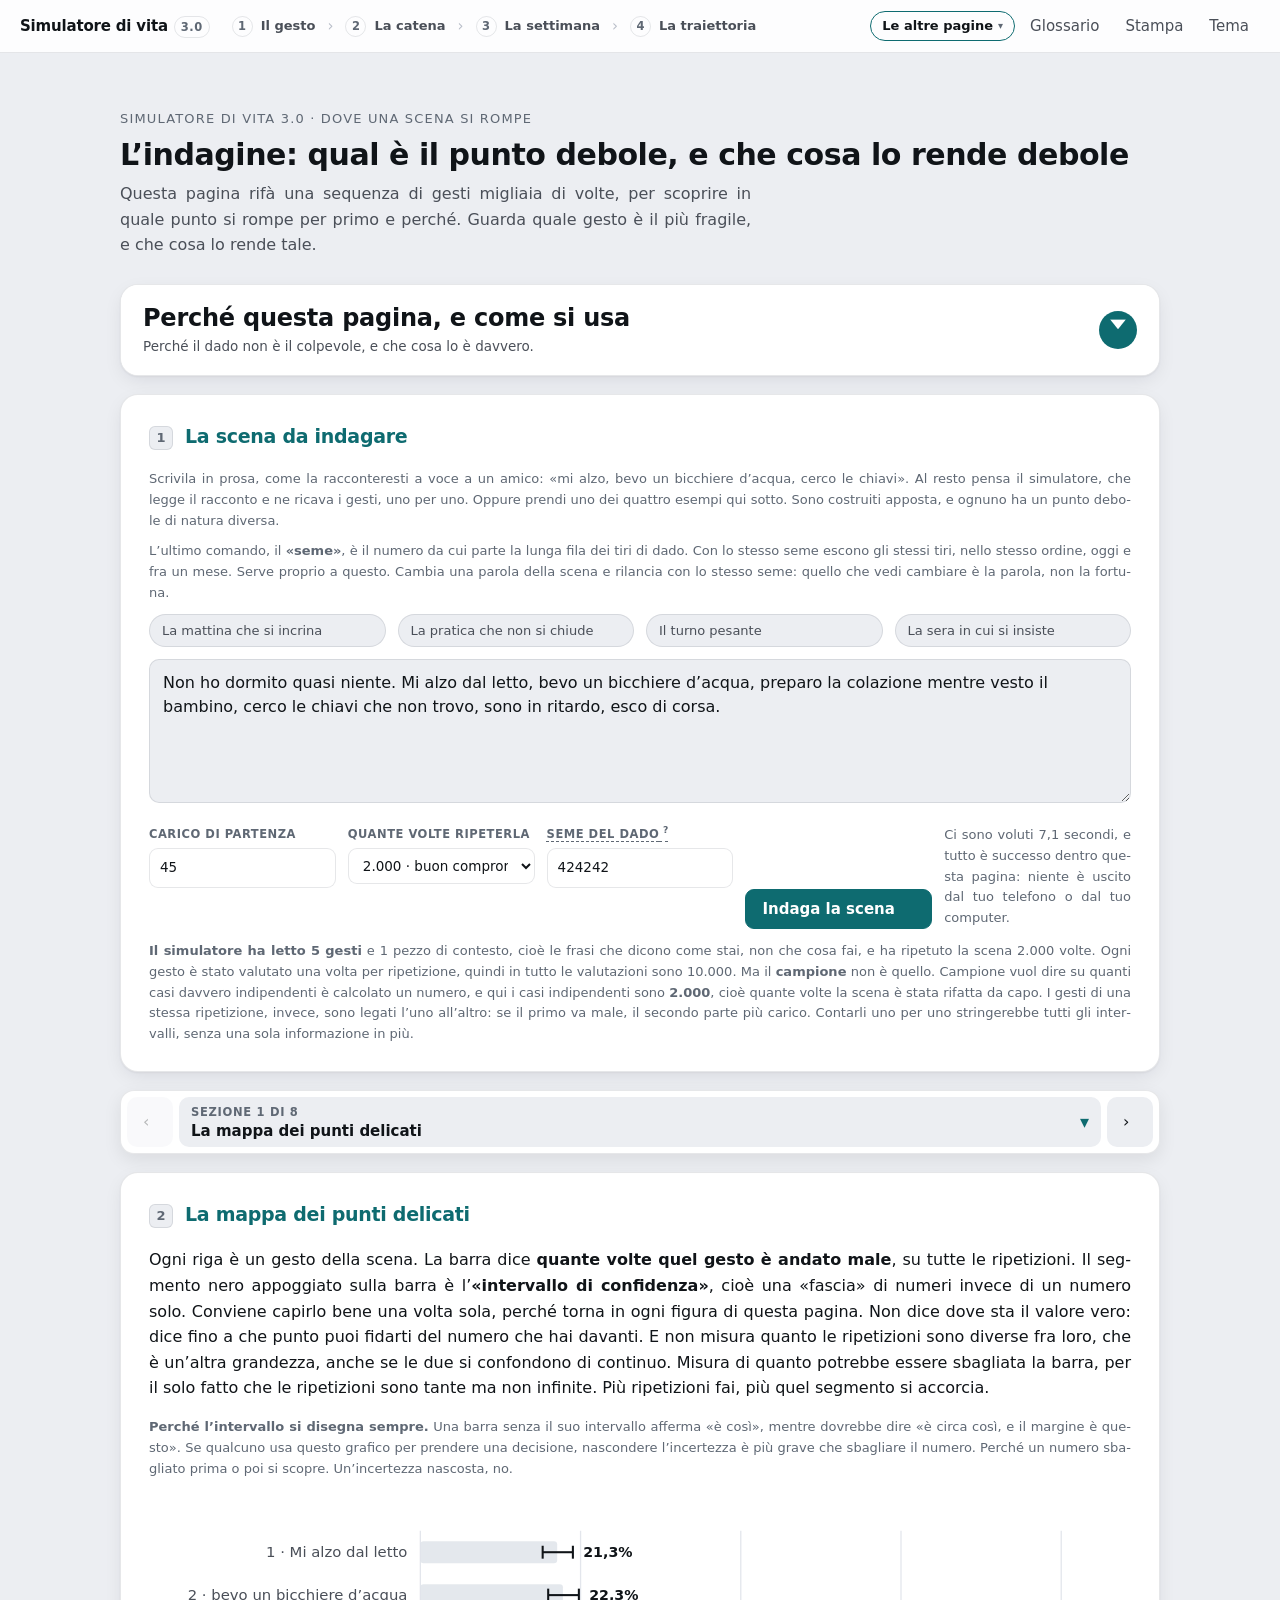
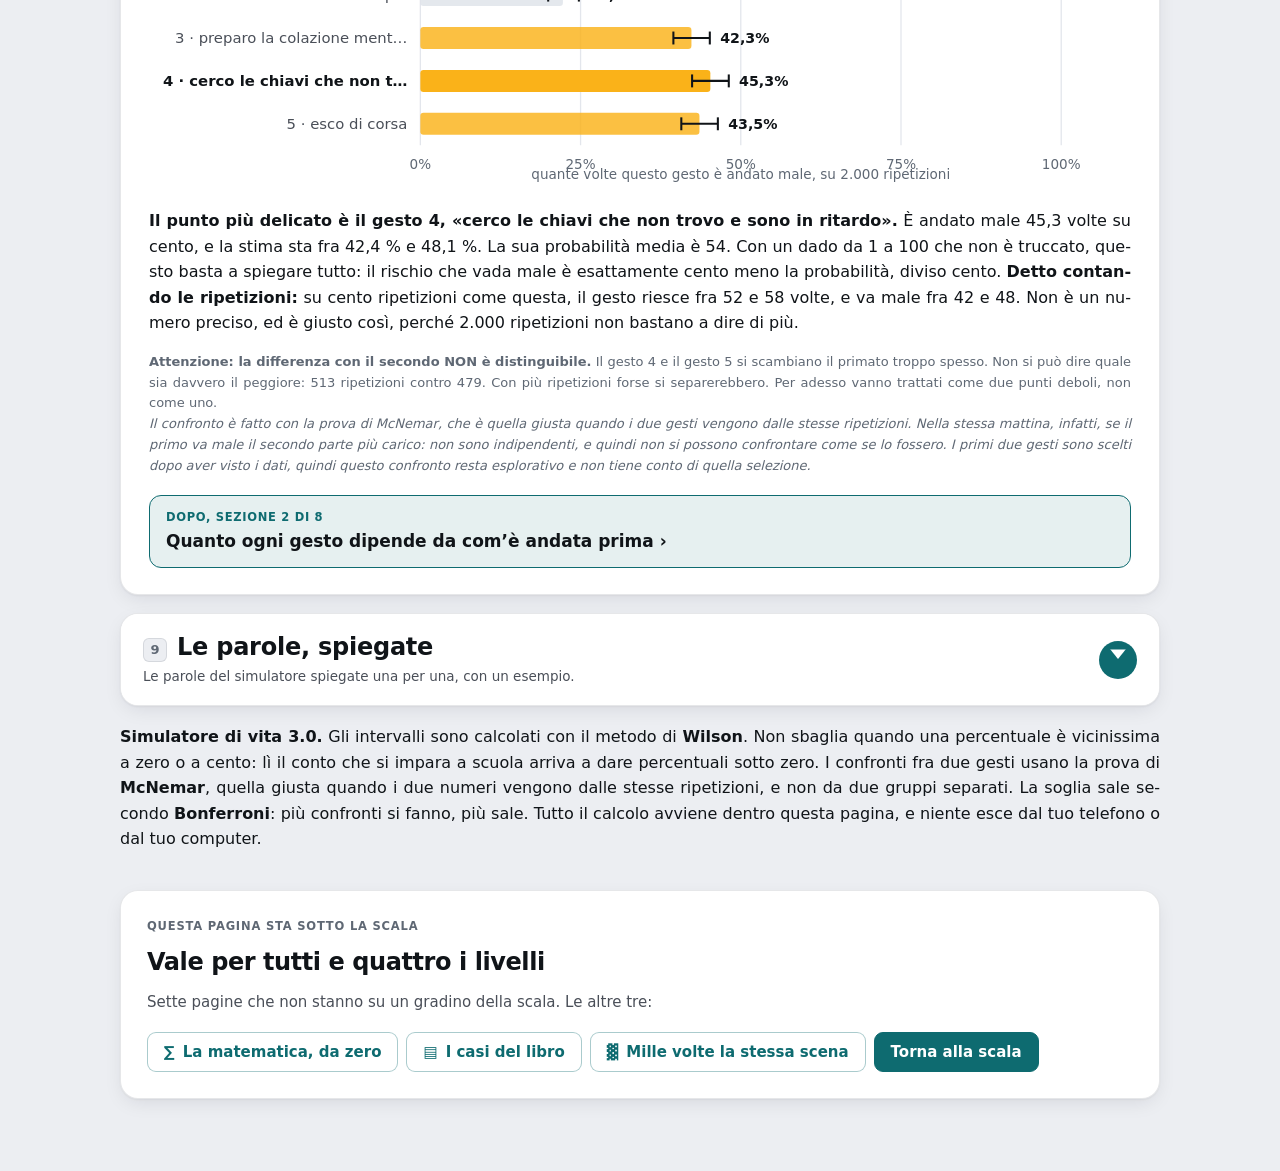
<file: INDAGINE.html>
<!DOCTYPE html>
<html lang="it" data-tema="chiaro">
<head>
<meta charset="utf-8">
<meta name="viewport" content="width=device-width, initial-scale=1">
<title>L’indagine — Simulatore 3.0</title>
<link rel="stylesheet" href="app/stile/stile.css?v=2026-09-17">
<link rel="manifest" href="manifest.webmanifest">
<meta name="theme-color" content="#14556E">
<link rel="icon" href="app/icone/icona-192.png">
<link rel="apple-touch-icon" href="app/icone/icona-180.png">
<meta name="apple-mobile-web-app-capable" content="yes">
<meta name="apple-mobile-web-app-title" content="Simulatore">
</head>
<body>
<div class="contenitore" style="position:relative">

  <div class="strumenti-alto no-stampa">
    <button id="stampa" title="Stampa questa pagina">Stampa</button>
    <button class="commutatore" id="tema">Tema scuro</button>
  </div>

  <header class="testata">
    <p class="occhiello">Simulatore di vita 3.0 · dove una scena si rompe</p>
    <h1>L’indagine: qual è il punto debole, e che cosa lo rende debole</h1>
    <p class="sottotitolo">
      Questa pagina rifà una sequenza di gesti migliaia di volte, per scoprire in quale
      punto si rompe per primo e perché. Guarda quale gesto è il più fragile, e che cosa lo
      rende tale.
    </p>
  </header>

  <section class="riquadro no-stampa" data-apribile data-anteprima="Perché il dado non è il colpevole, e che cosa lo è davvero.">
    <h2>Perché questa pagina, e come si usa</h2>
    <p class="sottotitolo">
      Le altre pagine rispondono alla domanda «come è andata». Questa ne fa una diversa, e
      più difficile. Pensa a una mattina che si incrina: non c’è stato un disastro, ma a
      un certo punto qualcosa ha ceduto, e da lì in poi tutto è costato di più.
      <strong>Quando una sequenza di gesti va male, in quale punto cede per primo? E per
      colpa di che cosa?</strong> Un «gesto», qui, è un’azione sola, con un inizio e una
      fine riconoscibili. Per rispondere, il simulatore rifà la stessa «scena», cioè la
      sequenza presa tutta insieme, qualche migliaio di volte, sempre uguale ma con un
      dado nuovo. Ogni volta che la scena viene rifatta così, dal primo gesto all’ultimo,
      con un tiro di dado diverso, quel giro qui si chiama <strong>«ripetizione»</strong>.
      Da tutte quelle ripetizioni il simulatore ricava poi tre risposte: quali gesti sono
      delicati, che cosa li rende tali, e quanto ci si può fidare di ogni numero che
      leggerai.
    </p>

    <div class="avviso-scena" style="margin-top:16px">
      <p style="margin:0 0 8px"><strong>Prima di guardare qualunque numero, due premesse.</strong>
        Sono brevi, e senza di loro ogni figura di questa pagina si legge male.</p>
      <ol style="margin:0;padding-left:20px;line-height:1.62">
        <li><strong>Il dado non è il colpevole.</strong> Il dado di questo modello non è
          truccato: esce un numero da 1 a 100, e ognuno dei cento ha la stessa identica
          possibilità di uscire. Quindi il rischio che un gesto vada male non dipende dalla
          sorte. Dipende soltanto dalla sua
          <span data-parola="probabilita">probabilità operativa</span>, quella che nelle
          formule si scrive <b>Pn</b>. Il rischio vale <em>(100 − Pn) diviso 100</em>, e
          nella formula non entra nient’altro. Un gesto che va male spesso non è un gesto
          sfortunato: è un gesto che ha una probabilità bassa già prima del tiro. La sfortuna non
          si indaga; le condizioni sì.</li>
        <li><strong>Allora perché rifare la scena migliaia di volte?</strong> Perché dal
          secondo gesto in poi la probabilità <em>può</em> smettere di essere un numero
          fisso. Il primo gesto, comunque vada, lascia un po’ di
          <span data-parola="carico">«carico»</span>, cioè la pressione che ci si porta
          dietro, e quel carico pesa sulla probabilità del secondo. Ripetendo la scena,
          allora, la probabilità di un gesto non è più un numero solo. Diventa un ventaglio
          di numeri, uno per ripetizione. In statistica quel ventaglio si chiama
          <strong>«distribuzione»</strong>. Non vuol dire niente di più di questo: tutti i
          valori usciti, e quante volte ciascuno è uscito. La larghezza del ventaglio dice
          qualcosa di prezioso: quanto la probabilità di quel gesto dipende da com’è andata
          prima. Può anche succedere che il ventaglio non si apra per niente. Capita
          spesso, ed è un risultato anche quello: la sezione 3 dice quando succede e
          perché.</li>
      </ol>
    </div>
  </section>

  <!-- ====================== 1 · LA SCENA ====================== -->
  <section class="riquadro no-stampa">
    <h2>1 · La scena da indagare</h2>
    <p class="nota" style="margin:0 0 10px">
      Scrivila in prosa, come la racconteresti a voce a un amico: «mi alzo, bevo un
      bicchiere d’acqua, cerco le chiavi». Al resto pensa il simulatore, che legge il
      racconto e ne ricava i gesti, uno per uno. Oppure prendi uno dei quattro esempi qui
      sotto. Sono costruiti apposta, e ognuno ha un punto debole di natura diversa.
    </p>
    <p class="nota" style="margin:0 0 10px">
      L’ultimo comando, il <strong>«seme»</strong>, è il numero da cui parte la lunga fila
      dei tiri di dado. Con lo stesso seme escono gli stessi tiri, nello stesso ordine,
      oggi e fra un mese. Serve proprio a questo. Cambia una parola della scena e rilancia
      con lo stesso seme: quello che vedi cambiare è la parola, non la fortuna.
    </p>
    <div class="comandi" id="esempi" style="margin-bottom:12px"></div>
    <textarea class="campo-lungo" id="scena" rows="5" spellcheck="false"></textarea>
    <div class="comandi" style="margin-top:14px">
      <label class="comando"><span>Carico di partenza</span>
        <input type="number" id="caricoBase" min="0" max="100" value="45"></label>
      <label class="comando"><span>Quante volte ripeterla</span>
        <select id="ripetizioni">
          <option value="500">500 · veloce</option>
          <option value="2000" selected>2.000 · buon compromesso</option>
          <option value="10000">10.000 · preciso, qualche secondo</option>
        </select></label>
      <label class="comando"><span><span data-parola="seme">Seme del dado</span></span>
        <input type="number" id="seme" value="424242"></label>
      <button class="primario" id="indaga">Indaga la scena</button>
      <span class="nota senza-margini" id="statoIndagine"></span>
    </div>
    <p class="nota" style="margin:12px 0 0" id="lettura"></p>
  </section>

  <!-- ====================== 2 · LA MAPPA ====================== -->
  <section class="riquadro" data-scheda>
    <h2>2 · La mappa dei punti delicati</h2>
    <p>
      Ogni riga è un gesto della scena. La barra dice <strong>quante volte quel gesto è
      andato male</strong>, su tutte le ripetizioni. Il segmento nero appoggiato sulla barra è
      l’<strong>«intervallo di confidenza»</strong>, cioè una «fascia» di numeri invece di un
      numero solo. Conviene capirlo bene una volta sola, perché torna in ogni figura di
      questa pagina. Non dice dove sta il valore vero: dice fino a che punto puoi fidarti
      del numero che hai davanti. E non misura quanto le ripetizioni sono diverse fra loro,
      che è un’altra grandezza, anche se le due si confondono di continuo. Misura di
      quanto potrebbe essere sbagliata la barra, per il solo fatto che le ripetizioni sono
      tante ma non infinite. Più ripetizioni fai, più quel segmento si accorcia.
    </p>
    <p class="nota">
      <strong>Perché l’intervallo si disegna sempre.</strong> Una barra senza il suo
      intervallo afferma «è così», mentre dovrebbe dire «è circa così, e il margine è
      questo». Se qualcuno usa questo grafico per prendere una decisione, nascondere
      l’incertezza è più grave che sbagliare il numero. Perché un numero sbagliato prima o
      poi si scopre. Un’incertezza nascosta, no.
    </p>
    <div id="mappa"></div>
    <div id="verdettoMappa"></div>
  </section>

  <!-- ====================== 3 · QUANTO DIPENDE DAL PRIMA ====================== -->
  <section class="riquadro" data-scheda>
    <h2>3 · Quanto ogni gesto dipende da com’è andata prima</h2>
    <p>
      Qui la stessa scena si guarda da un’altra angolazione. Per ogni gesto c’è una
      <strong>scatola</strong>, e dentro la scatola sta metà delle ripetizioni. Il bordo
      sinistro è il valore sotto cui è finito un quarto delle volte. Il bordo destro è il
      valore sopra cui è finito l’ultimo quarto. La riga spessa in mezzo è la
      <strong>mediana</strong>, cioè il valore che sta esattamente a metà: tante ripetizioni
      sopra quante sotto. Non è la media, però, anche se le due si confondono spesso. Un
      valore estremo trascina con sé la media, ma non la mediana, perché la mediana conta
      le posizioni e non le distanze. I <strong>baffi</strong> arrivano fino al valore più
      basso e a quello più alto usciti davvero.
    </p>
    <p>
      Una scatola stretta vuol dire che quel gesto è sempre uguale a sé stesso: la sua
      difficoltà non dipende da quello che è successo prima. Una scatola larga vuol dire
      il contrario, e cioè che <strong>qualcosa, prima, lo ha reso fragile</strong>. Il
      primo gesto ha sempre la scatola ridotta a una riga, e non è un difetto del disegno.
      Prima di lui non è successo niente, quindi la sua probabilità non ha modo di
      muoversi.
    </p>
    <p>
      <strong>E capita spesso che siano ridotte a una riga tutte quante.</strong> Non è un
      guasto. È forse la cosa più istruttiva che questa figura sappia dire. Con i valori
      misurati, quelli che il simulatore usa normalmente, ogni gesto passa al gesto dopo
      soltanto il 4,6 % del proprio effetto.
      Così anche dopo parecchi gesti il carico si è mosso di una frazione di punto. E la
      penalità del carico, cioè i punti che il carico toglie alla probabilità, non scende
      poco per volta: scende a gradini. Finché il carico non scavalca un gradino, la
      probabilità del gesto dopo resta esattamente la stessa. Per questo la premessa in
      cima alla pagina dice «può smettere di essere un numero fisso», e non «smette». Qui
      sotto c’è scritto se stavolta è successo, con i numeri della scena che hai davanti.
    </p>
    <div id="scatole"></div>
    <p class="nota">
      Le due righe verticali tratteggiate segnano il <span data-parola="taglio">«taglio» ai bordi</span>
      del libro: 5 e 95. La probabilità non può uscire da lì, per quanto le condizioni
      siano buone o cattive.
    </p>
  </section>

  <!-- ====================== 4 · DA DOVE VENGONO I PUNTI ====================== -->
  <section class="riquadro" data-scheda>
    <h2>4 · Da dove vengono i punti che mancano</h2>
    <p>
      Questa è la figura più didattica della pagina, perché <strong>non salta un solo
      passaggio</strong>. La formula del libro è una somma, e una somma si può disegnare
      come una scala. Si comincia da quanto è facile il gesto in sé. Poi si guarda ogni voce:
      quelle in verde spingono in su, quelle in rosso tirano in giù, fino alla probabilità
      finale.
    </p>
    <p>
      Non è una stima e non è un’approssimazione. È aritmetica esatta. Se sommi con la
      calcolatrice tutti i numeri scritti sopra le colonne, ottieni esattamente l’ultimo. Per
      questo la scala risponde meglio di qualunque frase alla domanda «<em>ma perché proprio
      questo gesto è difficile?</em>». Si vede il gradino in cui crolla, e quel gradino ha un
      nome.
    </p>
    <div class="comandi no-stampa" style="margin-bottom:10px">
      <label class="comando"><span>Quale gesto guardare</span>
        <select id="qualeNodo"></select></label>
    </div>
    <div id="cascata"></div>
    <div id="letturaCascata"></div>
  </section>

  <!-- ====================== 5 · DOVE SI ROMPE ====================== -->
  <section class="riquadro" data-scheda>
    <h2>5 · Dove si rompe la prima volta</h2>
    <p>
      Le due figure qui sotto raccontano la stessa cosa in due modi, e rispondono a due
      domande diverse. La prima guarda le ripetizioni andate male, e per ognuna dice <strong>a
      quale gesto è successo la prima volta</strong>. È la domanda di chi ricostruisce una
      sequenza: non «quanti errori ci sono stati», ma «dove ha ceduto per primo».
    </p>
    <div id="rottura"></div>
    <p>
      La seconda è la <strong>curva di sopravvivenza</strong>. Dice quante ripetizioni arrivano
      al gesto numero uno, due, tre… senza che sia ancora andato storto niente. Scende
      sempre e non risale mai, per una ragione semplice: quando una ripetizione si è rotta,
      resta rotta.
    </p>
    <p class="nota">
      <strong>Perché è disegnata a gradini e non con una linea obliqua.</strong> Fra un
      gesto e l’altro non succede niente. Il valore resta fermo, e poi salta. Una linea
      obliqua farebbe credere che passi per tutti i valori intermedi: sarebbe verosimile,
      e falso. Non è una finezza grafica. È la differenza fra dire il vero e dire quello
      che sembra vero.
    </p>
    <div id="sopravvivenza"></div>
  </section>

  <!-- ====================== 6 · LE LEVE ====================== -->
  <section class="riquadro" data-scheda>
    <h2>6 · Che cosa succede se cambi una cosa sola</h2>
    <p>
      È la domanda che viene subito dopo aver trovato il punto debole. <em>E se togliessi
      un pezzo da coordinare? E se partissi con dieci punti di carico in meno?</em> Ogni
      barra qui sotto è una modifica, e la sua lunghezza dice di quanto cambia la
      probabilità che l’intera scena arrivi in fondo senza un solo gesto andato male.
    </p>
    <p class="nota">
      <strong>Due avvertenze, e non sono dettagli.</strong><br>
      La prima: le varianti usano <strong>gli stessi identici tiri di dado</strong> della
      versione di partenza. Confrontare due mondi con dadi diversi vorrebbe dire misurare
      due grandezze insieme, l’effetto della modifica e il «rumore» del caso, cioè la
      variazione dovuta solo al dado. E il rumore, spesso, è più grosso dell’effetto. Riusando gli stessi tiri, quello che resta è
      soltanto la modifica. In statistica si chiamano <em>numeri casuali comuni</em>, e in
      una simulazione sono l’unico modo di isolare l’effetto di una modifica.<br>
      La seconda: le barre <strong>pallide</strong> sono quelle il cui effetto non si
      distingue dal caso. Non vuol dire che quella modifica sia inutile. Vuol dire che con
      queste ripetizioni nessuno può affermarlo, ed è un’affermazione diversa, che va detta.
    </p>
    <div id="tornado"></div>
    <div id="letturaLeve"></div>
  </section>

  <!-- ====================== 7 · DA DOVE PARTI ====================== -->
  <section class="riquadro" data-scheda>
    <h2>7 · Da dove parti cambia tutto</h2>
    <p>
      L’ultima domanda riguarda le <strong>condizioni di partenza</strong>. Quanto conta,
      alla fine, il carico con cui si arriva alla scena? Per saperlo la curva fa scorrere
      il carico iniziale da 0 a 100, e per ciascun valore misura quante ripetizioni arrivano in
      fondo intatte.
    </p>
    <p>
      Quasi mai è una linea dritta. Di solito c’è un tratto in cui il carico in più quasi
      non si sente. Poi c’è un punto in cui la curva piega e crolla. <strong>Quel punto è
      ciò che conta sapere.</strong> È lì che dieci punti di carico costano il massimo, ed
      è prima di quel punto, non dopo, che conviene intervenire.
    </p>
    <p class="nota">
      Un’avvertenza. La fascia chiara intorno alla linea è l’<em>incertezza della
      stima</em>: dice di quanto potrebbe essere sbagliata la linea. Non dice quanto le
      ripetizioni si allontanano fra loro. Quella è la variabilità dei risultati, ed è
      un’altra grandezza. Le due, a vedersi, si somigliano moltissimo, e confonderle è
      l’errore più frequente su questo tipo di figura. E il punto di piega che si vede qui
      è una misura <strong>di questa scena</strong>. Non è una soglia del libro.
    </p>
    <div id="curvaCarico"></div>
    <div id="letturaCarico"></div>
  </section>

  <!-- ====================== 8 · LA PRECISIONE ====================== -->
  <section class="riquadro" data-scheda>
    <h2>Guarda quanto è larga la fascia, non quante volte hai ripetuto la scena</h2>
    <p>
      Il libro, al capitolo 47, dà una regola che vale per tutta questa pagina, e conviene
      impararla una volta per tutte: <strong>«si guarda l’ampiezza dell’intervallo, non il
      numero di iterazioni»</strong>. «Iterazioni» è la parola della statistica. Qui si
      chiamano ripetizioni, e sono la stessa cosa. Un esempio. «Il trenta per cento,
      più o meno quattordici» è un’affermazione. «Il trenta per cento, più o meno uno» è
      un’altra. Solo la seconda serve a decidere qualcosa.
    </p>
  </section>

  <section class="riquadro" data-scheda>
    <h2>8 · Quanto è precisa l’indagine che hai appena letto</h2>
    <p>
      Sotto i riquadri trovi un <strong>semaforo</strong>. Ha quattro luci, e viene dal
      libro: verde, giallo, arancione, rosso. Attenzione a che cosa guarda. Non giudica la
      scena, e non dice se le cose vanno bene o male. Dice soltanto quanto è stabile la
      lettura che hai davanti. Una scena serena può accendere il rosso, e una scena pesante
      il verde, perché sono due domande diverse.
    </p>
    <div id="precisione"></div>
    <p class="nota">
      <strong>E un avvertimento che quasi nessuno dà.</strong> Quando si mettono a
      confronto molti gesti insieme, qualcuno esce estremo per puro caso. Un esempio. Si guardano venti gesti con la soglia solita del cinque per cento: in media
      uno sembra «notevole» anche quando non c’è proprio niente da notare. Per questo la
      soglia di questa pagina viene alzata, in proporzione a quanti gesti si confrontano.
      Si chiama correzione di <strong>Bonferroni</strong>, e il mestiere che fa è uno
      solo: rende più difficile gridare alla scoperta man mano che le domande diventano
      tante. È severa, forse anche troppo. Se sbaglia, sbaglia tacendo qualcosa di vero.
      Non afferma mai qualcosa di falso. Il numero esatto che è stato usato è scritto qui
      sopra.
    </p>
  </section>

  <!-- ====================== 9 · CHE COSA NON È ====================== -->

  <!-- ====================== 10 · LE PAROLE ====================== -->
  <section class="riquadro" data-apribile data-anteprima="Le parole del simulatore spiegate una per una, con un esempio.">
    <h2>9 · Le parole, spiegate</h2>
    <p class="senza-sopra">
      Questa pagina usa molte parole tecniche, e non si ferma a spiegarle ogni volta. Qui
      sotto le trovi tutte, raccolte per argomento, spiegate per esteso e con un esempio.
      Quelle della statistica stanno in «Leggere un mucchio di ripetizioni» e in «I metodi e le
      prove statistiche». Le stesse spiegazioni si aprono anche nel testo: basta toccare le parole sottolineate.
    </p>
    <div data-glossario></div>
  </section>

  <nav class="percorso no-stampa" id="percorso"></nav>

  <footer class="chiusura">
    <p><strong>Simulatore di vita 3.0.</strong> Gli intervalli sono calcolati con il metodo di
      <strong>Wilson</strong>. Non sbaglia quando una percentuale è vicinissima a zero o a
      cento: lì il conto che si impara a scuola arriva a dare percentuali sotto zero. I
      confronti fra due gesti usano la prova di <strong>McNemar</strong>, quella giusta quando
      i due numeri vengono dalle stesse ripetizioni, e non da due gruppi separati. La soglia sale
      secondo <strong>Bonferroni</strong>: più confronti si fanno, più sale. Tutto il calcolo
      avviene dentro questa pagina, e niente esce dal tuo telefono o dal tuo computer.</p>
  </footer>

</div>

<script src="app/dati/calibrazione.js"></script>
<script src="app/motore/lingua.js"></script>
<script src="app/motore/casuale-mt.js"></script>
<script src="app/motore/nucleo.js"></script>
<script src="app/motore/stato.js"></script>
<script src="app/motore/microsemantica.js"></script>
<script src="app/motore/analisi.js"></script>
<script src="app/motore/inferenza.js"></script>
<script src="app/dati/lessico.js"></script>
<script src="app/motore/scena.js"></script>
<script src="app/dati/percorso.js"></script>
<script src="app/interfaccia/percorso-vista.js"></script>
<script src="app/dati/spiegazioni.js"></script>
<script src="app/interfaccia/glossario.js"></script>
<script src="app/interfaccia/disegno.js"></script>
<script src="app/interfaccia/grafici.js"></script>
<script src="app/interfaccia/indagine-ui.js"></script>
<script src="app/interfaccia/schermate.js"></script>
<script src="app/interfaccia/attesa.js"></script>
<script src="app/dati/sillabazione-it.js"></script>
<script src="app/interfaccia/sillaba.js"></script>
<script src="app/interfaccia/installa.js"></script>
</body>
</html>
</file>
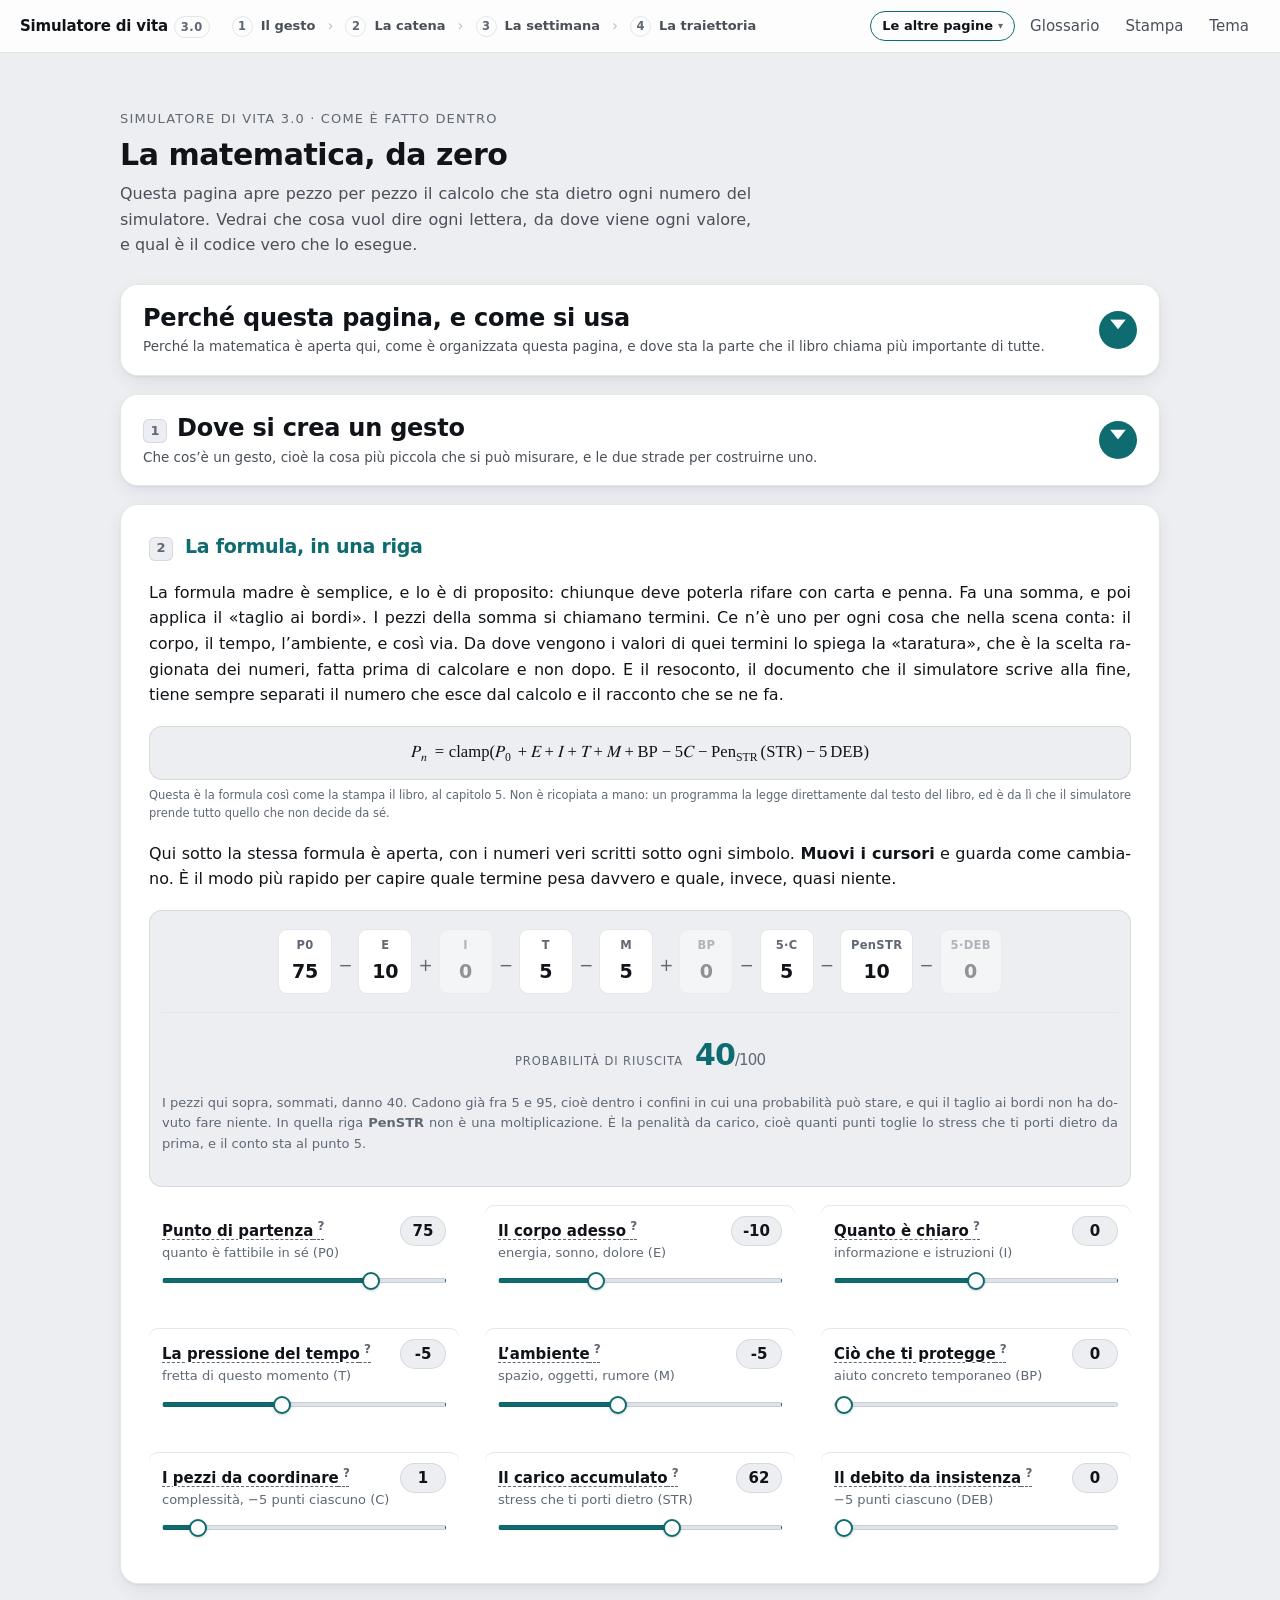
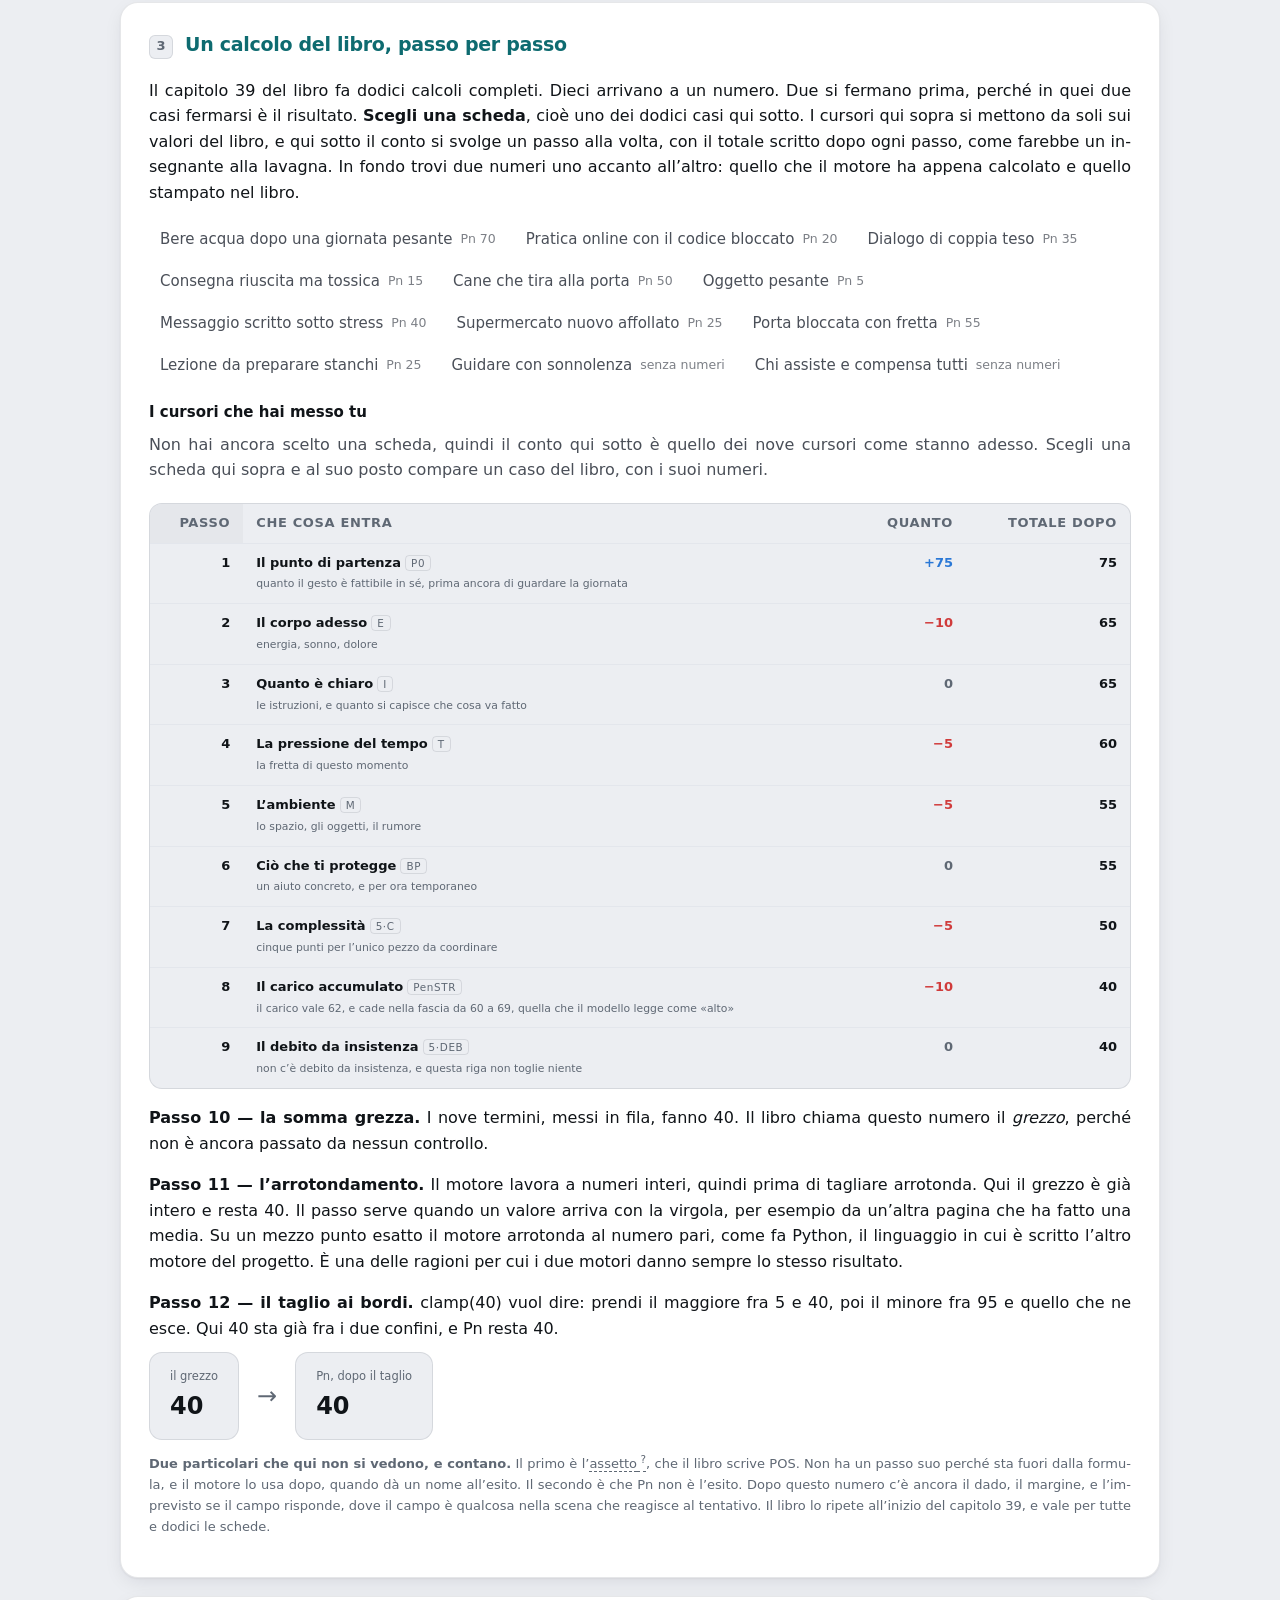
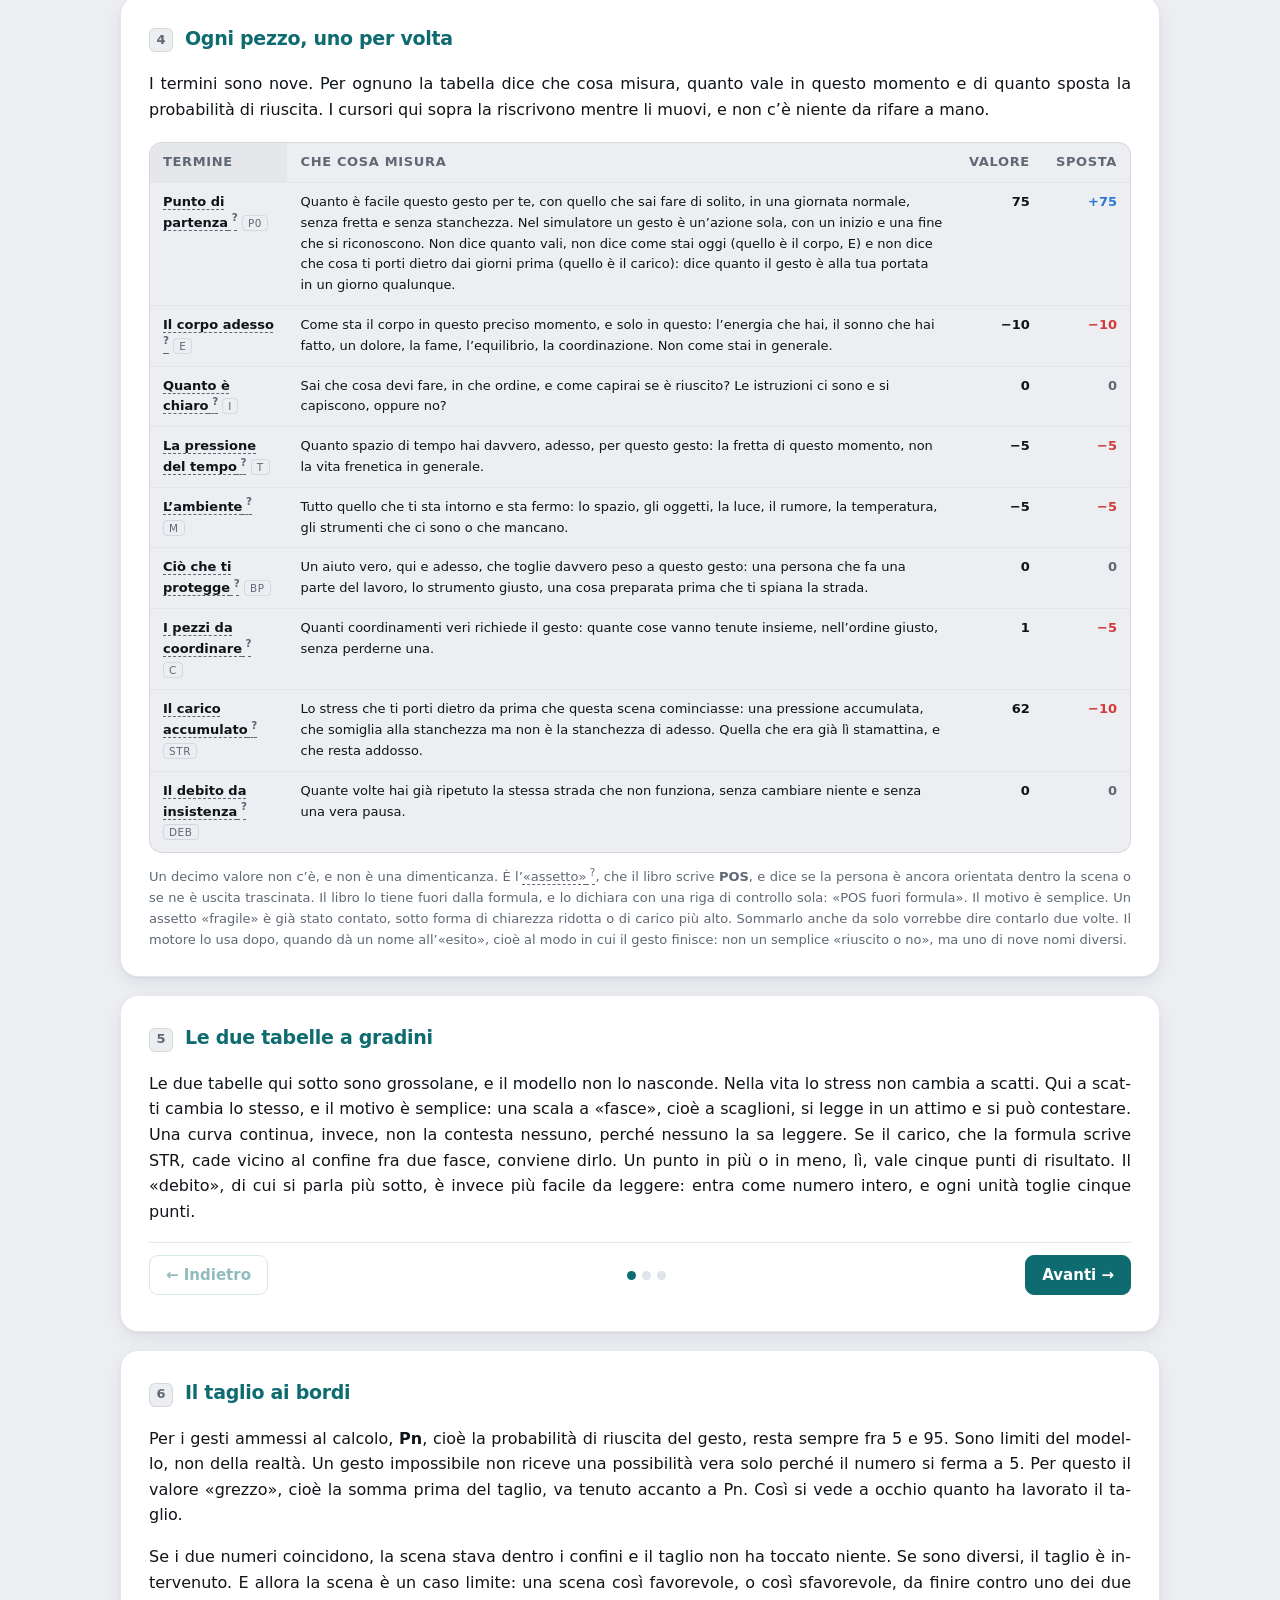
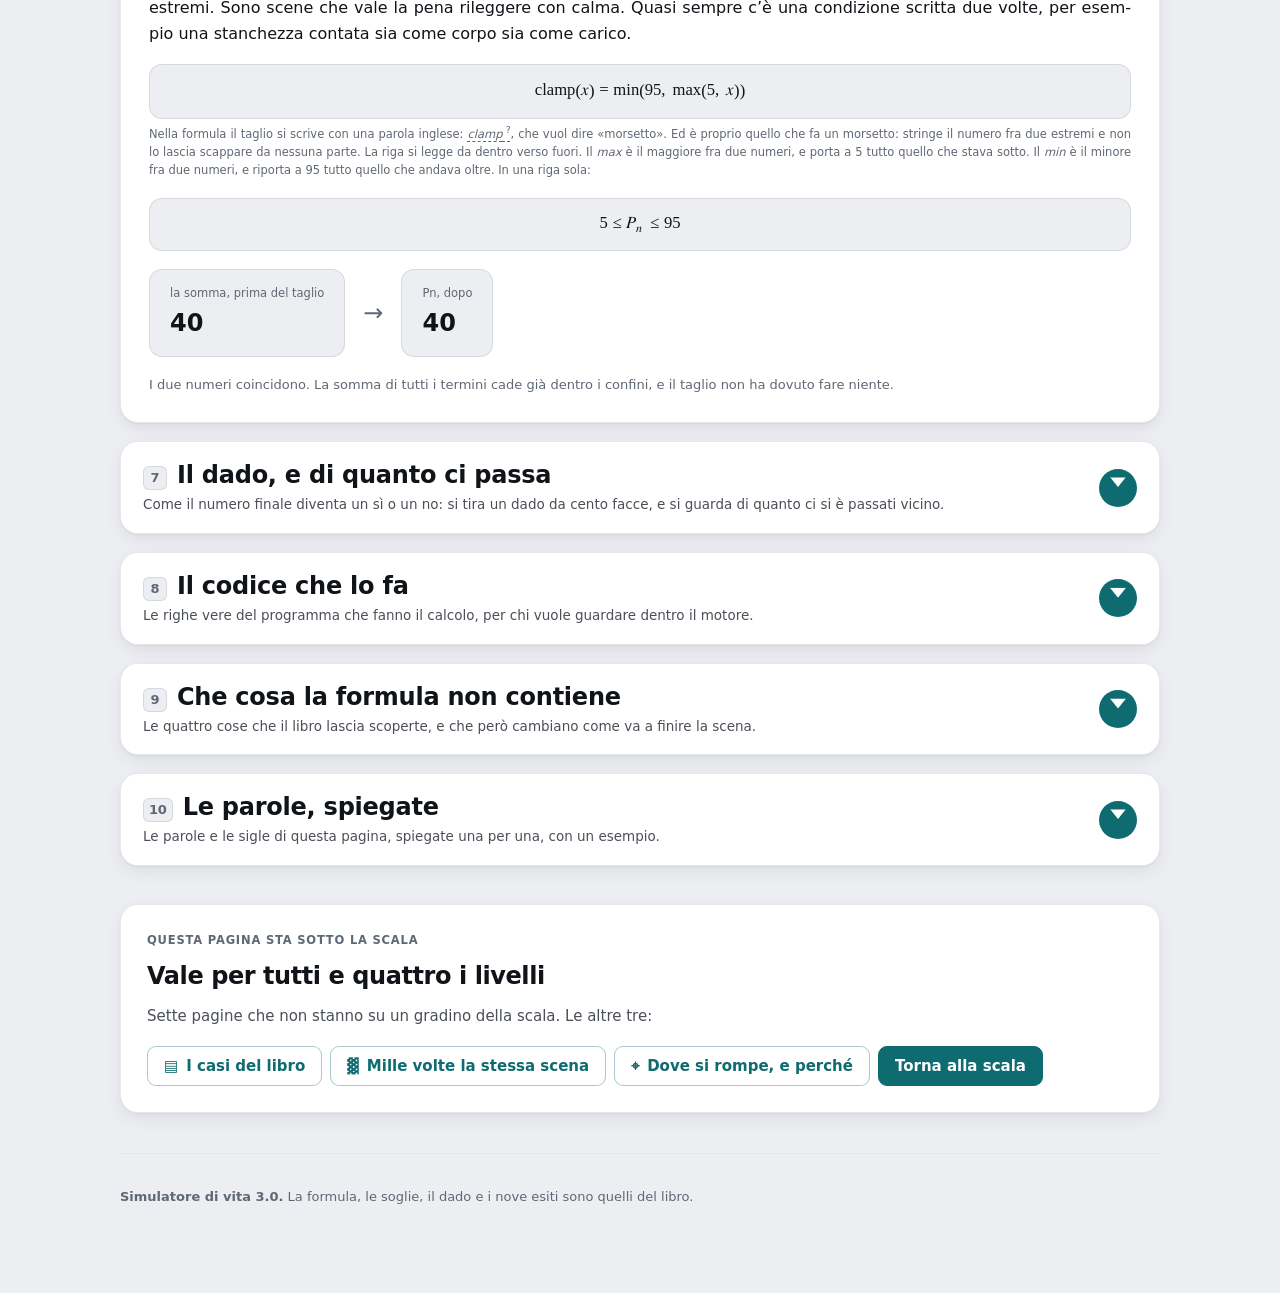
<file: LA-FORMULA.html>
<!DOCTYPE html>
<html lang="it" data-tema="chiaro">
<head>
<meta charset="utf-8">
<meta name="viewport" content="width=device-width, initial-scale=1">
<title>La matematica, da zero — Simulatore 3.0</title>
<link rel="stylesheet" href="app/stile/stile.css?v=2026-09-17">
<link rel="manifest" href="manifest.webmanifest">
<meta name="theme-color" content="#14556E">
<link rel="icon" href="app/icone/icona-192.png">
<link rel="apple-touch-icon" href="app/icone/icona-180.png">
<meta name="apple-mobile-web-app-capable" content="yes">
<meta name="apple-mobile-web-app-title" content="Simulatore">
</head>
<body>
<div class="contenitore" style="position:relative">

  <div class="strumenti-alto no-stampa">
    <button id="stampa" title="Stampa questa pagina">Stampa</button>
    <button class="commutatore" id="tema">Tema scuro</button>
  </div>

  <header class="testata">
    <p class="occhiello">Simulatore di vita 3.0 · come è fatto dentro</p>
    <h1>La matematica, da zero</h1>
    <p class="sottotitolo">Questa pagina apre pezzo per pezzo il calcolo che sta dietro ogni
      numero del simulatore. Vedrai che cosa vuol dire ogni lettera, da dove viene ogni
      valore, e qual è il codice vero che lo esegue.</p>
  </header>

  <section class="riquadro no-stampa" data-apribile data-anteprima="Perché la matematica è aperta qui, come è organizzata questa pagina, e dove sta la parte che il libro chiama più importante di tutte.">
    <h2>Perché questa pagina, e come si usa</h2>
    <p class="sottotitolo">
      Tutto quello che il simulatore calcola sta in una riga sola. In questa pagina quella
      riga si apre pezzo per pezzo, come si apre un orologio per guardare gli ingranaggi.
      Vedrai che cosa vuol dire ogni simbolo, da dove arriva ogni numero e quale codice lo
      produce: proprio le righe del motore, cioè della parte del programma che fa i conti.
      In fondo alla pagina c’è la sezione che il libro, nella parte dedicata alle formule,
      chiama la più importante di tutte: quella che dice <strong>che cosa la formula non
      contiene</strong>.
    </p>
  </section>

  <!-- ====================== DOVE SI CREA UN NODO ====================== -->
  <section class="riquadro" data-apribile data-anteprima="Che cos’è un gesto, cioè la cosa più piccola che si può misurare, e le due strade per costruirne uno.">
    <h2>1 · Dove si crea un gesto</h2>
    <p class="senza-sopra">
      Un gesto è un’azione sola, con un inizio e una fine che si riconoscono, e il libro lo
      chiama <span data-parola="nodo">«nodo»</span>. Bere un bicchiere d’acqua è un gesto. «Fare la spesa» no, perché dentro
      ci stanno venti gesti diversi. Per crearne uno ci sono due strade, e tutte e due
      portano allo stesso posto.
    </p>
    <div class="due-strade">
      <a class="strada" href="IL-GESTO.html">
        <span class="strada-n">A</span>
        <span class="strada-t">
          <b>So che numeri mettere</b>
          <small>Scrivi la scena in una frase. Poi muovi i nove cursori, cioè le barrette da trascinare, una per ogni valore. La probabilità cambia sotto i tuoi occhi mentre
            li sposti.</small>
        </span>
      </a>
      <a class="strada" href="QUESTIONARIO.html">
        <span class="strada-n">B</span>
        <span class="strada-t">
          <b>Non so che numeri mettere</b>
          <small>Rispondi a qualche domanda: da sei a quarantanove, a seconda di quanto vuoi
            entrare nel dettaglio. I numeri li mette il simulatore al posto tuo.</small>
        </span>
      </a>
    </div>
    <p class="nota">
      Una <strong>«scena»</strong>, invece, è fatta di più gesti uno dopo l’altro. Ogni gesto
      consegna a quello che segue il carico che ha lasciato. Il «carico» è la pressione
      accumulata che ti porti dietro, misurata da 0 a 100: quella che al mattino c’è già,
      prima ancora di cominciare. La scena si costruisce nella pagina della catena, un gesto
      per riga.
    </p>
  </section>

  <!-- ====================== LA FORMULA ====================== -->
  <section class="riquadro">
    <h2>2 · La formula, in una riga</h2>
    <p class="senza-sopra">
      La formula madre è semplice, e lo è di proposito: chiunque deve poterla rifare con
      carta e penna. Fa una somma, e poi applica il «taglio ai bordi». I pezzi
      della somma si chiamano termini. Ce n’è uno per ogni cosa che nella scena conta: il
      corpo, il tempo, l’ambiente, e così via. Da dove vengono i valori di quei termini lo
      spiega la «taratura», che è la scelta ragionata dei numeri, fatta prima di calcolare e
      non dopo. E il resoconto, il documento che il simulatore scrive alla fine, tiene sempre
      separati il numero che esce dal calcolo e il racconto che se ne fa.
    </p>
    <div class="formula-libro" data-formula="madre"></div>
    <p class="formula-fonte">Questa è la formula così come la stampa il libro, al
      capitolo 5. Non è ricopiata a mano: un programma la legge direttamente dal testo del
      libro, ed è da lì che il simulatore prende tutto quello che non decide da sé.</p>
    <p style="margin-bottom:6px">
      Qui sotto la stessa formula è aperta, con i numeri veri scritti sotto ogni simbolo.
      <strong>Muovi i cursori</strong> e guarda come cambiano. È il modo più rapido per capire
      quale termine pesa davvero e quale, invece, quasi niente.
    </p>
    <div class="formula-madre" id="formulaMadre"></div>
    <div class="griglia-cursori" id="cursoriFormula"></div>
  </section>

  <!-- ====================== UN CALCOLO, PASSO PER PASSO ====================== -->
  <section class="riquadro" id="passoPerPasso">
    <h2>3 · Un calcolo del libro, passo per passo</h2>
    <p class="senza-sopra">
      Il capitolo 39 del libro fa dodici calcoli completi. Dieci arrivano a un numero. Due
      si fermano prima, perché in quei due casi fermarsi è il risultato.
      <strong>Scegli una scheda</strong>, cioè uno dei dodici casi qui sotto. I cursori qui sopra si mettono da soli sui valori
      del libro, e qui sotto il conto si svolge un passo alla volta, con il totale scritto
      dopo ogni passo, come farebbe un insegnante alla lavagna. In fondo trovi due numeri uno
      accanto all’altro: quello che il motore ha appena calcolato e quello stampato nel
      libro.
    </p>
    <div class="schede-fila" id="schedeLibro"></div>
    <div id="svolgimento"></div>
  </section>

  <!-- ====================== PEZZO PER PEZZO ====================== -->
  <section class="riquadro">
    <h2>4 · Ogni pezzo, uno per volta</h2>
    <p class="senza-sopra">
      I termini sono nove. Per ognuno la tabella dice che cosa misura, quanto vale in
      questo momento e di quanto sposta la probabilità di riuscita. I cursori qui sopra la
      riscrivono mentre li muovi, e non c’è niente da rifare a mano.
    </p>
    <div class="avvolgi-tabella"><table class="dati" id="tabellaTermini"></table></div>
    <p class="nota">
      Un decimo valore non c’è, e non è una dimenticanza. È l’<span data-parola="assetto">«assetto»</span>,
      che il libro scrive <strong>POS</strong>, e dice se la persona è ancora orientata dentro
      la scena o se ne è uscita trascinata. Il libro lo tiene fuori dalla formula, e lo
      dichiara con una riga di controllo sola: «POS fuori formula». Il motivo è semplice. Un
      assetto «fragile» è già stato contato, sotto forma di chiarezza ridotta o di carico più
      alto. Sommarlo anche da solo vorrebbe dire contarlo due volte. Il motore lo usa dopo,
      quando dà un nome all’«esito», cioè al modo in cui il gesto finisce: non un semplice
      «riuscito o no», ma uno di nove nomi diversi.
    </p>
  </section>

  <!-- ====================== LE TABELLE A GRADINI ====================== -->
  <section class="riquadro">
    <h2>5 · Le due tabelle a gradini</h2>
    <div data-passi>
    <p class="senza-sopra">
      Le due tabelle qui sotto sono grossolane, e il modello non lo nasconde. Nella vita lo
      stress non cambia a scatti. Qui a scatti cambia lo stesso, e il motivo è semplice: una
      scala a «fasce», cioè a scaglioni, si legge in un attimo e si può contestare. Una curva
      continua, invece, non la contesta nessuno, perché nessuno la sa leggere. Se il carico,
      che la formula scrive STR, cade vicino al confine fra due fasce, conviene dirlo. Un
      punto in più o in meno, lì, vale cinque punti di risultato. Il «debito», di cui si parla
      più sotto, è invece più facile da leggere: entra come numero intero, e ogni unità
      toglie cinque punti.
    </p>
    <h3 class="sotto-titolo">PenSTR — la penalità da <span data-parola="carico">carico</span></h3>
    <p class="senza-sopra">
      La sigla è fatta di due parole. <strong>STR</strong> sta per stress, ed è il carico che
      ti porti dietro dai giorni prima. <strong>Pen</strong> sta per penalità, cioè i punti
      che quel peso toglie. Si legge «pen di STR», e non è una moltiplicazione: dentro entra
      il carico, fuori esce la penalità, come in una macchina che trasforma una cosa in
      un’altra.
    </p>
    <div class="formula-libro" data-formula="penstr"></div>
    <p class="formula-fonte">È quella che si chiama una <strong>funzione a gradini</strong>:
      piatta dentro ogni fascia, con un salto secco al confine, proprio come una scala di
      casa. Una <span data-parola="fascia">fascia</span> è un tratto della scala del carico,
      per esempio da 40 a 59. Dentro quel tratto la penalità non cambia mai. La tabella qui
      sotto dice la stessa cosa, riga per riga.</p>
    <div class="avvolgi-tabella"><table class="dati" id="tabellaStr"></table></div>
    <h3 class="sotto-titolo">DEB — la penalità da <span data-parola="debito">debito</span></h3>
    <p class="senza-sopra">
      <strong>DEB</strong> sta per debito, ed è quello che si accumula quando insisti su una
      strada che non funziona. Riprovi nello stesso modo, senza cambiare niente e senza una
      pausa vera. E a ogni tentativo il debito cresce.
    </p>
    <div class="formula-libro" data-formula="debito"></div>
    <p class="formula-fonte">Qui invece la tabella <em>è</em> la formula: basta moltiplicare per
      cinque. Ed è proprio qui che sta la differenza fra le due penalità. Quella da carico
      sale a scalini larghi e disuguali. Quella da debito sale dritta, un gradino uguale
      all’altro. È una differenza che si vede solo scrivendole tutt’e due, una accanto
      all’altra.</p>
    <div class="avvolgi-tabella"><table class="dati" id="tabellaDeb"></table></div>
    </div>
  </section>

  <!-- ====================== IL TAGLIO ====================== -->
  <section class="riquadro">
    <h2>6 · Il taglio ai bordi</h2>
    <p class="senza-sopra">
      Per i gesti ammessi al calcolo, <strong>Pn</strong>, cioè la probabilità di riuscita
      del gesto, resta sempre fra 5 e 95. Sono limiti del modello, non della realtà. Un gesto
      impossibile non riceve una possibilità vera solo perché il numero si ferma a 5. Per
      questo il valore «grezzo», cioè la somma prima del taglio, va tenuto accanto a Pn. Così si vede a occhio quanto ha lavorato il taglio.
    </p>
    <p>
      Se i due numeri coincidono, la scena stava dentro i confini e il taglio non ha toccato
      niente. Se sono diversi, il taglio è intervenuto. E allora la scena è un caso limite: una scena così favorevole, o così sfavorevole, da finire contro uno dei due
      estremi. Sono scene che vale la pena rileggere con calma. Quasi sempre c’è una
      condizione scritta due volte, per esempio una stanchezza contata sia come corpo sia
      come carico.
    </p>
    <div class="formula-libro" data-formula="clamp"></div>
    <p class="formula-fonte">Nella formula il taglio si scrive con una parola inglese: <span data-parola="clamp"><em>clamp</em></span>, che vuol dire «morsetto». Ed è
      proprio quello che fa un morsetto: stringe il numero fra due estremi e non lo lascia
      scappare da nessuna parte. La riga si legge da dentro verso fuori. Il <em>max</em> è il
      maggiore fra due numeri, e porta a 5 tutto quello che stava sotto. Il <em>min</em> è il
      minore fra due numeri, e riporta a 95 tutto quello che andava oltre. In una riga
      sola:</p>
    <div class="formula-libro" data-formula="confini"></div>
    <div class="due-numeri" id="taglio"></div>
  </section>

  <!-- ====================== IL DADO ====================== -->
  <section class="riquadro" data-apribile data-anteprima="Come il numero finale diventa un sì o un no: si tira un dado da cento facce, e si guarda di quanto ci si è passati vicino.">
    <h2>7 · Il dado, e di quanto ci passa</h2>
    <p class="senza-sopra">
      Il dado, che nel simulatore non è un oggetto ma un’estrazione a caso, dà un numero
      intero da 1 a 100, e basta. Non esistono colpi fortunati che valgono doppio, né numeri
      che fanno fallire da soli: ognuno dei cento numeri ha la stessa possibilità di
      uscire. La regola è una sola. Se il tiro è minore o uguale a Pn, il
      gesto riesce. La distanza fra il tiro e Pn si chiama
      <span data-parola="margine">«margine»</span>, e anche il margine, come il carico, si
      legge a fasce.
    </p>
    <div class="formula-libro" data-formula="dado"></div>
    <p class="formula-fonte">Il segno <strong>⟺</strong> vuol dire «se e solo se». La «soglia»
      di cui parla, cioè il numero da non superare, è Pn. Ogni tiro fino a Pn compreso
      riesce, ogni tiro oltre Pn fallisce, e non c’è una terza possibilità.</p>
    <p>
      Da qui viene una conseguenza che si dice spesso e si scrive di rado. I numeri
      favorevoli sono quelli da 1 a Pn, e sono esattamente Pn numeri su cento.
    </p>
    <div class="formula-libro" data-formula="probabilita"></div>
    <p class="formula-fonte">Ecco perché Pn = 70 si legge «settanta per cento», e non «di solito
      riesce». È una frazione, ed è esatta.</p>
    <p>E il margine è sempre la distanza da Pn. Si misura dalla parte in cui il tiro è
      caduto: sotto, se il gesto è riuscito; sopra, se è fallito.</p>
    <div class="formula-libro" data-formula="margini"></div>
    <div class="avvolgi-tabella"><table class="dati" id="tabellaMargini"></table></div>
  </section>

  <!-- ====================== IL CODICE ====================== -->
  <section class="riquadro" data-apribile data-anteprima="Le righe vere del programma che fanno il calcolo, per chi vuole guardare dentro il motore.">
    <h2>8 · Il codice che lo fa</h2>
    <p class="senza-sopra">
      Quello che vedi qui sotto è il codice vero del motore. Sono le stesse righe che hanno
      appena calcolato i numeri qui sopra.
    </p>
    <pre class="codice" id="codicePn"></pre>
    <pre class="codice" id="codicePen"></pre>
  </section>

  <!-- ====================== QUELLO CHE MANCA ====================== -->
  <section class="riquadro" data-apribile data-anteprima="Le quattro cose che il libro lascia scoperte, e che però cambiano come va a finire la scena.">
    <h2>9 · Che cosa la formula non contiene</h2>
    <p class="senza-sopra">
      Il libro dedica a questo la sezione che chiama la più importante di tutta la parte
      sulle formule.
      La ragione la dice il libro stesso: <em>chi legge un formulario si aspetta che
      sia completo, e conclude che ciò che manca sia irrilevante. Qui è il contrario: mancano
      quattro cose, e sono tutte cose che cambiano gli esiti.</em>
    </p>
    <div class="manca" id="cosaManca"></div>
    <p class="nota">
      Per riempire questi buchi, cioè i punti che il libro lascia scoperti, il simulatore usa
      numeri suoi. Sono tenuti separati dalla formula del libro. Si possono cambiare quando
      serve, senza toccare il resto del calcolo.
    </p>
  </section>

  <!-- ====================== LE PAROLE ====================== -->
  <section class="riquadro" data-apribile data-anteprima="Le parole e le sigle di questa pagina, spiegate una per una, con un esempio.">
    <h2>10 · Le parole, spiegate</h2>
    <p class="intro-tecnica">
      Questa pagina è piena di sigle, e nessuna va imparata a memoria. Stanno tutte qui
      sotto, raccolte per argomento e sciolte una per una. Se una ti è sfuggita mentre
      leggevi, la ritrovi qui. Quelle del calcolo stanno sotto «Come nasce il numero».
    </p>
    <div data-glossario></div>
  </section>

  <footer class="piede">
    <p><strong>Simulatore di vita 3.0.</strong> La formula, le soglie, il dado e i nove esiti
      sono quelli del libro.</p>
  </footer>

</div>

<script src="app/dati/calibrazione.js"></script>
<script src="app/motore/lingua.js"></script>
<script src="app/motore/casuale-mt.js"></script>
<script src="app/motore/nucleo.js"></script>
<script src="app/dati/percorso.js"></script>
<script src="app/interfaccia/percorso-vista.js"></script>
<script src="app/dati/spiegazioni.js"></script>
<script src="app/interfaccia/glossario.js"></script>
<script src="app/dati/formule.js"></script>
<script src="app/interfaccia/formule-vista.js"></script>
<script src="app/interfaccia/formula-ui.js"></script>
<script src="app/interfaccia/schermate.js"></script>
<script src="app/interfaccia/attesa.js"></script>
<script src="app/dati/sillabazione-it.js"></script>
<script src="app/interfaccia/sillaba.js"></script>
<script src="app/interfaccia/installa.js"></script>
</body>
</html>
</file>
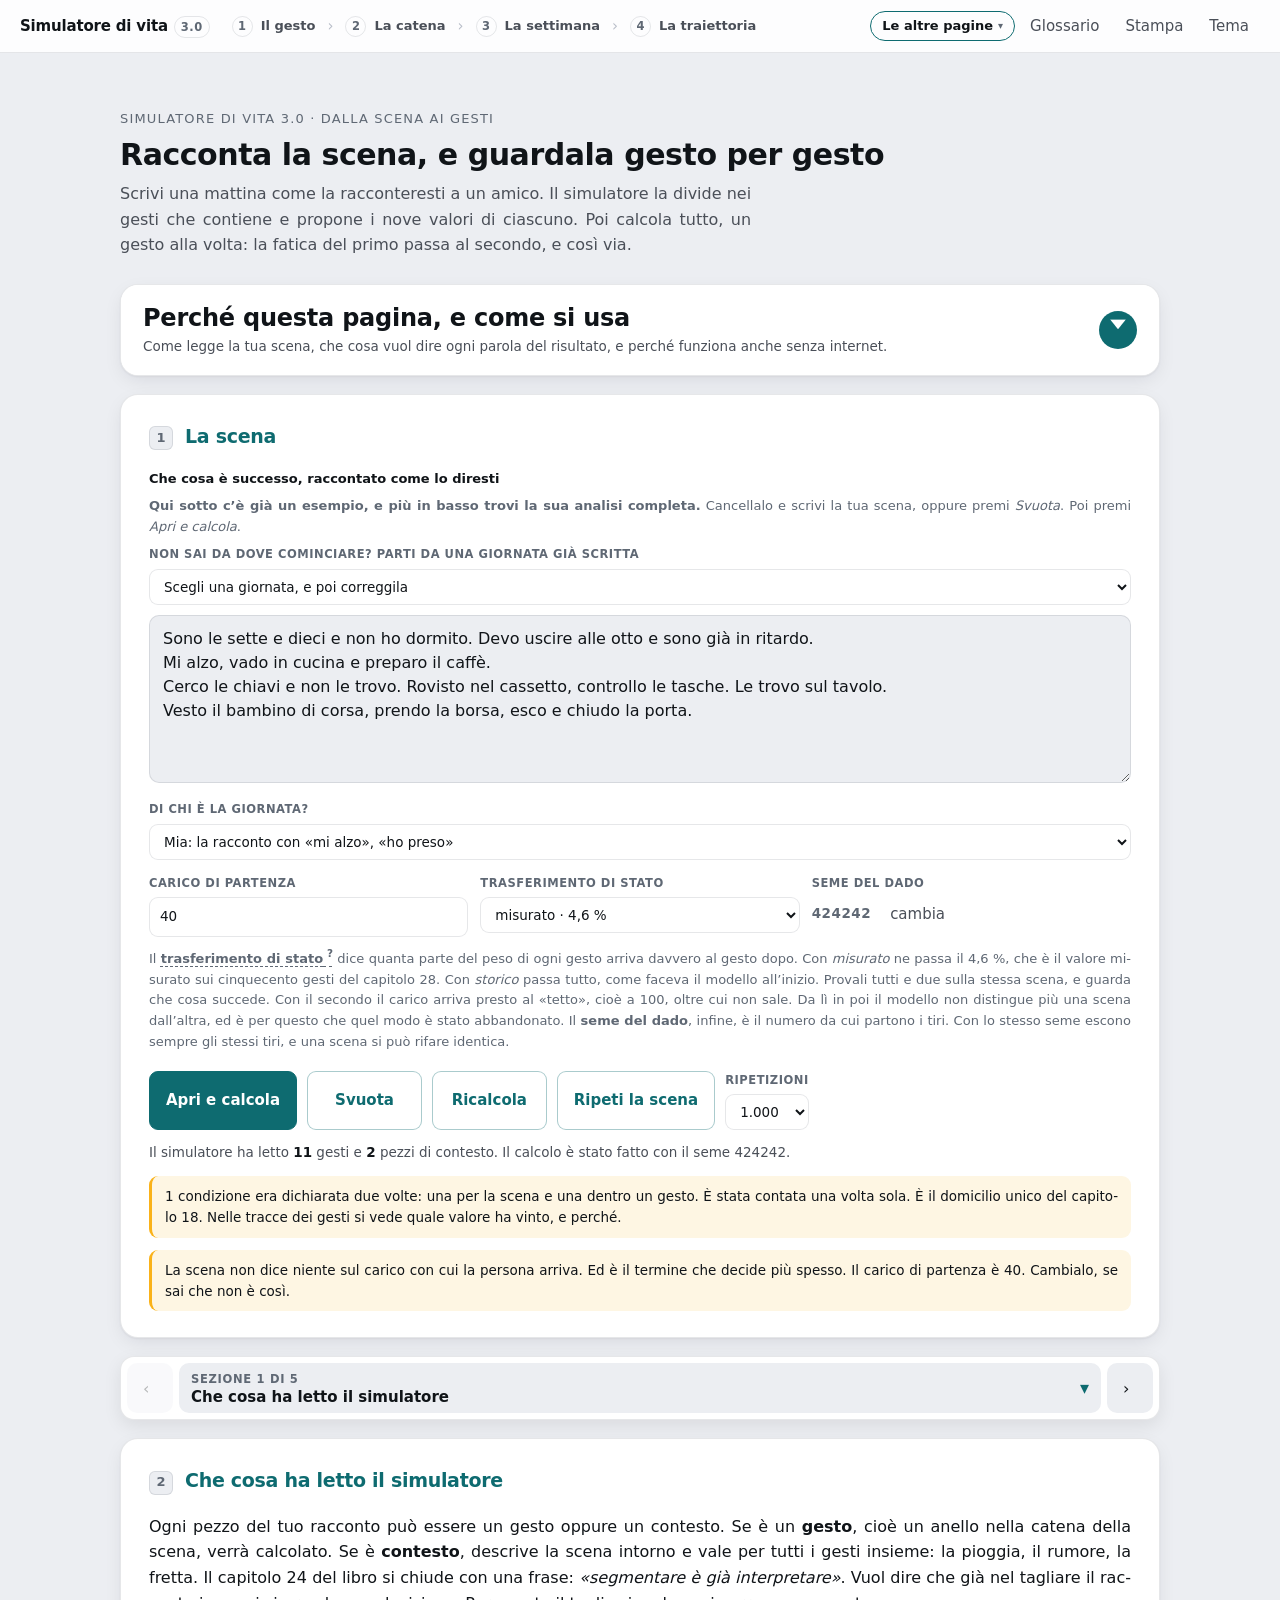
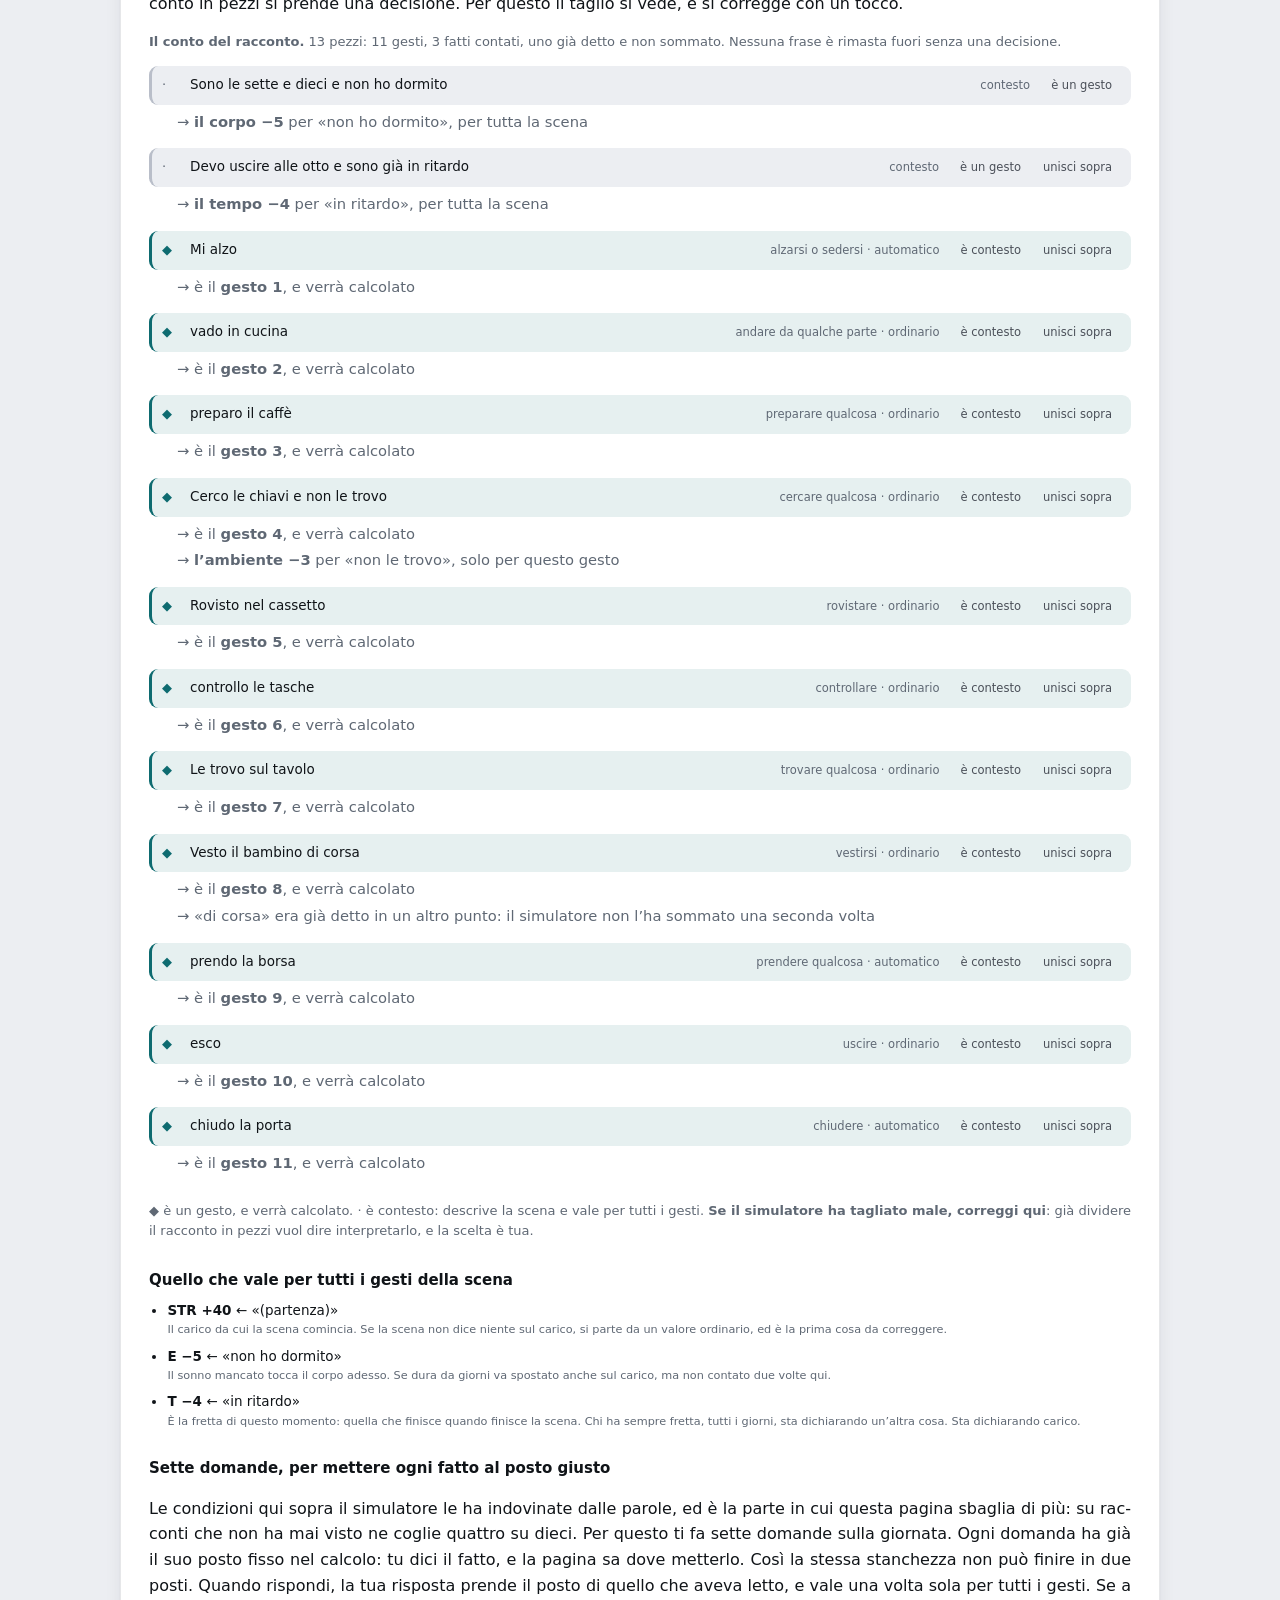
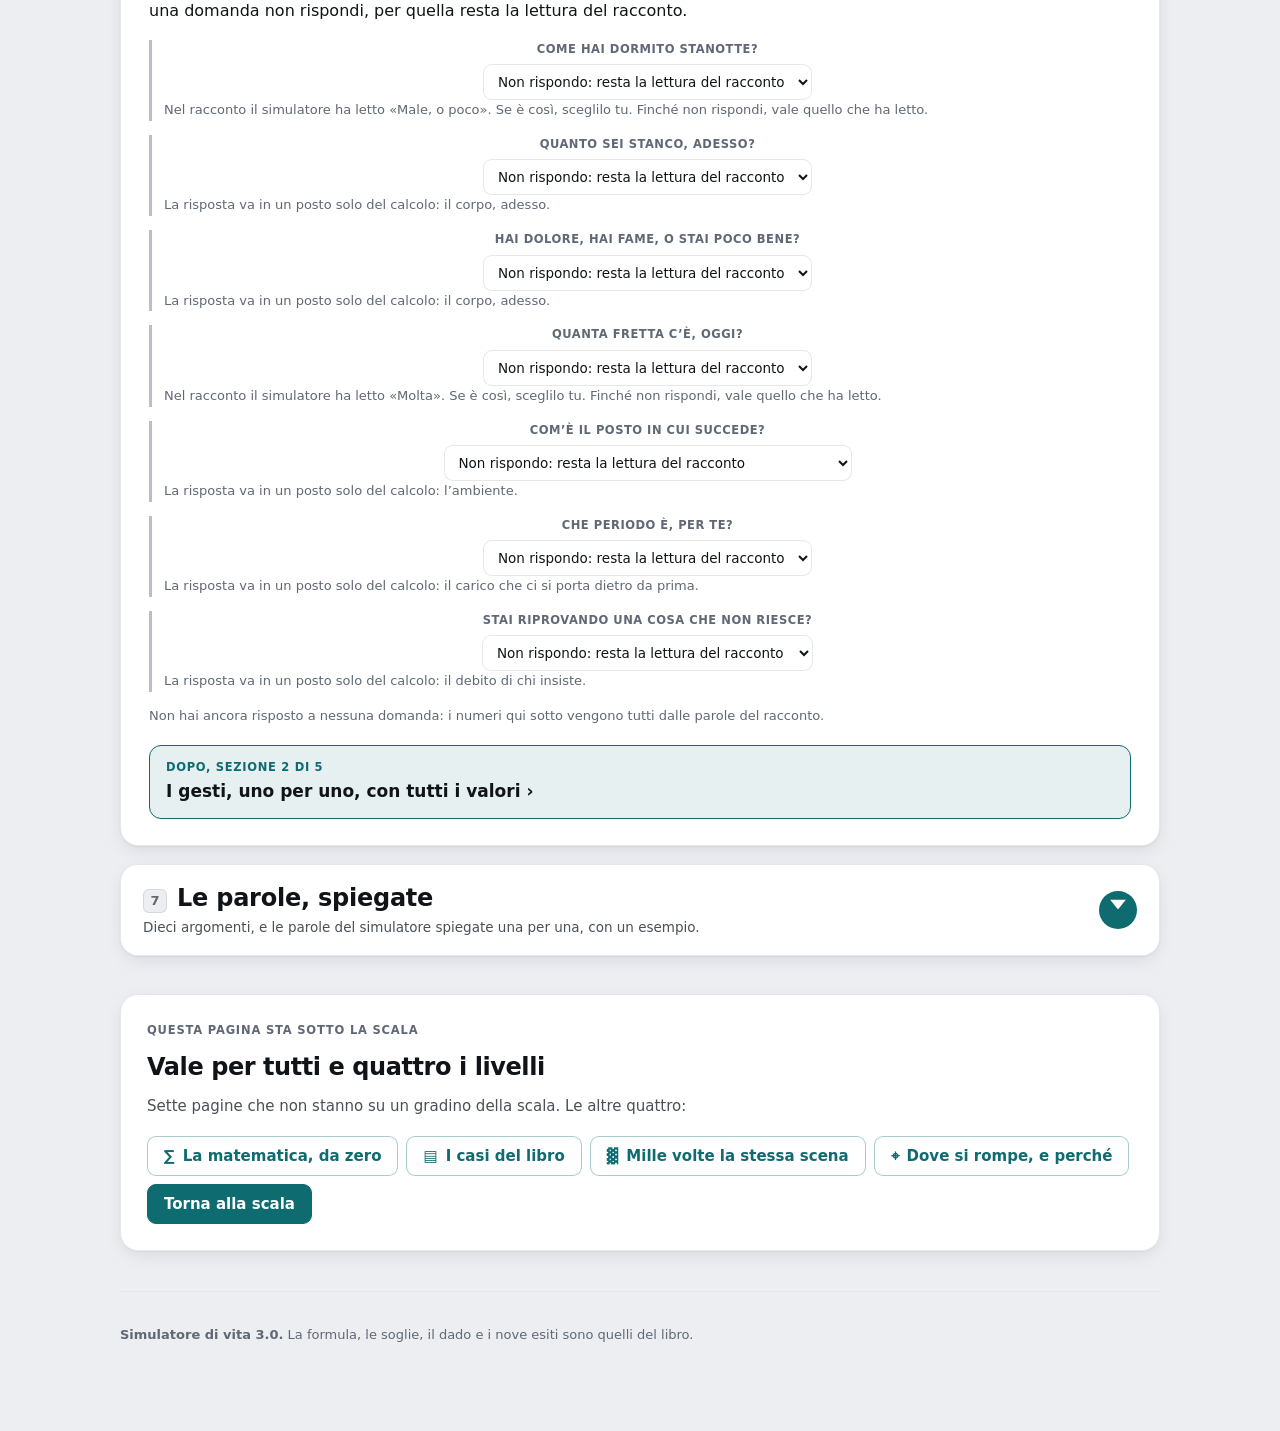
<file: LA-SCENA.html>
<!DOCTYPE html>
<html lang="it" data-tema="chiaro">
<head>
<meta charset="utf-8">
<meta name="viewport" content="width=device-width, initial-scale=1">
<title>Racconta la scena — Simulatore 3.0</title>
<link rel="stylesheet" href="app/stile/stile.css?v=2026-09-17">
<link rel="manifest" href="manifest.webmanifest">
<meta name="theme-color" content="#14556E">
<link rel="icon" href="app/icone/icona-192.png">
<link rel="apple-touch-icon" href="app/icone/icona-180.png">
<meta name="apple-mobile-web-app-capable" content="yes">
<meta name="apple-mobile-web-app-title" content="Simulatore">
</head>
<body>
<div class="contenitore" style="position:relative">

  <div class="strumenti-alto no-stampa">
    <button id="stampa" title="Stampa questa pagina">Stampa</button>
    <button class="commutatore" id="tema">Tema scuro</button>
  </div>

  <header class="testata">
    <p class="occhiello">Simulatore di vita 3.0 · dalla scena ai gesti</p>
    <h1>Racconta la scena, e guardala gesto per gesto</h1>
    <p class="sottotitolo">
      Scrivi una mattina come la racconteresti a un amico. Il simulatore la divide nei gesti
      che contiene e propone i nove valori di ciascuno. Poi calcola tutto, un gesto alla
      volta: la fatica del primo passa al secondo, e così via.
    </p>
  </header>

  <!-- ====================== PERCHÉ QUESTA PAGINA, E COME SI USA ====================== -->
  <section class="riquadro no-stampa" data-apribile data-anteprima="Come legge la tua scena, che cosa vuol dire ogni parola del risultato, e perché funziona anche senza internet.">
    <h2>Perché questa pagina, e come si usa</h2>
    <div data-passi>
    <p>
      Scrivi una mattina come la racconteresti a voce a un amico: mi sono alzato tardi, ho
      bevuto il caffè in piedi, poi ho cercato le chiavi per dieci minuti. Il simulatore la
      <strong>divide nei «gesti» che contiene</strong>. Un gesto è un’azione sola, con un
      inizio e una fine: bere il caffè è un gesto, «fare colazione» no. Per ogni gesto il
      simulatore propone i nove valori, e per ognuno ti dice da quale parola del tuo
      racconto viene.
    </p>
    <p>
      Poi <strong>calcola tutto, un gesto per volta</strong>. Somma i nove valori, e tiene il risultato fra 5 e 95: è il «taglio ai bordi». Poi tira il dado, cioè estrae a caso un numero da 1 a 100: se quel numero non supera la probabilità calcolata, il gesto riesce. La distanza fra i due numeri si chiama «margine», e dice se è andata per un soffio oppure con larghezza. Infine il simulatore dà un nome all’«esito», che è uno dei nove modi in cui un gesto può finire, e ti dice con quanto «carico», cioè con quanta pressione accumulata, si arriva al gesto dopo.
    </p>
    <h3>Come si usa, in tre passi</h3>
    <ol class="come-si-usa">
      <li><strong>Scrivi la scena</strong> così come ti viene, con le virgole e i punti.
        Non serve andare a capo a ogni gesto.</li>
      <li><strong>Controlla dove il simulatore ha tagliato il racconto.</strong> Già
        decidere dove finisce un gesto e dove comincia il successivo vuol dire interpretare.
        Se ha sbagliato, si corregge con un tocco.</li>
      <li><strong>Guarda i numeri, e cambiali pure.</strong> Ogni valore è solo una proposta,
        e accanto c’è scritta la parola da cui viene. Appena ne cambi uno, da quel momento
        in poi vale il tuo e non più quello proposto.</li>
    </ol>
    <h3>Niente intelligenza artificiale, niente connessione</h3>
    <p>
      Qui dentro non c’è nessuna intelligenza artificiale, e non serve nemmeno la
      connessione. A leggere la tua scena è un vocabolario scritto a mano, parola per parola. Per
      questo la stessa scena dà sempre la stessa lettura, oggi come fra dieci anni, anche
      senza internet.
    </p>
    </div>
  </section>

  <!-- ====================== LA SCENA ====================== -->
  <section class="riquadro no-stampa">
    <h2>1 · La scena</h2>
    <label class="etichetta-campo" for="scena">
      Che cosa è successo, raccontato come lo diresti
    </label>
    <p class="nota" style="margin:0 0 8px">
      <b>Qui sotto c’è già un esempio, e più in basso trovi la sua analisi completa.</b>
      Cancellalo e scrivi la tua scena, oppure premi <em>Svuota</em>. Poi premi
      <em>Apri e calcola</em>.
    </p>
    <label class="comando" style="margin:0 0 10px">
      <span>Non sai da dove cominciare? Parti da una giornata già scritta</span>
      <select id="giornataTipo"><option value="">Scegli una giornata, e poi correggila</option></select>
    </label>
    <textarea class="campo-lungo" id="scena" rows="6" spellcheck="false"></textarea>
    <div class="comandi" style="margin-top:10px">
      <label class="comando"><span>Di chi è la giornata?</span>
        <select id="diChi">
          <option value="mia" selected>Mia: la racconto con «mi alzo», «ho preso»</option>
          <option value="altra">Di un’altra persona: «si alza», «ha preso»</option>
        </select></label>
      <label class="comando" id="rigaProtagonista" hidden><span>Come la chiami nel racconto?</span>
        <input type="text" id="protagonista" placeholder="il paziente, Maria, lei" autocomplete="off"></label>
    </div>
    <div class="comandi" style="margin-top:14px">
      <label class="comando"><span>Carico di partenza</span>
        <input type="number" id="caricoBase" min="0" max="100" value="40"></label>
      <label class="comando"><span>Trasferimento di stato</span>
        <select id="trasferimento">
          <option value="misurato">misurato · 4,6 %</option>
          <option value="storico">storico · passa tutto</option>
        </select></label>
      <label class="comando"><span>Seme del dado</span>
        <span class="valore-seme">
          <b id="semeOra">424242</b>
          <button type="button" class="fantasma" id="nuovoSeme">cambia</button></span></label>
    </div>
    <p class="nota" style="margin:12px 0 0">
      Il <b data-parola="trasferimento_di_stato">trasferimento di stato</b> dice quanta parte
      del peso di ogni gesto arriva davvero al gesto dopo. Con <em>misurato</em> ne passa il 4,6 %, che è il
      valore misurato sui cinquecento gesti del capitolo 28. Con <em>storico</em>
      passa tutto, come faceva il modello all’inizio. Provali tutti e due sulla stessa
      scena, e guarda che cosa succede. Con il secondo il carico arriva presto al «tetto», cioè a 100, oltre cui non sale. Da lì in poi il modello non distingue più una scena dall’altra, ed è per questo che quel modo è stato abbandonato. Il <b>seme del dado</b>, infine,
      è il numero da cui partono i tiri. Con lo stesso seme escono sempre gli stessi tiri, e
      una scena si può rifare identica.
    </p>
    <div class="barra-azioni">
      <button class="primario" id="apri">Apri e calcola</button>
      <button id="svuota">Svuota</button>
      <button id="calcolaScena">Ricalcola</button>
      <button id="rigioca">Ripeti la scena</button>
      <label class="comando comando-corto"><span>ripetizioni</span>
        <select id="ripetizioni">
          <option value="200">200</option>
          <option value="1000" selected>1.000</option>
          <option value="3000">3.000</option>
        </select></label>
    </div>
    <p class="stato-lettura" id="statoLettura"></p>
    <div id="avvisi"></div>
    <div id="muti"></div>
  </section>

  <!-- ====================== CHE COSA HO LETTO ====================== -->
  <section class="riquadro" data-scheda>
    <h2>2 · Che cosa ha letto il simulatore</h2>
    <p class="senza-sopra">
      Ogni pezzo del tuo racconto può essere un gesto oppure un contesto. Se è un
      <strong>gesto</strong>, cioè un anello nella catena della scena, verrà calcolato. Se è <strong>contesto</strong>,
      descrive la scena intorno e vale per tutti i gesti insieme: la pioggia, il rumore, la
      fretta. Il capitolo 24 del libro si chiude con una frase: <em>«segmentare è già
      interpretare»</em>. Vuol dire che già nel tagliare il racconto in pezzi si prende
      una decisione. Per questo il taglio si vede, e si corregge con un tocco.
    </p>
    <div id="lettura"></div>
    <h3 class="sotto-titolo">Sette domande, per mettere ogni fatto al posto giusto</h3>
    <p>
      Le condizioni qui sopra il simulatore le ha indovinate dalle parole, ed è la parte in cui questa
      pagina sbaglia di più: su racconti che non ha mai visto ne coglie quattro su dieci.
      Per questo ti fa sette domande sulla giornata. Ogni domanda ha già il suo posto
      fisso nel calcolo: tu dici il fatto, e la pagina sa dove metterlo. Così la stessa stanchezza non può finire
      in due posti. Quando rispondi, la tua risposta prende il posto di quello che aveva
      letto, e vale una volta sola per tutti i gesti. Se a una domanda non rispondi, per
      quella resta la lettura del racconto.
    </p>
    <div id="domandeScena"></div>
  </section>

  <!-- ====================== I NODI ====================== -->
  <section class="riquadro" data-scheda>
    <h2>3 · I gesti, uno per uno, con tutti i valori</h2>
    <p class="senza-sopra">
      Per ogni gesto trovi i nove valori, e il <strong>perché</strong> di ognuno. Poi c’è
      il calcolo completo: la somma termine per termine, il taglio ai bordi, il dado. Poi il
      <span data-parola="margine">margine</span> con la sua
      <b data-parola="fascia">«fascia»</b>, l’esito fra i nove, e che cosa passa al gesto
      dopo. La fascia del margine dice se è andata per un soffio, o se non c’era partita:
      fino a 9 il margine è «fragile», fino a 24 è normale, da 25 in su è forte.
    </p>
    <div id="nodi"></div>
  </section>

  <!-- ====================== LA CATENA ====================== -->
  <section class="riquadro" data-scheda>
    <h2>4 · La scena intera</h2>
    <p class="senza-sopra">
      Quello che una persona si porta addosso non resta fermo: passa da un gesto a quello
      dopo. Il carico che vedi sul gesto numero dieci non è nato lì, gliel’hanno lasciato i
      nove gesti prima. E l’esito della scena non è la media degli esiti. Lo decide l’anello
      peggiore, cioè il gesto andato peggio, come in una catena vera, che tiene finché tiene
      il suo anello più debole.
    </p>
    <div id="catena"></div>
  </section>

  <!-- ====================== IL RACCONTO ====================== -->
  <section class="riquadro" data-scheda>
    <h2>5 · Che storia è stata</h2>
    <p class="senza-sopra">
      Ogni esito viene raccontato, non solo calcolato. Il racconto è il testo in prosa che
      il simulatore scrive sotto i numeri, e non racconta i gesti uno per uno. Racconta
      dove la scena ha cambiato pendenza, cioè dove il carico è salito o sceso più in
      fretta del solito, quale gesto è costato di più, quale ha
      restituito qualcosa. E più le cose sono andate male, più il racconto si accorcia. È la
      regola del capitolo 46: a chi è in difficoltà non serve un ragionamento lungo, servono
      poche priorità.
    </p>
    <div id="saturazione"></div>
    <div id="racconto"></div>
  </section>

  <!-- ====================== MILLE VOLTE ====================== -->
  <section class="riquadro" data-scheda>
    <h2>6 · La stessa scena, ripetuta molte volte</h2>
    <p class="senza-sopra">
      Quello che hai visto fin qui è <em>un</em> caso: quella scena, con quei tiri. Ma i
      tiri potevano uscire diversi. Se rifai la stessa scena con dadi nuovi, non vedi più
      un caso solo: vedi la forma di tutti i casi possibili. Ogni prova si chiama
      <strong data-parola="ripetizione">«ripetizione»</strong>, cioè la stessa scena rifatta da
      capo con un dado diverso. Le ripetizioni della scena intera si contano a parte
      rispetto a quelle dei singoli gesti: sono due conteggi separati, e sommarli sarebbe
      l’errore di cui parla il capitolo 27.
    </p>
    <div id="montecarlo"></div>
  </section>

  <!-- ====================== LE PAROLE ====================== -->
  <section class="riquadro" data-apribile data-anteprima="Dieci argomenti, e le parole del simulatore spiegate una per una, con un esempio.">
    <h2>7 · Le parole, spiegate</h2>
    <div data-glossario></div>
  </section>

  <footer class="piede">
    <p><strong>Simulatore di vita 3.0.</strong> La formula, le soglie, il dado e i nove esiti
      sono quelli del libro.</p>
  </footer>

</div>

<script src="app/dati/calibrazione.js"></script>
<script src="app/motore/lingua.js"></script>
<script src="app/motore/casuale-mt.js"></script>
<script src="app/motore/nucleo.js"></script>
<script src="app/motore/stato.js"></script>
<script src="app/motore/microsemantica.js"></script>
<script src="app/motore/analisi.js"></script>
<script src="app/motore/racconto.js"></script>
<script src="app/interfaccia/racconto-vista.js"></script>
<script src="app/dati/lessico.js"></script>
<script src="app/motore/scena.js"></script>
<script src="app/dati/percorso.js"></script>
<script src="app/interfaccia/percorso-vista.js"></script>
<script src="app/dati/spiegazioni.js"></script>
<script src="app/interfaccia/glossario.js"></script>
<script src="app/interfaccia/disegno.js"></script>
<script src="app/interfaccia/scena-ui.js"></script>
<script src="app/interfaccia/schermate.js"></script>
<script src="app/interfaccia/attesa.js"></script>
<script src="app/dati/sillabazione-it.js"></script>
<script src="app/interfaccia/sillaba.js"></script>
<script src="app/interfaccia/installa.js"></script>
</body>
</html>
</file>
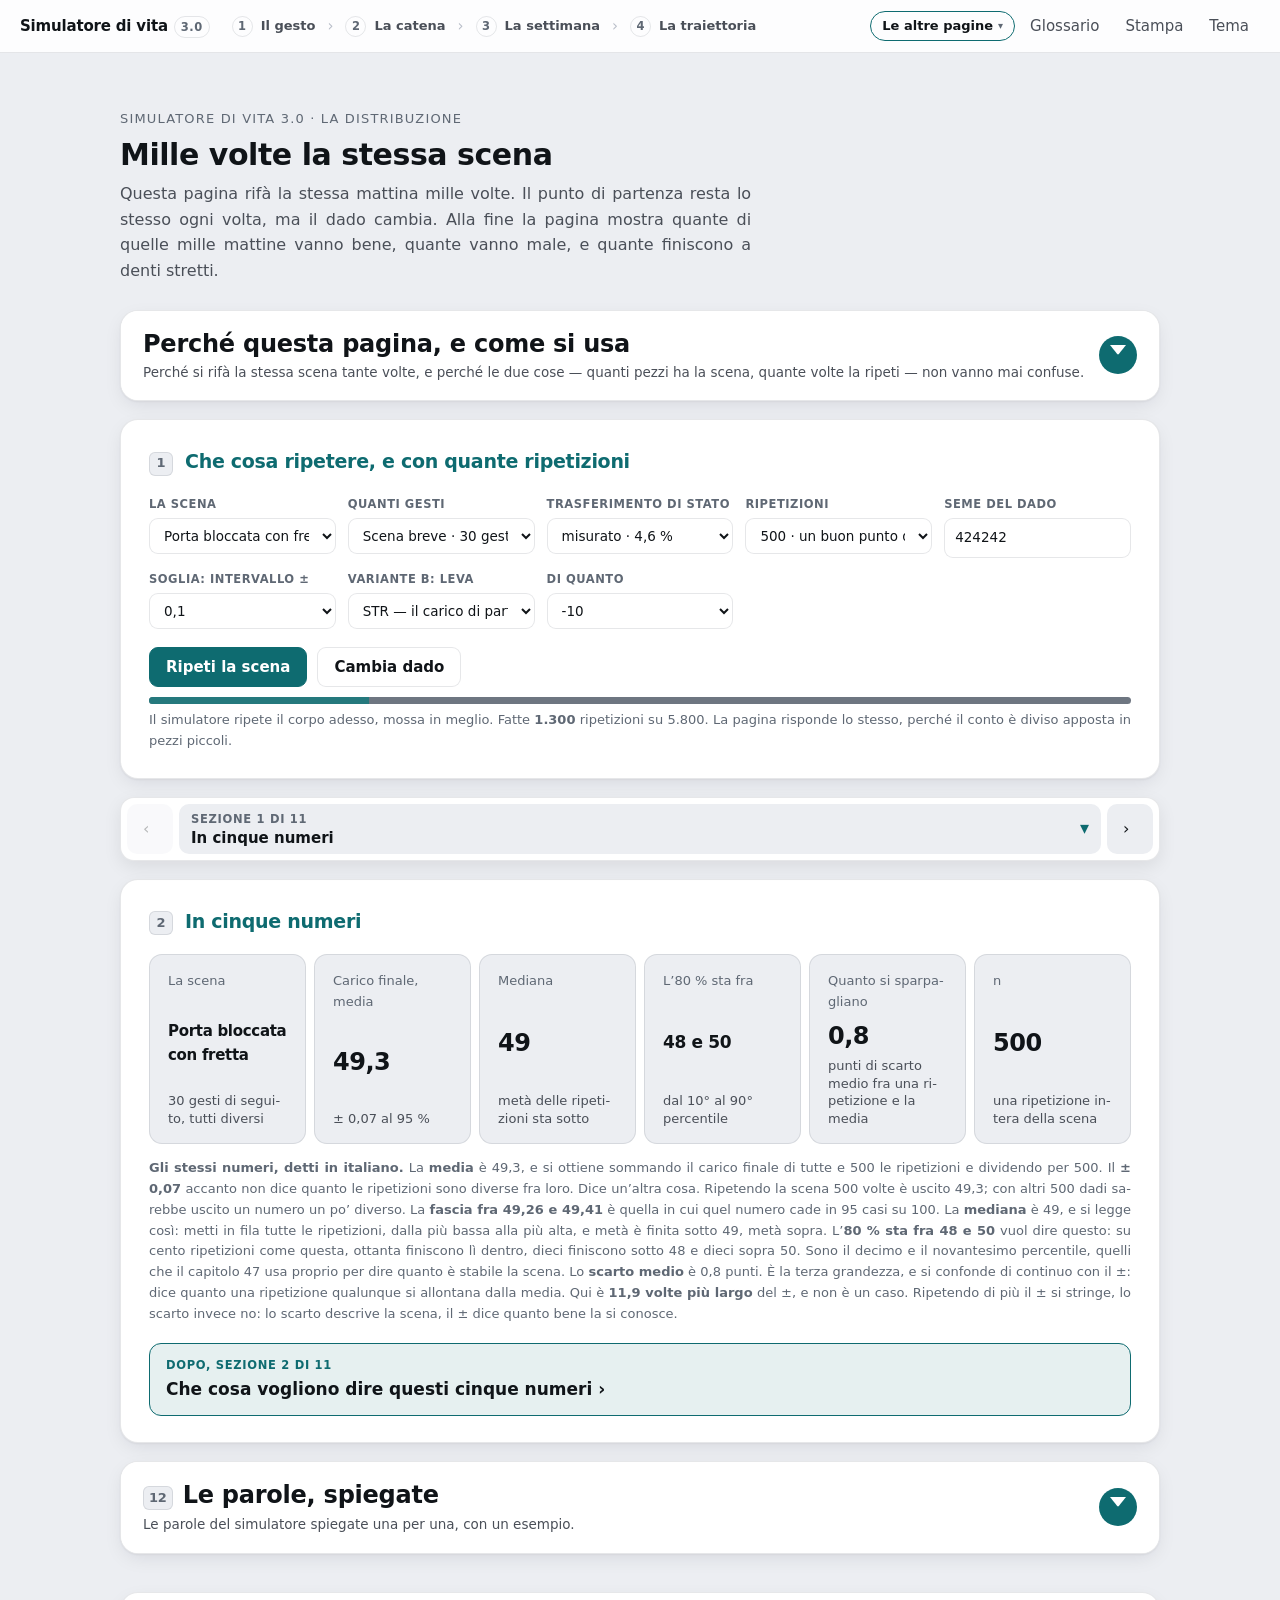
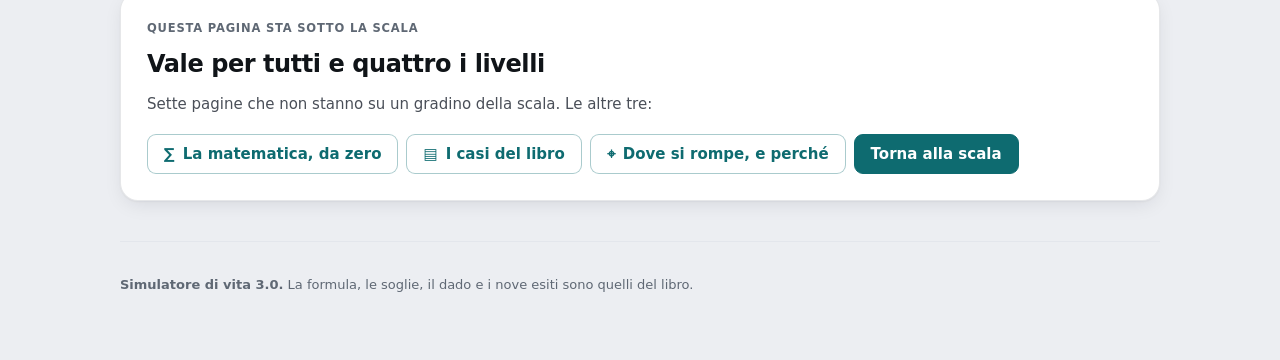
<file: MONTECARLO.html>
<!DOCTYPE html>
<html lang="it" data-tema="chiaro">
<head>
<meta charset="utf-8">
<meta name="viewport" content="width=device-width, initial-scale=1">
<title>Mille volte la stessa scena — Simulatore 3.0</title>
<link rel="stylesheet" href="app/stile/stile.css?v=2026-09-17">
<link rel="manifest" href="manifest.webmanifest">
<meta name="theme-color" content="#14556E">
<link rel="icon" href="app/icone/icona-192.png">
<link rel="apple-touch-icon" href="app/icone/icona-180.png">
<meta name="apple-mobile-web-app-capable" content="yes">
<meta name="apple-mobile-web-app-title" content="Simulatore">
</head>
<body>
<div class="contenitore" style="position:relative">

  <div class="strumenti-alto no-stampa">
    <button id="stampa" title="Stampa questa pagina">Stampa</button>
    <button class="commutatore" id="tema">Tema scuro</button>
  </div>

  <header class="testata">
    <p class="occhiello">Simulatore di vita 3.0 · la distribuzione</p>
    <h1>Mille volte la stessa scena</h1>
    <p class="sottotitolo">
      Questa pagina rifà la stessa mattina mille volte. Il punto di partenza resta lo
      stesso ogni volta, ma il dado cambia. Alla fine la pagina mostra quante di quelle
      mille mattine vanno bene, quante vanno male, e quante finiscono a denti stretti.
    </p>
  </header>

  <section class="riquadro no-stampa" data-apribile data-anteprima="Perché si rifà la stessa scena tante volte, e perché le due cose — quanti pezzi ha la scena, quante volte la ripeti — non vanno mai confuse.">
    <h2>Perché questa pagina, e come si usa</h2>
    <p class="sottotitolo">
      Immagina la stessa mattina rivissuta mille volte. Stessa sveglia, stessa stanchezza,
      stesse cose da fare: tutto uguale, tranne il dado. Le altre pagine tirano il
      <span data-parola="dado">dado</span>, cioè un numero a caso da 1 a 100, una volta
      sola, e raccontano com’è andata. Questa lo tira mille volte. Così non mostra un caso
      solo, ma <strong>la forma di tutti i casi possibili</strong>: quante mattine
      finiscono bene, quante male, e quante a denti stretti. Il metodo si chiama
      <strong>Monte Carlo</strong>, dal nome di un casinò famoso, ma qui non si scommette
      niente e dietro non c’è nulla di misterioso. Quando un conto è troppo intricato per
      farlo con carta e penna, lo si fa rifare a una macchina moltissime volte, e poi si
      guarda come si distribuiscono i risultati: non c’è altro, dietro il nome altisonante.
    </p>
    <p class="sottotitolo" style="font-size:14px">
      Quattro parole, prima di cominciare, perché tornano in ogni riga di questa pagina.
      Un «gesto» è un’azione sola, con un inizio e una fine riconoscibili. Una «scena» è una
      fila di gesti di seguito, in cui ognuno passa al successivo il
      <span data-parola="carico">«carico»</span> che ha lasciato. Il carico è la pressione
      accumulata, da 0 a 100. E ogni volta che la scena riparte dall’inizio con un dado
      nuovo, quel giro si chiama <strong>«ripetizione»</strong>: cioè la stessa scena
      rifatta da capo, punto per punto uguale, ma con un tiro di dado diverso. Mille
      ripetizioni vogliono dire mille volte la stessa scena: le condizioni restano sempre
      le stesse, i tiri di dado cambiano ogni volta. Mille mattine uguali, con dadi diversi.
    </p>
    <p class="sottotitolo">
      Per usare bene il metodo bisogna tenere separate due cose che si confondono sempre.
      La prima è <strong>quanti gesti diversi ha una scena</strong>. La seconda è
      <strong>quante volte la si ripete</strong>. Sono due numeri diversi, e restano
      diversi anche quando sembrano grandi allo stesso modo. La sezione 7 esiste apposta
      perché nessuno li sommi mai.
    </p>
    <ol class="come-si-usa">
      <li><strong>Scegli una scena</strong> fra le schede del libro, e quanti gesti deve
        avere. Le schede sono i casi di esempio del capitolo 39, ognuno con la sua
        probabilità di riuscita già calcolata, quella che il libro chiama Pn.</li>
      <li><strong>Scegli quante ripetizioni fare.</strong> Non serve esagerare: più sotto c’è
        il modo di sapere quando bastano, e non è il loro numero a dirlo.</li>
      <li><strong>Guarda la forma,</strong> non solo la media. Due scene con la stessa
        media possono raccontare due vite diverse, e la media da sola non lo fa
        vedere.</li>
    </ol>
  </section>

  <!-- ====================== I COMANDI ====================== -->
  <section class="riquadro no-stampa">
    <h2>1 · Che cosa ripetere, e con quante ripetizioni</h2>
    <div id="comandi"></div>
  </section>

  <!-- ====================== IL RIASSUNTO ====================== -->
  <section class="riquadro" data-scheda>
    <h2>2 · In cinque numeri</h2>
    <div id="riassunto"></div>
  </section>

  <section class="riquadro" data-scheda>
    <h2>Che cosa vogliono dire questi cinque numeri</h2>
    <p class="nota">
      La <strong>media</strong> si ottiene sommando i risultati di tutte le ripetizioni e dividendo per quante
      sono, e dice dove sta il centro di tutte le ripetizioni. La <strong>mediana</strong>
      dice qual è la ripetizione di mezzo: quella che ne ha metà sopra e metà sotto. Non
      sono lo stesso numero, e la differenza si vede subito con un esempio. Se una
      ripetizione su cento finisce a un valore altissimo, la media si sposta verso l’alto,
      perché quel valore entra nella somma. La mediana non si muove, perché conta le
      posizioni e non le distanze. Il <strong>± al 95 %</strong> è una terza grandezza
      ancora. Non dice quanto le ripetizioni si allontanano fra loro. Dice quanto è incerta
      la media, cioè fino a che
      punto ci si può fidare di quel numero. Sono tre grandezze diverse, e si confondono di
      continuo.
    </p>
    <p class="nota">
      Quanto le ripetizioni si allontanano fra loro lo dice il quarto riquadro, quello
      intitolato <strong>quanto si sparpagliano</strong>. È lo scarto medio dalla media, che in
      statistica si chiama <strong>deviazione standard</strong>. Si legge così: presa una
      ripetizione a caso, di quanto si allontana dalla media, in media. Scarto e ± vanno
      tenuti separati, e c’è un modo semplice per ricordarlo. Ripetendo la scena di più, il
      ± si stringe,
      perché la media la si conosce sempre meglio. Lo scarto invece no, perché descrive la
      scena stessa, e la scena non cambia perché la guardi più a lungo.
    </p>
    <p class="nota senza-sotto">
      L’ultimo riquadro, quello intitolato <strong>l’80 % sta fra</strong>, si legge così. Si mettono in fila
      tutte le ripetizioni, dalla più bassa alla più alta. Poi si scarta il dieci per cento
      da ciascuna delle due estremità, come si tagliano le code. Nella parte che resta in
      mezzo cadono otto ripetizioni su dieci. I due punti di taglio si chiamano
      <strong>percentili</strong>, cioè posizioni in quella fila di numeri: qui sono il
      decimo e il novantesimo, quelli che il capitolo 47 nomina per dire quanto è stabile
      la scena.
    </p>
  </section>

  <!-- ====================== L’ISTOGRAMMA ====================== -->
  <section class="riquadro" data-scheda>
    <h2>3 · La forma della distribuzione</h2>
    <p class="senza-sopra">
      Un riassunto non è una <strong>«distribuzione»</strong>, e la parola conviene
      impararla qui, perché da adesso in poi torna dappertutto. La distribuzione è
      l’elenco di tutti i risultati usciti, con accanto quante volte è uscito ciascuno. È
      la forma per intero, prima che qualcuno la riassuma in un numero. Un esempio. La media vale 71, e le ripetizioni se ne allontanano in media di 9
      punti. Questi due numeri non bastano a distinguere <em>una gobba sola</em> da
      <em>due gobbe lontane</em>. E la differenza non è un dettaglio. Due gobbe vogliono
      dire che la stessa scena ha <strong>due destini</strong>, non un destino incerto:
      certe mattine finiscono bene, certe finiscono male, e quasi nessuna finisce a metà.
    </p>
    <p class="nota senza-sopra">
      La figura che disegna quella forma si chiama <strong>istogramma</strong>, e si costruisce
      così. Le ripetizioni vengono divise in fasce: da 60 a 62, da 62 a 64, e così via. Poi
      ogni colonna viene disegnata alta quante sono le ripetizioni finite in quella fascia.
      Niente di più.
    </p>
    <div id="istogramma"></div>
  </section>

  <!-- ====================== GLI ALTRI DUE ====================== -->
  <section class="riquadro" data-scheda>
    <h2>4 · Non solo il carico</h2>
    <p class="senza-sopra">
      Il carico è la grandezza più citata, ma non è l’unica che si muove. L’«assetto» e il
      «costo nascosto» raccontano la parte che l’«esito» non dice. L’assetto è quanto si è
      ancora orientati e saldi dentro la scena. Il costo nascosto è il prezzo di un gesto
      riuscito, quello che si vede dopo, quando arriva il gesto successivo.
    </p>
    <div id="istoAltri"></div>
  </section>

  <!-- ====================== GLI ESITI ====================== -->
  <section class="riquadro" data-scheda>
    <h2>5 · I nove esiti della scena, in proporzione</h2>
    <p class="senza-sopra">
      Il modello non risponde «riuscito» o «non riuscito». Distingue nove esiti, e il
      motivo è semplice. Fra una riuscita pulita e una riuscita che ha lasciato macerie c’è
      proprio la differenza che questo simulatore è fatto per misurare. Ogni riga qui sotto
      è uno dei nove esiti, e la sua barra dice in quante ripetizioni su cento la scena è
      finita in quel modo.
    </p>
    <div id="esiti"></div>
  </section>

  <!-- ====================== IL NODO ====================== -->
  <section class="riquadro" data-scheda>
    <h2>6 · Sotto la scena, i singoli gesti</h2>
    <p class="senza-sopra">
      L’esito della scena non è l’esito dei gesti che la compongono. Un gesto può andare
      male dentro una scena che finisce bene, e una scena può finire male con tutti i
      gesti riusciti. Qui sotto si scende al livello del gesto singolo, quello che il libro
      chiama nodo. Lì i conti si fanno su un numero di casi tutto suo, la
      <strong><em>n</em></strong>. In statistica quella lettera vuol dire soltanto questo:
      su quanti casi è stato calcolato un numero. La n del gesto è diversa da quella della
      scena. Le due non si sommano e non si confrontano: è la regola del capitolo 27. Per
      questo qui le trovi sempre scritte tutte e due, una accanto all’altra.
    </p>
    <div id="nodo"></div>
  </section>

  <!-- ====================== I DUE ASSI ====================== -->
  <section class="riquadro" data-scheda>
    <h2>7 · I due assi, che non si sommano mai</h2>
    <p class="senza-sopra">I due assi rispondono a due domande diverse. La
      <strong>granularità</strong> dice quanti gesti diversi ha la scena. Le
      <strong>ripetizioni</strong> dicono quante volte quella scena è stata rifatta da capo.
      Una scena di trenta gesti, rifatta cinquecento volte, costa alla macchina
      quindicimila valutazioni. I risultati finali però sono cinquecento, uno per
      ripetizione. Il campione da contare sono quei cinquecento risultati, non le
      quindicimila valutazioni.</p>
    <div id="assi"></div>
    <p>A chi sbaglia questo conto succede una cosa sola, e si può dire con precisione:
      gli intervalli gli escono più stretti del vero, e più stretti di un fattore pari
      alla radice del numero di gesti. Il caso storico del libro è questo. Un
      resoconto dichiarava cinquecento gesti. I gesti veri erano quaranta. Cinquecento
      diviso quaranta fa dodici e mezzo, e la radice di dodici e mezzo fa circa tre e
      mezzo. Quindi ogni fascia usciva tre volte e mezzo più stretta del dovuto, e nessuno
      aveva raccolto un solo dato in più.</p>
    <p class="senza-sotto">C’è poi un secondo punto, e quello non si aggiusta con
      nessun conto. Tutte le ripetizioni partono dagli stessi identici dati: l’unica cosa
      che cambia è il dado. Quindi non sono cinquecento mattine osservate. Sono cinquecento
      tiri sulla stessa mattina. Il libro lo dice in una riga, e conviene impararla:
      <strong>le repliche misurano il dado, non la persona</strong> — «repliche» è la
      parola del libro per le ripetizioni.</p>
  </section>

  <!-- ====================== LA CONVERGENZA ====================== -->
  <section class="riquadro" data-scheda>
    <h2>8 · Quante ripetizioni bastano</h2>
    <div data-fogli="4">
    <p class="senza-sopra">
      La domanda che tutti fanno è sempre la stessa: «quante volte devo ripetere la
      scena?». La risposta giusta non è un numero. È questa, e viene dal capitolo 47:
    </p>
    <blockquote class="citazione">
      Si guarda l’ampiezza dell’intervallo, non il numero di iterazioni. Se l’intervallo è stretto
      abbastanza per la domanda che si sta facendo, le ripetizioni bastano. Se è largo, non bastano,
      e non importa quante siano.
    </blockquote>
    <p class="nota">
      Il libro dice «<em>iterazioni</em>», perché è la parola della statistica. Qui dentro si chiamano ripetizioni. Sono la stessa identica cosa, chiamata con due nomi diversi.
    </p>
    <p>
      La fascia che il grafico disegna viene da una formula. È corta, e si può tenere a
      mente.
    </p>
    <div class="formula-libro" data-formula="intervallo"></div>
    <p class="formula-fonte">Si legge così: la media, più o meno una quantità che si chiama
      <em>semiampiezza</em>. Quello che spiega tutto è la radice di n, sotto la linea di
      frazione. Se quadruplichi le ripetizioni, la radice raddoppia. E se la radice
      raddoppia, la fascia si dimezza. Per questo, a un certo punto, ripetere ancora la
      scena rende sempre meno.</p>
    <p>
      La stessa formula si può rovesciare. Allora dice quante ripetizioni servono per avere
      la precisione che vuoi. Nella formula, ε è la semiampiezza che accetti.
    </p>
    <div class="formula-libro" data-formula="quante_ripetizioni"></div>
    <p class="formula-fonte">Ed è la ragione per cui la regola guarda l’ampiezza e non il
      numero delle ripetizioni. Il numero che serve dipende da <em>s</em>, cioè da quanto
      la scena è variabile, quindi cambia da scena a scena. L’ampiezza no: quella si
      guarda, e si decide.</p>
    <p>
      Il grafico qui sotto non è una previsione. Sono le <strong>stesse ripetizioni</strong>
      di prima, prese a gruppi sempre più grandi. Si prende un primo gruppetto di
      ripetizioni e se ne fa la media. Poi si prende un gruppo più grande, poi uno più
      grande ancora, e ogni
      volta si ricalcola la media, e con lei l’intervallo. La banda che si stringe non è un
      modello di quello che dovrebbe succedere. È quello che è successo davvero, man mano.
      Il nome tecnico di questo restringersi è <strong>convergenza</strong>: il numero
      smette di ballare, e si ferma.
    </p>
    </div>
    <div id="convergenza"></div>
  </section>

  <!-- ====================== IL CONFRONTO ====================== -->
  <section class="riquadro" data-scheda>
    <h2>9 · Due varianti a confronto</h2>
    <p class="senza-sopra">
      La domanda che conta quasi sempre non è «come va questa scena», ma
      <strong>«cambia qualcosa, se muovo questa leva?»</strong>. Una «leva», qui, è un
      valore della formula, usato come una manopola. Si muove una leva sola e si ripete
      tutto con lo <strong>stesso seme</strong>. Il «seme» è il numero di partenza dei tiri
      di dado, e usarlo di nuovo dà, punto per punto, gli stessi tiri. Così la differenza
      fra le due colonne non può venire dal dado: se c’è, viene dalla leva.
    </p>
    <p class="nota senza-sopra">
      Un avviso sull’aritmetica, prima che tu prenda la calcolatrice. I due carichi medi
      qui sotto sono arrotondati al decimo, per stare in una riga. La differenza invece è
      calcolata sui numeri per esteso, e viene arrotondata una volta sola, alla fine. Ogni
      tanto, quindi, la sottrazione fatta a mano dà un decimo in più o in meno di quello
      che c’è scritto. Non è un errore di conto: sono due arrotondamenti fatti in due
      momenti diversi. Dove capita, la riga di conclusione te lo dice, e mostra la
      sottrazione per intero.
    </p>
    <div id="confronto"></div>
  </section>

  <!-- ====================== LE LEVE ====================== -->
  <section class="riquadro" data-scheda>
    <h2>10 · Quale leva sposta di più</h2>
    <p class="senza-sopra">
      Ogni leva viene mossa di un passo, prima in meglio e poi in peggio, e si
      misura di quanto cambia la quota dei gesti riusciti, cioè quanti gesti su cento
      riescono. Anche qui tutte le ripetizioni partono dallo stesso seme, per la ragione
      appena detta. La domanda a cui risponde è molto pratica: <em>se posso cambiare una
      cosa
      sola, quale conviene?</em> Sotto la figura, una riga parla di «punti percentuali fra
      i due estremi». Quel numero è solo una somma: il numero di sinistra più il numero di
      destra.
    </p>
    <div id="leve"></div>
    <p class="nota senza-sotto">
      Attenzione a che cosa questo grafico <strong>non</strong> dice. Dice quanto pesa una leva
      <em>in questa scena</em>, non in generale. E non dice se quella leva si può muovere
      davvero. Abbassare il carico di quindici punti è facile da scrivere e difficile da fare.
    </p>
  </section>

  <!-- ============ CHE COSA SI MUOVE INSIEME (LA REGRESSIONE) ============ -->
  <section class="riquadro" data-scheda>
    <h2>11 · Che cosa si muove insieme</h2>
    <p class="senza-sopra">
      Con diecimila ripetizioni in mano viene subito la voglia di cercare quali grandezze si
      muovono insieme. È facile, ed è una tentazione. Il simulatore lo fa, ed è qui sotto.
      Ma il numero da solo non basta mai, e la parte che conta di più, in questa sezione,
      è quella scritta in fondo.
    </p>
    <p class="nota senza-sopra">
      Il conto si chiama <strong>coefficiente di correlazione</strong>, e dice quanto due
      grandezze si muovono insieme. Va da meno uno a più uno. A più uno le due grandezze
      salgono sempre insieme. A meno uno una sale e l’altra scende. A zero non si muovono
      insieme per niente. Ogni punto del conto è una ripetizione: i due numeri vengono
      dalla stessa ripetizione, mai da due ripetizioni diverse.
    </p>
    <div id="correlazioni"></div>
  </section>

  <!-- ====================== LE PAROLE ====================== -->
  <section class="riquadro" data-apribile data-anteprima="Le parole del simulatore spiegate una per una, con un esempio.">
    <h2>12 · Le parole, spiegate</h2>
    <div data-glossario></div>
  </section>

  <footer class="piede">
    <p><strong>Simulatore di vita 3.0.</strong> La formula, le soglie, il dado e i nove esiti
      sono quelli del libro.</p>
  </footer>

</div>

<script src="app/dati/calibrazione.js"></script>
<script src="app/motore/lingua.js"></script>
<script src="app/motore/casuale-mt.js"></script>
<script src="app/motore/nucleo.js"></script>
<script src="app/motore/stato.js"></script>
<script src="app/motore/microsemantica.js"></script>
<script src="app/motore/analisi.js"></script>
<script src="app/dati/percorso.js"></script>
<script src="app/interfaccia/percorso-vista.js"></script>
<script src="app/dati/spiegazioni.js"></script>
<script src="app/interfaccia/glossario.js"></script>
<script src="app/dati/formule.js"></script>
<script src="app/interfaccia/formule-vista.js"></script>
<script src="app/dati/casi.js"></script>
<script src="app/interfaccia/montecarlo-ui.js"></script>
<script src="app/interfaccia/schermate.js"></script>
<script src="app/interfaccia/attesa.js"></script>
<script src="app/dati/sillabazione-it.js"></script>
<script src="app/interfaccia/sillaba.js"></script>
<script src="app/interfaccia/installa.js"></script>
</body>
</html>
</file>
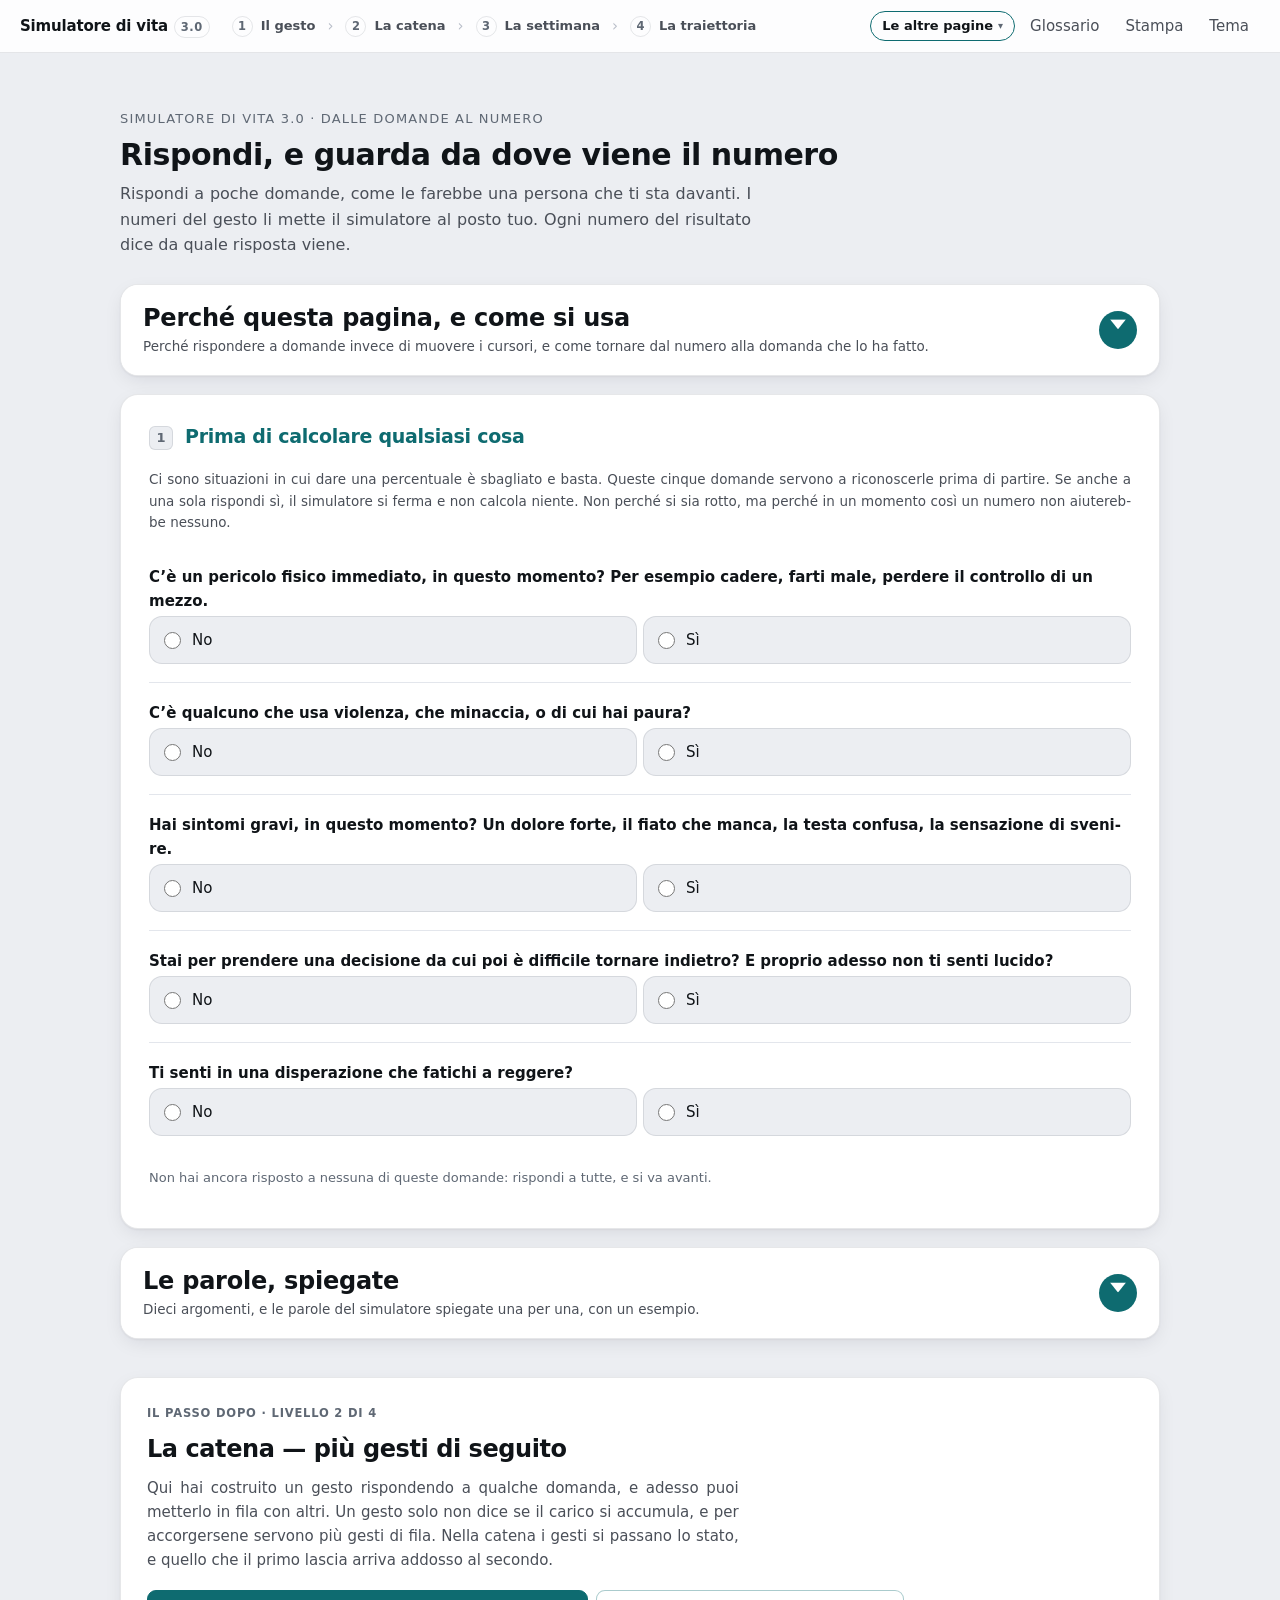
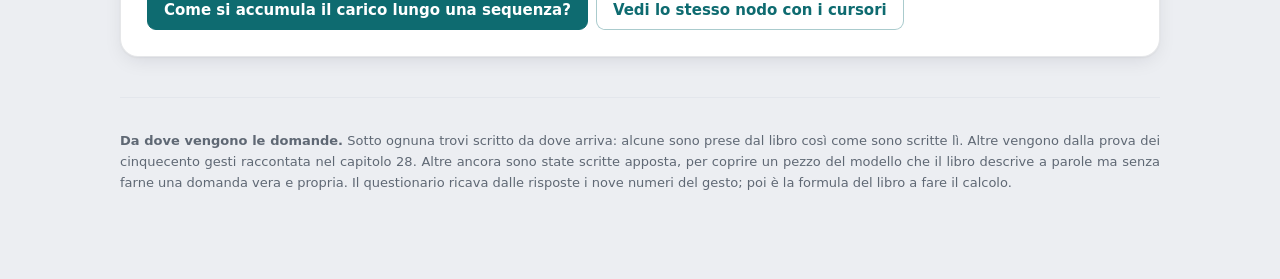
<file: QUESTIONARIO.html>
<!DOCTYPE html>
<html lang="it" data-tema="chiaro">
<head>
<meta charset="utf-8">
<meta name="viewport" content="width=device-width, initial-scale=1">
<title>Il questionario — Simulatore di vita 3.0</title>
<link rel="stylesheet" href="app/stile/stile.css?v=2026-09-17">
<link rel="manifest" href="manifest.webmanifest">
<meta name="theme-color" content="#14556E">
<link rel="icon" href="app/icone/icona-192.png">
<link rel="apple-touch-icon" href="app/icone/icona-180.png">
<meta name="apple-mobile-web-app-capable" content="yes">
<meta name="apple-mobile-web-app-title" content="Simulatore">
</head>
<body>
<div class="contenitore" style="position:relative">

  <div class="strumenti-alto no-stampa">
    <button id="stampa" title="Stampa questa pagina">Stampa</button>
    <button class="commutatore" id="tema">Tema scuro</button>
  </div>

  <header class="testata">
    <p class="occhiello">Simulatore di vita 3.0 · dalle domande al numero</p>
    <h1>Rispondi, e guarda da dove viene il numero</h1>
    <p class="sottotitolo">
      Rispondi a poche domande, come le farebbe una persona che ti sta davanti. I numeri del
      gesto li mette il simulatore al posto tuo.
      Ogni numero del risultato dice da quale risposta viene.
    </p>
  </header>

  <!-- ====================== PERCHÉ QUESTA PAGINA, E COME SI USA ====================== -->
  <section class="riquadro no-stampa" data-apribile data-anteprima="Perché rispondere a domande invece di muovere i cursori, e come tornare dal numero alla domanda che lo ha fatto.">
    <h2>Perché questa pagina, e come si usa</h2>
    <p>
      Nelle altre pagine i cursori li muovi tu. Qui invece rispondi a qualche domanda,
      come le farebbe una persona che ti sta davanti, e i numeri li mette il simulatore al
      posto tuo. Si parla sempre di un «gesto» solo, con un inizio e una fine che si
      riconoscono: bere un bicchiere d’acqua, non «fare la spesa». È l’unità più piccola che
      questo modello sappia calcolare, e il libro la chiama <span data-parola="nodo">nodo</span>.
    </p>
    <p>
      Ogni numero del risultato dice da quale risposta viene. Se un valore cambia, sai
      sempre quale domanda lo ha fatto cambiare. E puoi sempre rifare la strada al
      contrario, dal numero fino alla domanda che lo ha prodotto.
    </p>
  </section>

  <!-- ============ 1 · IL CANCELLO ============ -->
  <section class="riquadro no-stampa">
    <h2>1 · Prima di calcolare qualsiasi cosa</h2>
    <p class="intro-tecnica">
      Ci sono situazioni in cui dare una percentuale è sbagliato e basta. Queste cinque
      domande servono a riconoscerle prima di partire. Se anche a una sola rispondi sì, il
      simulatore si ferma e non calcola niente. Non perché si sia rotto, ma perché in un
      momento così un numero non aiuterebbe nessuno.
    </p>
    <div id="sicurezza"></div>
    <div id="esitoSicurezza"></div>
  </section>

  <!-- ============ 2 · LA SCENA ============ -->
  <section class="riquadro no-stampa" id="bloccoScena" hidden>
    <h2>2 · Il gesto, e quanto è facile in sé</h2>
    <p class="intro-tecnica">
      Scrivi in una frase il gesto che stai per fare, con quello che gli sta intorno, come la
      diresti a voce. Il simulatore la usa per capire di che cosa si tratta e per scegliere
      le domande giuste.
    </p>
    <label class="etichetta-campo" for="descrizione">
      Che cosa stai per fare
    </label>
    <input class="campo-lungo" id="descrizione" type="text" value="Uscire di casa in orario per un appuntamento">
    <p class="nota" style="margin-top:14px">
      Il punto di partenza <strong>P0</strong> lo scegli tu, qui sotto, e non lo decidono le
      domande. Il motivo è che P0 non parla di come stai oggi: parla del gesto in sé e di
      quello che sai fare di solito. Dice quanto quel gesto è alla tua portata <em>in un
      giorno normale</em>, senza niente di particolare a favore o contro. Le domande che
      seguono, invece, descrivono la giornata di oggi, non il compito.
    </p>
    <p class="nota">
      Qui sotto trovi <strong>otto esempi già pronti</strong>, presi dai calcoli del libro:
      uno per ogni tipo di gesto, dal più facile al più difficile.
      Non devi calcolare niente: scegli l’esempio che somiglia di più a quello che stai per
      fare, e il punto di partenza è deciso. Il numero grande è la probabilità di riuscire in
      un giorno normale, su cento; sotto c’è la pagina del libro dove quel calcolo è spiegato.
    </p>
    <div class="scelta-livello" id="scalaP0" style="margin-top:10px"></div>

    <div id="famiglie" style="margin-top:20px"></div>
  </section>

  <!-- ============ 3 · IL LIVELLO ============ -->
  <section class="riquadro no-stampa" id="bloccoLivello" hidden>
    <h2>3 · Quante domande vuoi che ti faccia</h2>
    <p class="intro-tecnica">
      Fare più domande non vuol dire ottenere più precisione. Vuol dire soltanto guardare
      la scena da più lati. Per bere un bicchiere d’acqua bastano sei domande, e anzi
      avanzano. Per una giornata di lavoro, figli e pratiche arretrate, sei sarebbero poche.
    </p>
    <div class="scelta-livello" id="livelli"></div>
  </section>

  <!-- ============ 4 · LE DOMANDE ============ -->
  <section class="riquadro no-stampa" id="bloccoDomande" hidden>
    <h2>4 · Le domande</h2>
    <p class="nota senza-sopra">
      <span id="contaRisposte"></span>
      <span class="avanzamento" style="display:block;max-width:320px"><i id="barraAvanzamento" style="width:0"></i></span>
    </p>
    <button type="button" class="sfoglia-tutti secondario" id="tutteInFilaDomande">Tutte in fila</button>
    <div id="selezione"></div>
    <div id="domande"></div>
    <div class="barra-azioni">
      <button class="primario" id="calcola">Calcola dalle mie risposte</button>
      <button id="azzera">Ricomincia</button>
      <span class="nota senza-margini" id="statoCalcolo"></span>
    </div>
  </section>

  <!-- ============ 5 · IL RISULTATO ============ -->
  <section class="riquadro" id="bloccoRisultato" hidden>
    <h2>5 · Il risultato</h2>

    <div class="esito-principale">
      <div>
        <div class="numero-eroe" id="numeroPn">—</div>
        <div class="eroe-etichetta" id="notaPn"></div>
      </div>
      <div><span class="pillola" id="pillolaFiducia"></span></div>
    </div>

    <div class="scala" id="scala" role="img" aria-label="La parte piena è la probabilità di riuscita"></div>
    <div class="scala-assi"><span>0</span><span>25</span><span>50</span><span>75</span><span>100</span></div>

    <div class="avviso" id="avvisoRisoluzione" hidden></div>

    <h3 style="font-size:13px;letter-spacing:.06em;text-transform:uppercase;color:var(--inchiostro-3);
               margin:28px 0 12px;font-weight:600">Che cosa aiuta e che cosa ostacola</h3>
    <div class="riga-contributo riga-base" id="basePartenza"></div>
    <div class="contributi" id="contributi"></div>
    <div class="riga-contributo riga-somma" id="sommaSpostamenti"></div>

    <div class="livelli" style="margin-top:26px">
      <details class="livello" open>
        <summary><span class="grado">1</span> Quale risposta ha spostato che cosa</summary>
        <div class="corpo" id="traccia"></div>
      </details>
      <details class="livello">
        <summary><span class="grado">2</span> Perché le risposte non si sommano e basta</summary>
        <div class="corpo" id="aggregazioni"></div>
      </details>
      <details class="livello">
        <summary><span class="grado">3</span> I numeri del gesto, in forma tecnica</summary>
        <div class="corpo" id="nodoTecnico"></div>
      </details>
    </div>

    <div class="barra-azioni">
      <button class="primario" id="tira">Tira il dado e vedi com’è andata</button>
      <span class="campo-seme">
        <label for="seme">seme</label>
        <input id="seme" type="number" value="424242">
      </span>
      <span class="nota senza-margini">Il «seme» è il numero da cui parte il dado. Con lo
        stesso seme esce lo stesso tiro, e la prova si può rifare identica quando
        vuoi.</span>
    </div>
    <div id="esitoTiro"></div>
    <div id="racconto" class="racconto"></div>
  </section>
  <!-- ====================== LE PAROLE ====================== -->
  <section class="riquadro" data-apribile data-anteprima="Dieci argomenti, e le parole del simulatore spiegate una per una, con un esempio.">
    <h2>Le parole, spiegate</h2>
    <p class="intro-tecnica">
      Ogni parola che il simulatore usa vuol dire una cosa precisa. Qui ci sono tutte,
      raccolte in dieci argomenti, e scegli tu quello che ti serve.
    </p>
    <div data-glossario></div>
  </section>


  <footer class="piede">
    <p><strong>Da dove vengono le domande.</strong> Sotto ognuna trovi scritto da dove arriva:
      alcune sono prese dal libro così come sono scritte lì. Altre vengono dalla prova dei
      cinquecento gesti raccontata nel capitolo 28. Altre ancora sono state scritte apposta,
      per coprire un pezzo del modello che il libro descrive a parole ma senza farne una
      domanda vera e propria. Il questionario ricava dalle risposte i nove numeri del gesto; poi è la formula del libro a fare il calcolo.</p>
  </footer>
</div>



<script src="app/dati/calibrazione.js"></script>
<script src="app/motore/lingua.js"></script>
<script src="app/motore/casuale-mt.js"></script>
<script src="app/motore/nucleo.js"></script>
<script src="app/motore/stato.js"></script>
<script src="app/motore/racconto.js"></script>
<script src="app/interfaccia/racconto-vista.js"></script>
<script src="app/dati/questionario.js"></script>
<script src="app/dati/famiglie.js"></script>
<script src="app/dati/condizioni-ambientali.js"></script>
<script src="app/motore/selezione.js"></script>
<script src="app/motore/composizione.js"></script>
<script src="app/dati/percorso.js"></script>
<script src="app/interfaccia/percorso-vista.js"></script>
<script src="app/dati/spiegazioni.js"></script>
<script src="app/interfaccia/glossario.js"></script>
<script src="app/dati/formule.js"></script>
<script src="app/interfaccia/formule-vista.js"></script>
<!-- schermate.js prima di questionario-ui.js: quest'ultimo monta i passi delle
     domande gia' al primo disegno, appena caricato, e a quel momento
     window.Schermate deve gia' esserci. -->
<script src="app/interfaccia/schermate.js"></script>
<script src="app/interfaccia/questionario-ui.js"></script>
<script src="app/interfaccia/attesa.js"></script>
<script src="app/dati/sillabazione-it.js"></script>
<script src="app/interfaccia/sillaba.js"></script>
<script src="app/interfaccia/installa.js"></script>
</body>
</html>
</file>
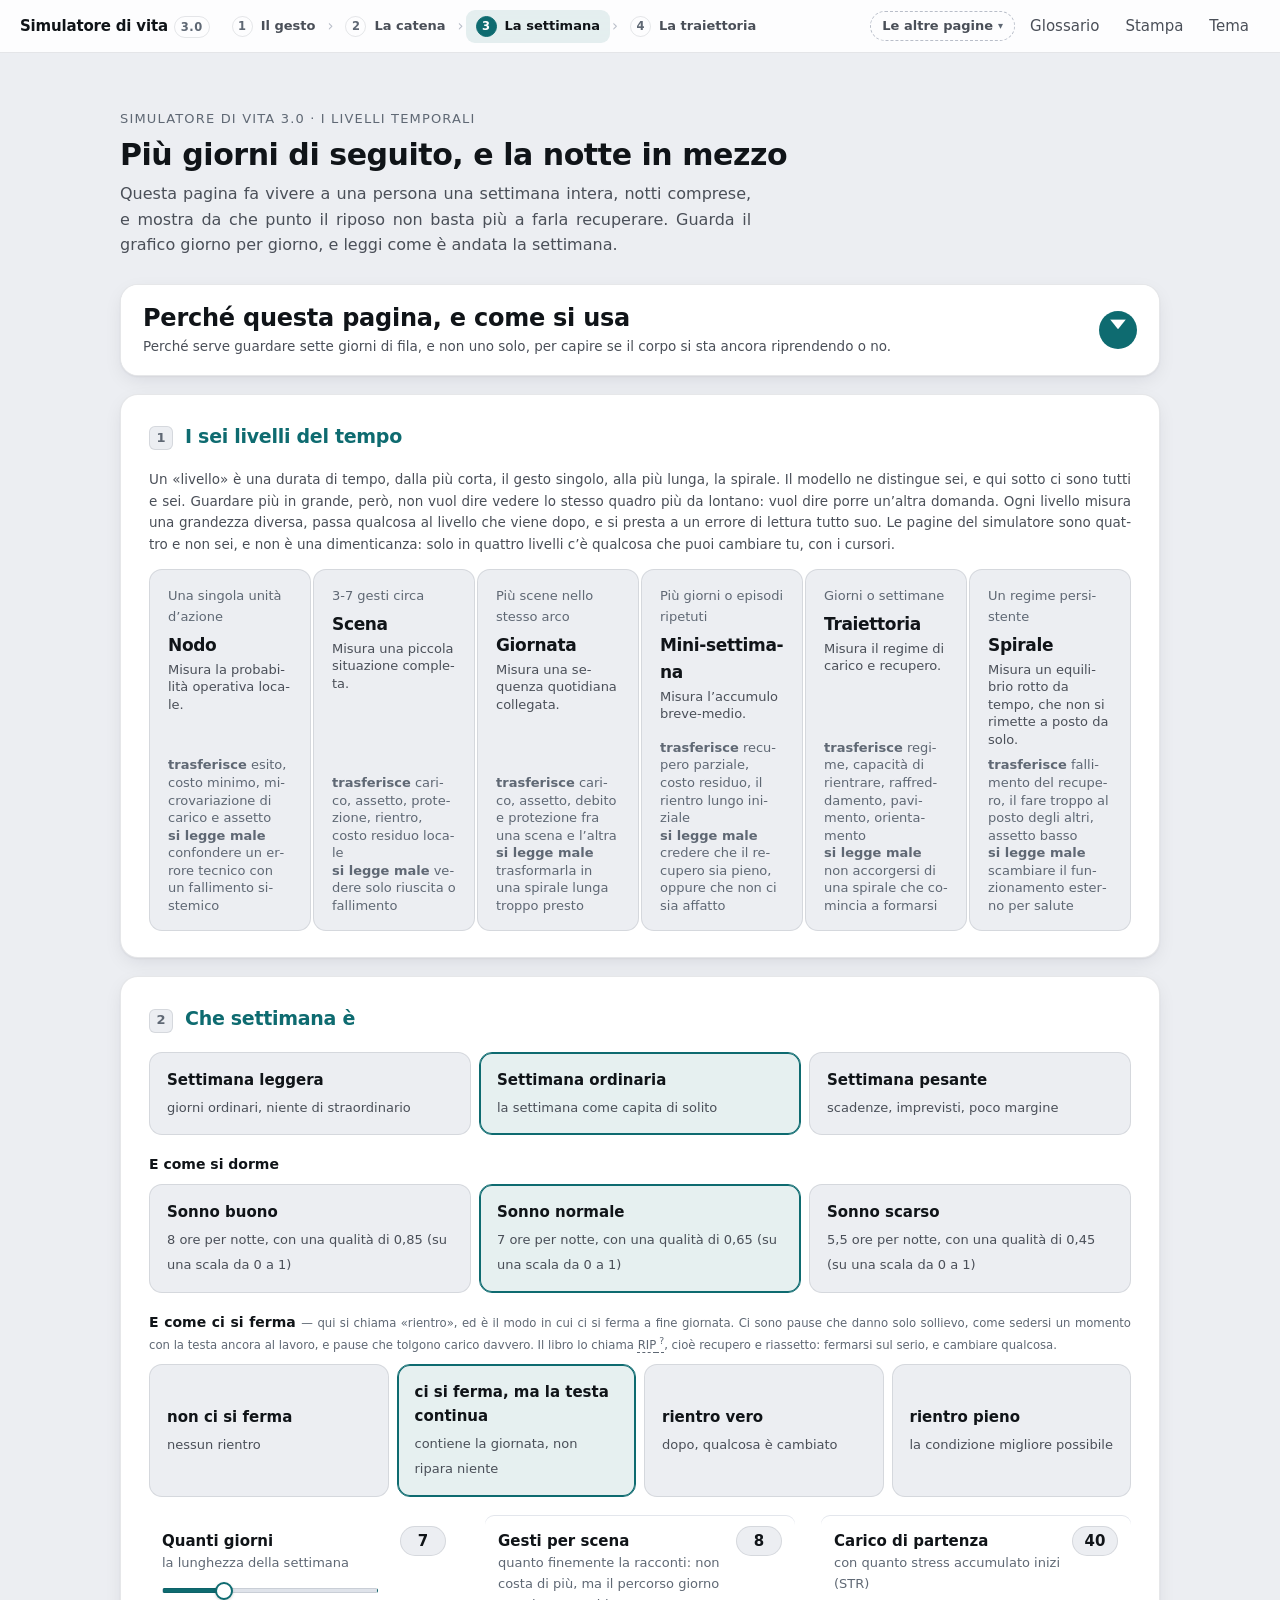
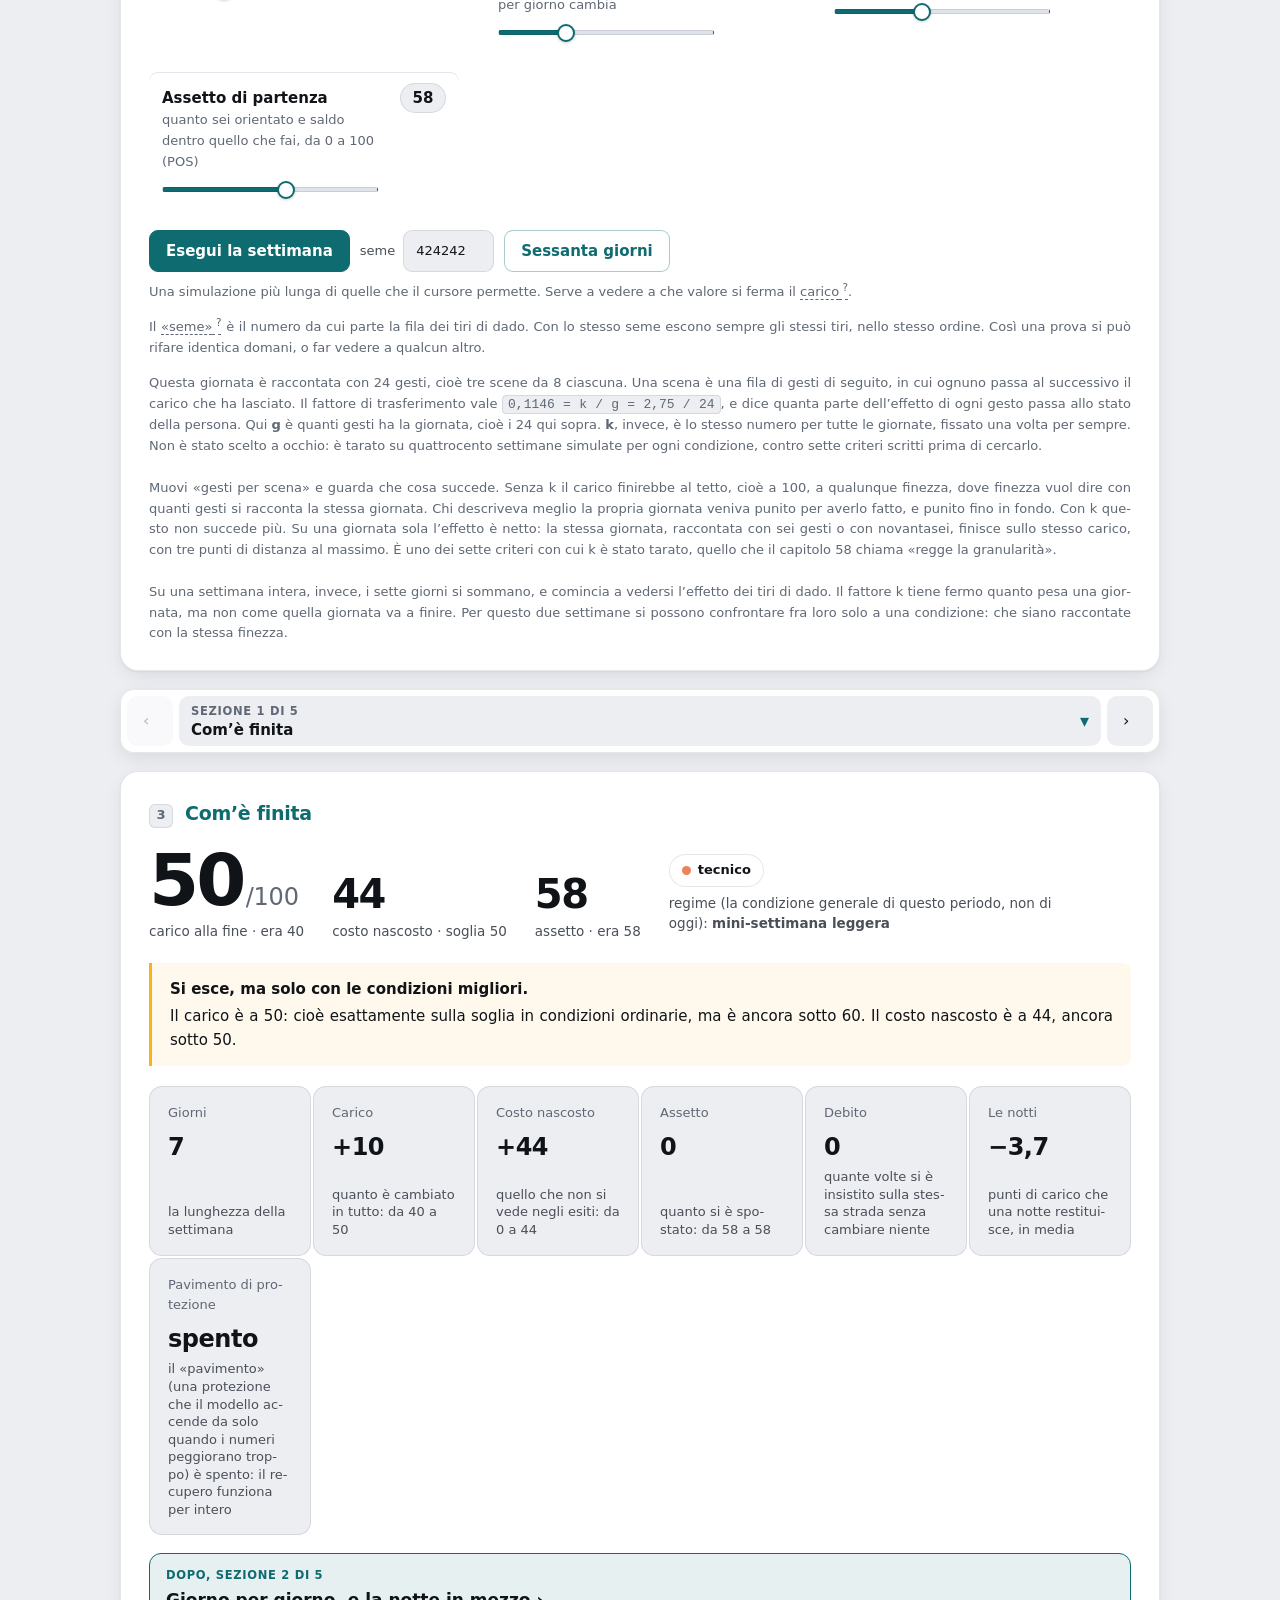
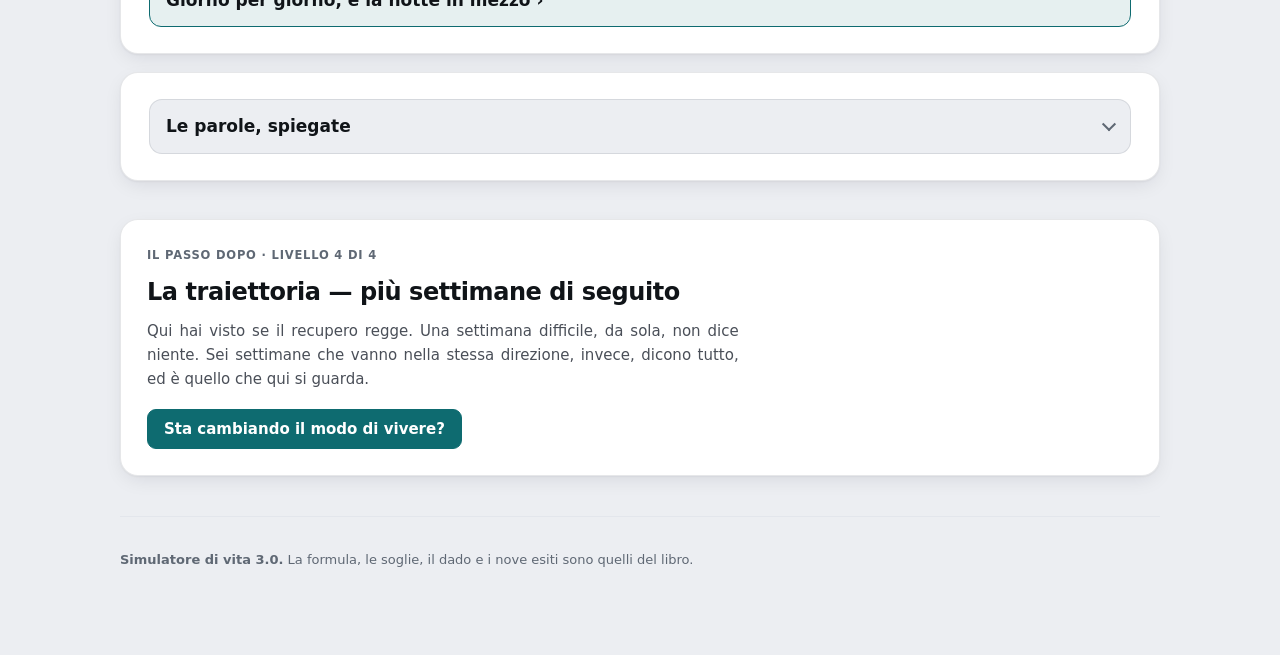
<file: SETTIMANA.html>
<!DOCTYPE html>
<html lang="it" data-tema="chiaro">
<head>
<meta charset="utf-8">
<meta name="viewport" content="width=device-width, initial-scale=1">
<title>La settimana e il punto di non ritorno — Simulatore 3.0</title>
<link rel="stylesheet" href="app/stile/stile.css?v=2026-09-17">
<link rel="manifest" href="manifest.webmanifest">
<meta name="theme-color" content="#14556E">
<link rel="icon" href="app/icone/icona-192.png">
<link rel="apple-touch-icon" href="app/icone/icona-180.png">
<meta name="apple-mobile-web-app-capable" content="yes">
<meta name="apple-mobile-web-app-title" content="Simulatore">
</head>
<body>
<div class="contenitore" style="position:relative">

  <div class="strumenti-alto no-stampa">
    <button id="stampa" title="Stampa questa pagina">Stampa</button>
    <button class="commutatore" id="tema">Tema scuro</button>
  </div>

  <header class="testata">
    <p class="occhiello">Simulatore di vita 3.0 · i livelli temporali</p>
    <h1>Più giorni di seguito, e la notte in mezzo</h1>
    <p class="sottotitolo">
      Questa pagina fa vivere a una persona una settimana intera, notti comprese, e mostra
      da che punto il riposo non basta più a farla recuperare. Guarda il grafico giorno per
      giorno, e leggi come è andata la settimana.
    </p>
  </header>

  <section class="riquadro no-stampa" data-apribile data-anteprima="Perché serve guardare sette giorni di fila, e non uno solo, per capire se il corpo si sta ancora riprendendo o no.">
    <h2>Perché questa pagina, e come si usa</h2>
    <p class="sottotitolo">
      Immagina di guardare la stessa persona da tre distanze. Da vicino vedi un «gesto»:
      un’azione sola, con un inizio e una fine riconoscibili, e la domanda è se riesce.
      Un passo indietro, e vedi una giornata intera: la domanda diventa quanto è costata.
      Un altro passo, e vedi una settimana. Qui la domanda cambia natura. Non è più se le
      cose riescono, e nemmeno quanto costano. È <b>se il «recupero» sta ancora
      funzionando</b>: se le notti e le pause restituiscono davvero quello che dovrebbero
      restituire.
    </p>
    <p class="sottotitolo">
      Ed è la settimana a far vedere dove sta il punto oltre il quale il recupero smette
      di funzionare. Uno se lo aspetterebbe sul «carico», perché è il numero che tutti
      guardano. Il carico è la pressione accumulata, quella che ci si porta dietro dai
      giorni prima. Invece quel punto si legge su un’altra grandezza, che negli «esiti», cioè nei nove modi in cui un gesto può finire, non compare nemmeno. Questa pagina la chiama
      <b data-parola="costo_nascosto">«costo nascosto»</b>: il prezzo di un gesto che da
      fuori sembra riuscito. È un prezzo che non si vede subito, ma dopo, quando arriva il
      gesto successivo.
    </p>
  </section>

  <!-- ============ 1 · I SEI LIVELLI ============ -->
  <section class="riquadro">
    <h2>1 · I sei livelli del tempo</h2>
    <p class="intro-tecnica">
      Un «livello» è una durata di tempo, dalla più corta, il gesto singolo, alla più lunga,
      la spirale. Il modello ne distingue sei, e qui sotto ci sono tutti e sei. Guardare più
      in grande, però, non vuol dire vedere lo stesso quadro più da lontano: vuol dire porre
      un’altra domanda. Ogni livello misura una grandezza diversa, passa qualcosa al livello
      che viene dopo, e si presta a un errore di lettura tutto suo. Le pagine del simulatore sono quattro e non sei, e non è una dimenticanza: solo in
      quattro livelli c’è qualcosa che puoi cambiare tu, con i cursori.
    </p>
    <div id="livelli"></div>
  </section>

  <!-- ============ 2 · COSTRUISCI LA SETTIMANA ============ -->
  <section class="riquadro no-stampa">
    <h2>2 · Che settimana è</h2>

    <div class="scelta-livello" id="durezze" style="margin-bottom:18px"></div>

    <p style="font-size:14px;font-weight:550;margin:0 0 8px">E come si dorme</p>
    <div class="scelta-livello" id="sonni" style="margin-bottom:18px"></div>

    <p style="font-size:14px;font-weight:550;margin:0 0 8px">E come ci si ferma
      <small style="font-weight:400;color:var(--inchiostro-3)">— qui si chiama «rientro»,
      ed è il modo in cui ci si ferma a fine giornata. Ci sono pause che danno solo sollievo, come sedersi un momento con la testa ancora al lavoro, e pause che tolgono carico davvero. Il libro lo chiama <span data-parola="rip">RIP</span>, cioè
      recupero e riassetto: fermarsi sul serio, e cambiare qualcosa.</small></p>
    <div class="scelta-livello" id="rientri" style="margin-bottom:18px"></div>

    <div class="griglia-cursori" id="cursoriSettimana"></div>

    <div class="barra-azioni">
      <button class="primario" id="esegui">Esegui la settimana</button>
      <span class="campo-seme">
        <label for="seme">seme</label>
        <input id="seme" type="number" value="424242">
      </span>
      <button id="sessanta">Sessanta giorni</button>
      <span class="nota senza-margini">Una simulazione più lunga di quelle che il cursore permette.
        Serve a vedere a che valore si ferma il <span data-parola="carico">carico</span>.</span>
    </div>
    <p class="nota">Il <span data-parola="seme">«seme»</span> è il numero da cui parte la
      fila dei tiri di dado. Con lo stesso seme escono sempre gli stessi tiri, nello stesso
      ordine. Così una prova si può rifare identica domani, o far vedere a qualcun
      altro.</p>
    <p class="nota" id="notaK"></p>
  </section>

  <!-- ============ 3 · IL RISULTATO ============ -->
  <section class="riquadro" data-scheda id="bloccoEsito" hidden>
    <h2>3 · Com’è finita</h2>
    <div id="esito"></div>
  </section>

  <!-- ============ 4 · GIORNO PER GIORNO ============ -->
  <section class="riquadro" data-scheda id="bloccoGiorni" hidden>
    <h2>4 · Giorno per giorno, e la notte in mezzo</h2>
    <p class="intro-tecnica">
      Ogni barra è il carico alla fine di un giorno. Il tratto verde che le sta sopra è
      quello che la notte ha restituito. La linea gialla è il costo nascosto, e sta nello
      stesso grafico apposta. Le due grandezze vanno guardate insieme, perché possono
      muoversi in direzioni opposte. Capita che il carico resti fermo per giorni, mentre
      il costo nascosto sale piano. E nessuna barra lo fa vedere.
    </p>
    <p class="intro-tecnica">
      Le due righe rosse tratteggiate sono le soglie misurate al punto 6. Una «soglia» è
      un valore oltre il quale le cose cambiano di colpo, non un po’ alla volta: come il
      bordo di un gradino, non come una discesa. Per il carico la soglia sta a 50 quando
      le giornate sono ordinarie, e sale a 60 quando tutto aiuta. Il costo nascosto ha
      una soglia sua, che vale 50 comunque vadano le cose. Si può superare una soglia
      senza l’altra. E passarne una non dice niente su quanto si è vicini all’altra.
    </p>
    <div id="grafico"></div>
  </section>

  <!-- ============ 5 · IL RACCONTO ============ -->
  <section class="riquadro" data-scheda id="bloccoRacconto" hidden>
    <h2>5 · Il racconto della settimana</h2>
    <div id="racconto"></div>
  </section>

  <!-- ============ 6 · LE DUE SOGLIE ============ -->
  <section class="riquadro" data-scheda>
    <h2>6 · Il punto di non ritorno — due soglie, non una</h2>
    <p class="intro-tecnica">
      Il punto di non ritorno è l’affermazione più impegnativa che questo modello possa
      fare. Dice che esiste una soglia, un valore preciso di carico o di costo nascosto,
      oltre la quale non si esce più, qualunque cosa si faccia dopo. Non è un’opinione: è
      una misura, e si fa così. Si prende una persona con un certo carico e un certo costo
      nascosto addosso. Le si danno le condizioni migliori che il modello conosca, per
      quaranta giorni di fila, e si guarda se ne viene fuori. Poi si ricomincia con un
      carico un po’ più alto. E poi ancora, casella per casella. Nella tabella il verde
      vuol dire che ne esce quasi sempre; il rosso, che non ne esce mai.
    </p>
    <div id="grigliaMigliore"></div>
    <div id="grigliaMedia"></div>
    <div id="spiegaNonRitorno"></div>
    <div class="barra-azioni">
      <button id="rifai">Rifai la misura adesso</button>
      <span class="nota senza-margini">si fa qui, in qualche secondo</span>
    </div>
    <div id="misuraLive"></div>
  </section>

  <!-- ============ 7 · CHE COSA FA USCIRE ============ -->
  <section class="riquadro" data-scheda>
    <h2>7 · Quando ci si è già dentro: che cosa serve per uscirne?</h2>
    <p class="intro-tecnica">
      La domanda di prima era quella dello studioso, che guarda da fuori e chiede da quale
      carico di partenza non si torna. Questa è la domanda di chi legge, e la fa da dentro:
      «ci sono già dentro, adesso che cosa mi serve?». Per rispondere si lasciano passare
      alcuni giorni ordinari, senza un rientro vero, come succede quando si tira avanti.
      Poi si cambia <b>una cosa sola</b>, e la si tiene ferma per quaranta giorni, per
      vedere se basta.
    </p>
    <div id="uscita"></div>
    <p class="nota">
      Il libro, al capitolo 15, chiede a un rientro vero una cosa sola: che abbia «modificato
      il rischio, il costo o l’orientamento del nodo successivo», cioè del gesto che viene
      dopo. La misura qui sopra aggiunge quello che il libro non dice, e cioè <em>quando</em>. Ed è per questo che la domanda
      utile non è «a che punto sono», ma «da quanto tempo va avanti così».
    </p>
  </section>
  <!-- ====================== LE PAROLE ====================== -->
  <section class="riquadro">
    <details>
      <summary class="riepilogo">
        Le parole, spiegate
      </summary>
      <p class="intro-tecnica">
        Le parole del simulatore hanno un significato preciso. Qui sotto ci sono quelle
        che hanno una voce scritta. Le altre sono spiegate nel punto della pagina in cui
        compaiono.
      </p>
      <div data-glossario></div>
    </details>
  </section>



  <footer class="piede">
    <p><strong>Simulatore di vita 3.0.</strong> La formula, le soglie, il dado e i nove esiti
      sono quelli del libro.</p>
  </footer>

</div>



<script src="app/dati/calibrazione.js"></script>
<script src="app/motore/lingua.js"></script>
<script src="app/motore/casuale-mt.js"></script>
<script src="app/motore/nucleo.js"></script>
<script src="app/motore/stato.js"></script>
<script src="app/motore/microsemantica.js"></script>
<script src="app/motore/tempo.js"></script>
<script src="app/motore/settimana-tipo.js"></script>
<script src="app/motore/analisi.js"></script>
<script src="app/motore/racconto.js"></script>
<script src="app/interfaccia/racconto-vista.js"></script>
<script src="app/dati/percorso.js"></script>
<script src="app/interfaccia/percorso-vista.js"></script>
<script src="app/dati/spiegazioni.js"></script>
<script src="app/interfaccia/glossario.js"></script>
<script src="app/interfaccia/settimana.js"></script>
<script src="app/interfaccia/schermate.js"></script>
<script src="app/interfaccia/attesa.js"></script>
<script src="app/dati/sillabazione-it.js"></script>
<script src="app/interfaccia/sillaba.js"></script>
<script src="app/interfaccia/installa.js"></script>
</body>
</html>
</file>
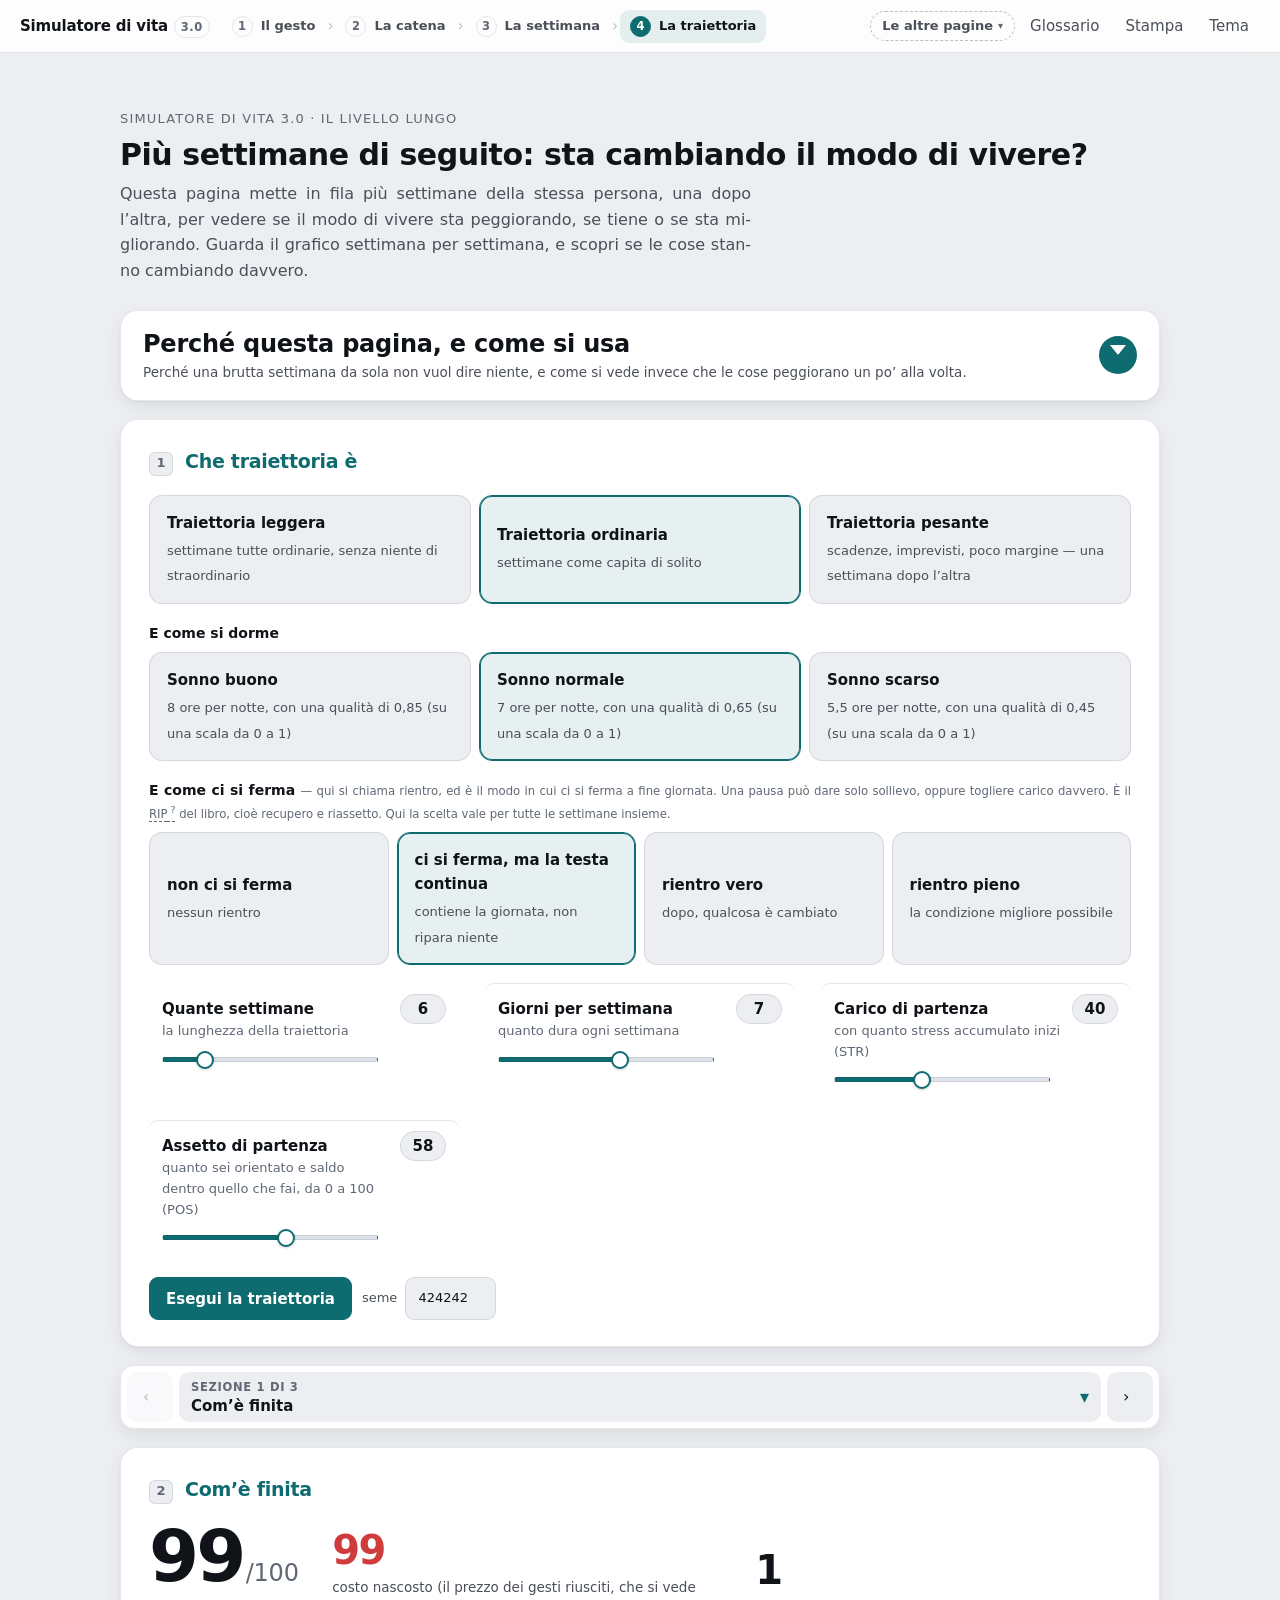
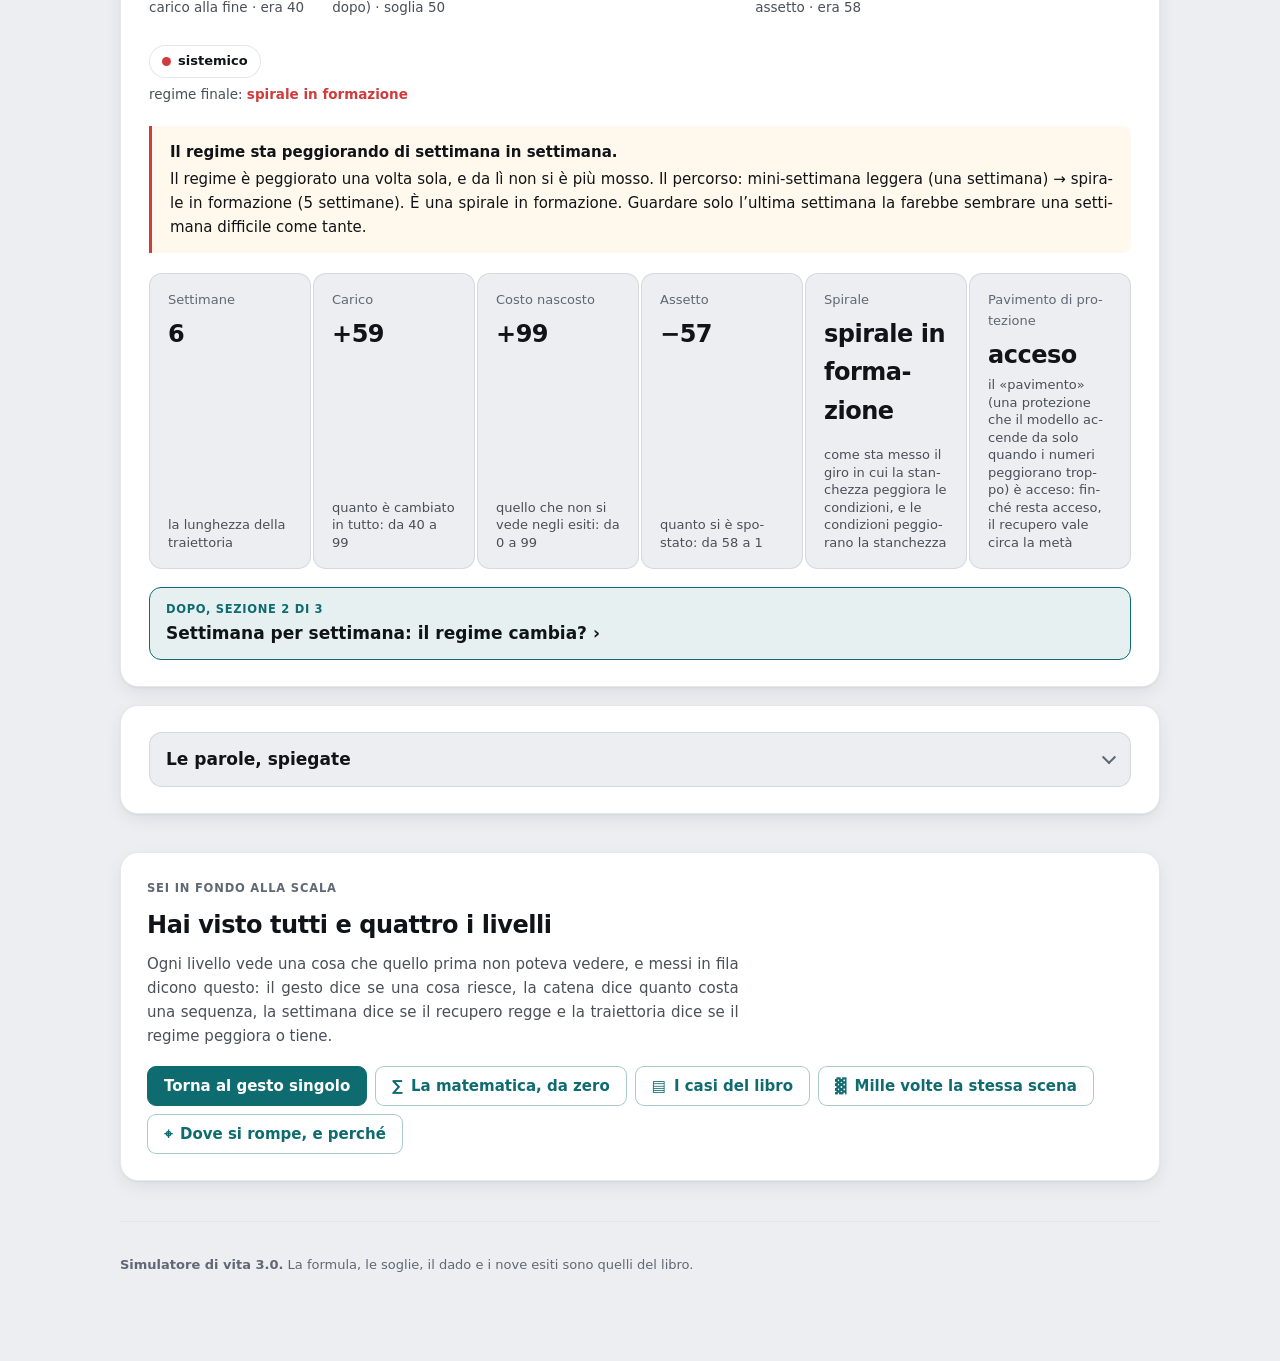
<file: TRAIETTORIA.html>
<!DOCTYPE html>
<html lang="it" data-tema="chiaro">
<head>
<meta charset="utf-8">
<meta name="viewport" content="width=device-width, initial-scale=1">
<title>La traiettoria — Simulatore 3.0</title>
<link rel="stylesheet" href="app/stile/stile.css?v=2026-09-17">
<link rel="manifest" href="manifest.webmanifest">
<meta name="theme-color" content="#14556E">
<link rel="icon" href="app/icone/icona-192.png">
<link rel="apple-touch-icon" href="app/icone/icona-180.png">
<meta name="apple-mobile-web-app-capable" content="yes">
<meta name="apple-mobile-web-app-title" content="Simulatore">
</head>
<body>
<div class="contenitore" style="position:relative">

  <div class="strumenti-alto no-stampa">
    <button id="stampa" title="Stampa questa pagina">Stampa</button>
    <button class="commutatore" id="tema">Tema scuro</button>
  </div>

  <header class="testata">
    <p class="occhiello">Simulatore di vita 3.0 · il livello lungo</p>
    <h1>Più settimane di seguito: sta cambiando il modo di vivere?</h1>
    <p class="sottotitolo">
      Questa pagina mette in fila più settimane della stessa persona, una dopo l’altra, per
      vedere se il modo di vivere sta peggiorando, se tiene o se sta migliorando. Guarda il
      grafico settimana per settimana, e scopri se le cose stanno cambiando davvero.
    </p>
  </header>

  <section class="riquadro no-stampa" data-apribile data-anteprima="Perché una brutta settimana da sola non vuol dire niente, e come si vede invece che le cose peggiorano un po’ alla volta.">
    <h2>Perché questa pagina, e come si usa</h2>
    <p class="sottotitolo">
      Prova a pensare a una settimana andata male. Da sola dice poco: capita a tutti. Ma
      se anche quella prima era andata male, e quella prima ancora, la settimana smette di
      essere un episodio e diventa un segno. La pagina della settimana dice com’è andata
      quella settimana lì. La traiettoria pone un’altra domanda. Non guarda il
      <span data-parola="carico">«carico»</span> di oggi, cioè la pressione che ci si porta
      dietro dai giorni prima. Guarda il <b data-parola="regime">«regime»</b>, che è il modo
      in cui si vive in questo periodo, e chiede se sta peggiorando, se tiene, o se sta
      migliorando.
    </p>
    <p class="sottotitolo">
      Il libro dice che qui c’è un errore tipico, ed è
      <b>ignorare una <span data-parola="spirale">«spirale»</span> che si sta formando</b>.
      Una spirale è una serie di settimane che peggiorano un po’ alla volta. Ogni
      settimana andata peggio rende più dura quella dopo. L’errore sta nel guardare
      soltanto l’ultima settimana, come se fosse la prima. Quelle prima dicevano già
      qualcosa, e nessuno le ha ascoltate.
    </p>
  </section>

  <!-- ============ 1 · COSTRUISCI LA TRAIETTORIA ============ -->
  <section class="riquadro no-stampa">
    <h2>1 · Che traiettoria è</h2>

    <div class="scelta-livello" id="durezze" style="margin-bottom:18px"></div>

    <p style="font-size:14px;font-weight:550;margin:0 0 8px">E come si dorme</p>
    <div class="scelta-livello" id="sonni" style="margin-bottom:18px"></div>

    <p style="font-size:14px;font-weight:550;margin:0 0 8px">E come ci si ferma
      <small style="font-weight:400;color:var(--inchiostro-3)">— qui si chiama rientro,
      ed è il modo in cui ci si ferma a fine giornata. Una pausa può dare solo sollievo,
      oppure togliere carico davvero. È il <span data-parola="rip">RIP</span> del libro,
      cioè recupero e riassetto. Qui la scelta vale per tutte le settimane
      insieme.</small></p>
    <div class="scelta-livello" id="rientri" style="margin-bottom:18px"></div>

    <div class="griglia-cursori" id="cursoriTraiettoria"></div>

    <div class="barra-azioni">
      <button class="primario" id="esegui">Esegui la traiettoria</button>
      <span class="campo-seme">
        <label for="seme">seme</label>
        <input id="seme" type="number" value="424242">
      </span>
    </div>
  </section>

  <!-- ============ 2 · IL RISULTATO ============ -->
  <section class="riquadro" data-scheda id="bloccoEsito" hidden>
    <h2>2 · Com’è finita</h2>
    <div id="esito"></div>
  </section>

  <!-- ============ 3 · SETTIMANA PER SETTIMANA ============ -->
  <section class="riquadro" data-scheda id="bloccoSettimane" hidden>
    <h2>3 · Settimana per settimana: il regime cambia?</h2>
    <p class="intro-tecnica">
      Ogni barra è il carico alla fine di quella settimana. La linea verde è l’«assetto»,
      cioè quanto si è ancora orientati e saldi dentro quello che si fa. Si legge al
      contrario delle barre, perché sale quando si sta meglio. Ed è proprio questo il
      confronto che va fatto. Prendi una traiettoria in cui il carico tiene, ma l’assetto
      scende settimana dopo settimana. È peggio di una in cui il carico cresce un poco, ma
      cresce anche l’assetto. Nella prima la persona regge il peso, ma sta perdendo il filo.
      Nella seconda si stanca, ma sa ancora dove sta andando.
    </p>
    <p class="intro-tecnica">
      Le righe rosse tratteggiate sono le due «soglie» del livello settimana, a 50 e a 60.
      Sono i valori di carico oltre i quali, nella pagina della settimana, non si esce
      più: 50 in condizioni ordinarie, 60 con le migliori. Sotto il grafico trovi il nome
      del regime, settimana per settimana. È quel nome a dirti se sei davanti a una
      <b>spirale in formazione</b>. Il colore della barra, da solo, non basta: una barra
      può restare sotto le due righe rosse mentre il regime sta già cambiando.
    </p>
    <div id="grafico"></div>
    <div id="regimi"></div>
  </section>

  <!-- ============ 4 · IL RACCONTO ============ -->
  <section class="riquadro" data-scheda id="bloccoRacconto" hidden>
    <h2>4 · Il racconto della traiettoria</h2>
    <div id="racconto"></div>
  </section>
  <!-- ====================== LE PAROLE ====================== -->
  <section class="riquadro">
    <details>
      <summary class="riepilogo">
        Le parole, spiegate
      </summary>
      <p class="intro-tecnica">
        Le parole del simulatore hanno un significato preciso. Qui sotto ci sono quelle
        che hanno una voce scritta. Le altre sono spiegate nel punto della pagina in cui
        compaiono.
      </p>
      <div data-glossario></div>
    </details>
  </section>



  <footer class="piede">
    <p><strong>Simulatore di vita 3.0.</strong> La formula, le soglie, il dado e i nove esiti
      sono quelli del libro.</p>
  </footer>

</div>



<script src="app/dati/calibrazione.js"></script>
<script src="app/motore/lingua.js"></script>
<script src="app/motore/casuale-mt.js"></script>
<script src="app/motore/nucleo.js"></script>
<script src="app/motore/stato.js"></script>
<script src="app/motore/microsemantica.js"></script>
<script src="app/motore/tempo.js"></script>
<script src="app/motore/settimana-tipo.js"></script>
<script src="app/motore/analisi.js"></script>
<script src="app/motore/racconto.js"></script>
<script src="app/interfaccia/racconto-vista.js"></script>
<script src="app/dati/percorso.js"></script>
<script src="app/interfaccia/percorso-vista.js"></script>
<script src="app/dati/spiegazioni.js"></script>
<script src="app/interfaccia/glossario.js"></script>
<script src="app/interfaccia/traiettoria.js"></script>
<script src="app/interfaccia/schermate.js"></script>
<script src="app/interfaccia/attesa.js"></script>
<script src="app/dati/sillabazione-it.js"></script>
<script src="app/interfaccia/sillaba.js"></script>
<script src="app/interfaccia/installa.js"></script>
</body>
</html>
</file>
<file: app/stile/stile.css>
/* =============================================================================
   SIMULATORE 3.0 — Foglio di stile
   Funziona da file:// — nessun font esterno, nessuna risorsa remota.
   ========================================================================== */

:root {
  color-scheme: light;
  /* PROFONDITA'. Prima --piano e --superficie differivano di tre unita'
     su 255: niente si staccava da niente, e la pagina sembrava un foglio
     invece di un'applicazione. Adesso --piano e' il FONDO su cui le
     schede si appoggiano, e --superficie e' la scheda. Gli incavi dentro
     una scheda usano il fondo, ed e' giusto: e' il piano che si rivede. */
  --piano:          #eceef2;
  --superficie:     #ffffff;
  --inchiostro:     #101418;
  --inchiostro-2:   #4a4f58;
  /* AUDIT 19/8 sera: #898781 dava 3.4-3.5:1 contro --piano/--superficie,
     sotto la soglia 4.5:1 per testo piccolo (11-13px, didascalie e note) —
     il caso più critico per lettori anziani. #6a6864 tiene la stessa tonalità
     calda (R>G>B) e sale a 5.27-5.42:1, in linea col tema scuro (4.85-5.41:1,
     lasciato invariato più sotto: contro sfondi scuri è già calibrato bene). */
  /* freddo come il fondo nuovo, e con un contrasto un filo migliore di
     prima: 4.86 sul fondo e 5.65 sulla scheda (era 4.79/5.56). */
  --inchiostro-3:   #5f6874;
  --griglia:        #e3e6ec;
  --linea-base:     #b9bec9;
  --bordo:          rgba(16,24,40,0.10);
  --aiuta:          #2a78d6;   /* diverging: polo freddo  */
  --ostacola:       #d03b3b;   /* diverging: polo caldo   */
  --neutro:         #dfe3ea;   /* midpoint del diverging  */
  --buono:          #0ca30c;
  --attenzione:     #fab219;
  /* L'INCHIOSTRO CHE SI LEGGE SULL'AMBRA.
     --attenzione e' un giallo chiaro: il bianco sopra da' 1,8 contro 1,
     cioe' quasi niente. Le targhette delle soglie nei grafici lo usavano —
     «il recupero comincia a non bastare», «ripetizione pesante» — ed erano
     scritte in bianco su giallo, illeggibili in tutti e due i temi.
     Questo bruno scurissimo era gia' in uso, scritto a mano, dentro
     «.manca-n»: qui diventa un nome, e vale ovunque serva scrivere
     sull'ambra. Non si ridefinisce al buio perche' --attenzione non cambia
     al buio: la coppia resta la stessa. */
  --su-attenzione:  #2a1d00;
  --serio:          #ec835a;
  --critico:        #d03b3b;
  /* UNA SCALA TIPOGRAFICA, invece di una misura scelta ogni volta.
     I passi crescono di circa un quarto: 12,5 · 13,5 · 15 · 17 · 19 · 24 ·
     30 · 44. Il carattere resta quello di sistema — dal libro, capitolo 48:
     niente risorse dalla rete — ma usato con intenzione invece che ai
     valori predefiniti. */
  --t-micro: 11.5px; --t-piccolo: 13px; --t-nota: 13.5px;
  --t-corpo: 15px;   --t-medio: 17px;   --t-titolo: 19px;
  --t-grande: 24px;  --t-display: 30px; --t-eroe: clamp(52px, 8vw, 72px);
  /* la pagina di lettura (IL-MODELLO) ha una scala sua, da libro */
  --t-lettura: 18px; --t-lettura-sotto: 19px; --t-lettura-h2: 27px; --t-lettura-li: 17px;
  --corpo: 16px;
  --raggio: 13px;

  /* L'AZIONE HA UN COLORE SUO.
     --aiuta e --ostacola dicono che cosa fa un valore alla probabilita':
     sono significato, e il libro li usa cosi'. Il bottone principale usava
     --aiuta, e quindi «premi qui» e «questo aggiunge probabilita'» erano
     dello stesso colore. Un'ardesia profonda non e' ne' l'uno ne' l'altro:
     legge come comando, e lascia il blu al suo mestiere. */
  /* L'accento dell'azione e' un petrolio: le sei tinte del significato
     sono gia' blu, rosso, verde, ambra e arancio, e un comando non deve
     avere il colore di nessuna di quelle. */
  --azione:         #0e6b70;
  --azione-viva:    #12838a;
  --azione-tenue:   rgba(14,107,112,0.10);
  --su-azione:      #ffffff;

  /* scala di spaziatura: prima ogni riquadro sceglieva i propri numeri */
  --s1: 4px; --s2: 8px; --s3: 12px; --s4: 18px; --s5: 26px; --s6: 38px; --s7: 56px;
  /* la pila di caratteri del sistema, che era scritta a mano dentro body:
     serve anche alla lettura lunga, dove il testo va in tondo con le grazie
     ma le etichette e i numeri restano in bastone come nel resto del pacchetto */
  --carattere: system-ui, -apple-system, BlinkMacSystemFont, "Segoe UI", Roboto,
               "Helvetica Neue", Arial, sans-serif;
  --raggio-s: 9px; --raggio-l: 18px;
  --ombra: 0 1px 2px rgba(16,24,40,.05), 0 6px 20px -4px rgba(16,24,40,.10);
  --ombra-alta: 0 2px 4px rgba(16,24,40,.06), 0 14px 32px -8px rgba(16,24,40,.16);
}

@media (prefers-color-scheme: dark) {
  :root:where(:not([data-tema="chiaro"])) {
    color-scheme: dark;
    --piano: #0b0d11; --superficie: #181b22;
    --inchiostro: #ffffff; --inchiostro-2: #c2c8d2; --inchiostro-3: #8b93a1;
    --griglia: #262a33; --linea-base: #39404d; --bordo: rgba(255,255,255,0.11);
    --aiuta: #3987e5; --ostacola: #e66767; --neutro: #2b3039;
  --critico: #e66767; /* come --ostacola: al buio il rosso pieno non si legge */
    /* su fondo scuro un'ardesia profonda sparirebbe: si alza e si schiarisce */
    --azione: #4fc3c9; --azione-viva: #6fd4d9;
    --azione-tenue: rgba(79,195,201,0.16); --su-azione: #06181a;
    --ombra: 0 1px 2px rgba(0,0,0,.5), 0 6px 20px -4px rgba(0,0,0,.45);
    --ombra-alta: 0 2px 4px rgba(0,0,0,.5), 0 14px 32px -8px rgba(0,0,0,.6);
  }
}
:root[data-tema="scuro"] {
  color-scheme: dark;
  --piano: #0b0d11; --superficie: #181b22;
  --inchiostro: #ffffff; --inchiostro-2: #c2c8d2; --inchiostro-3: #8b93a1;
  --griglia: #262a33; --linea-base: #39404d; --bordo: rgba(255,255,255,0.11);
  --aiuta: #3987e5; --ostacola: #e66767; --neutro: #2b3039;
  --critico: #e66767; /* come --ostacola: al buio il rosso pieno non si legge */
    /* su fondo scuro un'ardesia profonda sparirebbe: si alza e si schiarisce */
    --azione: #4fc3c9; --azione-viva: #6fd4d9;
    --azione-tenue: rgba(79,195,201,0.16); --su-azione: #06181a;
    --ombra: 0 1px 2px rgba(0,0,0,.5), 0 6px 20px -4px rgba(0,0,0,.45);
    --ombra-alta: 0 2px 4px rgba(0,0,0,.5), 0 14px 32px -8px rgba(0,0,0,.6);
}

* { box-sizing: border-box; }

html { -webkit-text-size-adjust: 100%; }
@media (prefers-reduced-motion: no-preference) { html { scroll-behavior: smooth; } }

body {
  margin: 0;
  background: var(--piano);
  color: var(--inchiostro);
  font: var(--corpo)/1.6 var(--carattere);
}

/* L'audit aveva rilevato 0 regole :focus su 754 selettori. Qui c'è.
   Il colore e' quello dell'azione: il fuoco e' interazione, non significato. */
:focus-visible {
  outline: 2px solid var(--azione);
  outline-offset: 2px;
  border-radius: 4px;
}

.contenitore { max-width: 1080px; margin: 0 auto; padding: 24px 20px 72px; }

/* IL TESTO CHE CORRE E' GIUSTIFICATO, E SILLABATO (17/09/2026).
   Igor: «il testo perfettamente allineato e formattato, come fosse un'app».
   Il giustificato da solo, su una colonna stretta, apre buchi bianchi fra le
   parole; con la sillabazione automatica (lang="it" e' dichiarato su ogni
   pagina) le righe si chiudono a filo su tutti e due i lati, come in un
   libro. L'ultima riga resta a sinistra. Vale per i paragrafi e le voci di
   elenco; titoli, etichette, bottoni, tabelle e note brevissime restano a
   bandiera, perche' su due parole il giustificato non ha senso. */
.contenitore :is(p, li, dd, blockquote, figcaption, .imbocco-nota, .nota, .glossa, .glossa-dettaglio,
  .carta-livello span, .passo-perche, .racconto-sintesi, .sottotitolo, .avviso, .riquadro-attenzione,
  .figura-conto, .figura-nota, .lettura-nota, .caso-lettura, .wiki-breve, .glossa-esempio, summary + div),
.contenitore-lettura :is(p, li, dd, blockquote, figcaption),
.testo-lettura p, .racconto p, .racconto div, .glossa p, .glossa-dettaglio p,
.strada-t small, .due-strade small, .imbocco-nota {
  text-align: justify; text-align-last: left;
  hyphens: auto; -webkit-hyphens: auto;
  hyphenate-limit-chars: 6 3 3;
}
/* dove il giustificato stona: righe corte, etichette accanto a un numero, legende, tabelle */
.passo-etichetta, .occhiello, .voce-legenda, .cursore .nome, .cursore label, .opzione,
.gradino-testo, .voce-testo b, .legenda, .formula-fonte, .riga-contributo, .tassello, .verifica,
.app-barra, .wiki-tasto, li.indice-voce, .indice-lettura, .ancore, table, td, th, .chiusura,
.semaforo, .cifra, button, .bottone, label, .imbocco-eti, .imbocco strong, .gruppo-titolo,
.barra-azioni, .passo-scelte, .commutatore, .scelta-livello, .carta-livello b, .wiki-indice {
  text-align: left; text-align-last: auto; hyphens: manual; -webkit-hyphens: manual;
}
.contenitore table p, .contenitore .app-barra p { text-align: left; hyphens: manual; -webkit-hyphens: manual; }
h1, h2, h3, h4, .occhiello, .gruppo-titolo, .passo-etichetta, .sezione-t { hyphens: none; -webkit-hyphens: none; text-align: left; }

header.testata { padding: 32px 0 8px; }
.occhiello {
  font-size: var(--t-piccolo); letter-spacing: .09em; text-transform: uppercase;
  color: var(--inchiostro-3); margin: 0 0 6px;
}
h1 { font-size: var(--t-display); line-height: 1.25; margin: 0 0 8px; font-weight: 650; letter-spacing: -.015em; }
.sottotitolo { color: var(--inchiostro-2); margin: 0; max-width: 62ch; }

/* LE SCHEDE. Erano riquadri piatti su un fondo dello stesso colore: si
   distinguevano solo per un bordo da un pixel. Adesso sono superfici
   sollevate su un fondo piu' profondo, ed e' quello che fa sembrare la
   pagina un'applicazione invece di un foglio. */
.riquadro {
  background: var(--superficie);
  border: 1px solid var(--bordo);
  border-radius: var(--raggio-l);
  box-shadow: var(--ombra);
  padding: 26px 28px;
  margin: 18px 0;
}
@media (max-width: 680px) { .riquadro { padding: 20px 18px; border-radius: var(--raggio); } }
/* Erano 13 px in maiuscoletto grigio: l'ossatura della pagina, e non si
   vedeva. Per capire a che punto si era bisognava leggerli uno per uno.
   (La regola e' questa e non una nuova classe: «.riquadro > h2» pesa piu'
   di «.titolo-sezione», e aggiungerne una accanto avrebbe solo prodotto due
   regole che litigano — con la vecchia che vince.) */
.riquadro > h2 {
  display: flex; align-items: baseline; gap: var(--s3);
  font-size: var(--t-titolo); font-weight: 640; letter-spacing: -.015em;
  text-transform: none; color: var(--inchiostro);
  margin: 0 0 var(--s4); text-wrap: balance;
}

/* ---------- Cursori ---------- */
.griglia-cursori { display: grid; grid-template-columns: repeat(auto-fit, minmax(17em, 1fr)); gap: 18px 26px; }
/* sotto i 640 px due colonne di cursori diventano due colonne di etichette
   spezzate: una sola colonna, con la pista larga tutto lo schermo */
@media (max-width: 640px) { .griglia-cursori { grid-template-columns: minmax(0, 1fr); } }
.cursore label { display: flex; justify-content: space-between; align-items: baseline; gap: 10px; margin-bottom: 6px; }
.cursore .nome { font-size: var(--t-corpo); font-weight: 550; }
.cursore .nome small { display: block; font-weight: 400; color: var(--inchiostro-3); font-size: var(--t-piccolo); letter-spacing: 0; }
.cursore .valore {
  font-variant-numeric: tabular-nums; font-size: var(--t-corpo); font-weight: 650;
  text-align: center; min-width: 46px; display: inline-block;
  background: var(--piano); border: 1px solid var(--bordo);
  border-radius: 999px; padding: 2px 11px;
}
input[type=range] { width: 100%; accent-color: var(--aiuta); margin: 0; }

/* ---------- Numero principale ---------- */
.esito-principale { display: flex; flex-wrap: wrap; align-items: flex-end; gap: 28px; margin-bottom: 22px; }
/* IL NUMERO E' IL CUORE DELLA PAGINA: tutto quello che si muove sopra
   serve a farlo cambiare. Adesso e' grande quanto merita, e cresce con lo
   schermo invece di restare a una misura fissa. */
.numero-eroe {
  font-size: var(--t-eroe); line-height: .92; font-weight: 700;
  letter-spacing: -.038em; font-variant-numeric: tabular-nums;
  display: flex; align-items: baseline; gap: 2px;
}
.numero-eroe .unita {
  font-size: var(--t-grande); color: var(--inchiostro-3); font-weight: 500;
  letter-spacing: -.01em;
}
.eroe-etichetta {
  font-size: var(--t-nota); color: var(--inchiostro-2); margin-top: 8px;
  max-width: 46ch; line-height: 1.5;
}

/* ---------- Barra di probabilità 0–100 ---------- */
/* LA SCALA E' LA VISUALIZZAZIONE PRINCIPALE dell'applicazione: dice in un
   colpo d'occhio quanto e' probabile e dove e' caduto il dado. Era una
   barra grigia alta 18 px con un trattino nero sopra.
   Adesso: pista alta, tutta arrotondata, il pieno con una sfumatura, e il
   dado su un perno con la sua targhetta. */
.scala { position: relative; height: 62px; margin: 14px 0 8px; }
.scala .fondo {
  position: absolute; inset: 24px 0 auto 0; height: 26px;
  background: var(--neutro); border-radius: 999px;
  box-shadow: inset 0 1px 2px rgba(16,24,40,.10);
}
.scala .riempita {
  position: absolute; top: 24px; left: 0; height: 26px; border-radius: 999px;
  background: linear-gradient(100deg, var(--azione), var(--azione-viva));
  box-shadow: 0 1px 3px color-mix(in srgb, var(--azione) 45%, transparent);
  transition: width .28s cubic-bezier(.4,0,.2,1);
}
/* il dado: un perno sottile con la testa tonda, cosi' si vede anche
   quando cade dentro la parte piena */
.scala .marcatore {
  position: absolute; top: 18px; width: 3px; height: 38px;
  background: var(--inchiostro); border-radius: 999px;
  box-shadow: 0 0 0 3px var(--superficie);
  transition: left .28s cubic-bezier(.4,0,.2,1);
}
.scala .marcatore::after {
  content: ''; position: absolute; left: 50%; top: -5px;
  width: 11px; height: 11px; margin-left: -5.5px;
  border-radius: 50%; background: var(--inchiostro);
  box-shadow: 0 0 0 3px var(--superficie);
}
.scala .etichetta-marcatore {
  position: absolute; top: -4px; transform: translateX(-50%);
  font-size: var(--t-micro); font-weight: 650; white-space: nowrap;
  font-variant-numeric: tabular-nums;
  background: var(--inchiostro); color: var(--superficie);
  padding: 3px 9px; border-radius: 999px;
  transition: left .28s cubic-bezier(.4,0,.2,1);
}
.scala-assi {
  display: flex; justify-content: space-between;
  font-size: var(--t-micro); color: var(--inchiostro-3);
  font-variant-numeric: tabular-nums; padding: 0 2px;
}

/* ---------- Barre diverging dei contributi ---------- */
.contributi { display: grid; gap: 2px; }              /* 2px di superficie fra le barre */
.riga-contributo {
  display: grid; grid-template-columns: 190px 1fr 66px; align-items: center; gap: 12px;
  padding: 3px 0; border-radius: 6px;
}
@media (hover: hover) and (pointer: fine) { .riga-contributo:hover { background: color-mix(in srgb, var(--inchiostro) 4%, transparent); } }
.riga-contributo .etichetta { font-size: var(--t-piccolo); color: var(--inchiostro-2); }
.riga-contributo .etichetta b { color: var(--inchiostro); font-weight: 600; }
.pista { position: relative; height: 20px; }
.pista .zero { z-index: 1; }
.pista .zero { position: absolute; top: -2px; bottom: -2px; width: 1px; background: var(--linea-base); }
/* le barre di «che cosa aiuta e che cosa ostacola»: arrotondate, con una
   sfumatura leggera, e si allungano invece di comparire di colpo */
.pista .barra {
  position: absolute; top: 2px; height: 16px; border-radius: 999px;
  transition: width .22s cubic-bezier(.4,0,.2,1), left .22s cubic-bezier(.4,0,.2,1);
}
.pista .barra.piu  { background: linear-gradient(90deg, color-mix(in srgb, var(--aiuta) 78%, transparent), var(--aiuta)); }
.pista .barra.meno { background: linear-gradient(270deg, color-mix(in srgb, var(--ostacola) 78%, transparent), var(--ostacola)); }
.riga-contributo .cifra { font-size: var(--t-piccolo); font-weight: 650; text-align: right; font-variant-numeric: tabular-nums; }

.riga-base, .riga-somma { padding: 7px 0; }
.riga-base { border-bottom: 1px solid var(--griglia); margin-bottom: 6px; }
.riga-somma { border-top: 1px solid var(--linea-base); margin-top: 6px; }
.riga-base .cifra, .riga-somma .cifra { font-size: var(--t-corpo); }
.pista-base { font-size: var(--t-piccolo); color: var(--inchiostro-3); }
.riga-base:hover, .riga-somma:hover { background: none; }

/* ---------- Etichetta di esito ---------- */
.pillola {
  display: inline-flex; align-items: center; gap: 7px;
  padding: 5px 12px; border-radius: 999px; font-size: var(--t-piccolo); font-weight: 600;
  border: 1px solid var(--bordo); background: var(--superficie);
}
.pillola .punto { width: 9px; height: 9px; border-radius: 50%; flex: none; }
.pillola .glifo { font-weight: 700; }

/* ---------- Tre livelli di lettura ---------- */
.livelli { display: grid; gap: 2px; margin-top: 4px; }
details.livello { background: var(--piano); border: 1px solid var(--bordo); border-radius: var(--raggio); }
details.livello + details.livello { margin-top: 10px; }
details.livello > summary {
  cursor: pointer; padding: 14px 18px; font-weight: 600; font-size: var(--t-corpo);
  display: flex; align-items: center; gap: 10px; list-style: none; border-radius: var(--raggio);
}
details.livello > summary::-webkit-details-marker { display: none; }
details.livello > summary .grado {
  width: 22px; height: 22px; border-radius: 50%; background: var(--neutro); color: var(--inchiostro-2);
  display: grid; place-items: center; font-size: var(--t-piccolo); font-weight: 700; flex: none;
}
details.livello[open] > summary .grado { background: var(--aiuta); color: #fff; }
details.livello .corpo { padding: 0 18px 18px 50px; color: var(--inchiostro-2); font-size: var(--t-corpo); }
details.livello .corpo p:first-child { margin-top: 0; }
details.livello .corpo strong { color: var(--inchiostro); }

.formula-testo {
  font-family: ui-monospace, SFMono-Regular, Menlo, Consolas, monospace;
  font-size: var(--t-piccolo); background: var(--piano); border: 1px solid var(--bordo);
  padding: 12px 14px; border-radius: 8px; overflow-x: auto; color: var(--inchiostro);
}

/* ---------- Pulsanti ---------- */
.barra-azioni { display: flex; flex-wrap: wrap; gap: 10px; align-items: stretch; margin-top: 18px; }
.barra-azioni > label, .barra-azioni > span, .barra-azioni > .seme, .barra-azioni > .nota { align-self: center; }
/* =============================================================================
   I BOTTONI, CON GLI STATI CHE MANCAVANO
   Prima c'era una regola sola e un hover. Niente :active, niente :disabled,
   niente :focus-visible — chi si muove con la tastiera non vedeva dove
   fosse. E il bottone principale usava --aiuta, che in questo simulatore
   significa «aggiunge probabilita'»: comando e significato dello stesso
   colore. Adesso l'azione ha --azione, che non vuol dire nient'altro.
   ========================================================================== */
button, .bottone {
  font: inherit; font-size: var(--t-corpo); font-weight: 550; line-height: 1.2;
  display: inline-flex; align-items: center; gap: var(--s2);
  padding: 10px 16px; border-radius: var(--raggio-s); cursor: pointer;
  border: 1px solid var(--bordo); background: var(--superficie); color: var(--inchiostro);
  text-decoration: none; white-space: nowrap;
  transition: background-color .13s ease, border-color .13s ease,
              color .13s ease, transform .06s ease;
}
/* il colore «al passaggio» solo dove c'e' un mouse: sul telefono l'effetto
   resta appiccicato dopo il tocco, e un bottone pieno diventava grigio su
   bianco (Igor, 17/09, il tasto dell'indice) */
@media (hover: hover) and (pointer: fine) {
  button:hover, .bottone:hover { border-color: var(--inchiostro-3); background: var(--piano); }
}
button:active, .bottone:active { transform: translateY(1px); }
button:focus-visible, .bottone:focus-visible,
[data-parola]:focus-visible, a:focus-visible, summary:focus-visible,
input:focus-visible, select:focus-visible {
  outline: 2px solid var(--azione); outline-offset: 2px; border-radius: var(--raggio-s);
}
button:disabled, button[aria-disabled="true"] {
  opacity: .45; cursor: not-allowed; transform: none;
}
button:disabled:hover { border-color: var(--bordo); background: var(--superficie); }

button.primario, .bottone.primario {
  background: var(--azione); border-color: var(--azione); color: var(--su-azione);
  font-weight: 600;
}
button.primario:hover, .bottone.primario:hover {
  background: var(--azione-viva); border-color: var(--azione-viva);
}
button.fantasma {
  background: transparent; border-color: transparent; color: var(--inchiostro-2);
  padding: 7px 10px; font-weight: 500;
}
button.fantasma:hover { background: var(--azione-tenue); color: var(--inchiostro); border-color: transparent; }

@media (prefers-reduced-motion: reduce) {
  button, .bottone { transition: none; }
  button:active, .bottone:active { transform: none; }
}

/* IL CAMBIO DI TEMA NON DEVE ESSERE UNA TRANSIZIONE.
   Trovato misurando: con «transition: background-color» sui bottoni, al
   cambio di tema il bottone principale restava del colore vecchio. Il
   valore viene da una variabile (var(--azione)), e la transizione partiva
   da quella vecchia senza arrivare alla nuova: in tema scuro il bottone
   restava ardesia chiara, per sempre, finche' non si ricaricava la pagina.

   Le transizioni servono all'interazione — passare il mouse, premere — non
   al cambio di tema, che deve essere immediato. Si spengono per un istante
   mentre si cambia, e si riaccendono subito dopo. */
.cambio-tema, .cambio-tema *, .cambio-tema *::before, .cambio-tema *::after {
  transition: none !important;
}
.campo-seme { display: inline-flex; align-items: center; gap: 8px; font-size: var(--t-piccolo); color: var(--inchiostro-2); }
.campo-seme input {
  font: inherit; font-size: var(--t-corpo); width: 11ch; padding: 8px 10px; border-radius: 8px;
  border: 1px solid var(--bordo); background: var(--superficie); color: var(--inchiostro);
  font-variant-numeric: tabular-nums;
}

/* ---------- Tabella dati (alternativa non visiva ai grafici) ---------- */
table.dati {
  width: 100%; font-size: var(--t-piccolo); margin-top: 4px;
  background: var(--piano); border: 1px solid var(--bordo);
  border-radius: var(--raggio);
  border-collapse: separate; border-spacing: 0; overflow: hidden;
}
/* il padding delle celle sta piu' sotto, in un posto solo (era scritto anche qui, e non valeva mai) */
table.dati th, table.dati td { text-align: left; }
table.dati th { color: var(--inchiostro-3); font-weight: 600; font-size: var(--t-piccolo); text-transform: uppercase; letter-spacing: .05em; }
table.dati td.num { text-align: right; font-variant-numeric: tabular-nums; font-weight: 550; }
/* anche le tabelle senza la classe «dati» (quelle della lettura lunga): stesse regole */
table td.num, table th.num { text-align: right; font-variant-numeric: tabular-nums; white-space: nowrap; }
table th, table td { vertical-align: top; }
/* L'INTESTAZIONE STA SOPRA LA SUA COLONNA.
   «text-align: right» era solo sulle celle. In ogni tabella con una colonna
   di numeri il titolo restava appoggiato a sinistra e le cifre a destra, e i
   due non si incolonnavano: misurate dodici intestazioni cosi' in tutto il
   pacchetto — «valore» e «sposta» sulla pagina della formula, «toglie» nelle
   due tabelle a gradini, «prima», «Δ», «dopo» nella figura dello stato,
   «Pn» nell'elenco dei casi. La classe che marca una colonna di numeri e'
   la stessa: deve valere anche per la sua testa.
   Le cifre a larghezza fissa servono anche qui, perche' un'intestazione puo'
   essere un numero (l'anno, la settimana); il peso invece resta quello delle
   altre intestazioni, che sono maiuscoletto e non dati. */
table.dati th.num { text-align: right; font-variant-numeric: tabular-nums; }
/* Un numero non va mai a capo in mezzo alle cifre: se la colonna e' stretta
   si accorcia la colonna, non il numero. */
table.dati td.num, table.dati th.num { white-space: nowrap; }

/* «MENO DI 1» E' UN VALORE, NON UNA CIFRA.
   Su LA-SCENA la colonna «ne passa» scrive «meno di 1» quando il
   trasferimento c'e' ma non arriva a un punto intero. E' una frase in mezzo
   a una colonna di numeri: va scritta piu' piccola e piu' chiara, se no
   sembra un numero lungo e sfonda la colonna che si e' appena finito di
   incolonnare. Resta a destra come le cifre, cosi' la colonna tiene. */
table.dati td.num .sotto-uno {
  font-size: 0.82em;
  font-weight: 400;
  font-variant-numeric: normal;
  color: var(--inchiostro-3);
  cursor: help;
}

/* ---------- Verifica di parità ---------- */
.verifica { display: grid; grid-template-columns: repeat(auto-fit, minmax(160px, 1fr)); gap: 2px; }
.tassello { display:flex; flex-direction:column; justify-content:space-between; min-height: 84px; background: var(--piano); border: 1px solid var(--bordo); border-radius: var(--raggio); padding: 16px 18px; }
.tassello .k { font-size: var(--t-piccolo); color: var(--inchiostro-3); margin-bottom: 4px; }
.tassello .v { font-size: var(--t-grande); font-weight: 660; font-variant-numeric: tabular-nums; letter-spacing: -.02em; }
.tassello .s { font-size: var(--t-piccolo); color: var(--inchiostro-2); margin-top: 2px; line-height: 1.35; }

.nota { font-size: var(--t-piccolo); color: var(--inchiostro-3); margin-top: 14px; }
.nota code { font-size: var(--t-piccolo); background: var(--piano); padding: 1px 5px; border-radius: 4px; border: 1px solid var(--bordo); }

.avviso {
  border-left: 3px solid var(--attenzione);
  background: color-mix(in srgb, var(--attenzione) 8%, var(--superficie));
  padding: 14px 18px; border-radius: 0 8px 8px 0; font-size: var(--t-corpo); margin: 20px 0;
}
.avviso strong { display: block; margin-bottom: 3px; }
/* l'avvertenza che accompagna le correlazioni: quattro cose separate, e
   separate devono restare, perche' si legga anche solo la terza */
.elenco-avvertenza { margin: 8px 0 0; padding-left: 20px; line-height: 1.62; }
.elenco-avvertenza li { margin-bottom: 7px; }
.elenco-avvertenza li:last-child { margin-bottom: 0; }

footer.piede { margin-top: 40px; padding-top: 20px; border-top: 1px solid var(--griglia); font-size: var(--t-piccolo); color: var(--inchiostro-3); }

/* AUDIT 19/8 sera: bottone "Stampa" aggiunto accanto al selettore di tema —
   il CSS di stampa era già curato ma nessun controllo visibile lo richiamava;
   Ctrl+P/Cmd+P non è scontato per un lettore non esperto. Stesso involucro
   posizionato, i due bottoni ora vivono dentro .strumenti-alto. */
/* I DUE BOTTONI NON SI VEDONO PIU' (17/09/2026). Stanno nella barra in
   alto (Stampa e Tema, o il menu sul telefono) da quando esiste la barra; lo
   script li nascondeva dopo averla costruita, e sul telefono, che e' lento,
   per un attimo comparivano in sovraimpressione e poi sparivano (Igor li
   ha visti). Ora sono nascosti dal foglio di stile, cioe' subito: restano
   nella pagina solo perche' la barra li aziona da li'. */
.strumenti-alto { display: none; }

@media (max-width: 680px) {
  .riga-contributo { grid-template-columns: 130px 1fr 52px; gap: 8px; }
  /* su schermo stretto il numero resta il protagonista: la clamp lo fa
     gia' scendere da sola con la larghezza, non serve schiacciarlo a 30 */
  .numero-eroe { font-size: clamp(44px, 13vw, 58px); }
  .contenitore { padding: 16px 14px 56px; }
}

@media print {
  /* Il racconto è la parte che si stampa: il resto è strumentazione.
     Chi stampa vuole portarsi via quello che il simulatore ha detto,
     non i cursori con cui l'ha detto. */
  :root {
    --piano: #fff; --superficie: #fff; --inchiostro: #000; --inchiostro-2: #333;
    --inchiostro-3: #666; --griglia: #ddd; --bordo: #ccc; --neutro: #f2f2f2;
  }
  body { background: #fff; color: #000; font-size: 11pt; }
  .contenitore { max-width: none; padding: 0; }

  /* via tutto ciò che serve solo a interagire */
  .no-stampa,
  .barra-azioni, .commutatore, .griglia-cursori, .scelta-livello,
  .avanzamento, #sicurezza, #esitoSicurezza, .opzioni, .riga-scala, .ancore,
  /* AUDIT 19/8 sera: mancava .bottone — i link di navigazione del gesto singolo
     (<a class="bottone">) restavano come riquadri inutili in cima al foglio
     perché questa regola escludeva l'elemento <button> ma non la classe
     usata sugli <a> stilizzati come bottoni. */
  #verifica, #mcTasselli, #mcEsiti, textarea, input, button, .bottone { display: none !important; }
  a[href]:after { content: ""; }

  /* i dettagli chiusi si aprono: su carta non si clicca */
  details { display: block; }
  details > summary { display: none; }
  details > *:not(summary) { display: block !important; }

  /* un riquadro può essere lungo una pagina intera: obbligarlo a stare
     tutto insieme lascerebbe pagine mezze bianche. Si tengono uniti solo
     i blocchi piccoli, dove spezzare sarebbe fastidioso. */
  .riquadro { border: 0; border-top: 1px solid #ccc; border-radius: 0;
    padding: 14pt 0 0; margin: 0 0 14pt; }
  .riquadro h2 { break-after: avoid; }
  .racconto-titolo, h3, h4 { break-after: avoid; }
  .riquadro h2 { font-size: 12pt; }
  h1 { font-size: 18pt; }

  /* il racconto non si spezza a metà di una sezione */
  .racconto-azione, ul.leve li, .racconto-registro { break-inside: avoid; }
  .racconto-sintesi { font-size: 13pt; }
  .racconto-azione { background: #f5f5f5 !important; border: 1px solid #bbb; }
  .avviso { background: #f7f7f7 !important; border-left: 3px solid #666; }

  /* le barre colorate non si vedono su una stampante in bianco e nero:
     la tabella equivalente sì, ed è già nel documento */
  .pista .barra { border: 1px solid #666; }
  .scala { border: 1px solid #999; }

  table.dati { font-size: 9.5pt; break-inside: avoid; }
  .piede { border-top: 1px solid #ccc; font-size: 9pt; }
}

/* ---------- Questionario ---------- */
.cancello { border-left: 3px solid var(--critico);
  background: color-mix(in srgb, var(--critico) 7%, var(--superficie));
  padding: 16px 20px; border-radius: 0 8px 8px 0; margin: 18px 0; }
.cancello h3 { margin: 0 0 10px; font-size: var(--t-corpo); }

.domanda { padding: 18px 0; border-bottom: 1px solid var(--griglia); }
.domanda:last-child { border-bottom: 0; }
.domanda .testo { font-size: var(--t-corpo); font-weight: 550; margin-bottom: 3px; }
.domanda .aiuto { font-size: var(--t-piccolo); color: var(--inchiostro-3); margin-bottom: 10px; }
.domanda .targa { display: inline-block; font-size: var(--t-micro); letter-spacing: .05em;
  text-transform: uppercase; color: var(--inchiostro-3); border: 1px solid var(--bordo);
  border-radius: 4px; padding: 1px 6px; margin-left: 8px; vertical-align: 2px; font-weight: 600; }

.opzioni { display: grid; gap: 6px; }
.opzione { display: grid; grid-template-columns: 18px 1fr auto; gap: 10px; align-items: center;
  padding: 11px 14px; border: 1px solid var(--bordo); border-radius: var(--raggio);
  background: var(--piano); cursor: pointer; font-size: var(--t-corpo); }
.opzione:hover { border-color: var(--linea-base); }
.opzione.scelta { border-color: var(--aiuta); background: color-mix(in srgb, var(--aiuta) 8%, var(--piano)); }
.opzione .eff { font-size: var(--t-piccolo); color: var(--inchiostro-3); font-variant-numeric: tabular-nums; text-align: right; }
.opzione input { margin: 0; }

.riga-scala { display: grid; grid-template-columns: 1fr 54px; gap: 14px; align-items: center; }
.riga-scala input[type=range] { width: 100%; }
.riga-scala .val { font-size: var(--t-titolo); font-weight: 650; text-align: right; font-variant-numeric: tabular-nums; }
.ancore { display: flex; justify-content: space-between; font-size: var(--t-piccolo); color: var(--inchiostro-3); margin-top: 2px; }

.avanzamento { height: 6px; background: var(--griglia); border-radius: 3px; overflow: hidden; margin: 6px 0 0; }
.avanzamento > i { display: block; height: 100%; background: var(--aiuta); transition: width .2s; }

.scelta-livello { display: grid; grid-template-columns: repeat(auto-fit, minmax(200px, 1fr)); gap: 8px; }
/* ANCHE QUESTA E' UN BOTTONE, E UN BOTTONE NON MANDA A CAPO DA SOLO.
   E' lo stesso difetto gia' corretto sulle schede dei casi, che qui era
   rimasto: «white-space: nowrap» sta sulla regola dei bottoni e si eredita,
   quindi la riga di spiegazione dentro la carta — «giorni ordinari, niente
   di straordinario», «8,0 ore per notte, con una qualita' di 0,8» — restava
   su una riga sola. Misurato a 380 px su SETTIMANA e TRAIETTORIA: le carte
   arrivavano a 417 px in una colonna da 380, e la pagina scorreva di lato. */
.carta-livello { text-align: left; padding: 15px 17px; border: 1px solid var(--bordo);
  border-radius: var(--raggio); background: var(--piano); cursor: pointer;
  font: inherit; color: inherit;
  /* «display: block», non il flex ereditato dai bottoni: con il flex il nome
     («Sonno buono») e la spiegazione finivano fianco a fianco, e su una
     colonna stretta il nome si spezzava lettera per lettera (misurato a
     600 px: «Sonn / o / buon / o»). Il nome sta sopra, la spiegazione sotto. */
  display: block; width: 100%;
  white-space: normal; overflow-wrap: break-word; }
.carta-livello:hover { border-color: var(--linea-base); }
.carta-livello.scelta { border-color: var(--aiuta); background: color-mix(in srgb, var(--aiuta) 8%, var(--piano)); }
.carta-livello b { display: block; font-size: var(--t-corpo); margin-bottom: 2px; }
.carta-livello span { font-size: var(--t-piccolo); color: var(--inchiostro-2); line-height: 1.4; }

/* ---------- Il racconto ---------- */
/* LA FRASE CHE SI LEGGE PER PRIMA. Era un paragrafo appena piu' grande
   degli altri, con una linea sotto. Adesso e' un vero attacco: piu' grande,
   piu' arioso, e la linea sotto e' piu' leggera perche' non deve separare
   ma solo respirare. */
.racconto-sintesi {
  font-size: var(--t-grande); font-weight: 600; line-height: 1.38;
  letter-spacing: -.018em; margin: 0 0 var(--s5);
  padding-bottom: var(--s4); border-bottom: 1px solid var(--griglia);
  text-wrap: pretty; max-width: 40ch;
}
.racconto-registro {
  font-size: var(--t-nota); border-left: 3px solid var(--attenzione);
  background: var(--piano); padding: 13px 17px;
  border-radius: 0 var(--raggio) var(--raggio) 0; margin: 0 0 var(--s5);
  color: var(--inchiostro-2);
}
/* I titoletti del racconto: restano piccoli e in maiuscoletto — servono a
   orientarsi, non a essere letti — ma prendono un trattino davanti che li
   allinea e li rende una serie invece che sei righe sparse. */
.racconto-titolo {
  font-size: var(--t-micro); letter-spacing: .09em; text-transform: uppercase;
  color: var(--inchiostro-3); font-weight: 700;
  margin: var(--s5) 0 var(--s2);
  display: flex; align-items: center; gap: var(--s2);
}
.racconto-titolo::before {
  content: ''; width: 14px; height: 2px; flex: none;
  background: var(--azione); border-radius: 2px;
}
.racconto-testo {
  margin: 0; font-size: var(--t-corpo); line-height: 1.7;
  max-width: 66ch; text-wrap: pretty;
}
ul.leve { margin: 8px 0 0; padding-left: 0; list-style: none; }
ul.leve li { font-size: var(--t-corpo); line-height: 1.55; padding: 10px 0 10px 16px;
  border-left: 2px solid var(--aiuta); margin-bottom: 8px; background: var(--piano);
  border-radius: 0 6px 6px 0; padding-right: 14px; }
ul.leve.incastri li { border-left-color: var(--inchiostro-3); }
.racconto-azione { margin-top: 26px; padding: 18px 20px; border-radius: 10px;
  background: color-mix(in srgb, var(--aiuta) 7%, var(--superficie));
  border: 1px solid color-mix(in srgb, var(--aiuta) 22%, transparent); }
ol.priorita { margin: 12px 0 0; padding-left: 20px; font-size: var(--t-corpo); line-height: 1.6; }
ol.priorita li { margin-bottom: 5px; }
ul.leve.scogliere li { border-left-color: var(--critico);
  background: color-mix(in srgb, var(--critico) 6%, var(--piano)); }

/* =============================================================================
   IL GLOSSARIO
   Una parola cliccabile e il riquadro che apre. Il segno sotto la parola e'
   tratteggiato e non pieno: un sottolineato pieno vuol dire «collegamento che
   porta via», e questo invece resta qui e apre una spiegazione.
   ========================================================================== */
/* LA SOTTOLINEATURA SEGUE IL TESTO, NON IL RIQUADRO.
   Era un «border-bottom», e sul telefono si vedeva un difetto preciso: il
   bersaglio da toccare e' allargato con 11 px di riempimento sopra e sotto
   (piu' in basso, alla voce «pointer: coarse»), e il bordo di un elemento
   in linea si disegna in fondo a QUEL riquadro — cioe' undici pixel piu'
   giu', sopra la riga di testo successiva. Sembrava che la frase dopo
   fosse barrata.
   La decorazione del testo, invece, sta attaccata alle lettere: il
   bersaglio resta grande e il trattino resta dov'e' la parola. */
.parola-spiegata {
  text-decoration: underline;
  text-decoration-style: dashed;
  text-decoration-color: var(--inchiostro-3);
  text-decoration-thickness: 1px;
  text-underline-offset: 3px;
  cursor: help;
}
.parola-spiegata:hover {
  text-decoration-color: var(--inchiostro);
  background: color-mix(in srgb, var(--inchiostro) 6%, transparent);
}
/* IL FUOCO SI VEDE, MA NON RIEMPIE LA PAROLA.
   Con lo sfondo pieno, una parola che occupa da sola tutta l'etichetta di
   un riquadrino — «P0», «STR» — sembrava selezionata per intero appena la
   si toccava, e chi la premeva credeva di aver evidenziato del testo invece
   di aver aperto una spiegazione. Un contorno dice la stessa cosa senza
   coprire niente. */
.parola-spiegata:focus-visible {
  text-decoration-color: var(--inchiostro);
  outline: 2px solid var(--azione); outline-offset: 2px; border-radius: 3px;
}
/* dentro i riquadrini la parola E' il bottone: selezionarla col dito non
   serve a niente, e la selezione accidentale sembrava un difetto */
.tassello .parola-spiegata, .cursore .parola-spiegata {
  -webkit-user-select: none; user-select: none;
}
/* la spiegazione aperta: piu' larga della cella da cui e' stata chiamata,
   e con l'aria per essere letta */
.glossa { max-width: 62ch; }
.parola-spiegata::after {
  content: ' ?';
  font-size: .8em;
  vertical-align: super;
  /* IL PUNTO INTERROGATIVO NON DEVE ALLARGARE LA RIGA.
     Alzato con «super» il segno sporge sopra il testo, e la riga che lo
     contiene diventa piu' alta delle altre: in un paragrafo fitto — le
     schede, le note — le righe finivano a distanze diverse e sembravano
     accavallarsi. Con altezza di riga zero il segno resta alzato ma non
     conta nel calcolo dell'altezza, che e' il modo consueto di trattare
     apici e pedici. */
  line-height: 0;
  color: var(--inchiostro-3);
}
.parola-spiegata[aria-expanded="true"]::after { content: ' ×'; vertical-align: baseline; }

.glossa {
  margin: 8px 0 12px;
  padding: 10px 13px;
  border-left: 3px solid var(--inchiostro-3);
  background: var(--piano);
  border-radius: 0 var(--raggio) var(--raggio) 0;
  font-size: var(--t-corpo);
  line-height: 1.55;
}
.glossa p { margin: 5px 0 0; }
.glossa-sigla {
  font-size: .8em; letter-spacing: .06em; color: var(--inchiostro-3);
  border: 1px solid var(--bordo); border-radius: 4px; padding: 1px 5px;
}
.glossa-esempio { color: var(--inchiostro-2); display: block; margin-top: 5px; }

.glossario-titolo { margin: 22px 0 4px; font-size: var(--t-medio); }
.glossario-intro { margin: 0 0 12px; color: var(--inchiostro-2); font-size: var(--t-corpo); }
/* ---------- L'indice dei termini, che si apre con un tasto ----------
   Stesse voci del glossario in fondo alla pagina, disegnate dallo stesso
   codice: qui cambia soltanto dove stanno. Il pannello si apre sopra la
   pagina cosi' chi legge non perde il segno. */
dialog.indice-termini {
  width: min(760px, 92vw);
  max-height: 86vh;
  padding: 0;
  border: 1px solid var(--bordo);
  border-radius: var(--raggio);
  background: var(--superficie);
  color: var(--inchiostro);
  box-shadow: 0 18px 50px rgba(0, 0, 0, 0.22);
  overflow: hidden;
}
dialog.indice-termini::backdrop { background: rgba(0, 0, 0, 0.42); }

/* la riga in alto resta ferma mentre l'elenco scorre: con sessantotto voci
   la casella che filtra deve restare a portata di mano */
.indice-alto {
  position: sticky; top: 0; z-index: 1;
  display: flex; align-items: center; gap: 12px; flex-wrap: wrap;
  padding: 16px 20px;
  background: var(--piano);
  border-bottom: 1px solid var(--bordo);
}
.indice-alto h2 { margin: 0; font-size: var(--t-grande); flex: 0 0 auto; }
.indice-filtro {
  flex: 1 1 180px; min-width: 0;
  padding: 8px 12px;
  font: inherit; font-size: var(--t-corpo);
  color: var(--inchiostro);
  background: var(--superficie);
  border: 1px solid var(--bordo);
  border-radius: 8px;
}
.indice-chiudi { flex: 0 0 auto; }
.indice-corpo { padding: 4px 20px 20px; overflow-y: auto; max-height: calc(86vh - 76px); }
.indice-vuoto { padding: 0 20px 20px; }

/* sul telefono il pannello prende quasi tutto, se no le voci lunghe
   diventano una colonna di due parole */
@media (max-width: 560px) {
  dialog.indice-termini { width: 96vw; max-height: 92vh; }
  .indice-corpo { max-height: calc(92vh - 96px); }
  .indice-alto { padding: 12px 14px; }
  .indice-corpo, .indice-vuoto { padding-left: 14px; padding-right: 14px; }
}

/* ---------- La wiki delle parole: un indice di tasti, una categoria per volta ----------
   Il 16/09/2026 il glossario e' diventato una piccola wiki: dieci categorie,
   ognuna corta. L'indice e' una griglia di tasti grandi — si deve vedere
   subito che sono da premere — e dentro una categoria c'e' un tasto solo
   per tornare indietro. Nessun rimando da una parola all'altra. */
.wiki-indice {
  display: grid;
  grid-template-columns: repeat(auto-fill, minmax(230px, 1fr));
  gap: 12px;
  margin: 8px 0 4px;
}
.wiki-tasto {
  display: flex; flex-direction: column; gap: 4px; align-items: flex-start;
  text-align: left; cursor: pointer;
  /* un <button> non manda a capo il testo da solo: senza queste due righe
     la riga di presentazione usciva dal bordo destro del tasto */
  white-space: normal; width: 100%; min-width: 0;
  padding: 14px 16px;
  font: inherit; color: var(--inchiostro);
  background: var(--piano);
  border: 1.5px solid var(--bordo);
  border-left: 4px solid var(--azione);
  border-radius: var(--raggio);
  transition: border-color .12s, background .12s, transform .12s;
}
.wiki-tasto:hover, .wiki-tasto:focus-visible {
  background: var(--superficie);
  border-color: var(--azione);
  transform: translateY(-1px);
  outline: none;
}
.wiki-tasto:focus-visible { box-shadow: 0 0 0 3px var(--bordo); }
.wiki-tasto > span { display: block; max-width: 100%; min-width: 0; overflow-wrap: anywhere; }
.wiki-tasto-titolo { font-weight: 700; font-size: var(--t-corpo); line-height: 1.3; }
.wiki-tasto-quante {
  font-size: .8em; letter-spacing: .05em; text-transform: uppercase;
  color: var(--inchiostro-3);
}
.wiki-tasto-breve { color: var(--inchiostro-2); font-size: .93em; line-height: 1.45; }

/* quando si entra in una categoria la pagina scorre fin li': il margine
   tiene il tasto «torna» sotto la barra fissa in alto, non nascosto da lei */
.wiki-pagina { scroll-margin-top: 140px; }
.wiki-torna {
  display: inline-block; cursor: pointer;
  margin: 6px 0 2px;
  padding: 7px 14px;
  font: inherit; font-size: var(--t-corpo); font-weight: 600;
  color: var(--inchiostro);
  background: var(--piano);
  border: 1.5px solid var(--bordo);
  border-radius: 999px;
}
.wiki-torna:hover, .wiki-torna:focus-visible { border-color: var(--inchiostro); outline: none; }

.glossario-elenco { margin: 0; }
.voce-glossario {
  display: grid; grid-template-columns: minmax(150px, 210px) 1fr;
  gap: 6px 18px; padding: 9px 0; border-top: 1px solid var(--bordo);
}
.voce-glossario dt { font-weight: 600; }
.voce-glossario dd { margin: 0; color: var(--inchiostro-2); line-height: 1.55; }
.voce-glossario dd p { margin: 0 0 6px; }
.voce-glossario dd p:last-child { margin-bottom: 0; }

/* l'esempio si apre solo se lo si vuole: cosi' una categoria di sedici
   voci resta una pagina che si legge, non un muro.
   La regola generale «details» (piu' sotto) veste ogni pannello con fondo,
   bordo e freccia: giusto per un sottomenu, troppo per una riga
   «Un esempio» dentro una voce. Qui si spoglia. */
details.glossa-dettaglio {
  margin: 4px 0 0; padding: 0;
  background: transparent; border: 0; border-radius: 0; overflow: visible;
}
details.glossa-dettaglio > summary {
  display: inline-block; padding: 1px 0; gap: 0;
  cursor: pointer; color: var(--inchiostro-3); font-size: .92em; font-weight: 500;
  list-style: none; background: transparent;
}
details.glossa-dettaglio > summary::-webkit-details-marker { display: none; }
details.glossa-dettaglio > summary::after { display: none; }
details.glossa-dettaglio > summary::before { content: '▸ '; }
details.glossa-dettaglio[open] > summary::before { content: '▾ '; }
details.glossa-dettaglio > summary:hover { color: var(--inchiostro); text-decoration: underline; background: transparent; }
details.glossa-dettaglio > p { margin: 6px 0 0; padding: 0; }

/* in stampa la wiki si stampa tutta: l'indice a tasti non serve sulla
   carta, e le categorie nascoste tornano visibili. Gli esempi richiusi
   li apre glossario.js su «beforeprint» — un <details> chiuso non si apre
   con il CSS, serve l'attributo open. */
@media print {
  .wiki-indice, .wiki-torna { display: none !important; }
  .wiki-pagina[hidden] { display: block !important; }
  .glossa-dettaglio summary { display: none; }
}

/* su schermo stretto le due colonne si accavallano: meglio una sotto l'altra */
@media (max-width: 620px) {
  .voce-glossario { grid-template-columns: 1fr; gap: 2px; }
}

/* CON IL DITO SERVE PIU' SPAZIO.
   Misurato su schermo da 375: la parola cliccabile era alta 18 px. Con il
   mouse va bene, con il dito no — le linee guida chiedono un bersaglio
   intorno ai 44. Il padding su un elemento in linea allarga l'area
   sensibile senza spostare il testo: sborda sopra e sotto, e il margine
   negativo impedisce che allarghi la riga. La regola vale dove il
   puntatore e' grosso, non dove lo schermo e' stretto: sono due cose
   diverse, e un tablet con la penna non ha questo problema. */
@media (pointer: coarse) {
  .parola-spiegata {
    /* Solo in verticale: e' li' che il bersaglio era troppo piccolo, 18 px
       contro i 40 che servono a un dito. In orizzontale il margine negativo
       faceva sporgere la parola di 3 px oltre il bordo del contenitore —
       niente di grave, ma tre pixel non aiutano nessuno a centrare un
       tocco, e sporgere non serve.
       (Avevo scritto qui che faceva scorrere la pagina di lato: non e'
       vero. I 16 px che avevo misurato erano la barra di scorrimento —
       innerWidth 391 contro clientWidth 375 — e la pagina non si muove.) */
    padding: 11px 0;
    margin: -11px 0;
    /* il tocco non deve far comparire la lente di ingrandimento del
       browser mentre si tiene premuto */
    -webkit-touch-callout: none;
  }
}
/* in stampa il riquadro chiuso non si vede: chi stampa vuole il glossario
   intero, non i punti interrogativi */
@media print {
  .glossa { display: block !important; }
  .parola-spiegata::after { content: ''; }
  .parola-spiegata { border-bottom: none; }
}

/* i tre passi in apertura: numerati, staccati, e con il numero che si vede.
   Chi arriva la prima volta deve capire che cosa fare prima di leggere
   com'e' fatto il programma. */
/* LA CONVENZIONE DEI DUE PIANI, che avevo sbagliato la prima volta.
   --piano  e' lo sfondo della PAGINA: in chiaro #f9f9f7, in scuro #0d0d0d.
   --superficie e' il piano RIALZATO dei riquadri: #fcfcfb e #1a1a19.
   Un blocco appoggiato sulla pagina va su --superficie, altrimenti ha lo
   stesso colore di cio' che ha sotto e si vede solo il bordo. Misurato:
   con --piano lo scarto dal genitore era 0 in tutti e due i temi.
   (Il riquadro .glossa invece sta DENTRO un riquadro, quindi --piano e'
   giusto: li' e' un incavo, e si stacca perche' e' piu' scuro del piano.) */
.come-si-usa {
  margin: 14px 0 16px; padding: 14px 18px 14px 34px;
  background: var(--superficie); border-radius: var(--raggio);
  border: 1px solid var(--bordo); font-size: var(--t-corpo); line-height: 1.65;
}
.come-si-usa li { margin: 3px 0; }
.come-si-usa li::marker { color: var(--inchiostro-3); font-weight: 700; }


/* =============================================================================
   LA BARRA DEL PERCORSO
   =============================================================================
   Le cinque pagine erano cinque documenti collegati da una pila di quattro
   link in mezzo al testo: chi arrivava non capiva ne' dove fosse ne' in che
   ordine aprirle. Ma un ordine c'e', e lo dice il libro — sono in ordine di
   quanto tempo guardano. Quindi non e' una barra di schede: e' una scala,
   con i gradini numerati, e quello dove sei acceso.
   ========================================================================== */
.app-barra {
  position: sticky; top: 0; z-index: 50;
  background: color-mix(in srgb, var(--superficie) 88%, transparent);
  -webkit-backdrop-filter: saturate(1.6) blur(12px);
  backdrop-filter: saturate(1.6) blur(12px);
  border-bottom: 1px solid var(--bordo);
}
.app-barra-dentro {
  /* piu' larga dei 1080 del testo: e' la cornice dell'applicazione, non una
     riga da leggere, e a 1080 il quarto gradino restava fuori (misurato:
     672 px di scala in 525 disponibili, 147 nascosti). */
  max-width: 1280px; margin: 0 auto; padding: 9px 20px;
  display: flex; align-items: center; gap: var(--s4);
}
.marchio {
  display: flex; align-items: baseline; gap: 6px;
  text-decoration: none; color: var(--inchiostro); white-space: nowrap;
}
.marchio-nome { font-weight: 640; font-size: var(--t-corpo); letter-spacing: -.012em; }
.marchio-versione {
  font-size: var(--t-micro); font-weight: 600; letter-spacing: .04em;
  color: var(--inchiostro-3); border: 1px solid var(--bordo);
  border-radius: 20px; padding: 1px 6px;
}

/* la scala: i gradini con la freccia in mezzo, perche' e' una progressione
   e non un elenco di alternative */
/* «scala» da solo era gia' la barra 0-100 della probabilita' (piu' sopra):
   le due regole si sovrascrivevano a vicenda. Nome proprio. */
.percorso-scala { display: flex; align-items: center; gap: 2px; flex: 1; min-width: 0; overflow-x: auto; }
.percorso-scala::-webkit-scrollbar { height: 0; }
.gradino {
  display: flex; align-items: center; gap: var(--s2);
  padding: 6px 10px; border-radius: var(--raggio-s);
  text-decoration: none; color: var(--inchiostro-2); white-space: nowrap;
  transition: background-color .13s ease, color .13s ease;
}
.gradino:hover { background: var(--azione-tenue); color: var(--inchiostro); }
.gradino-n {
  display: grid; place-items: center; width: 21px; height: 21px; flex: none;
  border-radius: 50%; border: 1px solid var(--bordo);
  font-size: var(--t-micro); font-weight: 650; font-variant-numeric: tabular-nums;
  color: var(--inchiostro-3);
}
.gradino-testo { display: flex; flex-direction: column; line-height: 1.16; }
.gradino-testo b { font-size: var(--t-piccolo); font-weight: 600; }
.gradino-testo small { font-size: var(--t-micro); color: var(--inchiostro-3); }
.gradino.qui { background: var(--azione-tenue); color: var(--inchiostro); }
.gradino.qui .gradino-n {
  background: var(--azione); border-color: var(--azione); color: var(--su-azione);
}
.gradino.qui .gradino-testo small { color: var(--inchiostro-2); }
.gradino-freccia { color: var(--linea-base); font-size: var(--t-corpo); flex: none; }

.app-strumenti { display: flex; align-items: center; gap: var(--s1); margin-left: auto; }
/* il questionario non e' un gradino: e' un'altra porta per lo stesso posto,
   e si vede che e' un'altra cosa perche' e' un contorno, non un numero */
.porta {
  font-size: var(--t-piccolo); font-weight: 550; text-decoration: none;
  color: var(--inchiostro-2); border: 1px dashed var(--linea-base);
  border-radius: 20px; padding: 5px 11px; white-space: nowrap;
  transition: border-color .13s ease, color .13s ease;
}
.porta:hover { border-color: var(--azione); color: var(--inchiostro); }
/* il nome corto del menu esiste solo sul telefono (vedi il blocco in fondo) */
.porta-corto { display: none; }
.porta.qui { border-style: solid; border-color: var(--azione); color: var(--inchiostro); }

/* IL MENU DELLE PAGINE CHE NON STANNO SU UN GRADINO
   Tre pillole affiancate al questionario si leggevano come quattro nomi in
   fila, e niente diceva perche' fossero insieme. Il nome del menu lo dice.
   Il bottone e' una porta come le altre — contorno tratteggiato, non un
   numero — perche' anche queste pagine non sono gradini. */
.menu-giu { position: relative; }
.apri-menu {
  display: inline-flex; align-items: center; gap: 5px;
  font: inherit; font-size: var(--t-piccolo); font-weight: 550;
  background: transparent; cursor: pointer; line-height: 1.35;
}
.freccia-giu { font-size: 10px; color: var(--inchiostro-3); transition: transform .16s ease; }
.menu-giu.aperto .apri-menu { border-style: solid; border-color: var(--azione); color: var(--inchiostro); }
.menu-giu.aperto .freccia-giu { transform: rotate(180deg); }
/* quando sei DENTRO una delle tre, il bottone lo dice anche da chiuso */
.menu-giu.dentro .apri-menu { border-style: solid; border-color: var(--azione); color: var(--inchiostro); }

.tendina {
  position: absolute; top: calc(100% + 8px); right: 0; z-index: 60;
  min-width: 268px; padding: var(--s2);
  background: var(--superficie); border: 1px solid var(--bordo);
  border-radius: var(--raggio); box-shadow: var(--ombra-alta);
  animation: entra .14s cubic-bezier(.2,0,.2,1) both;
}
.gruppo-menu + .gruppo-menu { margin-top: 6px; padding-top: 7px; border-top: 1px solid var(--bordo); }
.gruppo-titolo {
  margin: 5px 9px 5px; font-size: var(--t-micro); font-weight: 600;
  letter-spacing: .045em; text-transform: uppercase; color: var(--inchiostro-3);
}
.voce-menu {
  display: flex; align-items: center; gap: var(--s3);
  padding: 8px 9px; border-radius: var(--raggio-s);
  text-decoration: none; color: var(--inchiostro);
  transition: background-color .12s ease;
}
.voce-menu:hover, .voce-menu:focus-visible { background: var(--azione-tenue); }
.voce-icona {
  display: grid; place-items: center; width: 27px; height: 27px; flex: none;
  border-radius: 8px; background: var(--piano); border: 1px solid var(--bordo);
  font-size: var(--t-nota); color: var(--azione);
}
.voce-testo { display: flex; flex-direction: column; line-height: 1.25; min-width: 0; }
.voce-testo b { font-size: var(--t-piccolo); font-weight: 600; }
.voce-testo small { font-size: var(--t-micro); color: var(--inchiostro-3); }
.voce-menu.qui { background: var(--azione-tenue); }
.voce-menu.qui .voce-icona { background: var(--azione); border-color: var(--azione); color: var(--su-azione); }

/* le vecchie utilita' e la pila di link: sostituite dalla barra */
.sostituita { display: none !important; }

/* =============================================================================
   IL PASSO DOPO
   In fondo a ogni pagina, che cosa vede il livello successivo che qui non si
   puo' vedere. E' la ragione per cui esiste, e senza quella un lettore non
   ha motivo di andare avanti.
   ========================================================================== */
.passo-dopo {
  margin: var(--s6) 0 0; padding: var(--s5);
  background: var(--superficie); border: 1px solid var(--bordo);
  border-radius: var(--raggio-l); box-shadow: var(--ombra);
}
.passo-etichetta {
  margin: 0 0 var(--s2); font-size: var(--t-micro); font-weight: 600;
  letter-spacing: .07em; text-transform: uppercase; color: var(--inchiostro-3);
}
.passo-dopo h2 {
  margin: 0 0 var(--s2); font-size: var(--t-grande); font-weight: 640;
  letter-spacing: -.018em; text-wrap: balance;
}
.passo-perche {
  margin: 0 0 var(--s4); color: var(--inchiostro-2);
  font-size: var(--t-corpo); line-height: 1.6; max-width: 62ch;
}
/* quando i passi possibili sono piu' di uno — in fondo alla scala, e sulle
   tre pagine che sotto la scala non hanno un «dopo» */
.passo-scelte { display: flex; flex-wrap: wrap; gap: var(--s2); align-items: stretch; }
/* i bottoni di una stessa fila hanno la stessa altezza e il testo centrato,
   anche quando uno va a capo e l'altro no (17/09/2026: «tasti disallineati») */
.passo-scelte > .bottone, .barra-azioni > button, .barra-azioni > .bottone { align-items: center; justify-content: center; text-align: center; }

/* la riga sotto il nome del gradino e' la prima cosa che si puo' togliere:
   il numero e il nome bastano a dire dove sei. Va tolta appena la scala
   comincia a stringere, non quando lo schermo e' gia' piccolo. */
@media (max-width: 1300px) {
  .gradino-testo small { display: none; }
  .app-barra-dentro { gap: var(--s3); }
}
/* Fra 680 e 1100 px (tablet, portatili piccoli) i quattro gradini non stanno
   sulla stessa riga del nome e degli strumenti: la scala restava una striscia
   tagliata («2 La cat», «4 La tr», misurato a 768 e a 1024). Da 1100 in giù
   la scala va a capo su una riga sua, intera, e la barra ha due righe. */
@media (max-width: 1100px) {
  .app-barra-dentro { flex-wrap: wrap; row-gap: 2px; }
  /* «width: 100%» su un elemento flex non fa niente: vince flex-basis, che
     qui e' 0 per via del «flex: 1» piu' sopra. Risultato misurato: la scala
     restava larga 41 px schiacciata a destra invece di andare a capo, e la
     pagina scorreva di lato. Si passa dalla proprieta' giusta. */
  .percorso-scala { order: 3; flex: 0 0 100%; padding-bottom: 2px; }
  .app-strumenti { margin-left: auto; }
  /* la barra e' piu' alta: quello che le sta appiccicato sotto scende con lei */
  .riga-corrente { top: 88px; }
  .capitolo { scroll-margin-top: 166px; }
}
@media (max-width: 680px) {
  .app-barra-dentro { padding: 8px 14px; }
  .marchio-versione { display: none; }
  .passo-dopo { padding: var(--s4); }
  /* I bottoni tengono il testo su una riga sola — giusto per «Reimposta» o
     «Stampa», che sono due parole. Ma i collegamenti in fondo alla pagina
     sono frasi intere: «Come si accumula il carico lungo una sequenza?»
     misurava 378 px dentro una colonna da 342, e su IL-GESTO e QUESTIONARIO
     bastava quello a far scorrere di lato tutta la pagina. Su schermo
     stretto vanno a capo; il <button> vero resta su una riga. */
  .bottone { white-space: normal; }
  /* la tendina si aggancia al bordo destro della barra, non a quello del
     bottone: su 360 px un menu da 268 px partito dal bottone esce di lato */
  .tendina { right: -6px; min-width: min(268px, calc(100vw - 28px)); }
}


/* =============================================================================
   I TITOLI DI SEZIONE
   Erano 13 px in maiuscoletto grigio: l'ossatura della pagina, invisibile.
   Il numero e' un segno a se' — quadrato e leggero, per non confonderlo con
   i cerchi pieni della barra, che sono i livelli del tempo e non le sezioni
   di una pagina.
   ========================================================================== */
.sezione-n {
  flex: none; display: grid; place-items: center;
  min-width: 24px; height: 24px; padding: 0 5px;
  border-radius: 6px; border: 1px solid var(--bordo); background: var(--piano);
  font-size: var(--t-piccolo); font-weight: 650; font-variant-numeric: tabular-nums;
  color: var(--inchiostro-3); transform: translateY(-1px);
}
.sezione-t { min-width: 0; }

/* =============================================================================
   I CURSORI, COME QUADRANTI
   Erano quelli predefiniti del browser, con l'accento su --aiuta — che qui
   significa «aggiunge probabilita'». Un comando non deve avere il colore di
   un significato. E ogni browser li disegnava a modo suo.

   Le pseudo-classi di WebKit e di Firefox NON possono stare nello stesso
   elenco di selettori: se una non e' valida, il browser butta via tutta la
   regola. Vanno scritte separate, ed e' il motivo per cui qui sotto c'e'
   quella che sembra una ripetizione.
   ========================================================================== */
input[type="range"] {
  -webkit-appearance: none; appearance: none;
  width: 100%; height: 22px; margin: 0; padding: 0;
  background: transparent; cursor: pointer;
}
input[type="range"]:focus { outline: none; }
input[type="range"]:focus-visible { outline: 2px solid var(--azione); outline-offset: 3px; }

/* la pista */
input[type="range"]::-webkit-slider-runnable-track {
  height: 5px; border-radius: 3px; border: 1px solid var(--bordo);
  /* il pieno a sinistra della manopola: WebKit non lo sa fare da solo, e la
     percentuale arriva da percorso-vista.js. Il passaggio e' netto, non
     sfumato: e' una misura, non una decorazione. */
  background:
    linear-gradient(to right, var(--azione) 0 var(--riempimento, 0%),
                    var(--neutro) var(--riempimento, 0%) 100%);
}
input[type="range"]::-moz-range-track {
  height: 5px; border-radius: 3px;
  background: var(--neutro); border: 1px solid var(--bordo);
}
/* la parte gia' percorsa, che Firefox sa disegnare da solo */
input[type="range"]::-moz-range-progress {
  height: 5px; border-radius: 3px 0 0 3px; background: var(--azione);
}

/* la manopola */
input[type="range"]::-webkit-slider-thumb {
  -webkit-appearance: none; appearance: none;
  width: 18px; height: 18px; margin-top: -7px;
  border-radius: 50%; background: var(--superficie);
  border: 2px solid var(--azione);
  box-shadow: 0 1px 3px rgba(11,11,11,.18);
  transition: transform .1s ease, box-shadow .1s ease;
}
input[type="range"]::-moz-range-thumb {
  width: 18px; height: 18px; box-sizing: border-box;
  border-radius: 50%; background: var(--superficie);
  border: 2px solid var(--azione);
  box-shadow: 0 1px 3px rgba(11,11,11,.18);
}
input[type="range"]:hover::-webkit-slider-thumb { transform: scale(1.12); }
input[type="range"]:active::-webkit-slider-thumb {
  background: var(--azione); box-shadow: 0 0 0 5px var(--azione-tenue);
}
input[type="range"]:active::-moz-range-thumb { background: var(--azione); }
@media (prefers-reduced-motion: reduce) {
  input[type="range"]::-webkit-slider-thumb { transition: none; }
  input[type="range"]:hover::-webkit-slider-thumb { transform: none; }
}

/* i campi di testo e di numero, con lo stesso vocabolario dei bottoni */
input[type="text"], input[type="number"], textarea, select {
  font: inherit; color: var(--inchiostro);
  background: var(--piano); border: 1px solid var(--bordo);
  border-radius: var(--raggio-s); padding: 10px 12px;
  transition: border-color .13s ease, background-color .13s ease;
}
input[type="text"]:hover, input[type="number"]:hover, textarea:hover {
  border-color: var(--inchiostro-3);
}
input[type="text"]:focus, input[type="number"]:focus, textarea:focus {
  background: var(--superficie); border-color: var(--azione);
}
input[type="number"] { font-variant-numeric: tabular-nums; }


/* =============================================================================
   IL DISTINTIVO DELL'ESITO
   E' la conclusione della pagina — «com'e' andata» — ed era una pillola da
   13 px identica a quelle che nelle liste di settimana e traiettoria
   riassumono una giornata. Li' piccola e' giusto, perche' sono decine in
   fila; qui no, perche' e' una sola ed e' il punto d'arrivo.

   Il colore lo mette il codice (S.colori[e.stato], le quattro gradazioni
   buono/attenzione/serio/critico): qui si dice solo quanto spazio prende.
   ========================================================================== */
.pillola-esito {
  gap: var(--s3);
  box-shadow: var(--ombra-alta);
  padding: 12px 20px 12px 16px;
  border-radius: var(--raggio-l);
  font-size: var(--t-medio); font-weight: 640; letter-spacing: -.012em;
  background: var(--superficie);
}
.pillola-esito .punto { width: 12px; height: 12px; }
.pillola-esito .glifo { font-size: var(--t-titolo); line-height: 1; }

@media (max-width: 680px) {
  .pillola-esito { font-size: var(--t-corpo); padding: 10px 16px 10px 13px; }
}


/* =============================================================================
   I SOTTOMENU — ogni <details> della pagina
   =============================================================================
   Erano quelli predefiniti del browser: un triangolino nero e una riga di
   testo. In un'applicazione un pannello che si apre e' un comando, e deve
   sembrarlo — una riga con il suo fondo, il suo bordo, e un segno che gira
   quando si apre.

   Il marcatore predefinito va spento in tre modi diversi perche' i browser
   non sono d'accordo: list-style, ::marker e ::-webkit-details-marker.
   ========================================================================== */
details {
  background: var(--piano);
  border: 1px solid var(--bordo);
  border-radius: var(--raggio);
  margin: var(--s3) 0;
  overflow: hidden;
}
details > summary {
  display: flex; align-items: center; gap: var(--s3);
  padding: 13px 16px; cursor: pointer;
  font-size: var(--t-corpo); font-weight: 600; color: var(--inchiostro);
  list-style: none;
  transition: background-color .13s ease;
}
details > summary::-webkit-details-marker { display: none; }
details > summary::marker { content: ''; }
details > summary:hover { background: var(--azione-tenue); }
details > summary:focus-visible { outline: 2px solid var(--azione); outline-offset: -2px; }
/* il segno che gira: disegnato, cosi' e' uguale su ogni browser */
details > summary::after {
  content: ''; margin-left: auto; flex: none;
  width: 8px; height: 8px;
  border-right: 2px solid var(--inchiostro-3);
  border-bottom: 2px solid var(--inchiostro-3);
  transform: rotate(45deg) translate(-2px, -2px);
  transition: transform .16s ease;
}
details[open] > summary::after { transform: rotate(225deg) translate(-2px, -2px); }
details[open] > summary { border-bottom: 1px solid var(--bordo); }
/* QUELLO CHE STA DENTRO UN <details> DEVE POTER SCORRERE, NON SPARIRE.
   Il riquadro ha «overflow: hidden» qui sopra per tenere il fondo del
   sommario dentro gli angoli tondi. Ma quel taglio vale per tutto, e su
   schermo stretto tagliava i dati: misurato su LA-SCENA a 380 px, la
   tabella «prima / il gesto / ne passa / dopo» e' larga 431 px dentro un
   riquadro da 272, e le ultime tre colonne finivano oltre il bordo — non
   accorciate, non scorrevoli: proprio non c'erano piu', e nessun segno
   diceva che mancava qualcosa.
   Con lo scorrimento sul corpo del riquadro la tabella resta intera e si
   trascina di lato dentro il suo spazio, che e' la regola del pacchetto:
   scorre la tabella, non la pagina. */
details > *:not(summary) { padding: var(--s4) 16px; overflow-x: auto; }
/* E LA TABELLA HA BISOGNO DI UNA RIGA SUA, per due ragioni misurate e non
   per gusto.
   La prima e' di peso: «table.dati» piu' in alto dichiara «overflow: hidden»
   — le serve per tenere il fondo delle celle dentro gli angoli tondi — e una
   classe pesa piu' del «> *» qui sopra, quindi la regola generale perde.
   La seconda e' che su una tabella «overflow» da solo non basta comunque:
   il riquadro di una tabella non e' un contenitore che scorre, e la misura
   lo diceva chiaro — con «overflow-x: auto» la tabella restava larga 471 px
   dentro un riquadro da 272, cioe' sbordava esattamente come prima.
   Serve anche «display: block»: cosi' il riquadro esterno diventa un blocco
   largo quanto il riquadro che lo contiene, la tabella vera si ricompone
   dentro alla sua misura naturale, e quello che avanza si trascina.
   Misurato dopo: riquadro 270 px, contenuto 469, e le colonne «il gesto»,
   «ne passa» e «dopo» tornano raggiungibili. */
details > table.dati { display: block; overflow-x: auto; }
details.livello > *:not(summary) { padding: var(--s4) 18px; }
@media (prefers-reduced-motion: reduce) {
  details > summary, details > summary::after { transition: none; }
}

/* =============================================================================
   LE OPZIONI E LE CARTE — quello che si sceglie
   Lo stato «scelto» usava --aiuta, che qui significa «aggiunge probabilita'».
   Scegliere una risposta non aggiunge probabilita': e' un'azione, e prende
   il colore dell'azione.
   ========================================================================== */
.opzione, .carta-livello {
  transition: border-color .13s ease, background-color .13s ease,
              box-shadow .13s ease, transform .06s ease;
}
.opzione:hover, 
.opzione:active, .carta-livello:active { transform: translateY(1px); }
.opzione.scelta, .carta-livello.scelta {
  border-color: var(--azione) !important;
  background: var(--azione-tenue) !important;
  box-shadow: inset 0 0 0 1px var(--azione);
}
.opzione:focus-within, .carta-livello:focus-visible {
  outline: 2px solid var(--azione); outline-offset: 2px;
}
@media (prefers-reduced-motion: reduce) {
  .opzione, .carta-livello { transition: none; }
  .opzione:active, .carta-livello:active { transform: none; }
}

/* =============================================================================
   LE TABELLE
   Erano nude: nessun fondo, nessun bordo, nessun raggio. In un'applicazione
   una tabella e' un pannello, e su schermo stretto deve poter scorrere per
   conto suo invece di allargare la pagina.
   ========================================================================== */
table.dati thead th, table.dati th:first-child:not(td ~ th) {
  background: color-mix(in srgb, var(--inchiostro) 3%, var(--piano));
}
table.dati th, table.dati td { padding: 9px 13px; border-bottom: 1px solid var(--griglia); }
table.dati tr:last-child th, table.dati tr:last-child td { border-bottom: none; }
/* il colore al passaggio del mouse solo dove c'e' un mouse: al tocco, sul
   telefono, una riga che si colora sembra un collegamento e non lo e' */
@media (hover: hover) and (pointer: fine) {
  table.dati tbody tr:hover td, table.dati tr:hover td { background: var(--azione-tenue); }
}
.avvolgi-tabella { overflow-x: auto; -webkit-overflow-scrolling: touch; }
/* SUL TELEFONO UNA TABELLA SI TRASCINA, NON SI SCHIACCIA.
   Il riquadro sapeva gia' scorrere, ma non aveva mai occasione di farlo:
   una tabella si stringe fin dove puo', e quindi ci stava sempre. Misurato
   a 380 px sulla pagina della formula: la colonna «che cosa misura» era
   larga una parola e mezzo, e la riga dell'ambiente diventava undici righe
   di due parole l'una. Tecnicamente entrava; leggerla era un'altra cosa.
   Con una misura minima la tabella smette di cedere e si trascina di lato
   dentro il suo riquadro. Vale solo dove lo schermo e' stretto davvero: su
   uno schermo largo la misura minima non si raggiunge mai e non cambia
   niente. */
@media (max-width: 560px) {
  .avvolgi-tabella > table.dati { min-width: 420px; }
  /* con due o tre colonne (voce, sigla, valore) la tabella sta intera senza
     schiacciarsi: la misura minima nascondeva proprio la colonna dei valori
     (17/09/2026, misurato a 390: 420 px in 358, il valore fuori schermo) */
  .avvolgi-tabella > table.dati.colonne-poche { min-width: 0; width: 100%; }
  table.dati.colonne-poche th, table.dati.colonne-poche td { padding: 7px 8px; }
  table.dati.colonne-poche td:first-child, table.dati.colonne-poche th:first-child { white-space: normal; }
  /* RETE DI SICUREZZA per una tabella che nessuno ha avvolto.
     In tutto il pacchetto ce n'e' una sola — la griglia costo/recupero di
     settimana.js, che nasce senza classe e senza involucro — e a 380 px
     misurava 349 in un riquadro da 314: la pagina scorreva di lato di due
     pixel, che sono pochi ma bastano a spostare la barra in alto.
     La correzione giusta sta in quel file, che qui non si tocca: un
     «.avvolgi-tabella» intorno, come hanno tutte le altre. Finche' non
     arriva, la tabella si fa contenitore di se' stessa e scorre dentro il
     suo spazio invece di trascinare la pagina. */
  table:not(.dati) { display: block; overflow-x: auto; }
  /* e la stessa rete per una tabella di dati lasciata senza involucro:
     ne resta una, l'elenco dei casi che scrive esempi-ui.js, e a 380 px
     misurava 358 dentro un riquadro da 314 — la pagina di ESEMPI era
     l'ultima che scorreva di lato. Anche qui la correzione vera e' un
     «.avvolgi-tabella» in quel file. */
  :not(.avvolgi-tabella) > table.dati { display: block; overflow-x: auto; }
}


/* Il secondo livello dei comandi: contorno pieno invece di riempimento.
   Tredici bottoni non avevano nessuna classe e prendevano solo la regola
   base: «Reimposta», «Stampa», «Esegui di nuovo» sembravano tutti uguali al
   comando principale della pagina. */
button.secondario, .bottone.secondario {
  background: var(--superficie); color: var(--azione);
  border-color: color-mix(in srgb, var(--azione) 35%, transparent);
  font-weight: 600;
}
button.secondario:hover, .bottone.secondario:hover {
  background: var(--azione-tenue); border-color: var(--azione);
}


/* I pallini e le caselle di scelta: erano del blu che qui significa
   «aggiunge probabilita'». Scegliere una risposta e' un'azione. */
input[type="radio"], input[type="checkbox"] {
  accent-color: var(--azione);
  width: 17px; height: 17px; cursor: pointer;
}

/* Un collegamento dentro il testo resta un collegamento — sottolineato e
   nel colore dell'azione — ma non c'e' piu' nessuna navigazione scritta a
   mano in mezzo ai paragrafi: quella la fa la barra in alto. */
.contenitore a:not(.bottone):not(.gradino):not(.porta):not(.marchio):not(.tasto-grande):not(.imbocco):not(.strada) {
  color: var(--azione); text-underline-offset: 2px;
  text-decoration-thickness: 1px;
}
.contenitore a:not(.bottone):not(.gradino):not(.porta):not(.marchio):not(.tasto-grande):not(.imbocco):not(.strada):hover {
  color: var(--azione-viva);
}


/* =============================================================================
   LE RIGHE: I CURSORI E I CONTRIBUTI
   Erano gli ultimi blocchi senza forma dentro le schede — nove cursori e
   cinque righe di contributo appoggiati sul bianco, senza niente che li
   separasse. In un'applicazione una riga che si puo' toccare deve avere un
   suo spazio e reagire.
   ========================================================================== */
.cursore, .riga-contributo {
  padding: 11px 13px;
  border-radius: var(--raggio-s);
  transition: background-color .13s ease;
}
.cursore + .cursore, .riga-contributo + .riga-contributo {
  box-shadow: inset 0 1px 0 var(--griglia);
}
@media (hover: hover) and (pointer: fine) { .cursore:hover, .riga-contributo:hover { background: var(--piano); } }
.cursore:focus-within { background: var(--azione-tenue); }

/* il valore del cursore diventa una pillola, cosi' si legge come un dato e
   non come testo qualunque */
.cursore:focus-within .valore {
  background: var(--azione); border-color: var(--azione); color: var(--su-azione);
}
@media (prefers-reduced-motion: reduce) {
  .cursore, .riga-contributo { transition: none; }
}

@media (prefers-reduced-motion: reduce) {
  .scala .riempita, .scala .marcatore, .scala .etichetta-marcatore { transition: none; }
}

@media (prefers-reduced-motion: reduce) { .pista .barra { transition: none; } }

/* La comparsa del risultato: appare dopo che si e' premuto, e un movimento
   di un decimo di secondo dice «e' arrivato adesso» senza far aspettare
   nessuno. Chi ha chiesto meno movimento non lo vede. */
@media (prefers-reduced-motion: no-preference) {
  #bloccoEsito[style*="block"], .passo-dopo { animation: entra .22s cubic-bezier(.2,0,.2,1) both; }
  @keyframes entra { from { opacity: 0; transform: translateY(6px); } to { opacity: 1; transform: none; } }
}


/* =============================================================================
   I GRAFICI: LEGENDA E COLONNE
   =============================================================================
   Le didascalie delle soglie stavano dentro il grafico e occupavano
   trecento pixel; le altre tre cose che il grafico mostra — il verde della
   notte, la linea del costo, il tratteggio delle soglie — non erano
   spiegate affatto. Adesso c'e' una legenda sotto, e il grafico si riprende
   lo spazio.
   ========================================================================== */
.legenda {
  display: flex; flex-wrap: wrap; gap: var(--s2) var(--s4);
  margin-top: var(--s4); padding-top: var(--s3);
  border-top: 1px solid var(--griglia);
  font-size: var(--t-micro); color: var(--inchiostro-2);
}
/* «white-space: nowrap» teneva ogni voce su una riga: una voce lunga («il
   numero grigio a destra (±): di quanto oscilla in media») misurava 421 px in
   una colonna da 358, e sul telefono la pagina scorreva di lato. Il quadratino
   resta sulla prima riga, il testo va a capo dopo. */
.voce-legenda { display: inline-flex; align-items: flex-start; gap: 6px; min-width: 0; max-width: 100%; }
.voce-legenda > .segno { margin-top: 3px; }
.segno { width: 11px; height: 11px; border-radius: 3px; flex: none; display: inline-block; }
.segno.linea { height: 3px; border-radius: 2px; width: 16px; }
/* IL SEGNO DELLA LEGENDA DEVE AVERE IL COLORE DELLA LINEA CHE SPIEGA.
   Il tratteggio era fissato a --critico, cioe' rosso, qualunque cosa
   descrivesse. Nelle due figure del capitolo sulla formula — «dove
   finirebbe senza il taglio» e «una curva continua» — la linea nel grafico
   e' grigia (--inchiostro-3) e il segno accanto al testo era rosso: la
   legenda indicava una linea che nel disegno non c'era. Adesso il colore lo
   passa chi costruisce la legenda (disegno.js), e questo e' solo il valore
   di ripiego per quando non lo passa nessuno. */
.segno.tratteggio {
  height: 0; width: 16px; border-radius: 0;
  border-top: 2px dashed var(--inchiostro-3);
}

/* la colonna del giorno si accende al passaggio: in un grafico con sessanta
   barre serve sapere quale si sta guardando */
.col-giorno { transition: opacity .12s ease; cursor: default; }
svg:hover .col-giorno { opacity: .55; }
svg:hover .col-giorno:hover { opacity: 1; }
@media (prefers-reduced-motion: reduce) {
  .col-giorno { transition: none; }
  svg:hover .col-giorno { opacity: 1; }
}


/* =============================================================================
   LA DISTRIBUZIONE DEGLI ESITI (pagina della catena)
   Usava le righe di «che cosa aiuta e che cosa ostacola», che dicono quanto
   un valore SPOSTA la probabilita'. Qui non si sposta niente: si dice
   quante volte su cento e' uscito ognuno dei nove esiti. Due domande
   diverse, due componenti diversi.
   ========================================================================== */
.distribuzione { display: grid; gap: 2px; }
.riga-distribuzione {
  display: grid;
  grid-template-columns: 22px minmax(120px, 1.4fr) 3fr 62px 58px;
  align-items: center; gap: var(--s3);
  padding: 9px 11px; border-radius: var(--raggio-s);
  transition: background-color .12s ease;
}
@media (hover: hover) and (pointer: fine) { .riga-distribuzione:hover { background: var(--piano); } }
.dist-glifo { font-size: var(--t-medio); color: var(--tinta); text-align: center; line-height: 1; }
.dist-nome { font-size: var(--t-piccolo); font-weight: 600; }
.dist-pista {
  position: relative; height: 15px; border-radius: 999px;
  background: var(--piano); box-shadow: inset 0 1px 2px rgba(16,24,40,.08);
}
.dist-barra {
  position: absolute; left: 0; top: 0; height: 15px; border-radius: 999px;
  background: linear-gradient(90deg,
    color-mix(in srgb, var(--tinta) 72%, transparent), var(--tinta));
  transition: width .25s cubic-bezier(.4,0,.2,1);
}
.dist-quota {
  text-align: right; font-variant-numeric: tabular-nums;
  font-weight: 680; font-size: var(--t-corpo);
}
.dist-quota small { font-size: var(--t-micro); font-weight: 500; color: var(--inchiostro-3); margin-left: 1px; }
.dist-conta {
  text-align: right; font-variant-numeric: tabular-nums;
  font-size: var(--t-micro); color: var(--inchiostro-3);
}
@media (max-width: 680px) {
  .riga-distribuzione { grid-template-columns: 20px 1fr 56px; gap: var(--s2); }
  .dist-pista, .dist-conta { display: none; }
}
@media (prefers-reduced-motion: reduce) {
  .riga-distribuzione, .dist-barra { transition: none; }
}

/* la nota che compare quando la distribuzione si stringe su un esito solo:
   e' una spiegazione, non un avviso di errore — quindi il colore
   dell'azione, non quello del pericolo */
.nota-distribuzione {
  margin-top: var(--s4); padding: 13px 17px;
  border-left: 3px solid var(--azione);
  background: var(--azione-tenue);
  border-radius: 0 var(--raggio) var(--raggio) 0;
  font-size: var(--t-nota); line-height: 1.6; color: var(--inchiostro-2);
}
.nota-distribuzione strong { color: var(--inchiostro); }


/* =============================================================================
   LA PAGINA DELLA MATEMATICA
   ========================================================================== */

/* le due strade per creare un nodo: sono la risposta a «dove devo andare», e
   devono essere la prima cosa che si vede */
.due-strade { display: grid; grid-template-columns: repeat(auto-fit, minmax(260px, 1fr)); gap: var(--s3); }
.strada {
  display: flex; gap: var(--s3); align-items: flex-start;
  padding: 17px 19px; text-decoration: none; color: inherit;
  background: var(--piano); border: 1px solid var(--bordo);
  border-radius: var(--raggio);
  transition: border-color .13s ease, background-color .13s ease, box-shadow .13s ease;
}
.strada:hover { border-color: var(--azione); background: var(--superficie); box-shadow: var(--ombra-alta); }
.strada-n {
  flex: none; display: grid; place-items: center; width: 30px; height: 30px;
  border-radius: 50%; background: var(--azione); color: var(--su-azione);
  font-weight: 700; font-size: var(--t-corpo);
}
.strada-t { display: flex; flex-direction: column; gap: 3px; }
.strada-t b { font-size: var(--t-medio); font-weight: 640; letter-spacing: -.012em; }
.strada-t small { font-size: var(--t-nota); color: var(--inchiostro-2); line-height: 1.5; }

/* la formula madre, con i numeri veri sotto ogni simbolo */
.formula-madre {
  background: var(--piano); border: 1px solid var(--bordo);
  border-radius: var(--raggio); padding: var(--s4) var(--s3);
  margin: var(--s4) 0;
}
.fm-riga {
  display: flex; flex-wrap: wrap; align-items: flex-end;
  justify-content: center; gap: 4px 6px;
}
.fm-op { font-size: var(--t-medio); color: var(--inchiostro-3); padding-bottom: 14px; }
.fm-pezzo {
  display: flex; flex-direction: column; align-items: center; gap: 2px;
  padding: 6px 10px; border-radius: var(--raggio-s); background: var(--superficie);
  border: 1px solid var(--bordo); min-width: 54px;
}
.fm-pezzo.spento { opacity: .42; }
.fm-sim { font-size: var(--t-micro); color: var(--inchiostro-3); font-weight: 600; letter-spacing: .03em; }
.fm-val { font-size: var(--t-titolo); font-weight: 680; font-variant-numeric: tabular-nums; }
.fm-esito {
  display: flex; align-items: baseline; justify-content: center; gap: var(--s3);
  margin-top: var(--s4); padding-top: var(--s4); border-top: 1px solid var(--griglia);
}
.fm-etichetta { font-size: var(--t-micro); text-transform: uppercase; letter-spacing: .08em; color: var(--inchiostro-3); }
.fm-pn { font-size: var(--t-display); font-weight: 700; color: var(--azione); font-variant-numeric: tabular-nums; letter-spacing: -.03em; }
.fm-pn small { font-size: var(--t-corpo); color: var(--inchiostro-3); font-weight: 500; }

/* la fascia in cui ti trovi adesso, dentro le tabelle a gradini */
.fascia-qui td { background: var(--azione-tenue); font-weight: 600; }
.qui-ora {
  font-size: var(--t-micro); font-weight: 700; text-transform: uppercase;
  letter-spacing: .05em; background: var(--azione); color: var(--su-azione);
  padding: 1px 7px; border-radius: 999px; margin-left: 6px;
}

/* il taglio ai bordi */
.due-numeri { display: flex; flex-wrap: wrap; align-items: center; gap: var(--s4); }
.numero-taglio {
  display: flex; flex-direction: column; gap: 2px; padding: 14px 20px;
  background: var(--piano); border: 1px solid var(--bordo); border-radius: var(--raggio);
}
.numero-taglio .k { font-size: var(--t-micro); color: var(--inchiostro-3); }
.numero-taglio .v { font-size: var(--t-grande); font-weight: 700; font-variant-numeric: tabular-nums; }
.numero-taglio.tagliato { border-color: var(--attenzione); background: color-mix(in srgb, var(--attenzione) 10%, var(--piano)); }
.freccia-taglio { font-size: var(--t-grande); color: var(--inchiostro-3); }

/* il codice vero */
pre.codice {
  background: var(--piano); border: 1px solid var(--bordo);
  border-radius: var(--raggio); padding: var(--s4) var(--s4);
  overflow-x: auto; font-family: ui-monospace, SFMono-Regular, Menlo, Consolas, monospace;
  font-size: var(--t-piccolo); line-height: 1.6; margin: var(--s3) 0;
  -webkit-overflow-scrolling: touch;
}

/* quello che il canone non contiene */
.manca { display: grid; gap: var(--s3); }
.manca-voce {
  display: flex; gap: var(--s3); align-items: flex-start;
  padding: 15px 17px; border-left: 3px solid var(--attenzione);
  background: var(--piano); border-radius: 0 var(--raggio) var(--raggio) 0;
}
.manca-n {
  flex: none; display: grid; place-items: center; width: 24px; height: 24px;
  border-radius: 50%; background: var(--attenzione); color: var(--su-attenzione);
  font-weight: 700; font-size: var(--t-piccolo);
}
.manca-voce b { font-size: var(--t-corpo); }
.manca-voce p { margin: 4px 0 0; font-size: var(--t-nota); color: var(--inchiostro-2); line-height: 1.6; }

.sotto-titolo {
  font-size: var(--t-corpo); font-weight: 650; margin: var(--s5) 0 var(--s2);
}


/* =============================================================================
   I CASI DEL LIBRO — ESEMPI.html
   =============================================================================
   Il simulatore sapeva calcolare qualunque cosa e non mostrava niente di gia'
   fatto. Chi apriva le pagine trovava dei cursori al centro e nessun esempio.

   Le schede sono BOTTONI, non riquadri decorativi: si clicca e si aprono.
   Percio' hanno gli stati di un bottone — sollevamento, pressione, fuoco
   visibile — e non solo un contorno.
   ========================================================================== */
.griglia-casi {
  display: grid; grid-template-columns: repeat(auto-fill, minmax(228px, 1fr));
  gap: var(--s3); margin-top: var(--s4);
}
.carta-caso {
  --tinta: var(--azione);
  display: flex; flex-direction: column; gap: 7px; text-align: left;
  /* UN BOTTONE NON MANDA A CAPO DA SOLO.
     Il titolo della scheda usciva dal riquadro e finiva sopra quello
     accanto: «Bere acqua dopo una giornata pesan|te» addosso a «Pratica
     online». Il testo di un <button> non va a capo se non glielo si dice,
     e queste schede sono bottoni. */
  white-space: normal; overflow-wrap: anywhere;
  font: inherit; padding: 14px 15px 15px;
  background: var(--superficie); border: 1px solid var(--bordo);
  border-radius: var(--raggio); cursor: pointer; color: var(--inchiostro);
  box-shadow: var(--ombra);
  transition: transform .13s ease, box-shadow .13s ease, border-color .13s ease;
}
.carta-caso:hover { transform: translateY(-2px); box-shadow: var(--ombra-alta); border-color: var(--tinta); }
.carta-caso:active { transform: translateY(0); }
.carta-caso:focus-visible { outline: 2px solid var(--azione); outline-offset: 2px; }
.carta-caso.scelta { border-color: var(--tinta); box-shadow: var(--ombra-alta), inset 0 0 0 1px var(--tinta); }
.caso-alto { display: flex; align-items: baseline; justify-content: space-between; gap: var(--s2); }
.caso-territorio {
  font-size: var(--t-micro); font-weight: 600; letter-spacing: .045em;
  text-transform: uppercase; color: var(--inchiostro-3);
}
.caso-pn {
  font-size: var(--t-display); font-weight: 680; line-height: 1;
  letter-spacing: -.03em; color: var(--tinta); font-variant-numeric: tabular-nums;
  /* il numero e il suo per cento non si separano: con «anywhere» sul
     riquadro il segno % finiva su una riga tutta sua */
  white-space: nowrap;
}
.caso-pn small { font-size: var(--t-piccolo); font-weight: 600; margin-left: 1px; }
.caso-pn.niente { color: var(--inchiostro-3); font-size: var(--t-grande); }
.caso-titolo { font-size: var(--t-corpo); font-weight: 620; line-height: 1.3; letter-spacing: -.012em; }
.caso-pista {
  display: block; position: relative; height: 6px; border-radius: 999px;
  background: var(--piano); box-shadow: inset 0 1px 2px rgba(16,24,40,.08);
}
.caso-barra {
  position: absolute; left: 0; top: 0; height: 6px; border-radius: 999px;
  background: linear-gradient(90deg, color-mix(in srgb, var(--tinta) 62%, transparent), var(--tinta));
}
.caso-decide { font-size: var(--t-micro); color: var(--inchiostro-3); line-height: 1.4; }
.carta-caso.senza-numero { border-style: dashed; }

.legenda-fasce {
  display: flex; flex-wrap: wrap; gap: var(--s2) var(--s4);
  font-size: var(--t-piccolo); color: var(--inchiostro-2); margin-top: var(--s3);
}
.legenda-fasce b { color: var(--inchiostro); font-weight: 600; }

/* la scheda aperta */
.dettaglio-caso {
  margin-top: var(--s4); padding: var(--s4);
  background: var(--piano); border: 1px solid var(--bordo); border-radius: var(--raggio-l);
  animation: entra .18s cubic-bezier(.2,0,.2,1) both;
}
.apertura { display: flex; align-items: center; justify-content: space-between; gap: var(--s3); margin-bottom: var(--s3); }
.apertura h3 { margin: 0; font-size: var(--t-titolo); font-weight: 660; letter-spacing: -.016em; }
.caso-scena {
  margin: 0 0 var(--s4); font-size: var(--t-medio); line-height: 1.55;
  color: var(--inchiostro); max-width: 68ch;
}
.caso-eti {
  margin: var(--s5) 0 var(--s2); font-size: var(--t-micro); font-weight: 600;
  letter-spacing: .07em; text-transform: uppercase; color: var(--inchiostro-3);
}
.caso-conti, .caso-lettura {
  margin: 0 0 var(--s3); font-size: var(--t-corpo); line-height: 1.62;
  color: var(--inchiostro-2); max-width: 70ch;
}
.caso-lettura { color: var(--inchiostro); }
.caso-nota {
  margin: var(--s3) 0; padding: 12px 14px; font-size: var(--t-nota); line-height: 1.55;
  background: color-mix(in srgb, var(--attenzione) 12%, var(--superficie));
  border-left: 3px solid var(--attenzione); border-radius: 0 var(--raggio-s) var(--raggio-s) 0;
}
.caso-fonte { margin: var(--s4) 0 0; font-size: var(--t-micro); color: var(--inchiostro-3); }
.caso-azioni { display: flex; flex-wrap: wrap; gap: var(--s2); margin-top: var(--s4); }
/* la griglia dei riquadrini: esisteva il riquadro ma non la griglia che li
   tiene, e ogni pagina se la ridisegnava per conto proprio — o non se la
   ridisegnava, e i riquadri uscivano incolonnati a tutta larghezza */
.tasselli { display: grid; grid-template-columns: repeat(auto-fit, minmax(148px, 1fr)); gap: var(--s2); }
.caso-aperto .tasselli { grid-template-columns: repeat(auto-fit, minmax(84px, 1fr)); }
.caso-aperto .tassello { min-height: 62px; padding: 10px 12px; background: var(--superficie); }
.caso-aperto .tassello .v { font-size: var(--t-medio); }

/* il confronto fra il numero stampato e quello calcolato adesso */
.confronto-pn {
  display: grid; grid-template-columns: 1fr auto 1fr; align-items: center;
  gap: var(--s3); padding: var(--s4); border-radius: var(--raggio);
  background: var(--superficie); border: 1px solid var(--bordo);
}
.confronto-pn.accordo { border-color: color-mix(in srgb, var(--buono) 42%, var(--bordo)); }
.confronto-pn.disaccordo { border-color: var(--critico); background: color-mix(in srgb, var(--critico) 8%, var(--superficie)); }
.pn-lato { display: flex; flex-direction: column; align-items: center; gap: 2px; }
.pn-eti { font-size: var(--t-micro); color: var(--inchiostro-3); text-align: center; }
.pn-num {
  font-size: var(--t-display); font-weight: 700; line-height: 1;
  letter-spacing: -.03em; font-variant-numeric: tabular-nums;
}
.pn-segno { font-size: var(--t-grande); color: var(--inchiostro-3); font-weight: 400; }
.confronto-pn.accordo .pn-segno { color: var(--buono); }
.confronto-pn.disaccordo .pn-segno { color: var(--critico); }
.pn-verdetto {
  grid-column: 1 / -1; margin: var(--s3) 0 0; text-align: center;
  font-size: var(--t-nota); line-height: 1.5; color: var(--inchiostro-2);
}

/* la formula smontata: una riga per termine, la barra dice quanto pesa */
.termini { display: grid; gap: 2px; }
.riga-termine {
  display: grid; grid-template-columns: 70px minmax(110px, 1.2fr) 3fr 52px;
  align-items: center; gap: var(--s3); padding: 6px 10px; border-radius: var(--raggio-s);
}
@media (hover: hover) and (pointer: fine) { .riga-termine:hover { background: var(--superficie); } }
.termine-k { font-size: var(--t-piccolo); font-weight: 700; font-variant-numeric: tabular-nums; }
.termine-nome { font-size: var(--t-piccolo); color: var(--inchiostro-2); }
.termine-pista { position: relative; height: 11px; border-radius: 999px; background: var(--piano); }
.termine-barra { position: absolute; top: 0; height: 11px; border-radius: 999px; }
/* tutte le barre partono da sinistra: quello che cambia e' il colore, non
   il lato. Prima le negative crescevano da destra e sembravano staccate
   dalla riga, e due termini negativi non si potevano confrontare a occhio. */
.riga-termine .termine-barra { left: 0; }
.riga-termine.base .termine-barra { background: var(--inchiostro-3); }
.riga-termine.piu  .termine-barra { background: var(--aiuta); }
.riga-termine.meno .termine-barra { background: var(--ostacola); }
.termine-val {
  text-align: right; font-variant-numeric: tabular-nums;
  font-weight: 660; font-size: var(--t-nota);
}
.riga-termine.piu .termine-val { color: var(--aiuta); }
.riga-termine.meno .termine-val { color: var(--ostacola); }
.nota-taglio {
  margin: var(--s3) 0 0; padding: 10px 13px; font-size: var(--t-nota); line-height: 1.5;
  background: var(--superficie); border: 1px solid var(--bordo); border-radius: var(--raggio-s);
}
.nota-taglio.spento { color: var(--inchiostro-3); }

/* cinquecento tiri sulla stessa scheda */
.dado-blocco {
  margin-top: var(--s5); padding: var(--s4);
  background: var(--superficie); border: 1px solid var(--bordo); border-radius: var(--raggio);
}
.dado-titolo {
  margin: 0 0 var(--s2); font-size: var(--t-micro); font-weight: 600;
  letter-spacing: .07em; text-transform: uppercase; color: var(--inchiostro-3);
}
.dado-riga, .dado-margini {
  margin: 0 0 var(--s3); font-size: var(--t-nota); line-height: 1.6; color: var(--inchiostro-2);
}
.dado-margini { margin: var(--s3) 0 0; }
.riga-esito {
  display: grid; grid-template-columns: 20px minmax(140px, 1.3fr) 3fr 44px;
  align-items: center; gap: var(--s3); padding: 5px 8px; border-radius: var(--raggio-s);
}
.esito-glifo { color: var(--tinta); text-align: center; font-size: var(--t-nota); line-height: 1; }
.esito-nome { font-size: var(--t-piccolo); font-weight: 600; }
.esito-pista { position: relative; height: 11px; border-radius: 999px; background: var(--piano); }
.esito-barra {
  position: absolute; left: 0; top: 0; height: 11px; border-radius: 999px;
  background: linear-gradient(90deg, color-mix(in srgb, var(--tinta) 65%, transparent), var(--tinta));
}
.esito-n { text-align: right; font-variant-numeric: tabular-nums; font-weight: 640; font-size: var(--t-piccolo); }

/* stesso nodo, due campi: due colonne che si guardano */
.due-colonne { display: grid; grid-template-columns: repeat(auto-fit, minmax(280px, 1fr)); gap: var(--s3); }
.colonna-caso {
  --tinta: var(--azione);
  padding: var(--s4); background: var(--piano);
  border: 1px solid var(--bordo); border-radius: var(--raggio);
}
.colonna-eti { margin: 0 0 var(--s2); font-size: var(--t-corpo); font-weight: 640; letter-spacing: -.012em; }
.colonna-scena { margin: 0 0 var(--s3); font-size: var(--t-nota); color: var(--inchiostro-2); line-height: 1.5; }
.colonna-pn {
  font-size: var(--t-eroe); font-weight: 700; line-height: .95; letter-spacing: -.04em;
  color: var(--tinta); font-variant-numeric: tabular-nums; margin-bottom: var(--s2);
}
.colonna-pn small { font-size: var(--t-medio); font-weight: 600; }
.colonna-conti { margin: var(--s3) 0 0; font-size: var(--t-nota); line-height: 1.6; color: var(--inchiostro-2); }
.riga-conclusione {
  margin: var(--s4) 0 0; padding: var(--s4); font-size: var(--t-corpo); line-height: 1.62;
  background: var(--superficie); border: 1px solid var(--bordo); border-radius: var(--raggio);
}

/* la riga del dado da 1 a 100, con i tiri del libro sopra */
.margine-caso { margin-bottom: var(--s5); }
.margine-caso:last-child { margin-bottom: 0; }
.mini-pista {
  display: block; position: relative; height: 7px; min-width: 70px;
  border-radius: 999px; background: var(--piano);
}
.mini-barra {
  position: absolute; left: 0; top: 0; height: 7px; border-radius: 999px; background: var(--tinta);
}
table.dati tr.riga-senza td { color: var(--inchiostro-3); font-style: italic; }

/* le tre cose che si vedono solo mettendole in fila */
.tre-osservazioni {
  display: grid; grid-template-columns: repeat(auto-fit, minmax(250px, 1fr));
  gap: var(--s3); margin-top: var(--s5);
}
.osservazione {
  padding: var(--s4); background: var(--piano);
  border: 1px solid var(--bordo); border-radius: var(--raggio);
}
.osservazione b { display: block; font-size: var(--t-corpo); font-weight: 640; margin-bottom: 6px; }
.osservazione p { margin: 0; font-size: var(--t-nota); line-height: 1.58; color: var(--inchiostro-2); }

/* la «strada» che non porta da nessuna parte: e' un riquadro, non un link */
.strada-ferma { cursor: default; }
.strada-ferma:hover { border-color: var(--bordo); background: var(--piano); box-shadow: none; }
.riquadro-fermo {
  padding: var(--s4); border-radius: var(--raggio);
  background: color-mix(in srgb, var(--critico) 9%, var(--superficie));
  border: 1px solid color-mix(in srgb, var(--critico) 34%, var(--bordo));
  margin-bottom: var(--s4);
}
.fermo-titolo { margin: 0; font-size: var(--t-medio); font-weight: 640; color: var(--critico); }

@media (max-width: 680px) {
  .riga-termine { grid-template-columns: 58px 2fr 46px; }
  .riga-termine .termine-nome { display: none; }
  .riga-esito { grid-template-columns: 18px 1fr 40px; }
  .esito-pista { display: none; }
  .confronto-pn { grid-template-columns: 1fr auto 1fr; padding: var(--s3); }
  .pn-num { font-size: var(--t-grande); }
  .colonna-pn { font-size: var(--t-display); }
}

/* la riga che compare quando una scena arriva da un'altra pagina */
.venuto-da-fuori {
  margin-top: var(--s3); padding: 9px 13px; border-radius: var(--raggio-s);
  background: var(--azione-tenue); border: 1px solid color-mix(in srgb, var(--azione) 28%, transparent);
  color: var(--inchiostro-2);
}


/* =============================================================================
   MILLE VOLTE LA STESSA SCENA — MONTECARLO.html
   =============================================================================
   Una pagina di comandi e grafici. I comandi stanno tutti insieme in cima e
   sono select, non cursori: qui non si cerca il valore giusto muovendo,
   si sceglie fra alternative dichiarate.
   ========================================================================== */
.comandi {
  display: grid; grid-template-columns: repeat(auto-fit, minmax(178px, 1fr));
  gap: var(--s3);
}
.comando { display: flex; flex-direction: column; gap: 5px; min-width: 0; }
.comando > span {
  font-size: var(--t-micro); font-weight: 600; letter-spacing: .045em;
  text-transform: uppercase; color: var(--inchiostro-3);
}
.comando select, .comando input {
  font: inherit; font-size: var(--t-nota); padding: 8px 10px;
  border-radius: var(--raggio-s); border: 1px solid var(--bordo);
  background: var(--superficie); color: var(--inchiostro);
  transition: border-color .13s ease, box-shadow .13s ease;
}
.comando select:hover, .comando input:hover { border-color: var(--linea-base); }
.comando select:focus-visible, .comando input:focus-visible {
  outline: none; border-color: var(--azione);
  box-shadow: 0 0 0 3px var(--azione-tenue);
}

/* i due assi, e la cosa che non si somma */
.assi { display: grid; grid-template-columns: repeat(auto-fit, minmax(228px, 1fr)); gap: var(--s3); }
.asse {
  padding: var(--s4); background: var(--piano);
  border: 1px solid var(--bordo); border-radius: var(--raggio);
}
.asse-eti {
  margin: 0 0 var(--s2); font-size: var(--t-micro); font-weight: 600;
  letter-spacing: .07em; text-transform: uppercase; color: var(--inchiostro-3);
}
.asse-num {
  margin: 0 0 var(--s2); font-size: var(--t-eroe); font-weight: 700;
  line-height: .92; letter-spacing: -.04em; font-variant-numeric: tabular-nums;
  color: var(--azione);
}
.asse-num.piccolo { font-size: var(--t-display); color: var(--inchiostro-3); }
.asse-dice { margin: 0; font-size: var(--t-nota); line-height: 1.55; color: var(--inchiostro-2); }
.asse-avviso {
  margin: var(--s3) 0 0; padding: 9px 11px; font-size: var(--t-piccolo); line-height: 1.5;
  background: color-mix(in srgb, var(--attenzione) 14%, var(--superficie));
  border-radius: var(--raggio-s); color: var(--inchiostro);
}
.asse-somma { border-style: dashed; }

/* la citazione dal libro: e' una regola, non un abbellimento */
.citazione {
  margin: var(--s4) 0; padding: var(--s4) var(--s4) var(--s4) var(--s5);
  font-size: var(--t-medio); line-height: 1.6; font-style: italic;
  color: var(--inchiostro); background: var(--piano);
  border-left: 3px solid var(--azione); border-radius: 0 var(--raggio) var(--raggio) 0;
}

/* il verdetto sulla convergenza: e' la risposta alla domanda, e va vista */
.verdetto-conv {
  margin: var(--s4) 0 0; padding: 13px 16px; border-radius: var(--raggio);
  font-size: var(--t-corpo); line-height: 1.55; font-weight: 550;
}
.verdetto-conv.basta {
  background: color-mix(in srgb, var(--buono) 12%, var(--superficie));
  border: 1px solid color-mix(in srgb, var(--buono) 40%, var(--bordo));
}
.verdetto-conv.nonbasta {
  background: color-mix(in srgb, var(--attenzione) 15%, var(--superficie));
  border: 1px solid color-mix(in srgb, var(--attenzione) 46%, var(--bordo));
}

/* le leve: una barra che parte dal centro, in meglio a destra */
.leve { display: grid; gap: 3px; margin-top: var(--s4); }
.riga-leva {
  display: grid; grid-template-columns: 46px minmax(120px, 1.1fr) 52px 3fr 52px;
  align-items: center; gap: var(--s3); padding: 6px 9px; border-radius: var(--raggio-s);
}
.leva-sx {
  text-align: right; font-variant-numeric: tabular-nums;
  font-weight: 640; font-size: var(--t-piccolo); color: var(--ostacola);
}
.riga-leva:hover { background: var(--piano); }
.leva-k { font-size: var(--t-piccolo); font-weight: 700; }
.leva-nome { font-size: var(--t-piccolo); color: var(--inchiostro-2); }
.leva-nome small { color: var(--inchiostro-3); }
.leva-pista { position: relative; display: flex; align-items: center; height: 14px; }
.leva-mezza { position: relative; height: 14px; width: 50%; }
.leva-mezza.sx { display: flex; justify-content: flex-end; }
.leva-mezza .leva-barra { height: 14px; border-radius: 3px; display: block; }
.leva-mezza.sx .leva-barra { background: var(--ostacola); }
.leva-mezza.dx .leva-barra { background: var(--aiuta); }
.leva-zero { position: absolute; left: 50%; top: -2px; width: 1px; height: 18px; background: var(--linea-base); }
.leva-val {
  text-align: right; font-variant-numeric: tabular-nums;
  font-weight: 640; font-size: var(--t-piccolo); color: var(--aiuta);
}
.nota-leve {
  margin: var(--s4) 0 0; padding: 12px 14px; font-size: var(--t-nota); line-height: 1.6;
  background: var(--piano); border-radius: var(--raggio-s); color: var(--inchiostro-2);
}

@media (max-width: 680px) {
  .riga-leva { grid-template-columns: 40px 1fr 44px 44px; }
  .riga-leva .leva-pista { display: none; }
  .asse-num { font-size: var(--t-display); }
}

/* quando tutte le run finiscono sullo stesso numero non c'e' una
   distribuzione: c'e' un valore solo, e va detto invece di disegnare
   un grafico vuoto */
.istogramma-piatto {
  display: flex; flex-direction: column; align-items: center; gap: var(--s2);
  padding: var(--s5) var(--s4); text-align: center;
  background: var(--piano); border: 1px dashed var(--linea-base); border-radius: var(--raggio);
}
.piatto-num {
  margin: 0; font-size: var(--t-eroe); font-weight: 700; line-height: .95;
  letter-spacing: -.04em; color: var(--ostacola); font-variant-numeric: tabular-nums;
}
.piatto-dice { margin: 0; max-width: 56ch; font-size: var(--t-nota); line-height: 1.6; color: var(--inchiostro-2); }

/* il livello del nodo, sotto quello della scena */
.nota-nodo {
  margin: var(--s3) 0 0; padding: 12px 15px; font-size: var(--t-nota); line-height: 1.6;
  background: var(--azione-tenue); border-radius: var(--raggio-s); color: var(--inchiostro);
}
.fasce-margine { display: grid; grid-template-columns: repeat(auto-fit, minmax(178px, 1fr)); gap: var(--s2); }
.fascia-margine {
  padding: var(--s3) var(--s4); background: var(--piano);
  border: 1px solid var(--bordo); border-radius: var(--raggio);
}
.fascia-num {
  margin: 0; font-size: var(--t-display); font-weight: 700; line-height: 1;
  letter-spacing: -.03em; font-variant-numeric: tabular-nums;
}
.fascia-num small { font-size: var(--t-nota); font-weight: 600; color: var(--inchiostro-3); }
.fascia-nome { margin: 4px 0 3px; font-size: var(--t-piccolo); font-weight: 640; }
.fascia-dice { margin: 0; font-size: var(--t-micro); line-height: 1.45; color: var(--inchiostro-3); }


/* =============================================================================
   LE FORMULE COMPOSTE
   =============================================================================
   Sono MathML, generate dal Canone e inserite da formule-vista.js. Le
   disegnano i browser da soli: nessuna libreria, nessun font da scaricare,
   e il vincolo del capitolo 48 resta intatto — la pagina si apre da disco.
   ========================================================================== */
/* IL RIQUADRO DELLA FORMULA CENTRA SENZA ALLARGARE LA PAGINA.
   La prima versione centrava la formula dandole «width: max-content». Su uno
   schermo stretto quella misura si propagava all'indietro — riquadro,
   articolo, colonna — e la pagina intera diventava larga quanto la formula
   piu' lunga: misurato, 483 px di testo dentro una colonna da 351.
   Un contenitore flessibile centra allo stesso modo senza chiedere spazio, e
   «overflow-x: auto» tiene lo scorrimento dentro il riquadro, dove serve. */
.formula-libro {
  margin: var(--s4) 0; padding: var(--s4) var(--s3);
  background: var(--piano); border: 1px solid var(--bordo);
  border-radius: var(--raggio); overflow-x: auto;
  display: flex; justify-content: flex-start;
}
/* il margine automatico centra come «justify-content: center», ma quando la
   formula e' piu' larga del riquadro non ne nasconde l'inizio a sinistra:
   misurato sul telefono, «Pn = clamp(» spariva e si vedeva solo «…p(P0 + E». */
.formula-libro > math { flex: 0 0 auto; display: block; margin: 0 auto; }
.formula-libro + .formula-fonte {
  margin: calc(var(--s3) * -1) 0 var(--s4); text-align: center;
  font-size: var(--t-micro); color: var(--inchiostro-3);
}
math { font-size: 1.04em; }
p math, td math, li math, .caso-conti math { vertical-align: baseline; }
mtable.casi mtd { padding: 0.15em 0 0.15em 0.9em; }
mtable.casi mtd:first-child { padding-left: 0.35em; }
mtable.aligned mtd { padding: 0.18em 0; }
/* se il file generato manca o e' vecchio, si vede: e' un errore, non un vuoto */
.formula-manca {
  display: inline-block; color: var(--critico);
  border: 1px dashed var(--critico); border-radius: var(--raggio-s);
  padding: 4px 8px; font-size: var(--t-piccolo);
}
/* la riga del calcolo di una scheda, quando il file delle formule non c'e' */
.caso-praw { margin: 0 0 var(--s3); text-align: center; }
.caso-praw code { font-size: var(--t-nota); }


/* =============================================================================
   LA LETTURA LUNGA — IL-MODELLO.html
   =============================================================================
   Le altre pagine sono strumenti: si aprono, si usa una cosa, si chiudono.
   Questa e' un testo che si legge dall'inizio alla fine, e un testo lungo
   chiede altro — una riga piu' corta, un'interlinea piu' larga, un carattere
   con le grazie, e soprattutto un modo di sapere sempre a che punto si e'.

   PERCHE' LE GRAZIE
   Non e' nostalgia. Su un testo lungo le grazie aiutano l'occhio a tenere la
   riga, ed e' la ragione per cui i libri le hanno. Sulle altre pagine —
   etichette, numeri, comandi — il bastone resta piu' chiaro, e infatti li'
   non cambia niente: il carattere con le grazie vale solo dentro questa
   pagina, e solo per il testo che si legge di seguito.
   ========================================================================== */
body.lettura { background: var(--piano); }

.contenitore-lettura {
  max-width: 1180px; margin: 0 auto; padding: 0 var(--s4) var(--s7);
  display: grid; grid-template-columns: 232px minmax(0, 1fr); gap: var(--s6);
  align-items: start;
}
/* «minmax(0, 1fr)» e non «1fr»: la seconda forma vuol dire «almeno quanto il
   contenuto piu' largo», e basta una tabella un po' larga o l'indice a
   striscia perche' la colonna si allarghi oltre lo schermo trascinandosi
   dietro tutta la pagina. Misurato: su 380 px la colonna diventava 4462. */
.contenitore-lettura > * { min-width: 0; }

/* --- il testo ------------------------------------------------------------ */
.testo-lettura {
  --serif: "Iowan Old Style", "Palatino Linotype", Palatino, Georgia,
           "Times New Roman", serif;
  font-family: var(--serif);
  /* la misura: fra 60 e 70 caratteri e' l'intervallo in cui l'occhio torna a
     capo senza perdere la riga. Sotto si spezza troppo, sopra ci si perde.

     E MAI PIU' LARGA DELLA COLONNA CHE LA CONTIENE.
     «min-width: 0» sulla colonna della griglia, qui sopra, non e' bastato:
     su 380 px la colonna vale 356, ma l'articolo si allargava a 483 —
     quanto la formula MathML piu' lunga, che dentro un paragrafo non va a
     capo — e trascinava con se' tutta la pagina, che scorreva di lato di
     centoquindici pixel. E' il difetto che il capitolo 48 non perdona: su
     un telefono si perde la barra in alto e non si capisce piu' dove si e'.
     Con il tetto al 100 per cento l'articolo resta dentro la colonna e le
     formule troppo lunghe scorrono dentro il loro riquadro, che e' quello
     che «.formula-libro» sa gia' fare. Misurato dopo: articolo 356,
     pagina 380, nessuno scorrimento. */
  max-width: min(68ch, 100%); margin: 0 auto; padding-top: var(--s5);
}
.testo-lettura p {
  font-size: var(--t-lettura); line-height: 1.68; margin: 0 0 var(--s4);
  color: var(--inchiostro); hyphens: auto;
}
.testo-lettura strong, .testo-lettura b { font-weight: 700; }
.testo-lettura em { font-style: italic; }
.testo-lettura table.dati { font-family: var(--carattere); font-size: var(--t-nota); }
.testo-lettura .avvolgi-tabella { margin: var(--s4) 0; }

/* --- la testata ---------------------------------------------------------- */
.testata-lettura { padding: var(--s6) 0 var(--s5); border-bottom: 1px solid var(--bordo); }
.testata-lettura h1 {
  font-family: var(--serif); font-size: clamp(34px, 5vw, 46px); font-weight: 700;
  line-height: 1.1; letter-spacing: -.02em; margin: 0 0 var(--s3); text-wrap: balance;
}
.sottotitolo-lettura {
  font-size: var(--t-lettura-sotto) !important; line-height: 1.6 !important; color: var(--inchiostro-2) !important;
}
.sottotitolo-lettura.piccolo { font-size: var(--t-lettura-li) !important; }
.avviso-lettura {
  margin-top: var(--s5); padding: var(--s4);
  background: var(--azione-tenue); border-radius: var(--raggio);
}
.avviso-lettura p { margin: 0; font-size: var(--corpo) !important; line-height: 1.6 !important; }

/* --- le parti e i capitoli ------------------------------------------------ */
.parte {
  margin: var(--s7) 0 var(--s5) !important; padding-bottom: var(--s2);
  border-bottom: 2px solid var(--inchiostro);
  font-family: var(--carattere) !important;
  font-size: var(--t-piccolo) !important; font-weight: 650 !important;
  letter-spacing: .1em; text-transform: uppercase; color: var(--inchiostro) !important;
}
.capitolo { margin: 0 0 var(--s7); scroll-margin-top: 128px; }
.capitolo h2 {
  display: flex; align-items: baseline; gap: var(--s3);
  font-family: var(--serif); font-size: var(--t-lettura-h2); font-weight: 700;
  line-height: 1.24; letter-spacing: -.015em; margin: var(--s6) 0 var(--s4);
  text-wrap: balance;
}
.cap-numero {
  flex: none; font-family: var(--carattere); font-size: var(--t-nota);
  font-weight: 700; font-variant-numeric: tabular-nums; color: var(--azione);
  border: 1.5px solid var(--azione); border-radius: 50%;
  width: 30px; height: 30px; display: grid; place-items: center;
  align-self: center;
}

/* --- i riquadri dentro il testo ------------------------------------------ */
.riquadro-attenzione {
  margin: var(--s5) 0; padding: var(--s4) var(--s5);
  background: color-mix(in srgb, var(--attenzione) 11%, var(--superficie));
  border-left: 3px solid var(--attenzione);
  border-radius: 0 var(--raggio) var(--raggio) 0;
}
.riquadro-attenzione p { margin: 0; font-size: var(--t-lettura-li) !important; line-height: 1.62 !important; }
.citazione-lettura {
  margin: var(--s5) 0; padding: var(--s4) var(--s5);
  font-size: var(--t-lettura-sotto); line-height: 1.6; font-style: italic;
  background: var(--superficie); border-left: 3px solid var(--azione);
  border-radius: 0 var(--raggio) var(--raggio) 0;
}
.elenco-mancante { margin: var(--s4) 0; padding-left: 1.3em; }
.elenco-mancante li { font-size: var(--t-lettura-li); line-height: 1.62; margin-bottom: var(--s3); }
.chiusura-lettura {
  margin-top: var(--s6) !important; padding-top: var(--s5);
  border-top: 1px solid var(--bordo); font-size: var(--t-lettura-sotto) !important;
}
.rimando { color: var(--azione); text-decoration: none; border-bottom: 1px solid currentColor; }
.rimando.rotto { color: var(--critico); }
.testo-lettura td.bene { color: var(--buono); font-weight: 600; }
.testo-lettura td.male { color: var(--ostacola); font-weight: 600; }

/* --- le figure ----------------------------------------------------------- */
.figura {
  margin: var(--s6) 0; padding: var(--s4);
  background: var(--superficie); border: 1px solid var(--bordo);
  border-radius: var(--raggio-l); box-shadow: var(--ombra);
  /* la figura puo' sconfinare oltre la misura del testo: un grafico stretto
     a 68 caratteri non si legge */
  width: calc(100% + var(--s6)); margin-left: calc(var(--s6) / -2);
}
.figura-titolo {
  margin: 0 0 var(--s3) !important; font-family: var(--carattere) !important;
  font-size: var(--t-medio) !important; font-weight: 640 !important;
  line-height: 1.3 !important; letter-spacing: -.012em;
}
.figura figcaption {
  margin-top: var(--s3); padding-top: var(--s3); border-top: 1px solid var(--bordo);
  font-family: var(--carattere); font-size: var(--t-nota); line-height: 1.55;
  color: var(--inchiostro-2);
}
.figura figcaption b { color: var(--inchiostro); }
.figura-comandi { margin-bottom: var(--s3); }
.figura-cursori { gap: 14px 22px; }
.figura-azioni { margin: 0 0 var(--s3); flex-wrap: wrap; }
.figura-conto {
  margin: var(--s3) 0 0 !important; padding: 11px 14px;
  background: var(--piano); border-radius: var(--raggio-s);
  font-family: var(--carattere) !important; font-size: var(--t-nota) !important;
  line-height: 1.6 !important; color: var(--inchiostro-2) !important;
}
.figura-manca {
  color: var(--critico); border: 1px dashed var(--critico);
  border-radius: var(--raggio-s); padding: 10px 12px;
}
.figura .legenda { margin-top: var(--s2); }

/* la probabilita' in grande, nella prima figura */
.pn-grande { display: flex; flex-direction: column; align-items: center; gap: 6px; padding: var(--s3) 0 var(--s2); }
.pn-grande .eti {
  font-family: var(--carattere); font-size: var(--t-micro); font-weight: 600;
  letter-spacing: .07em; text-transform: uppercase; color: var(--inchiostro-3);
}
.pn-grande .cifra {
  font-family: var(--carattere); font-size: var(--t-eroe); font-weight: 700;
  line-height: 1; letter-spacing: -.04em; color: var(--tinta);
  font-variant-numeric: tabular-nums;
}
.pn-grande .cifra small { font-size: var(--t-grande); font-weight: 600; }
.pn-grande .pista {
  width: 100%; max-width: 460px; height: 8px; border-radius: 999px;
  background: var(--piano); position: relative; overflow: hidden;
}
.pn-grande .pista > i { position: absolute; left: 0; top: 0; height: 8px; border-radius: 999px; background: var(--tinta); }
.pn-grande .nota-pn { font-family: var(--carattere); font-size: var(--t-piccolo); color: var(--inchiostro-3); }

.dado-conta {
  display: flex; flex-wrap: wrap; gap: var(--s2) var(--s5); justify-content: center;
  font-family: var(--carattere); font-size: var(--t-nota); color: var(--inchiostro-2);
  margin-bottom: var(--s3);
}
.dado-conta b { color: var(--inchiostro); font-variant-numeric: tabular-nums; }
.dado-atteso { color: var(--ostacola); font-weight: 600; }

.tabella-stato { width: 100%; margin-top: var(--s2); }
.tabella-stato td.freccia.su { color: var(--ostacola); }
.tabella-stato td.freccia.giu { color: var(--aiuta); }
.tabella-stato td.freccia.uguale { color: var(--inchiostro-3); }
.tabella-stato td.bene { color: var(--buono); }
.tabella-stato td.male { color: var(--ostacola); }
.tabella-stato td.pari { color: var(--inchiostro-2); }

/* --- l'indice a lato ----------------------------------------------------- */
.indice-lettura {
  position: sticky; top: 78px; align-self: start;
  max-height: calc(100vh - 96px); display: flex; flex-direction: column;
  font-family: var(--carattere);
}
.indice-titolo {
  margin: 0 0 var(--s2); font-size: var(--t-micro); font-weight: 600;
  letter-spacing: .08em; text-transform: uppercase; color: var(--inchiostro-3);
}
/* il tasto «Indice dei capitoli» esiste solo sugli schermi stretti (il blocco
   sotto i 940 px lo mostra): sul computer l'indice e' la colonna a sinistra,
   sempre visibile, e il tasto non c'e' (17/09/2026: compariva col colore
   grezzo dei bottoni e al passaggio del mouse diventava grigio) */
.indice-apri { display: none; }
.indice-voci { overflow-y: auto; padding-right: 4px; }
.indice-voci::-webkit-scrollbar { width: 6px; }
.indice-voci::-webkit-scrollbar-thumb { background: var(--bordo); border-radius: 3px; }
.indice-parte {
  margin: var(--s4) 0 var(--s2); font-size: var(--t-micro); font-weight: 650;
  letter-spacing: .07em; text-transform: uppercase; color: var(--inchiostro-3);
}
.indice-parte:first-child { margin-top: 0; }
.indice-voce {
  display: flex; gap: 9px; align-items: baseline;
  padding: 5px 8px; border-radius: var(--raggio-s);
  font-size: var(--t-piccolo); line-height: 1.35; text-decoration: none;
  color: var(--inchiostro-2); border-left: 2px solid transparent;
  transition: background-color .12s ease, color .12s ease;
}
.indice-voce:hover { background: var(--azione-tenue); color: var(--inchiostro); }
.indice-n { flex: none; font-variant-numeric: tabular-nums; color: var(--inchiostro-3); font-weight: 600; }
.indice-voce.qui {
  background: var(--azione-tenue); color: var(--inchiostro);
  border-left-color: var(--azione); font-weight: 600;
}
.indice-voce.qui .indice-n { color: var(--azione); }

/* --- l'avanzamento e il titolo corrente ---------------------------------- */
.avanzamento-lettura {
  position: fixed; top: 0; left: 0; right: 0; height: 3px; z-index: 60;
  background: transparent; pointer-events: none;
}
.avanzamento-lettura > i { display: block; height: 100%; width: 0; background: var(--azione); }
.riga-corrente {
  position: sticky; top: 52px; z-index: 40;
  display: flex; align-items: center; justify-content: space-between; gap: var(--s3);
  max-width: 1280px; margin: 0 auto; padding: 5px 20px;
  background: color-mix(in srgb, var(--piano) 92%, transparent);
  -webkit-backdrop-filter: blur(10px); backdrop-filter: blur(10px);
  border-bottom: 1px solid var(--bordo);
  font-family: var(--carattere); font-size: var(--t-micro);
  color: var(--inchiostro-3); min-height: 26px;
}
.torna-su { color: var(--inchiostro-3); text-decoration: none; white-space: nowrap; }
.torna-su:hover { color: var(--azione); }

/* --- schermi stretti ------------------------------------------------------ */
@media (max-width: 940px) {
  .contenitore-lettura { grid-template-columns: minmax(0, 1fr); gap: var(--s4); padding: 0 var(--s3) var(--s6); }
  /* l'indice diventa una striscia che scorre di lato, sopra il testo:
     su un telefono una colonna fissa mangerebbe meta' schermo */
  .indice-lettura {
    position: static; max-height: none; margin-top: var(--s3);
    border-bottom: 1px solid var(--bordo); padding-bottom: var(--s2);
  }
  /* Igor, 17/09: «quel sottomenu che scorre orizzontalmente deve scorrere
     verticalmente». L'indice e' un elenco verticale, chiuso, che si apre
     con un tasto: «In questa lettura ▾», con il capitolo corrente accanto.
     Aperto, si vede tutto in colonna; toccato un capitolo, si richiude. */
  .indice-voci { display: none; flex-direction: column; gap: 2px; padding-bottom: 4px; }
  .indice-lettura.aperto .indice-voci { display: flex; }
  .indice-parte { display: block; margin-top: 8px; }
  .indice-voce { white-space: normal; padding: 9px 10px; border-left: 3px solid transparent; border-radius: 6px; }
  .indice-voce.qui { border-left-color: var(--azione); background: var(--azione-tenue); }
  .indice-titolo { display: none; }
  /* Igor, 17/09: «questo tastone non si legge bene: coloralo in maniera
     diversa, fallo un po' animato, e togli il testo del capitolo accanto».
     Il tasto e' pieno, del colore dell'azione, con il testo chiaro e grande,
     e la freccia che ogni tanto fa un cenno verso il basso (finche' e'
     chiuso). Niente capitolo accanto: il capitolo in cui si e' lo dice
     l'elenco, quando si apre, con la voce evidenziata. */
  .indice-apri {
    display: flex; align-items: center; gap: 12px; width: 100%;
    padding: 13px 16px; border: 0; border-radius: 12px;
    background: var(--azione); color: var(--su-azione);
    font: inherit; font-size: 16px; font-weight: 650; letter-spacing: .01em;
    cursor: pointer; text-align: left; box-shadow: 0 2px 8px rgba(0,0,0,.12);
  }
  /* toccato o premuto resta del suo colore, appena piu' scuro: mai grigio su bianco */
  .indice-apri:hover, .indice-apri:focus, .indice-apri:focus-visible, .indice-apri:active,
  .indice-lettura.aperto .indice-apri {
    background: color-mix(in srgb, var(--azione) 84%, black); color: var(--su-azione); border-color: transparent;
  }
  .indice-apri:active { transform: translateY(1px); }
  .indice-apri-icona { font-size: 18px; line-height: 1; }
  .indice-apri-testo { flex: 1; }
  .indice-apri .freccia-giu { font-size: 18px; line-height: 1; animation: cenno-giu 1.8s ease-in-out infinite; }
  .indice-lettura.aperto .indice-apri { border-radius: 12px 12px 0 0; }
  .indice-lettura.aperto .indice-apri .freccia-giu { transform: rotate(180deg); animation: none; }
  .indice-lettura.aperto .indice-voci {
    border: 1px solid var(--bordo); border-top: 0; border-radius: 0 0 12px 12px;
    padding: 8px 8px 10px; background: var(--superficie);
  }
  @keyframes cenno-giu { 0%, 60%, 100% { transform: translateY(0); } 30% { transform: translateY(4px); } }
  @media (prefers-reduced-motion: reduce) { .indice-apri .freccia-giu { animation: none; } }
  .testo-lettura { padding-top: var(--s3); }
  .testo-lettura p { font-size: var(--t-lettura-li); }
  .figura { width: 100%; margin-left: 0; padding: var(--s3); }
  .capitolo h2 { font-size: 23px; }
  .riga-corrente { display: none; }
}

/* --- in stampa esce un documento, non un'applicazione -------------------- */
@media print {
  .contenitore-lettura { display: block; max-width: none; padding: 0; }
  .indice-lettura, .avanzamento-lettura, .riga-corrente { display: none !important; }
  .testo-lettura { max-width: none; }
  .capitolo { break-inside: auto; }
  .capitolo h2 { break-after: avoid; }
  .parte { break-before: page; }
  .figura { break-inside: avoid; box-shadow: none; width: 100%; margin-left: 0; }
  .figura-comandi { display: none; }
}


/* =============================================================================
   LA SCENA RACCONTATA — LA-SCENA.html
   =============================================================================
   Due cose nuove da mostrare: come il racconto e' stato tagliato, e che cosa
   ha prodotto ogni parola. Tutto il resto riusa i componenti che ci sono.
   ========================================================================== */
.frammenti { display: grid; gap: 3px; margin-bottom: var(--s3); }
.frammento {
  display: grid; grid-template-columns: 16px 1fr auto auto;
  align-items: baseline; gap: var(--s3);
  padding: 8px 10px; border-radius: var(--raggio-s);
  border-left: 3px solid transparent;
}
.frammento.e-nodo { background: var(--azione-tenue); border-left-color: var(--azione); }
.frammento.e-contesto { background: var(--piano); border-left-color: var(--linea-base); }
.fr-segno { color: var(--azione); font-size: var(--t-piccolo); }
.frammento.e-contesto .fr-segno { color: var(--inchiostro-3); }
.fr-testo { font-size: var(--t-nota); line-height: 1.5; }
.fr-natura {
  font-size: var(--t-micro); color: var(--inchiostro-3); white-space: nowrap;
}
.fr-comandi { display: flex; gap: 4px; }
.fr-comandi button { font-size: var(--t-micro); padding: 3px 8px; }

.tracce { margin: var(--s2) 0 0; padding-left: 1.15em; }
.tracce li { font-size: var(--t-nota); line-height: 1.5; margin-bottom: 7px; }
.tracce li small { color: var(--inchiostro-3); line-height: 1.45; display: block; margin-top: 2px; }
.tracce li.scartata { opacity: .62; }
.tracce li.scartata b { text-decoration: line-through; }
.tracce li.scartata em { color: var(--attenzione); font-style: normal; font-weight: 600; }

/* la carta di un nodo */
.carta-nodo {
  --tinta: var(--azione);
  margin-bottom: var(--s3); padding: var(--s4);
  background: var(--superficie); border: 1px solid var(--bordo);
  border-left: 3px solid var(--tinta); border-radius: var(--raggio);
}
.nodo-alto { display: flex; align-items: center; gap: var(--s3); margin-bottom: var(--s3); }
.nodo-n {
  flex: none; display: grid; place-items: center; width: 26px; height: 26px;
  border-radius: 50%; background: var(--piano); border: 1px solid var(--bordo);
  font-size: var(--t-micro); font-weight: 700; font-variant-numeric: tabular-nums;
  color: var(--inchiostro-3);
}
.nodo-testo { display: flex; flex-direction: column; gap: 1px; min-width: 0; flex: 1; }
.nodo-testo b { font-size: var(--t-corpo); font-weight: 620; line-height: 1.35; }
.nodo-testo small { font-size: var(--t-micro); color: var(--inchiostro-3); }
.nodo-pn {
  flex: none; font-size: var(--t-grande); font-weight: 700; line-height: 1;
  letter-spacing: -.03em; color: var(--tinta); font-variant-numeric: tabular-nums;
  white-space: nowrap;
}
.nodo-pn small { font-size: var(--t-piccolo); font-weight: 600; }
.nodo-valori { grid-template-columns: repeat(auto-fit, minmax(76px, 1fr)); }
.nodo-valori .tassello { min-height: 58px; padding: 8px 10px; background: var(--piano); }
.nodo-valori .tassello .v { font-size: var(--t-medio); }
.nodo-valori .tassello .s { font-size: var(--t-micro); }
/* un valore scritto a mano si vede: da quel momento non e' piu' una proposta */
.nodo-valori .tassello.a-mano {
  background: var(--azione-tenue); border-color: var(--azione);
}
.nodo-campo {
  margin: var(--s3) 0 0; padding: 9px 12px; font-size: var(--t-nota); line-height: 1.5;
  background: color-mix(in srgb, var(--attenzione) 13%, var(--superficie));
  border-radius: var(--raggio-s);
}
.campi-valori {
  display: grid; grid-template-columns: repeat(auto-fit, minmax(88px, 1fr));
  gap: var(--s2); margin-top: var(--s2);
}
.campo-valore { display: flex; flex-direction: column; gap: 3px; }
.campo-valore > span {
  font-size: var(--t-micro); font-weight: 700; color: var(--inchiostro-3);
}
.campo-valore input {
  font: inherit; font-size: var(--t-nota); padding: 6px 8px; width: 100%;
  border-radius: var(--raggio-s); border: 1px solid var(--bordo);
  background: var(--superficie); color: var(--inchiostro);
}

/* il passaggio del calcolo */
.passo-eti {
  margin: var(--s4) 0 var(--s2); font-size: var(--t-micro); font-weight: 600;
  letter-spacing: .07em; text-transform: uppercase; color: var(--inchiostro-3);
}
.riga-dado {
  display: flex; flex-wrap: wrap; gap: var(--s2) var(--s4); align-items: baseline;
  padding: 11px 14px; background: var(--piano); border-radius: var(--raggio-s);
  font-size: var(--t-nota);
}
.riga-dado b { font-variant-numeric: tabular-nums; }
.dado-verdetto { font-weight: 700; }
.dado-verdetto.ok { color: var(--buono); }
.dado-verdetto.ko { color: var(--ostacola); }
.esito-riga {
  margin: 0; padding: 11px 14px; border-radius: var(--raggio-s);
  background: color-mix(in srgb, var(--tinta) 10%, var(--superficie));
  border-left: 3px solid var(--tinta); font-size: var(--t-nota); line-height: 1.55;
}
.esito-riga small { color: var(--inchiostro-2); }

/* «.avviso» esiste gia' ed e' il riquadro d'avvertenza dentro il testo delle
   pagine: piu' grande, con margini larghi. Questi sono avvisi di lettura,
   corti e in fila sotto un comando, e vogliono un peso minore. Nome proprio,
   invece di litigarsi le stesse proprieta'. */
.avviso-scena {
  margin: var(--s3) 0 0; padding: 10px 13px; border-radius: var(--raggio-s);
  font-size: var(--t-nota); line-height: 1.55;
  background: color-mix(in srgb, var(--attenzione) 12%, var(--superficie));
  border-left: 3px solid var(--attenzione);
}
.avviso-scena.a-campo { background: var(--azione-tenue); border-left-color: var(--azione); }
.nota-doppia {
  margin: var(--s3) 0 0; padding: 10px 13px; border-radius: var(--raggio-s);
  font-size: var(--t-nota); line-height: 1.55; background: var(--piano);
}
.valore-seme { display: flex; align-items: center; gap: var(--s2); }
.valore-seme b { font-variant-numeric: tabular-nums; font-size: var(--t-nota); }

@media (max-width: 680px) {
  .frammento { grid-template-columns: 14px 1fr; }
  .fr-natura, .fr-comandi { grid-column: 2; }
  .fr-comandi { justify-content: flex-start; margin-top: 4px; }
}
/* la diagnosi di saturazione, e i pezzi muti del racconto */
.riquadro-sat {
  margin-bottom: var(--s3); padding: var(--s3) var(--s4);
  border-radius: var(--raggio); border-left: 3px solid var(--buono);
  background: color-mix(in srgb, var(--buono) 9%, var(--superficie));
}
.riquadro-sat.grave {
  border-left-color: var(--ostacola);
  background: color-mix(in srgb, var(--ostacola) 10%, var(--superficie));
}
.sat-titolo { margin: 0 0 4px; font-weight: 640; font-size: var(--t-nota); }
.riquadro-sat p { margin: 0; font-size: var(--t-nota); line-height: 1.55; color: var(--inchiostro-2); }
.muti { margin-top: var(--s3); }
.muti ul { margin-top: var(--s2); }
.comando-corto { max-width: 130px; }
/* la riga che dice che cosa e' stato letto, e il lampo che segnala dove */
.stato-lettura {
  margin: var(--s3) 0 0; font-size: var(--t-nota); color: var(--inchiostro-2);
}
.stato-lettura b { color: var(--inchiostro); font-variant-numeric: tabular-nums; }
@keyframes appena {
  from { box-shadow: 0 0 0 3px var(--azione); }
  to   { box-shadow: 0 0 0 3px transparent; }
}
.riquadro.appena-letta { animation: appena 1.1s ease-out; }
@media (prefers-reduced-motion: reduce) { .riquadro.appena-letta { animation: none; } }

/* ============================================================================
   L'INDAGINE — i bottoni delle scene d'esempio
   ============================================================================
   Sono scelte alternative, non azioni: percio' non hanno l'aria del pulsante
   che fa partire qualcosa. Il testo va a capo, perche' i nomi delle scene
   sono frasi e non etichette, e un nome tagliato a meta' non si riconosce. */
.scelta-esempio {
  font: inherit;
  font-size: 13px;
  line-height: 1.35;
  padding: 7px 12px;
  border: 1px solid var(--bordo);
  border-radius: 999px;
  background: var(--piano);
  color: var(--inchiostro-2);
  cursor: pointer;
  white-space: normal;
  overflow-wrap: anywhere;
  text-align: left;
  transition: border-color .12s, color .12s;
}
.scelta-esempio:hover,
.scelta-esempio:focus-visible {
  border-color: var(--azione);
  color: var(--inchiostro);
}

/* ============================================================================
   LA PAGINA DI APERTURA
   ============================================================================
   Tre vie affiancate, la teoria, il ponte con il libro. I nomi sono nuovi e
   non riusano .strada, che nel resto del pacchetto e' una riga numerata con il
   pallino a sinistra: qui servono tre schede da scegliere, ed e' un'altra cosa. */
.imbocchi {
  display: grid;
  grid-template-columns: repeat(auto-fit, minmax(215px, 1fr));
  gap: var(--s3);
  margin: var(--s4) 0;
}
.imbocco {
  display: flex; flex-direction: column; gap: 5px;
  padding: 16px 18px 18px; text-decoration: none; color: inherit;
  background: var(--piano); border: 1px solid var(--bordo);
  border-radius: var(--raggio);
  transition: border-color .13s ease, background-color .13s ease, box-shadow .13s ease;
}
.imbocco:hover, .imbocco:focus-visible {
  border-color: var(--azione); background: var(--superficie); box-shadow: var(--ombra-alta);
}
.imbocco-eti {
  font-size: 11.5px; font-weight: 620; letter-spacing: .04em; text-transform: uppercase;
  color: var(--azione);
}
.imbocco strong { font-size: var(--t-medio); font-weight: 640; letter-spacing: -.012em; }
.imbocco-nota { font-size: var(--t-nota); color: var(--inchiostro-2); line-height: 1.55; }

/* i quattro livelli del tempo, numerati */
.livelli-teoria { margin: var(--s3) 0; padding-left: 22px; line-height: 1.62; }
.livelli-teoria li { margin-bottom: 7px; }

/* «che cosa non è»: un elenco che va letto, non scorso */
.cosa-non-e { margin: var(--s3) 0; padding-left: 20px; line-height: 1.62; }
.cosa-non-e li { margin-bottom: 9px; }

/* il ponte con il libro: due colonne, la cosa e il capitolo che la dice */
.ponte-libro {
  display: grid; gap: 1px; margin: var(--s4) 0;
  background: var(--bordo); border: 1px solid var(--bordo);
  border-radius: var(--raggio-s); overflow: hidden;
}
.ponte-libro > div, .ponte-libro > a {
  display: flex; justify-content: space-between; align-items: baseline; gap: var(--s3);
  padding: 11px 14px; background: var(--piano);
}
/* le righe sono collegamenti (17/09/2026): a sinistra il pezzo del modello,
   che porta alla pagina del simulatore che lo spiega; a destra il capitolo
   del libro dove continuare a leggere. La freccia dice che si apre. */
.ponte-libro > a { text-decoration: none; color: inherit; transition: background-color .12s ease; }
.ponte-libro > a:hover, .ponte-libro > a:focus-visible { background: var(--azione-tenue); }
.ponte-libro > a .k::after { content: ' →'; color: var(--azione); font-weight: 600; }
.ponte-libro > a:hover .k { color: var(--inchiostro); }
.ponte-libro .k { font-size: var(--t-nota); color: var(--inchiostro-2); }
.ponte-libro .v {
  flex: none; font-size: var(--t-nota); font-weight: 620; color: var(--inchiostro);
  font-variant-numeric: tabular-nums;
}

/* l'elenco delle pagine, sulla pagina di apertura */
.elenco-pagine { display: grid; gap: 7px; margin: var(--s3) 0 var(--s4); }
.riga-pagina {
  display: flex; align-items: center; gap: var(--s3);
  padding: 11px 14px; text-decoration: none; color: inherit;
  background: var(--piano); border: 1px solid var(--bordo);
  border-radius: var(--raggio-s);
  transition: border-color .13s ease, background-color .13s ease;
}
.riga-pagina:hover, .riga-pagina:focus-visible {
  border-color: var(--azione); background: var(--superficie);
}
.riga-n {
  flex: none; display: grid; place-items: center; width: 26px; height: 26px;
  border-radius: 50%; background: var(--azione); color: var(--su-azione);
  font-weight: 700; font-size: var(--t-nota);
}
.riga-icona { background: var(--superficie); color: var(--inchiostro-2); font-weight: 500; }
.riga-t { display: flex; flex-direction: column; gap: 2px; min-width: 0; flex: 1; }
.riga-t b { font-size: var(--t-corpo); font-weight: 620; }
.riga-t small { font-size: var(--t-nota); color: var(--inchiostro-2); line-height: 1.5; }
.riga-durata {
  flex: none; font-size: var(--t-nota); color: var(--inchiostro-3); text-align: right;
  max-width: 34%;
}
.titolo-gruppo {
  margin: var(--s4) 0 0; font-size: 11.5px; font-weight: 620; letter-spacing: .04em;
  text-transform: uppercase; color: var(--inchiostro-3);
}
@media (max-width: 560px) { .riga-durata { display: none; } }

/* Due paragrafi di apertura di seguito vogliono respiro fra loro: .sottotitolo
   nasce senza margini perche' nelle altre pagine e' uno solo, e li' il margine
   lo mette la testata. Sulla pagina di apertura sono due, e senza questa riga
   si toccano. */
.sottotitolo + .sottotitolo { margin-top: var(--s3); }


/* ==========================================================================
   SCHERMI GRANDI E GRANDISSIMI (17/09/2026)
   Su un monitor da 27" o su un 4K la colonna da 1080 px con il corpo a 16 px
   diventava una striscia stretta in mezzo al vuoto, con i caratteri piccoli.
   Qui la scala tipografica e i contenitori crescono a gradini, e con loro
   le spaziature: la pagina resta la stessa, solo più grande. Sotto i 1500 px
   (portatili, tablet) non cambia niente.
   ========================================================================== */
@media (min-width: 1500px) {
  :root {
    --t-micro: 12.5px; --t-piccolo: 14px; --t-nota: 14.5px;
    --t-corpo: 16.5px; --t-medio: 18.5px; --t-titolo: 21px;
    --t-grande: 26px;  --t-display: 33px;
    --t-lettura: 19.5px; --t-lettura-sotto: 20.5px; --t-lettura-h2: 29px; --t-lettura-li: 18.5px;
    --corpo: 17.5px;
  }
  .contenitore { max-width: 1240px; }
  .app-barra-dentro, .riga-corrente { max-width: 1480px; }
  .contenitore-lettura { max-width: 1340px; grid-template-columns: 250px minmax(0, 1fr); }
}
@media (min-width: 1900px) {
  :root {
    --t-micro: 14px; --t-piccolo: 15.5px; --t-nota: 16px;
    --t-corpo: 18px;  --t-medio: 20.5px; --t-titolo: 23px;
    --t-grande: 29px; --t-display: 37px;
    --t-lettura: 21.5px; --t-lettura-sotto: 22.5px; --t-lettura-h2: 32px; --t-lettura-li: 20px;
    --corpo: 19px;
    --s1: 5px; --s2: 10px; --s3: 14px; --s4: 21px; --s5: 30px; --s6: 44px; --s7: 64px;
  }
  .contenitore { max-width: 1400px; padding: 30px 26px 84px; }
  .app-barra-dentro, .riga-corrente { max-width: 1660px; }
  .contenitore-lettura { max-width: 1520px; grid-template-columns: 270px minmax(0, 1fr); }
  .riquadro { padding: 30px 32px; }
}
@media (min-width: 2400px) {
  :root {
    --t-micro: 16px; --t-piccolo: 18px; --t-nota: 18.5px;
    --t-corpo: 21px;  --t-medio: 24px;   --t-titolo: 27px;
    --t-grande: 34px; --t-display: 43px;
    --t-lettura: 25px; --t-lettura-sotto: 26px; --t-lettura-h2: 37px; --t-lettura-li: 23px;
    --corpo: 22px;
    --s1: 6px; --s2: 12px; --s3: 16px; --s4: 24px; --s5: 34px; --s6: 50px; --s7: 74px;
  }
  .contenitore { max-width: 1680px; padding: 36px 32px 96px; }
  .app-barra-dentro, .riga-corrente { max-width: 1960px; }
  .contenitore-lettura { max-width: 1800px; grid-template-columns: 310px minmax(0, 1fr); }
  .riquadro { padding: 36px 40px; }
  .gradino-n { width: 26px; height: 26px; }
}

/* ==========================================================================
   TABLET E DITA (17/09/2026)
   Un tablet (anche piccolo) non ha il mouse: la manopola del cursore da 18 px
   e i bottoni da 34 px vanno bene per un puntatore, non per un dito. Qui, e
   solo quando il puntatore e' «grosso», tutto quello che si tocca cresce a
   44 px, che e' la misura minima con cui un dito centra il bersaglio.
   Con la penna o con il mouse (pointer: fine) non cambia niente.
   ========================================================================== */
@media (pointer: coarse) {
  input[type="range"] { height: 36px; }
  input[type="range"]::-webkit-slider-runnable-track { height: 7px; }
  input[type="range"]::-moz-range-track, input[type="range"]::-moz-range-progress { height: 7px; }
  input[type="range"]::-webkit-slider-thumb { width: 26px; height: 26px; margin-top: -10px; }
  input[type="range"]::-moz-range-thumb { width: 26px; height: 26px; }
  input[type="range"]:hover::-webkit-slider-thumb { transform: none; }
  button, .bottone, select, input[type="text"], input[type="number"], .wiki-tasto, .wiki-torna,
  .imbocco, .gradino, .indice-voce, summary {
    min-height: 44px;
  }
  select, input[type="text"], input[type="number"] { font-size: max(16px, var(--t-corpo)); }
  .gradino { padding: 8px 12px; }
  .app-strumenti .fantasma, .app-strumenti .porta { min-height: 40px; display: inline-flex; align-items: center; }
  .voce-menu { min-height: 44px; }
  /* le parole spiegate (il punto interrogativo) e i dettagli si aprono al
     tocco: niente effetti che dipendono dal passaggio del mouse */
  .parola-spiegata:hover { background: none; }
}
/* tablet in verticale (768 px) e mini tablet (600 px): la riga di strumenti
   in alto non deve tagliare l'ultima voce, e le schede di ingresso vanno
   in due colonne, non in quattro strette */
@media (max-width: 900px) {
  .imbocchi { grid-template-columns: repeat(2, minmax(0, 1fr)); }
}
@media (max-width: 600px) {
  .imbocchi { grid-template-columns: minmax(0, 1fr); }
  .app-strumenti { gap: var(--s2); }
}


/* ==========================================================================
   TELEFONI (17/09/2026)
   Sotto i 520 px la pagina deve sembrare un'applicazione, non un sito
   stretto: una barra bassa su due righe (nome e strumenti sopra, i quattro
   gradini sotto, con il nome scritto solo su quello in cui sei), un margine
   uguale dappertutto (16 px), le schede a tutta larghezza con gli angoli
   piccoli, i bottoni a tutta larghezza uno sotto l'altro, i titoli piu'
   compatti, le tabelle che scorrono dentro il loro riquadro e mai la pagina.
   ========================================================================== */
@media (max-width: 520px) {
  :root { --t-display: 26px; --t-grande: 21px; --t-titolo: 18px; }
  html { -webkit-text-size-adjust: 100%; }
  body { line-height: 1.55; }
  .contenitore { padding: 12px 16px 56px; }
  .riquadro { padding: 16px 16px; border-radius: 12px; margin-left: 0; margin-right: 0; }
  header.testata { padding: 16px 0 4px; }
  h1 { font-size: var(--t-display); line-height: 1.2; margin-bottom: 6px; }
  .sottotitolo { font-size: var(--t-corpo); }
  h2, .riquadro > h2 { font-size: var(--t-grande); }
  h3 { font-size: var(--t-titolo); }
  p, li { overflow-wrap: break-word; }

  /* la barra: il nome grande a sinistra, il tasto del menu grande a destra
     (le regole del panino, sotto i 700 px, stanno più avanti nel foglio) */
  .app-barra-dentro { padding: 8px 14px; gap: 8px; }
  .porta-lungo { display: none; }
  .porta-corto { display: inline; }
  .menu-giu { position: static; }
  .tendina { left: 12px; right: 12px; min-width: 0; width: auto; top: calc(100% + 4px); }
  .riga-corrente { top: 60px; }
  .capitolo { scroll-margin-top: 126px; }

  /* i bottoni, uno sotto l'altro e a tutta larghezza */
  .passo-scelte, .barra-azioni { flex-direction: column; align-items: stretch; }
  .passo-scelte .bottone, .barra-azioni > button, .barra-azioni > .bottone { width: 100%; justify-content: center; text-align: center; }
  .barra-azioni > label, .barra-azioni > .seme { width: 100%; }
  /* sul telefono anche i bottoni veri vanno a capo: «Caregiver che compensa
     tutti · senza numeri» (oggi «Chi assiste e compensa tutti») misurava 334 px in una colonna da 328 */
  .bottone, button { white-space: normal; max-width: 100%; }

  /* le schede di ingresso e le carte: una colonna, angoli piccoli */
  .imbocchi { grid-template-columns: minmax(0, 1fr); gap: 10px; }
  .imbocco { border-radius: 12px; }
  .carta-livello { padding: 12px 14px; }

  /* il racconto e i numeri grandi */
  .racconto-sintesi { font-size: var(--t-titolo); }
  .cifra-grande, .numero-grande { font-size: 40px; }

  /* la formula e le tabelle scorrono dentro il loro riquadro */
  .formula-libro { padding: 12px 10px; }
  pre.codice, .codice { box-shadow: inset -28px 0 18px -18px var(--bordo); }
  /* il rientro di 50 px sotto i tre livelli di lettura mangiava un quinto
     della colonna: sul telefono il testo dei livelli va a filo del titolo */
  details.livello .corpo { padding: 0 12px 14px 14px; }
  .avvolgi-tabella { margin-left: -16px; margin-right: -16px; padding: 0 16px; }
  table.dati { font-size: var(--t-piccolo); }
  table.dati td, table.dati th { padding: 6px 8px; }

  /* la wiki delle parole: tasti a tutta larghezza */
  .wiki-indice { grid-template-columns: minmax(0, 1fr); }
  /* il ponte al libro: il pezzo sopra, il capitolo sotto, in piccolo */
  .ponte-libro > a, .ponte-libro > div { flex-direction: column; align-items: flex-start; gap: 3px; padding: 12px 14px; }
  .ponte-libro .k { font-size: var(--t-corpo); color: var(--inchiostro); }
  .ponte-libro .v { font-size: var(--t-piccolo); font-weight: 500; color: var(--inchiostro-3); }

  /* la pagina di lettura */
  .contenitore-lettura { padding: 0 16px 40px; }
  /* misure prese dalla scala, non fisse: cosi' seguono «Aa» */
  .testata-lettura h1 { font-size: var(--t-display); }
  .testata-lettura .occhiello, .occhiello, h1, h2, h3 { hyphens: none; -webkit-hyphens: none; }
  .testo-lettura p { font-size: var(--t-lettura-li); }
  .capitolo h2 { font-size: calc(var(--t-lettura-h2) * .82); }
  .figura { padding: 10px; border-radius: 10px; }
  .indice-voci { margin-left: -16px; margin-right: -16px; padding-left: 16px; padding-right: 16px; }
}
/* anche sui telefoni la scala non deve sparire sotto il bordo: quando ci
   sono pochissimi pixel (320-360) i quattro cerchi restano, il nome del
   gradino corrente si accorcia */
@media (max-width: 360px) {
  .gradino.qui .gradino-testo b { max-width: 120px; overflow: hidden; text-overflow: ellipsis; white-space: nowrap; }
  .app-strumenti .fantasma, .app-strumenti .porta { padding: 6px 6px; }
}


/* ==========================================================================
   IL MENU A PANINO (17/09/2026)
   Igor: «la pulsantiera da sistemare con uno o più tasti a sandwich quando
   lo schermo è molto piccolo, tipo mini tablet o cellulare: menu a discesa
   tipo app». Sotto i 700 px i quattro bottoni della barra (pagine,
   glossario, stampa, tema) spariscono e resta un tasto solo, con le tre
   righe; la tendina che scende ha dentro tutto, a tutta larghezza. Sopra i
   700 px il tasto non si vede e la barra e' quella di sempre.
   ========================================================================== */
.menu-sandwich { display: none; }
.apri-sandwich { display: inline-flex; align-items: center; gap: 8px; }
.sandwich { display: inline-flex; flex-direction: column; gap: 3px; width: 16px; }
.sandwich i { display: block; height: 2px; border-radius: 2px; background: currentColor; }
.sandwich-testo { font-size: var(--t-piccolo); }
.voce-menu.voce-strumento {
  width: 100%; text-align: left; border: 0; background: none; font: inherit; color: inherit;
  padding: 0; cursor: pointer; min-height: 0;
}
.voce-numero { font-weight: 650; font-variant-numeric: tabular-nums; }
@media (max-width: 700px) {
  .menu-sandwich { display: block; }
  .app-strumenti > .menu-giu:not(.menu-sandwich), #barraGlossario, #barraStampa, #barraTema { display: none; }
  .menu-sandwich { position: static; }
  /* Igor, 17/09: «il tasto menu deve essere bello grande, la scritta
     "Simulatore di vita" più grande, e i tasti 1 2 3 4 sotto li toglierei».
     La scala sparisce: i quattro livelli stanno dentro il menu, col nome
     intero e con il segno di dove sei. La barra e' una riga sola, alta 56. */
  .percorso-scala { display: none; }
  .app-barra-dentro { flex-wrap: nowrap; min-height: 56px; padding: 6px 14px; }
  .marchio { gap: 8px; }
  .marchio-nome { font-size: 19px; font-weight: 700; letter-spacing: -.015em; }
  .marchio-versione { display: inline-block; }
  .apri-sandwich {
    min-height: 44px; padding: 0 16px 0 14px; gap: 10px;
    font-size: 16px; font-weight: 650;
    border: 1.5px solid var(--inchiostro-3); border-style: solid; border-radius: 12px;
    color: var(--inchiostro); background: var(--superficie);
  }
  .sandwich { width: 20px; gap: 4px; }
  .sandwich i { height: 2.5px; }
  .sandwich-testo { font-size: 16px; }
  .menu-giu.aperto .apri-sandwich { border-color: var(--azione); background: var(--azione-tenue); }
  .riga-corrente { top: 58px; }
  .capitolo { scroll-margin-top: 126px; }
  .tendina-sandwich {
    left: 10px; right: 10px; min-width: 0; width: auto; top: calc(100% + 4px);
    max-height: calc(100vh - 120px); overflow-y: auto; -webkit-overflow-scrolling: touch;
  }
  .tendina-sandwich .voce-menu { padding: 9px 10px; }
  .tendina-sandwich .voce-menu.qui { background: var(--azione-tenue); border-radius: var(--raggio-s); }
}

/* ==========================================================================
   LE FORMULE LUNGHE SUGLI SCHERMI STRETTI (17/09/2026)
   Igor: «attenzione alle formule lunghe: quando lo schermo è piccolo vengono
   spezzate, troncate o nascoste». Una formula non va a capo: o si rimpicciolisce
   fino a starci, o scorre. Qui fa la prima cosa (lo decide formule-vista.js,
   misurando), e solo quando rimpicciolire la renderebbe illeggibile resta
   lo scorrimento, con un'ombra sul bordo destro che dice che c'e' altro.
   ========================================================================== */
.formula-libro.scorre { box-shadow: inset -28px 0 18px -18px var(--bordo); }
/* niente transizione sul corpo: con «transition: font-size» Chrome lasciava il
   corpo del riquadro a 16 px qualunque valore gli si scrivesse (misurato) */

/* i titoli di sezione sono collegamenti alla propria sezione (17/09/2026) */
.sezione-link { display: inline-flex; align-items: baseline; gap: inherit; color: inherit; text-decoration: none; border-radius: 6px; }
.sezione-link:hover .sezione-t { color: var(--azione); }
.riquadro { scroll-margin-top: 106px; }
@media (max-width: 1100px) { .riquadro { scroll-margin-top: 136px; } }
@media (max-width: 700px) { .riquadro { scroll-margin-top: 102px; } }

/* il riquadro dell'installazione (solo da un indirizzo web, vedi installa.js) */
.installa { margin-top: var(--s4); padding: var(--s4); border: 1px solid var(--bordo); border-radius: var(--raggio); background: var(--piano); }
.installa p { margin: 0 0 var(--s3); }
.installa p:last-child { margin-bottom: 0; }
.installa .passo-scelte { margin: var(--s3) 0; }

/* ==========================================================================
   L'ATTESA CHE SI VEDE (17/09/2026, app/interfaccia/attesa.js)
   ========================================================================== */
.attesa { margin: var(--s3) 0; padding: var(--s3) var(--s4); border: 1px solid var(--bordo); border-radius: var(--raggio); background: var(--piano); }
.attesa-testa { display: flex; align-items: center; gap: 10px; font-size: var(--t-corpo); font-weight: 600; }
.attesa-clessidra { font-size: 20px; line-height: 1; animation: gira-clessidra 2.4s ease-in-out infinite; }
@keyframes gira-clessidra { 0%, 40% { transform: rotate(0deg); } 60%, 100% { transform: rotate(180deg); } }
.attesa-quota { margin-left: auto; font-variant-numeric: tabular-nums; color: var(--inchiostro-3); font-weight: 600; white-space: nowrap; }
.attesa-barra { height: 10px; margin-top: 10px; border-radius: 999px; background: var(--neutro); overflow: hidden; }
.attesa-barra > i { display: block; height: 100%; width: 0; border-radius: 999px; background: linear-gradient(90deg, var(--azione), var(--buono)); transition: width .25s ease; }
.attesa-frase { margin: 8px 0 0; font-size: var(--t-nota); color: var(--inchiostro-2); }
@media (prefers-reduced-motion: reduce) { .attesa-clessidra { animation: none; } }
.figura-attesa { margin: 0; padding: var(--s4); text-align: center; color: var(--inchiostro-3); font-size: var(--t-nota); min-height: 120px; display: flex; align-items: center; justify-content: center; gap: 8px; }

/* la striscia «c'è una versione nuova» (installa.js), in basso, sopra tutto */
.nuova-versione {
  position: fixed; left: 12px; right: 12px; bottom: 12px; z-index: 200;
  display: flex; align-items: center; justify-content: space-between; gap: 12px; flex-wrap: wrap;
  padding: 12px 14px; border-radius: 12px; background: var(--inchiostro); color: var(--piano);
  box-shadow: var(--ombra-alta); font-size: var(--t-corpo);
}
.nuova-versione button { flex: none; }

/* ==========================================================================
   IL TASTO SOVRAPPOSTO «TORNA IN ALTO» (17/09/2026, percorso-vista.js)
   Solo sugli schermi stretti; compare dopo una schermata di scorrimento.
   ========================================================================== */
.torna-in-alto { display: none; }
@media (max-width: 940px) {
  /* Igor, 17/09: «un tasto in 3D, con delle ombreggiature, tondo, con una
     cornicetta fine fine attorno che pulsi o luccichi, la freccia piu'
     grossa e piu' visibile, la scritta che si lega meglio». Il rilievo lo
     danno una sfumatura dall'alto in basso e due ombre (una dentro, chiara
     in alto, una fuori, scura sotto). La cornice e' un anello di 2 px,
     staccato di 3 px dal tasto, con un riflesso che gli gira intorno; un
     secondo anello si allarga e svanisce, come un battito. */
  .torna-in-alto {
    position: fixed; right: 14px; bottom: 18px; z-index: 150;
    display: flex; flex-direction: column; align-items: center; justify-content: center; gap: 2px;
    width: 64px; height: 64px; padding: 0; border-radius: 50%; border: 0;
    background: linear-gradient(180deg, color-mix(in srgb, var(--azione) 78%, white) 0%, var(--azione) 48%, color-mix(in srgb, var(--azione) 80%, black) 100%);
    color: var(--su-azione); cursor: pointer; white-space: nowrap;
    box-shadow:
      inset 0 1px 0 rgba(255,255,255,.45),
      inset 0 -2px 0 rgba(0,0,0,.18),
      0 2px 3px rgba(0,0,0,.18),
      0 8px 20px rgba(0,0,0,.28);
    animation: entra .18s ease both;
    -webkit-tap-highlight-color: transparent;
  }
  .torna-in-alto::before, .torna-in-alto::after {
    content: ""; position: absolute; inset: -5px; border-radius: 50%; pointer-events: none;
  }
  /* l'anello fine col riflesso che gira */
  .torna-in-alto::before {
    padding: 2px;
    background: conic-gradient(from 0deg, color-mix(in srgb, var(--azione) 55%, transparent) 0 62%, #fff 74%, color-mix(in srgb, var(--azione) 55%, transparent) 86% 100%);
    -webkit-mask: linear-gradient(#000 0 0) content-box, linear-gradient(#000 0 0);
            mask: linear-gradient(#000 0 0) content-box, linear-gradient(#000 0 0);
    -webkit-mask-composite: xor; mask-composite: exclude;
    animation: luccica 2.6s linear infinite;
  }
  /* il battito: un anello che si allarga e svanisce */
  .torna-in-alto::after {
    border: 1.5px solid color-mix(in srgb, var(--azione) 70%, transparent);
    animation: batte 2.6s ease-out infinite;
  }
  @keyframes luccica { to { transform: rotate(360deg); } }
  @keyframes batte {
    0%   { transform: scale(1); opacity: .9; }
    70%  { transform: scale(1.32); opacity: 0; }
    100% { transform: scale(1.32); opacity: 0; }
  }
  .torna-in-alto[hidden] { display: none; }
  .torna-in-alto .freccia-su { position: relative; width: 26px; height: 24px; display: block; filter: drop-shadow(0 1px 1px rgba(0,0,0,.25)); }
  .torna-in-alto .freccia-su::before {
    /* la punta: un quadrato con due lati, girato */
    content: ""; position: absolute; left: 50%; top: 3px; width: 13px; height: 13px;
    border-top: 3.5px solid currentColor; border-left: 3.5px solid currentColor; border-radius: 2px 0 0 0;
    transform: translateX(-50%) rotate(45deg);
  }
  .torna-in-alto .freccia-su::after {
    /* l'asta */
    content: ""; position: absolute; left: 50%; top: 4px; width: 3.5px; height: 19px;
    background: currentColor; border-radius: 2px; transform: translateX(-50%);
  }
  /* la scritta sta DENTRO il tondo (Igor, 18/09/2026: «CAPITOLI sborda»):
     misura in proporzione al tasto, mai oltre i tre quarti del diametro */
  .torna-in-alto small {
    font-size: 9px; line-height: 1; font-weight: 700; letter-spacing: .03em; text-transform: uppercase;
    text-shadow: 0 1px 1px rgba(0,0,0,.25);
    max-width: 78%; overflow: hidden; text-overflow: clip; white-space: nowrap; text-align: center;
  }
  .torna-in-alto small.lunga { font-size: 8px; letter-spacing: 0; }
  .torna-in-alto:active {
    transform: translateY(1px);
    box-shadow: inset 0 2px 4px rgba(0,0,0,.25), 0 1px 2px rgba(0,0,0,.18), 0 4px 10px rgba(0,0,0,.22);
  }
  .torna-in-alto:focus-visible { outline: 3px solid color-mix(in srgb, var(--azione) 45%, white); outline-offset: 6px; }
  /* se in basso c'e' la striscia «versione nuova», il tasto sale sopra di lei */
  body:has(.nuova-versione) .torna-in-alto { bottom: 84px; }
  @media (prefers-reduced-motion: reduce) {
    .torna-in-alto::before, .torna-in-alto::after { animation: none; }
    .torna-in-alto::after { display: none; }
  }
}
@media (hover: hover) and (pointer: fine) {
  .torna-in-alto:hover { filter: brightness(1.06); color: var(--su-azione); }
}
@media print { .torna-in-alto { display: none !important; } }

/* le due righe di benvenuto sopra il titolo di APRI-QUI (17/09/2026) */
.benvenuto-righe { margin: 0 0 14px; font-size: var(--t-medio); line-height: 1.5; color: var(--inchiostro-2); max-width: 62ch; }
.benvenuto-righe em { font-style: italic; color: var(--inchiostro); }

/* ==========================================================================
   LE SCHERMATE (17/09/2026, app/interfaccia/schermate.js)
   Le sezioni che si aprono e le schede a passi: il testo del libro servito
   una schermata per volta, come in un'app.
   ========================================================================== */
/* --- le sezioni che si aprono --- */
.apribile { padding: 0; overflow: hidden; }
.apribile > .apribile-testa { margin: 0; font-size: inherit; }
.apribile-tasto {
  display: grid; grid-template-columns: 1fr auto; grid-template-areas: "titolo freccia" "anteprima freccia";
  align-items: center; column-gap: 14px; row-gap: 4px; width: 100%;
  padding: 18px 22px; border: 0; border-radius: 0; background: var(--superficie);
  font: inherit; color: var(--inchiostro); text-align: left; cursor: pointer; white-space: normal;
  transition: background-color .15s ease;
}
.apribile-tasto:hover, .apribile-tasto:focus-visible { background: var(--azione-tenue); outline: none; }
.apribile-titolo { grid-area: titolo; display: flex; align-items: baseline; gap: 10px; font-size: var(--t-grande); font-weight: 650; letter-spacing: -.01em; line-height: 1.25; }
.apribile-anteprima { grid-area: anteprima; font-size: var(--t-nota); font-weight: 400; letter-spacing: 0; color: var(--inchiostro-2); line-height: 1.45; text-align: left; hyphens: manual; }
/* IL TASTO TONDO VERDE (26/11/2026, Igor dal telefono: «un triangolino
   bianco troppo piccolo, non si capisce: fai un triangolino perfettamente
   centrato verso il basso o verso l'alto»). Prima era il carattere «▾»: la
   sua misura e la sua posizione cambiavano da un telefono all'altro, e sul
   suo Redmi veniva piccolo e spostato. Adesso il triangolo e' disegnato:
   16 per 10 pixel, bianco pieno, e spostato giu' di un pixel e mezzo perche'
   l'occhio vede centrato un triangolo quando e' centrato il suo baricentro,
   che sta a un terzo dell'altezza, non a meta'. Il carattere resta nella
   pagina ma non si vede (font-size 0). A sezione chiusa punta in basso; a
   sezione aperta il tondo gira di mezzo giro e il triangolo punta in alto,
   e lo spostamento gira con lui, quindi resta centrato anche li'. */
.apribile-freccia {
  grid-area: freccia; display: grid; place-items: center; width: 38px; height: 38px; border-radius: 50%;
  background: var(--azione); color: var(--su-azione); font-size: 0; line-height: 0;
  transition: transform .18s ease;
}
.apribile-freccia::before {
  content: ""; width: 16px; height: 10px; background: currentColor;
  clip-path: polygon(0 0, 100% 0, 50% 100%);
  transform: translateY(1.5px);
}
.apribile.aperta .apribile-freccia { transform: rotate(180deg); }
.apribile.aperta .apribile-anteprima { display: none; }
.apribile-corpo { display: none; padding: 4px 22px 22px; border-top: 1px solid var(--bordo); }
.apribile.aperta .apribile-corpo { display: block; }
.apribile.aperta .apribile-tasto { background: var(--piano); }
@media (max-width: 520px) {
  .apribile-tasto { padding: 14px 16px; }
  .apribile-titolo { font-size: var(--t-titolo); }
  .apribile-corpo { padding: 4px 16px 16px; }
}
@media print { .apribile-corpo { display: block !important; } .apribile-freccia { display: none; } }

/* --- le schede a passi --- */
.passi { position: relative; perspective: 1800px; overflow-anchor: none; }
.passi .passo { display: none; }
.passi .passo.qui { display: block; }
/* LO SFOGLIARE (18/09/2026, terza versione). Igor: «le due pagine unite,
   bloccate su uno stesso asse: ruotando, una va via e l'altra entra da
   sotto». Quindi un foglio solo, con due facce: davanti il passo vecchio,
   dietro il nuovo. Il foglio ruota di mezzo giro intorno al suo asse
   verticale, al centro; il vecchio gira via (verso sinistra andando
   avanti, verso destra tornando) e nello stesso movimento il nuovo, che
   parte girato di spalle, arriva in faccia. Ognuna delle due facce si
   vede solo dal davanti (backface-visibility), cosi' non si sovrappongono
   mai. Un'ombra morbida corre sulla faccia che se ne va. */
.passi .passo.esce-avanti, .passi .passo.esce-indietro {
  display: block; position: absolute; left: 0; right: 0; top: 0; z-index: 2; pointer-events: none;
  background: var(--superficie); backface-visibility: hidden; -webkit-backface-visibility: hidden;
  transform-origin: 50% 50%; border-radius: 6px;
}
.passi .passo.entra-avanti, .passi .passo.entra-indietro {
  backface-visibility: hidden; -webkit-backface-visibility: hidden; transform-origin: 50% 50%;
}
.passi .passo.esce-avanti   { animation: faccia-via-sinistra .95s cubic-bezier(.55,.05,.35,1) both; }
.passi .passo.entra-avanti  { animation: faccia-da-dietro-sinistra .95s cubic-bezier(.55,.05,.35,1) both; }
.passi .passo.esce-indietro { animation: faccia-via-destra .95s cubic-bezier(.55,.05,.35,1) both; }
.passi .passo.entra-indietro { animation: faccia-da-dietro-destra .95s cubic-bezier(.55,.05,.35,1) both; }
.passi .passo.esce-avanti::after, .passi .passo.esce-indietro::after {
  content: ""; position: absolute; inset: 0; border-radius: inherit; pointer-events: none;
  background: linear-gradient(90deg, rgba(0,0,0,0) 0%, rgba(0,0,0,.08) 50%, rgba(0,0,0,.2) 100%);
  animation: foglio-ombra .95s cubic-bezier(.55,.05,.35,1) both;
}
.passi .passo.esce-indietro::after { background: linear-gradient(270deg, rgba(0,0,0,0) 0%, rgba(0,0,0,.08) 50%, rgba(0,0,0,.2) 100%); }
/* IL SEGNALIBRO E L'ONDA (Igor: «il lettore non deve perdersi: da dove si
   riprende a leggere?»). Sul foglio appena arrivato compare in alto una
   linguetta, «Continua da qui · foglio 2 di 4», che batte tre volte e poi
   resta, discreta; e sul titolo della sezione passa una volta un riflesso
   chiaro, come una luce che scorre sulle lettere, senza cambiarne la
   misura. Tutt'e due dicono la stessa cosa: sei ancora qui, e si
   riprende da questo punto. */
.segnalibro {
  display: inline-flex; align-items: center; gap: 8px; margin: 0 0 10px; padding: 5px 12px 5px 10px;
  border-radius: 999px; background: var(--azione); color: var(--su-azione);
  font-size: var(--t-micro); font-weight: 700; letter-spacing: .06em; text-transform: uppercase;
  box-shadow: 0 2px 8px rgba(0,0,0,.15);
}
.segnalibro::before { content: ""; width: 8px; height: 8px; border-radius: 50%; background: var(--su-azione); }
.segnalibro[hidden] { display: none; }
.passo.appena-sfogliato > .segnalibro { animation: segnalibro-batte 2.4s ease-out both; }
.passo.appena-sfogliato > .segnalibro::before { animation: segnalibro-punto 2.4s ease-out both; }
/* L'ONDA: le lettere restano del loro colore (var(--inchiostro), non
   «currentColor»: con il colore reso trasparente per il ritaglio,
   currentColor diventava trasparente anche lui e il titolo spariva) e una
   banda di luce argentata, stretta, le attraversa una volta (era dorata
   fino al 26/11/2026: e' diventata argento con il titolo). Sul tema scuro
   le lettere sono bianche e la banda resta d'argento. */
.onda {
  --onda-base: var(--inchiostro);
  background-image: linear-gradient(105deg, var(--onda-base) 0%, var(--onda-base) 34%, #9aa3ac 42%, #eef2f6 50%, #9aa3ac 58%, var(--onda-base) 66%, var(--onda-base) 100%);
  background-size: 300% 100%; background-position: 120% 0;
  -webkit-background-clip: text; background-clip: text; color: var(--onda-base); -webkit-text-fill-color: transparent;
  animation: onda-luce 2.2s cubic-bezier(.45,0,.35,1) both;
}
@media (prefers-reduced-motion: no-preference) {
  @keyframes faccia-via-sinistra       { from { transform: rotateY(0); }       to { transform: rotateY(-180deg); } }
  @keyframes faccia-da-dietro-sinistra { from { transform: rotateY(180deg); }  to { transform: rotateY(0); } }
  @keyframes faccia-via-destra         { from { transform: rotateY(0); }       to { transform: rotateY(180deg); } }
  @keyframes faccia-da-dietro-destra   { from { transform: rotateY(-180deg); } to { transform: rotateY(0); } }
  @keyframes foglio-ombra { from { opacity: 0; } 45% { opacity: 1; } to { opacity: 1; } }
  @keyframes segnalibro-batte { 0%, 100% { transform: scale(1); } 12%, 40%, 68% { transform: scale(1.06); } 26%, 54%, 82% { transform: scale(1); } }
  @keyframes segnalibro-punto { 0%, 100% { opacity: 1; } 12%, 40%, 68% { opacity: .35; } 26%, 54%, 82% { opacity: 1; } }
  @keyframes onda-luce { from { background-position: 120% 0; } to { background-position: -60% 0; } }
}
@media (prefers-reduced-motion: reduce) {
  .passi .passo.esce-avanti, .passi .passo.esce-indietro { display: none; }
  .passi .passo.entra-avanti, .passi .passo.entra-indietro { animation: none; }
  .onda { animation: none; background-image: none; color: inherit; -webkit-text-fill-color: inherit; }
}
.passi .passo > h3 { margin-top: var(--s3); }
.passi-nav {
  display: grid; grid-template-columns: auto 1fr auto; grid-template-areas: "indietro punti avanti" "uscita uscita uscita";
  align-items: center; gap: 10px 12px; margin-top: var(--s4); padding-top: var(--s3); border-top: 1px solid var(--bordo);
}
.passi-indietro { grid-area: indietro; }
.passi-avanti { grid-area: avanti; }
.passi-punti { grid-area: punti; display: flex; justify-content: center; gap: 6px; }
.passi-punti i { display: block; width: 9px; height: 9px; border-radius: 50%; background: var(--neutro); cursor: pointer; transition: background-color .15s ease, transform .15s ease; }
.passi-punti i.qui { background: var(--azione); }
.passi-punti i:hover { transform: scale(1.3); }
.passi-dove { display: none; }
.passi-uscita { grid-area: uscita; justify-self: center; font-size: var(--t-nota); color: var(--inchiostro-3); text-decoration: underline; text-underline-offset: 3px; }
.passi-uscita:hover { color: var(--azione); }
.passi-fine { margin-top: var(--s4); }
@media (max-width: 520px) {
  .passi-nav { grid-template-columns: 1fr 1fr; grid-template-areas: "punti punti" "indietro avanti" "uscita uscita"; }
  .passi-indietro, .passi-avanti { width: 100%; justify-content: center; }
  .passi-punti { margin-bottom: 2px; }
}
@media print { .passi .passo { display: block !important; } .passi-nav { display: none; } }

/* --- i tasti grandi della pagina di apertura --- */
.tasti-grandi { display: grid; gap: 10px; margin: var(--s4) 0 var(--s3); }
.tasto-grande {
  display: flex; align-items: center; gap: 14px; padding: 16px 18px; border-radius: 14px;
  border: 1px solid var(--bordo); background: var(--superficie); color: var(--inchiostro);
  text-decoration: none; font: inherit; text-align: left; cursor: pointer; white-space: normal;
  box-shadow: var(--ombra); transition: transform .08s ease, border-color .15s ease, background-color .15s ease;
}
.tasto-grande:hover, .tasto-grande:focus-visible { border-color: var(--azione); background: var(--azione-tenue); outline: none; }
.tasto-grande:active { transform: translateY(1px); }
.tasto-grande.principale { background: var(--azione); color: var(--su-azione); border-color: var(--azione); }
.tasto-grande.principale:hover, .tasto-grande.principale:focus-visible { color: var(--su-azione); }
.tasto-grande.principale:hover { background: color-mix(in srgb, var(--azione) 84%, black); }
.tasto-grande .tg-icona { flex: none; width: 40px; height: 40px; display: grid; place-items: center; border-radius: 12px; background: rgba(0,0,0,.06); font-size: 20px; }
.tasto-grande.principale .tg-icona { background: rgba(255,255,255,.18); }
.tasto-grande .tg-testo { flex: 1; min-width: 0; display: flex; flex-direction: column; gap: 2px; }
.tasto-grande .tg-testo b { font-size: var(--t-medio); font-weight: 650; line-height: 1.2; }
.tasto-grande .tg-testo small { font-size: var(--t-nota); color: var(--inchiostro-2); line-height: 1.35; text-align: left; hyphens: manual; }
.tasto-grande.principale .tg-testo small { color: var(--su-azione); opacity: .88; }
.tasto-grande .tg-freccia { flex: none; font-size: 20px; color: var(--inchiostro-3); }
.tasto-grande.principale .tg-freccia { color: var(--su-azione); }
@media (min-width: 700px) { .tasti-grandi { grid-template-columns: 1fr 1fr; } .tasti-grandi .tasto-grande.principale { grid-column: 1 / -1; } }


/* ==========================================================================
   IL TESTO SI INGRANDISCE, SUGLI SCHERMI PICCOLI (17/09/2026)
   Igor: «man mano che lo schermo si riduce — mini tablet, mini iPad, ma
   soprattutto il cellulare — diamo la possibilità di usare diversi
   ingrandimenti del carattere: almeno altri due». Tre misure: normale,
   grande (+15 %), grandissimo (+30 %). Si scelgono dal tastino tondo con
   le tre T accanto al menu (sempre visibile fino a 1100 px) e dalla voce
   «Misura del testo» nel menu a panino; la scelta
   viaggia nell'indirizzo (?testo=grande), non nella memoria del browser,
   che il libro promette di non usare (capitolo 48). Si ingrandisce la
   scala tipografica intera, cosi' le proporzioni fra titoli, corpo e note
   non cambiano: solo la misura. Sopra i 1100 px l'attributo non fa niente,
   perche' li' ci sono gia' le misure per schermo grande.
   ========================================================================== */
#barraTesto { display: none; }
@media (max-width: 1100px) {
  /* IL TASTINO TONDO, sempre visibile accanto al menu: tre T una piu'
     grande dell'altra. Normale: contorno. Grande: fondo tenue. Grandissimo:
     pieno, col colore dell'azione. */
  #barraTesto {
    display: inline-flex; align-items: center; justify-content: center; flex: none;
    width: 44px; height: 44px; padding: 0; border-radius: 50%;
    border: 1.5px solid var(--inchiostro-3); background: var(--superficie); color: var(--inchiostro);
    font: inherit; cursor: pointer; -webkit-tap-highlight-color: transparent;
    transition: background-color .15s ease, border-color .15s ease, color .15s ease;
  }
  #barraTesto .ttt { display: inline-flex; align-items: baseline; gap: 1px; font-family: Georgia, "Times New Roman", serif; line-height: 1; letter-spacing: -.04em; }
  #barraTesto .ttt b { font-size: 19px; font-weight: 800; }
  #barraTesto .ttt i { font-size: 14px; font-style: normal; font-weight: 700; }
  #barraTesto .ttt small { font-size: 10px; font-weight: 600; }
  #barraTesto[data-misura="grande"] { border-color: var(--azione); background: var(--azione-tenue); color: var(--azione); }
  #barraTesto[data-misura="grandissimo"] { border-color: var(--azione); background: var(--azione); color: var(--su-azione); }
  #barraTesto:active { transform: scale(.94); }
  html[data-testo="grande"] {
    --t-micro: 13.2px; --t-piccolo: 15px;   --t-nota: 15.5px;
    --t-corpo: 17.5px; --t-medio: 19.5px;   --t-titolo: 22px;
    --t-grande: 27.5px; --t-display: 34.5px;
    --t-lettura: 20.5px; --t-lettura-sotto: 22px; --t-lettura-h2: 31px; --t-lettura-li: 19.5px;
    --corpo: 18.5px;
  }
  html[data-testo="grandissimo"] {
    --t-micro: 15px;   --t-piccolo: 17px;   --t-nota: 17.5px;
    --t-corpo: 19.5px; --t-medio: 22px;     --t-titolo: 24.5px;
    --t-grande: 31px;  --t-display: 39px;
    --t-lettura: 23.5px; --t-lettura-sotto: 24.5px; --t-lettura-h2: 35px; --t-lettura-li: 22px;
    --corpo: 21px;
  }
  /* i tasti grandi e le anteprime delle sezioni seguono la scala */
  html[data-testo="grande"] .tasto-grande .tg-testo b { font-size: var(--t-medio); }
  html[data-testo="grandissimo"] .tasto-grande .tg-testo b { font-size: var(--t-titolo); }
}
@media (max-width: 700px) {
  /* nella barra stretta il tastino sta fra il nome e il tasto Menu */
  .app-strumenti { gap: 8px; }
  #barraTesto { width: 42px; height: 42px; }
  /* nel menu a panino la voce «Testo» mostra le tre misure in fila:
     quella scelta e' piena */
  .voce-strumento[data-strumento="testo"] .voce-icona { font-weight: 800; letter-spacing: -.02em; }
  .misure-testo { display: inline-flex; gap: 6px; margin-top: 3px; }
  .misure-testo span {
    display: inline-block; padding: 2px 8px; border-radius: 999px;
    border: 1px solid var(--bordo); font-size: var(--t-micro); font-weight: 600; color: var(--inchiostro-3);
  }
  .misure-testo span.scelta { background: var(--azione); border-color: var(--azione); color: var(--su-azione); }
}
/* testo solo per chi legge con lo schermo (non si vede, si sente) */
.solo-lettori { position: absolute; width: 1px; height: 1px; overflow: hidden; clip: rect(0 0 0 0); white-space: nowrap; }
@media (hover: hover) and (pointer: fine) { #barraTesto:hover { border-color: var(--azione); } }
/* la riga «nel libro, capitolo 39, pagina 371» sotto ogni esempio pronto */
.carta-livello .carta-fonte { display: inline-block; margin-top: 4px; font-style: normal; font-size: var(--t-micro); color: var(--inchiostro-3); }


/* Igor, 18/09/2026: «il titolo attaccato alla pulsantiera in alto, no:
   dagli trenta-quaranta pixel di spazio dal limite». I margini di
   scorrimento (scroll-margin-top) di capitoli e riquadri portano tutti
   36 px in piu' della barra fissa. */
/* ==========================================================================
   COERENZA GRAFICA (17/09/2026): le regole che tolgono gli stili scritti
   a mano dentro le pagine. Igor: «questa non e' una disposizione
   professionale: allineamenti perfetti, cornici, tabelle, bottoni uguali».
   Tre agenti hanno letto le dodici pagine e il foglio, e hanno trovato le
   stesse ricette CSS ricopiate a mano decine di volte con piccole
   differenze. Qui ognuna ha un nome, e le pagine usano il nome.
   ========================================================================== */
/* il primo elemento di un riquadro, di una sezione apribile o di un passo
   non ha spazio sopra, e l'ultimo non ne ha sotto: prima ogni pagina lo
   scriveva a mano (style="margin-top:0"), piu' di trenta volte */
.riquadro > :first-child, .apribile-corpo > :first-child, .passo > :first-child { margin-top: 0; }
.riquadro > :last-child, .apribile-corpo > :last-child, .passo > :last-child { margin-bottom: 0; }
/* il paragrafo tecnico in grigio che apre un riquadro */
.intro-tecnica { margin-top: 0; color: var(--inchiostro-2); font-size: var(--t-nota); line-height: 1.6; }
/* il campo di testo grande (la frase, la scena): una ricetta sola */
.campo-lungo {
  width: 100%; font: inherit; font-size: max(16px, var(--t-corpo)); line-height: 1.5;
  padding: 11px 13px; border-radius: 10px; border: 1px solid var(--bordo);
  background: var(--piano); color: var(--inchiostro); resize: vertical;
}
.campo-lungo:focus-visible { outline: 2px solid var(--azione); outline-offset: 1px; border-color: var(--azione); }
/* l'etichetta piccola in maiuscoletto sopra un gruppo (h3 o p) */
.etichetta-riquadro {
  margin: 0 0 8px; font-size: var(--t-piccolo); font-weight: 650; letter-spacing: .06em;
  text-transform: uppercase; color: var(--inchiostro-3);
}
/* i due titoli dei dettagli a scomparsa: grande (primo livello) e piccolo */
summary.riepilogo { cursor: pointer; font-weight: 600; font-size: var(--t-medio); }
summary.riepilogo-piccolo { cursor: pointer; font-size: var(--t-piccolo); color: var(--inchiostro-2); }
/* una fila di schede-bottone che va a capo */
.schede-fila { display: flex; flex-wrap: wrap; gap: 8px; margin-bottom: var(--s4); }
/* il contenuto che compare solo dopo un calcolo: una convenzione sola */
.nascosto, [hidden] { display: none !important; }
/* bottoni nella stessa fila: mai piu' stretti di undici caratteri, cosi'
   due tasti affiancati non differiscono che di poco */
.barra-azioni > button, .barra-azioni > .bottone { min-width: 11ch; }
/* il bottone dentro la griglia dei comandi si allinea al bordo basso dei
   campi (che hanno l'etichetta sopra), non al centro della riga */
.comandi > .primario, .comandi > button { align-self: end; }
/* i piccoli aggiustamenti di spazio che le pagine scrivevano a mano */
.senza-sopra { margin-top: 0 !important; }
.senza-sotto { margin-bottom: 0 !important; }
.senza-margini { margin: 0 !important; }
.spazio-sotto { margin-bottom: 20px; }
.alta-limitata { max-height: 340px; overflow: auto; }
/* l'etichetta di un campo («Che cosa stai per fare») */
.etichetta-campo { display: block; font-size: var(--t-piccolo); font-weight: 550; margin: 0 0 6px; }

/* ==========================================================================
   LE TABELLE CHE RACCONTANO SI IMPILANO SUL TELEFONO (17/09/2026)
   percorso-vista.js mette «impila» alle tabelle con tre o piu' colonne e
   una colonna di frasi, e scrive su ogni cella il nome della colonna. Sotto
   i 600 px ogni riga e' una scheda: la prima cella in grassetto e' il
   titolo, le celle di testo vanno a capo per intero, le celle numeriche
   stanno in fila con l'intestazione davanti, in piccolo.
   ========================================================================== */
@media (max-width: 600px) {
  table.dati.impila, table.dati.impila tbody, table.dati.impila tr, table.dati.impila td { display: block; }
  table.dati.impila thead, table.dati.impila tr.impila-testa { display: none; }
  .avvolgi-tabella > table.dati.impila { min-width: 0; width: 100%; }
  table.dati.impila tr { padding: 10px 0 12px; border-bottom: 1px solid var(--griglia); }
  table.dati.impila tr:last-child { border-bottom: 0; }
  table.dati.impila td { padding: 2px 0; border-bottom: 0; text-align: left; white-space: normal; }
  table.dati.impila td:first-child { font-size: var(--t-corpo); padding-bottom: 4px; }
  table.dati.impila td:not(.num):not(.corta):not(:first-child) { color: var(--inchiostro-2); font-size: var(--t-nota); line-height: 1.5; }
  table.dati.impila td.num, table.dati.impila td.corta { display: inline-block; margin: 6px 18px 0 0; text-align: left; font-variant-numeric: tabular-nums; font-weight: 600; }
  table.dati.impila td.num::before, table.dati.impila td.corta::before {
    content: attr(data-etichetta) ' ';
    color: var(--inchiostro-3); font-size: var(--t-micro); font-weight: 600; letter-spacing: .05em; text-transform: uppercase;
    display: block; margin-bottom: 1px;
  }
  table.dati.impila tr.fascia-qui { background: var(--azione-tenue); border-radius: 8px; padding-left: 8px; padding-right: 8px; }
}

/* IL RIQUADRO DELLA SPIEGAZIONE SUBITO SOTTO LA PAROLA (17/09/2026)
   glossario.js lo mette dopo l'elemento che contiene la parola; qui si
   fa in modo che, dentro una griglia o una fila, prenda tutta la riga. */
.glossa-in-griglia { grid-column: 1 / -1; max-width: none; }
.con-glossa { grid-auto-flow: row dense; }
.glossa-in-fila { flex-basis: 100%; width: 100%; max-width: none; }
tr.glossa-riga > td { padding: 0 0 8px !important; border-bottom: 0 !important; text-align: left !important; }
tr.glossa-riga > td > .glossa { margin-top: 4px; max-width: none; }
.glossa { cursor: default; }
@media (max-width: 600px) {
  table.dati.impila tr.glossa-riga { padding: 0; border-bottom: 0; }
  table.dati.impila tr.glossa-riga > td { display: block; }
}

/* le righe corte del menu (una riga o due, sotto ogni voce) restano a
   bandiera: giustificate, con il testo grande, aprivano buchi fra le parole */
.tendina small, .voce-testo small { text-align: left; hyphens: manual; -webkit-hyphens: manual; }

/* ==========================================================================
   LE SCHEDE DEI RISULTATI (17/09/2026, sera; schermate.js, parte 3)
   ========================================================================== */
.con-schede { position: relative; }
/* la scheda che non si vede sta fuori dallo schermo, larga come la pagina:
   le figure disegnate dentro hanno la larghezza giusta anche prima di
   essere viste; niente display:none */
.con-schede > section.scheda-via {
  position: absolute; left: -300vw; top: 0; width: 100%; visibility: hidden; pointer-events: none;
  margin: 0; height: auto;
}
.schede-nav {
  position: sticky; top: 58px; z-index: 40;
  display: flex; align-items: stretch; gap: 6px; margin: 0 0 var(--s3);
  padding: 6px; border-radius: 14px; background: var(--superficie);
  border: 1px solid var(--bordo); box-shadow: 0 6px 18px rgba(0,0,0,.08);
}
@media (min-width: 701px) { .schede-nav { top: 66px; } }
.schede-nav button { font: inherit; cursor: pointer; border: 0; background: var(--piano); color: var(--inchiostro); border-radius: 10px; }
.schede-prima, .schede-dopo { flex: none; width: 46px; font-size: 26px; line-height: 1; font-weight: 600; }
.schede-prima:disabled, .schede-dopo:disabled { opacity: .3; cursor: default; }
.schede-apri {
  flex: 1 1 auto; min-width: 0; display: grid; grid-template-columns: minmax(0, 1fr) auto; grid-template-rows: auto auto;
  align-items: center; text-align: left; padding: 6px 12px; gap: 0 8px; min-height: 50px;
}
.schede-dove { grid-column: 1; font-size: var(--t-micro); letter-spacing: .06em; text-transform: uppercase; color: var(--inchiostro-3); font-weight: 600; }
.schede-titolo { grid-column: 1; font-size: var(--t-corpo); font-weight: 650; line-height: 1.25; overflow: hidden; text-overflow: ellipsis; display: -webkit-box; -webkit-line-clamp: 2; -webkit-box-orient: vertical; }
.schede-freccia { grid-column: 2; grid-row: 1 / 3; font-size: 18px; color: var(--azione); transition: transform .18s ease; }
.schede-nav.aperto .schede-freccia { transform: rotate(180deg); }
.schede-nav.aperto .schede-apri { background: var(--azione-tenue); }
@media (hover: hover) and (pointer: fine) { .schede-nav button:not(:disabled):hover { background: var(--azione-tenue); } }
/* l'elenco verticale delle sezioni */
.schede-elenco {
  display: grid; gap: 6px; margin: -6px 0 var(--s3); padding: 8px;
  background: var(--superficie); border: 1px solid var(--bordo); border-radius: 14px; box-shadow: 0 10px 28px rgba(0,0,0,.12);
}
.schede-elenco[hidden] { display: none; }
.schede-voce {
  display: flex; align-items: center; gap: 12px; padding: 11px 12px; border-radius: 10px; border: 0;
  background: transparent; color: var(--inchiostro); font: inherit; font-size: var(--t-corpo); font-weight: 550; text-align: left; cursor: pointer;
}
.schede-voce .schede-n {
  flex: none; width: 28px; height: 28px; display: grid; place-items: center; border-radius: 8px;
  background: var(--piano); font-size: var(--t-piccolo); font-weight: 700; color: var(--inchiostro-2);
}
.schede-voce.qui { background: var(--azione-tenue); }
.schede-voce.qui .schede-n { background: var(--azione); color: var(--su-azione); }
@media (hover: hover) and (pointer: fine) { .schede-voce:hover { background: var(--piano); } }
/* in fondo a ogni scheda: «Dopo, sezione 4 di 8 · titolo ›» */
.schede-piede { margin-top: var(--s4); }
.schede-piede:empty { display: none; }
.schede-avanti {
  display: flex; flex-direction: column; align-items: flex-start; gap: 2px; width: 100%;
  padding: 12px 16px; border-radius: 12px; border: 1.5px solid var(--azione); background: var(--azione-tenue);
  color: var(--inchiostro); font: inherit; text-align: left; cursor: pointer;
}
.schede-avanti small { font-size: var(--t-micro); letter-spacing: .06em; text-transform: uppercase; color: var(--azione); font-weight: 700; }
.schede-avanti b { font-size: var(--t-medio); font-weight: 650; }
@media (hover: hover) and (pointer: fine) { .schede-avanti:hover { background: var(--azione); color: var(--su-azione); } .schede-avanti:hover small { color: var(--su-azione); } }
@media print {
  .con-schede > section.scheda-via { position: static; visibility: visible; width: auto; margin: 0 0 var(--s5); }
  .schede-nav, .schede-elenco, .schede-piede { display: none !important; }
}

/* I GESTI DELLA SCENA SI SFOGLIANO UNO ALLA VOLTA (18/09/2026, scena-ui.js) */
.carta-nodo.nodo-via { display: none; }
.sfoglia-nodi {
  display: grid; grid-template-columns: 46px minmax(0, 1fr) 46px; grid-template-rows: auto auto; gap: 6px 8px;
  align-items: stretch; margin: var(--s3) 0 var(--s3); padding: 6px; border-radius: 14px;
  background: var(--superficie); border: 1px solid var(--bordo);
}
.sfoglia-nodi button { font: inherit; cursor: pointer; border: 0; border-radius: 10px; background: var(--piano); color: var(--inchiostro); }
.sfoglia-prima, .sfoglia-dopo { font-size: 26px; line-height: 1; font-weight: 600; min-height: 50px; }
.sfoglia-prima:disabled, .sfoglia-dopo:disabled { opacity: .3; cursor: default; }
.sfoglia-dove { display: flex; flex-direction: column; justify-content: center; min-width: 0; padding: 4px 8px; }
.sfoglia-dove small { font-size: var(--t-micro); letter-spacing: .06em; text-transform: uppercase; color: var(--inchiostro-3); font-weight: 600; }
.sfoglia-dove b { font-size: var(--t-corpo); font-weight: 650; line-height: 1.25; overflow: hidden; text-overflow: ellipsis; display: -webkit-box; -webkit-line-clamp: 2; -webkit-box-orient: vertical; }
.sfoglia-tutti { grid-column: 1 / -1; min-height: 40px; font-size: var(--t-piccolo); font-weight: 600; }
.sfoglia-nodi.in-fila .sfoglia-dove { opacity: .45; }
@media (min-width: 700px) {
  .sfoglia-nodi { grid-template-columns: 46px minmax(0, 1fr) 46px auto; grid-template-rows: auto; }
  .sfoglia-tutti { grid-column: auto; padding: 0 14px; }
}
@media (hover: hover) and (pointer: fine) { .sfoglia-nodi button:not(:disabled):hover { background: var(--azione-tenue); } }
@media print { .carta-nodo.nodo-via { display: block; } .sfoglia-nodi { display: none; } }

/* IL DADO CHE ROTOLA (18/09/2026, app.js): il tasto «Tira il dado» trema
   e mostra numeri che corrono, poi si ferma sul numero uscito */
#tira.rotola { min-width: 9ch; }
#tira .dado-corre { display: inline-block; font-variant-numeric: tabular-nums; font-weight: 800; font-size: 1.15em; letter-spacing: .02em; }
#tira .dado-corre.fermo { transform: scale(1.25); transition: transform .18s cubic-bezier(.2,.9,.3,1.3); }
@media (prefers-reduced-motion: no-preference) {
  #tira.rotola { animation: dado-trema .65s cubic-bezier(.36,.07,.19,.97) both; }
  @keyframes dado-trema {
    10%, 90% { transform: translate3d(-1px, 0, 0) rotate(-2deg); }
    20%, 80% { transform: translate3d(2px, 0, 0) rotate(2deg); }
    30%, 50%, 70% { transform: translate3d(-3px, 0, 0) rotate(-3deg); }
    40%, 60% { transform: translate3d(3px, 0, 0) rotate(3deg); }
  }
}

/* IL FILO FRA LE PAGINE (18/09/2026, percorso-vista.js): solo sul telefono */
.filo { display: none; }
@media (max-width: 700px) {
  .filo {
    display: grid; grid-template-columns: 40px minmax(0, 1fr) 40px; align-items: center;
    padding: 4px 8px 6px; border-bottom: 1px solid var(--bordo); background: var(--superficie);
  }
  .filo-prima, .filo-dopo { display: grid; place-items: center; height: 32px; border-radius: 8px; font-size: 22px; line-height: 1; color: var(--azione); text-decoration: none; font-weight: 700; }
  .filo-prima.vuoto, .filo-dopo.vuoto { visibility: hidden; }
  .filo-centro { display: flex; flex-direction: column; align-items: center; gap: 3px; min-width: 0; }
  .filo-punti { display: inline-flex; gap: 6px; }
  .filo-punti i { width: 7px; height: 7px; border-radius: 50%; background: var(--bordo); display: block; }
  .filo-punti i.qui { background: var(--azione); transform: scale(1.3); }
  .filo-testo { font-size: var(--t-micro); letter-spacing: .05em; text-transform: uppercase; color: var(--inchiostro-3); font-weight: 600; white-space: nowrap; overflow: hidden; text-overflow: ellipsis; max-width: 100%; }
}
/* l'occhiello (la riga in maiuscoletto sopra il titolo) resta a bandiera:
   giustificato apriva buchi fra le parole (visto il 18/09 sulla catena) */
.occhiello, .testata .occhiello, .passo-etichetta { text-align: left; hyphens: manual; -webkit-hyphens: manual; }

/* IL TITOLO DELL'OPERA, ARGENTATO. Il 18/09/2026 era dorato («un titolo
   bello grande, cangiante, una doratura, ma fine ed elegante»); il
   26/11/2026, guardandolo sul telefono, Igor: «la scritta così dorata non mi
   piace, al limite la fai argentata [...] che luccica sempre». Adesso e'
   argento: un grigio freddo che passa dall'acciaio al bianco, e una banda di
   luce stretta che lo attraversa di continuo, da sinistra a destra, come un
   riflesso su una lastra. Il nome della classe e' rimasto «dorato» per non
   toccare la pagina: dice dove sta il titolo, non di che colore e'. Il «3.0»
   e' in bastone, piccolo, come un marchio di edizione. Chi ha chiesto al
   telefono meno movimento vede l'argento fermo. */
.titolo-opera {
  margin: 0 0 18px; line-height: 1.02; letter-spacing: -.02em;
  font-family: "Iowan Old Style", "Palatino Linotype", Palatino, "Book Antiqua", Georgia, "Times New Roman", serif;
  font-size: clamp(38px, 7.2vw, 66px); font-weight: 600;
  display: flex; align-items: baseline; flex-wrap: wrap; gap: 0 .28em;
}
.titolo-opera .dorato { display: inline-block; position: relative; }
.titolo-opera .dorato-testo {
  display: inline-block; padding: .04em .02em 0 0;
  --ag-scuro: #3f464e; --ag-medio: #6f7882; --ag-chiaro: #a9b1ba; --ag-luce: #ffffff;
  /* due strati: sopra la banda di luce che scorre, sotto l'argento fermo */
  background-image:
    linear-gradient(105deg, transparent 0%, transparent 40%, rgba(255,255,255,.0) 42%,
      var(--ag-luce) 50%, rgba(255,255,255,.0) 58%, transparent 60%, transparent 100%),
    linear-gradient(180deg, var(--ag-chiaro) 0%, var(--ag-medio) 38%, var(--ag-scuro) 52%,
      var(--ag-medio) 70%, var(--ag-chiaro) 100%);
  background-size: 250% 100%, 100% 100%; background-position: 130% 0, 0 0;
  background-repeat: no-repeat;
  -webkit-background-clip: text; background-clip: text;
  color: var(--ag-medio); -webkit-text-fill-color: transparent;
  /* un filo d'argento scuro attorno alle lettere: sullo sfondo chiaro, quando
     passa la banda bianca, senza il filo le lettere sparivano (visto il
     26/11 sul telefono: «di v» quasi invisibile a meta' passaggio) */
  -webkit-text-stroke: .7px rgba(63,70,78,.5);
  filter: drop-shadow(0 1px 0 rgba(255,255,255,.6)) drop-shadow(0 2px 2px rgba(20,30,40,.18));
  animation: argentatura 4.5s cubic-bezier(.45,0,.35,1) infinite;
}
.titolo-opera-versione {
  font-family: var(--carattere); font-weight: 650; font-size: .42em; letter-spacing: .02em;
  color: var(--inchiostro-2); padding: .08em .5em .1em; border: 1.5px solid var(--bordo);
  border-radius: 999px; line-height: 1; transform: translateY(-.28em);
}
:root[data-tema="scuro"] .titolo-opera .dorato-testo {
  --ag-scuro: #9aa2ab; --ag-medio: #c3c9cf; --ag-chiaro: #eef1f4; --ag-luce: #ffffff;
  -webkit-text-stroke: 0 transparent;
  filter: drop-shadow(0 1px 0 rgba(0,0,0,.4)) drop-shadow(0 2px 6px rgba(220,230,240,.18));
}
@media (prefers-color-scheme: dark) {
  :root:not([data-tema="chiaro"]) .titolo-opera .dorato-testo {
    --ag-scuro: #9aa2ab; --ag-medio: #c3c9cf; --ag-chiaro: #eef1f4; --ag-luce: #ffffff;
    -webkit-text-stroke: 0 transparent;
    filter: drop-shadow(0 1px 0 rgba(0,0,0,.4)) drop-shadow(0 2px 6px rgba(220,230,240,.18));
  }
}
@media (prefers-reduced-motion: no-preference) {
  /* la luce entra da sinistra, attraversa il titolo e riparte: sempre, un
     passaggio ogni quattro secondi e mezzo, con un attimo di argento fermo
     fra un passaggio e l'altro */
  @keyframes argentatura { 0% { background-position: 130% 0, 0 0; } 70%, 100% { background-position: -30% 0, 0 0; } }
}
@media (prefers-reduced-motion: reduce) {
  .titolo-opera .dorato-testo { animation: none; background-position: 130% 0, 0 0; }
}
@media print { .titolo-opera .dorato-testo { animation: none; -webkit-text-fill-color: #4a5058; color: #4a5058; background: none; filter: none; } }
@media (max-width: 700px) { .titolo-opera { margin-bottom: 14px; } }

/* LE DOMANDE DI SCENA (13/11/2026) — pagina del racconto. Una domanda per
   riga, il menu a tutta larghezza sul telefono, e un filo a sinistra quando
   la persona ha risposto: si vede a colpo d'occhio dove vale la risposta e
   dove vale ancora la lettura delle parole. */
.domanda-scena { margin: 14px 0; padding-left: 12px; border-left: 3px solid var(--linea-base); }
.domanda-scena.risposta-data { border-left-color: var(--aiuta); }
.domanda-scena .comando { display: flex; flex-wrap: wrap; gap: 6px 12px; align-items: center; }
.domanda-scena .comando span { font-weight: 600; }
.domanda-scena select { max-width: 100%; }
@media (max-width: 700px) { .domanda-scena select { width: 100%; } }
/* le quattro domande sul gesto, dentro la scheda del gesto (25/11/2026) */
.domande-gesto { margin: 12px 0 4px; }
.domande-gesto > summary { cursor: pointer; font-weight: 600; }
.domande-gesto > summary small { font-weight: 400; color: var(--inchiostro-3); }
/* la ricevuta: sotto ogni pezzo del racconto, che fine ha fatto (25/11/2026) */
.fr-esito { margin: 2px 0 12px 28px; font-size: .92em; color: var(--inchiostro-3); display: flex; flex-direction: column; gap: 3px; }
.fr-esito b { color: inherit; font-weight: 600; }
.fr-esito.fr-fuori { border-left: 3px solid var(--attenzione); padding-left: 10px; margin-left: 15px; }
.fr-esito select { max-width: 100%; margin-top: 4px; }
@media (max-width: 700px) { .fr-esito { margin-left: 12px; } .fr-esito select { width: 100%; } }
</file>
